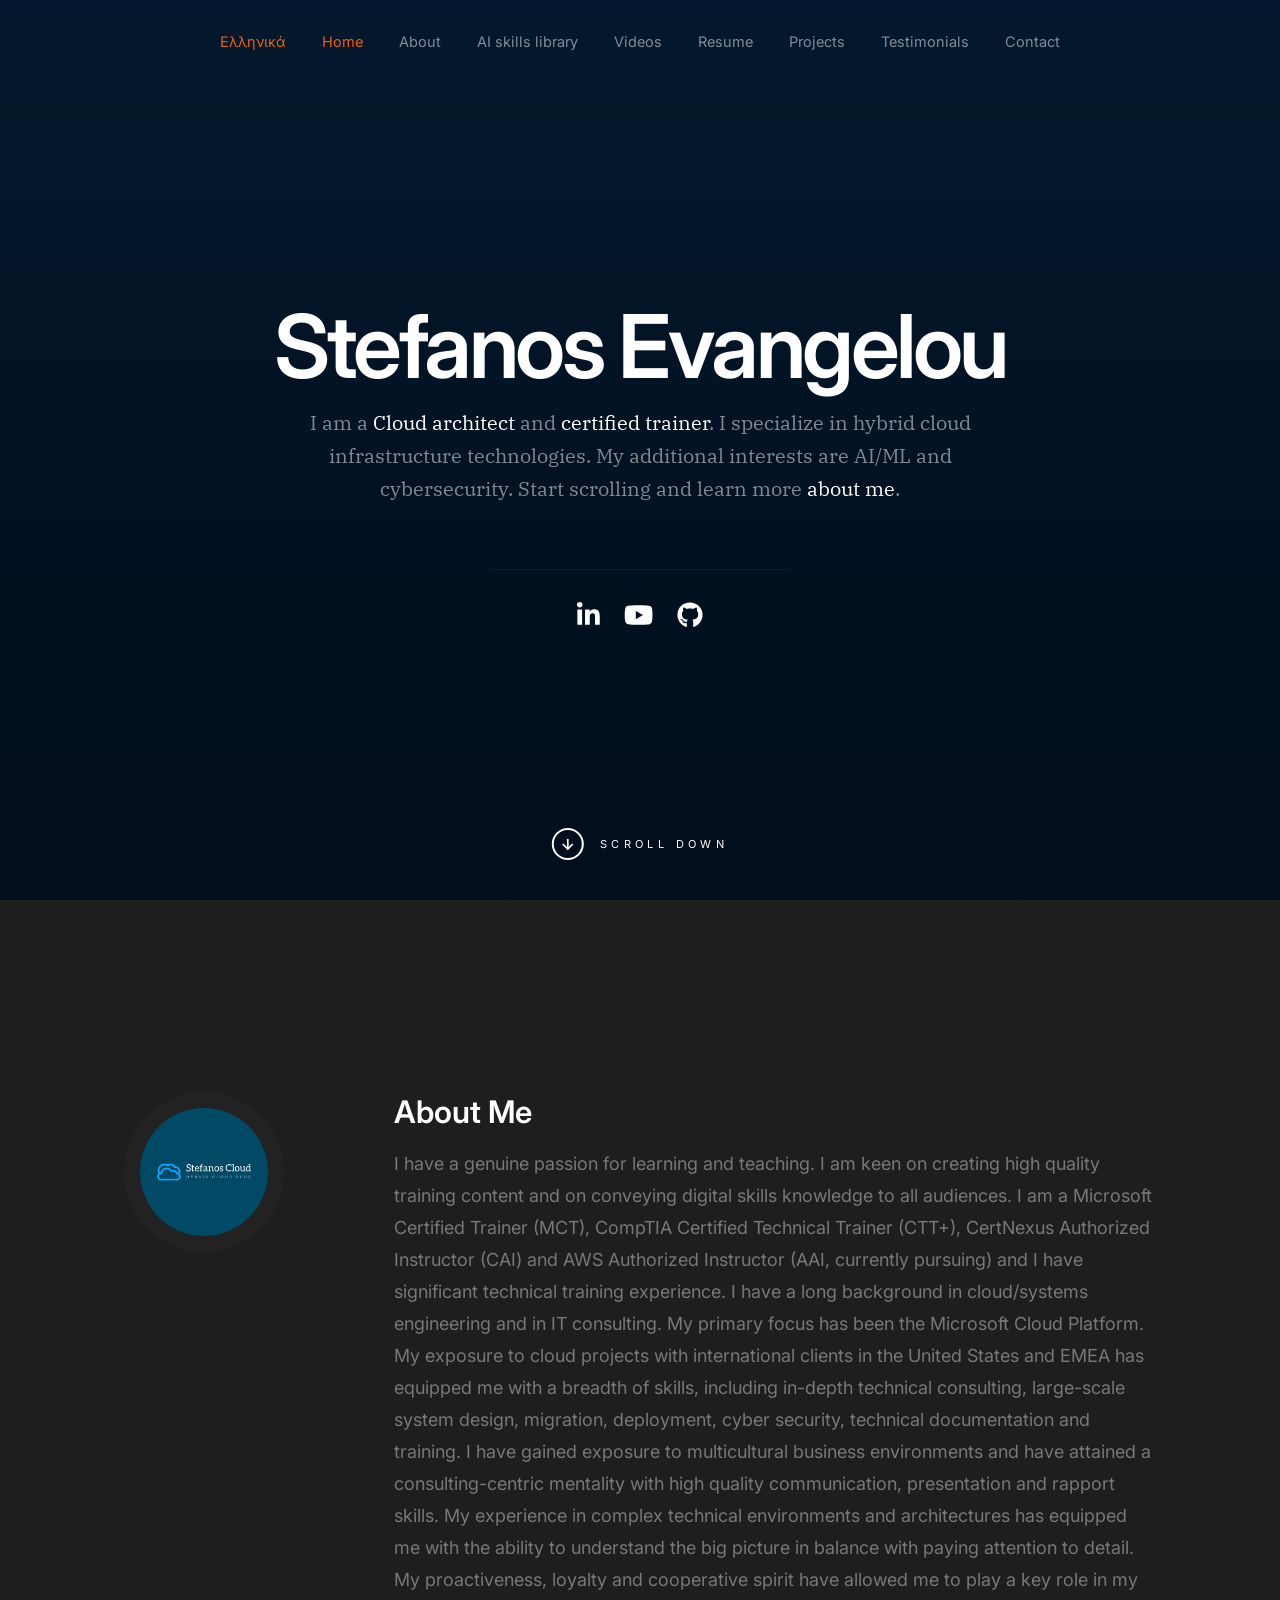
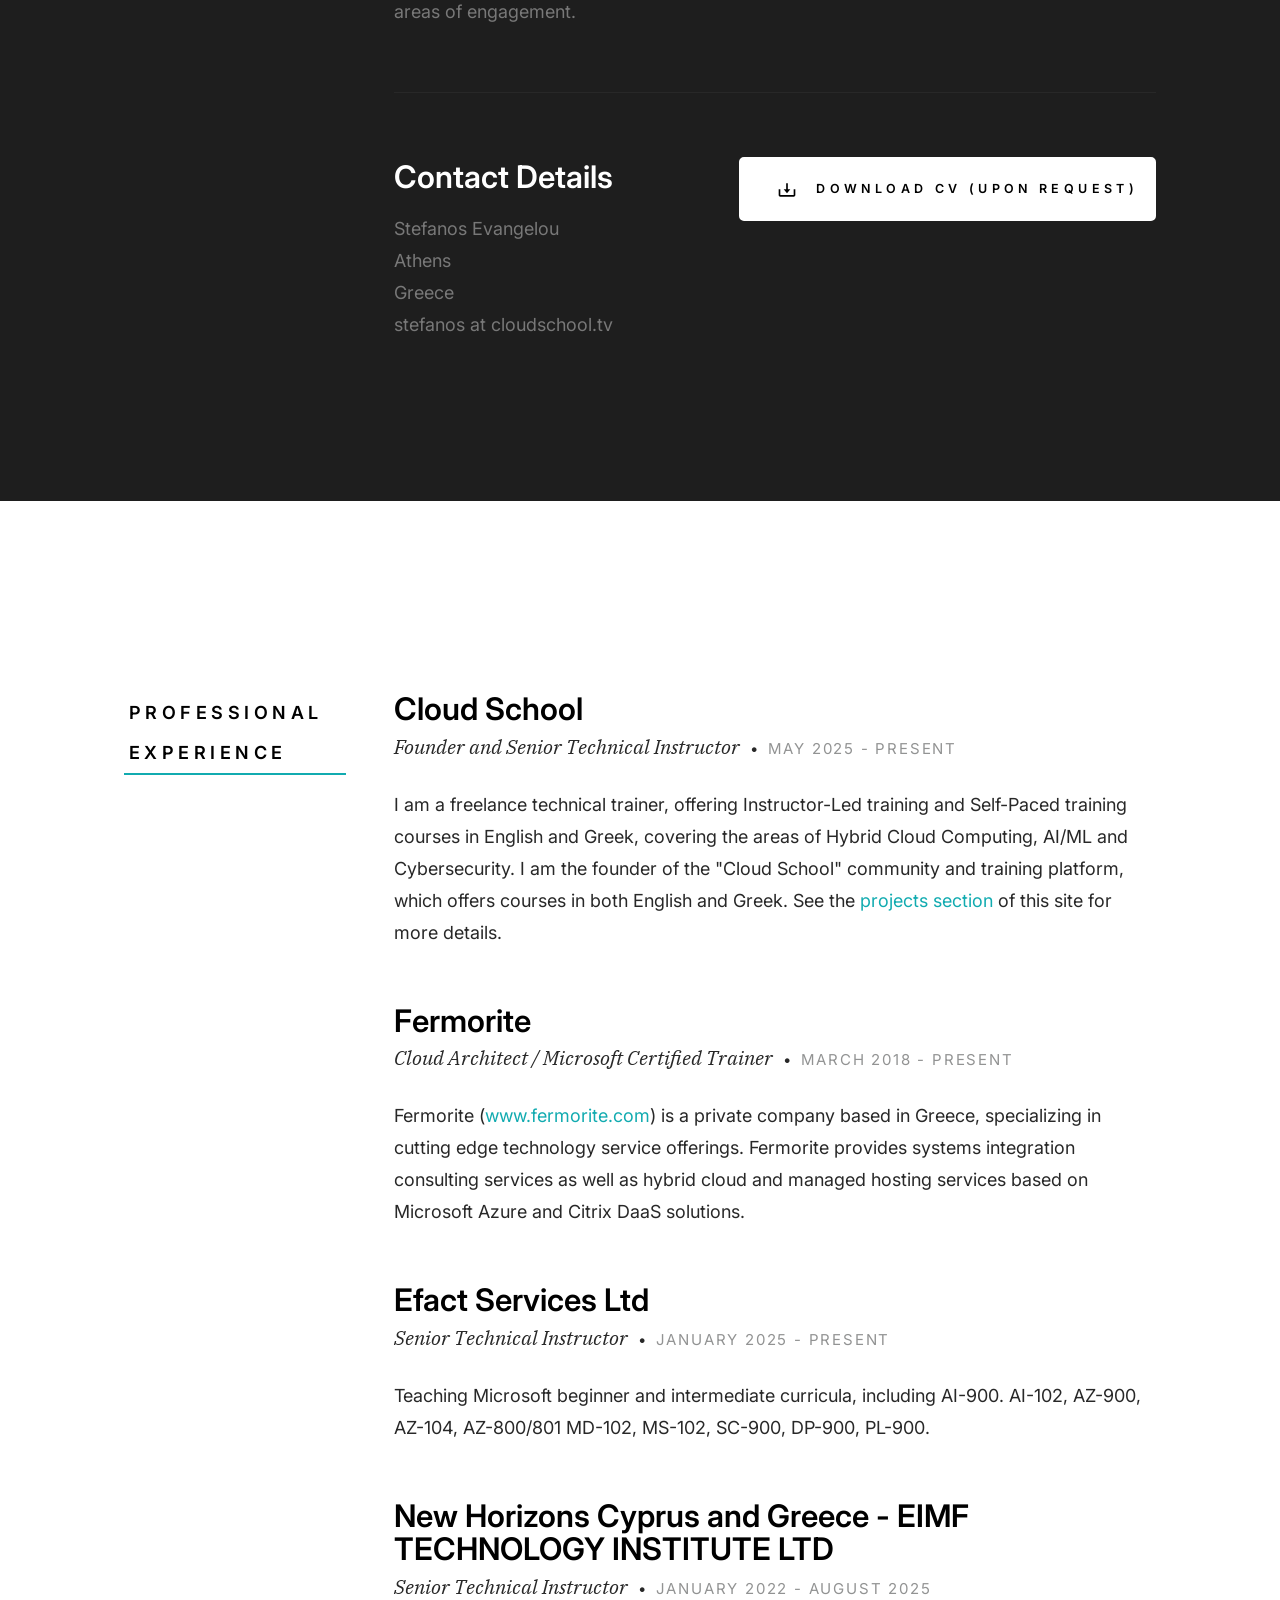
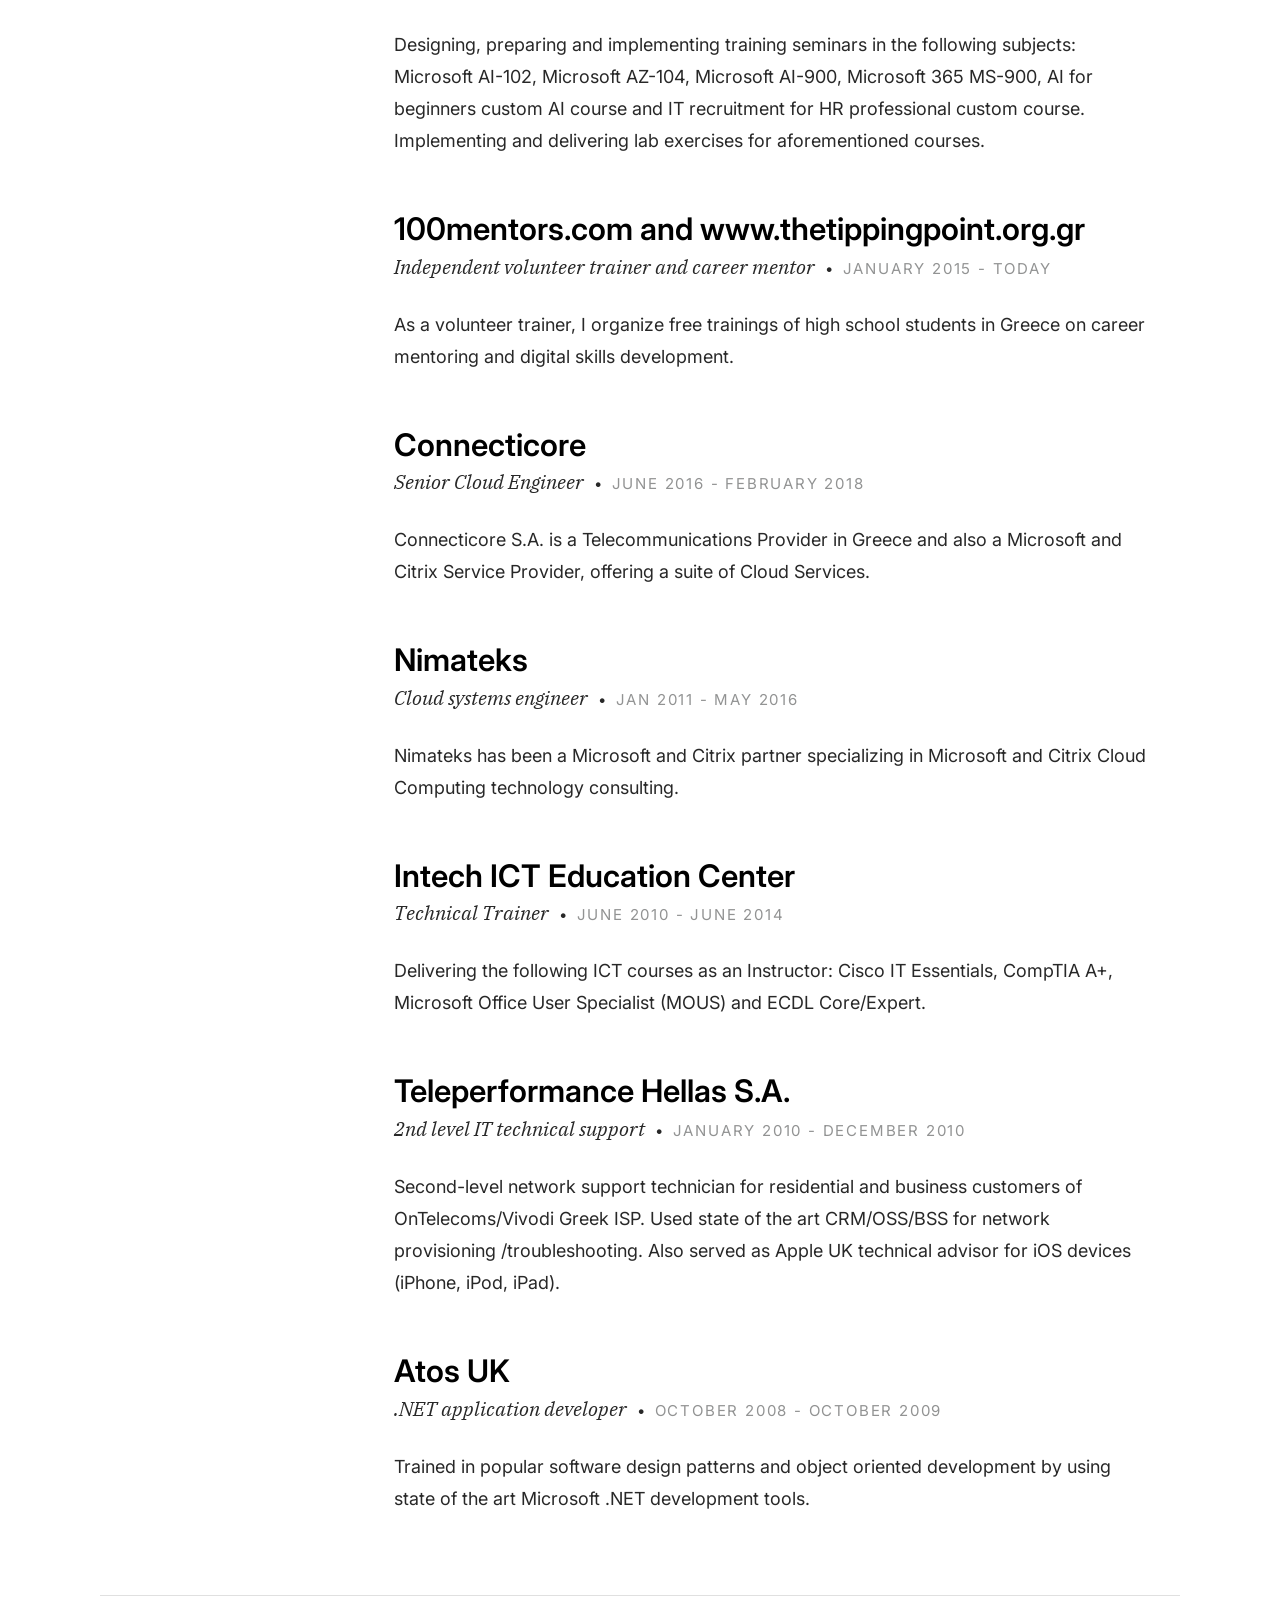
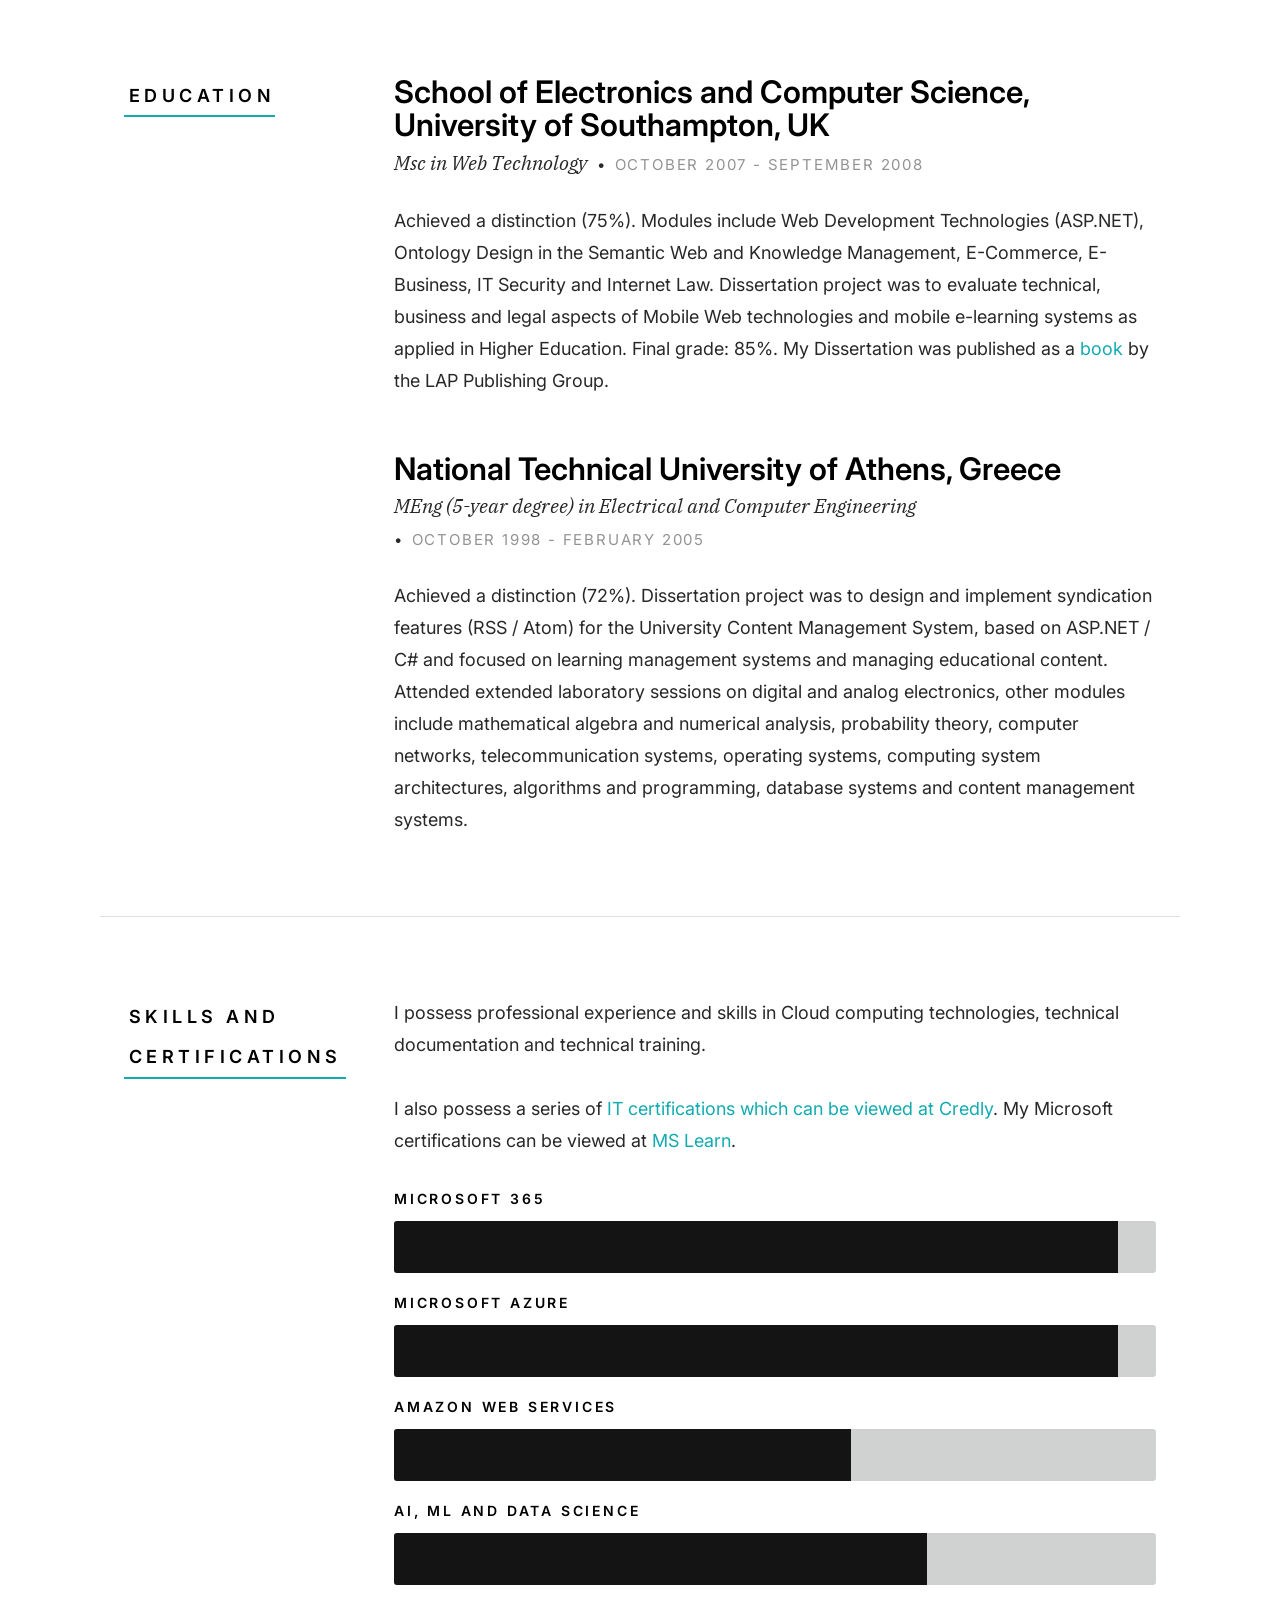
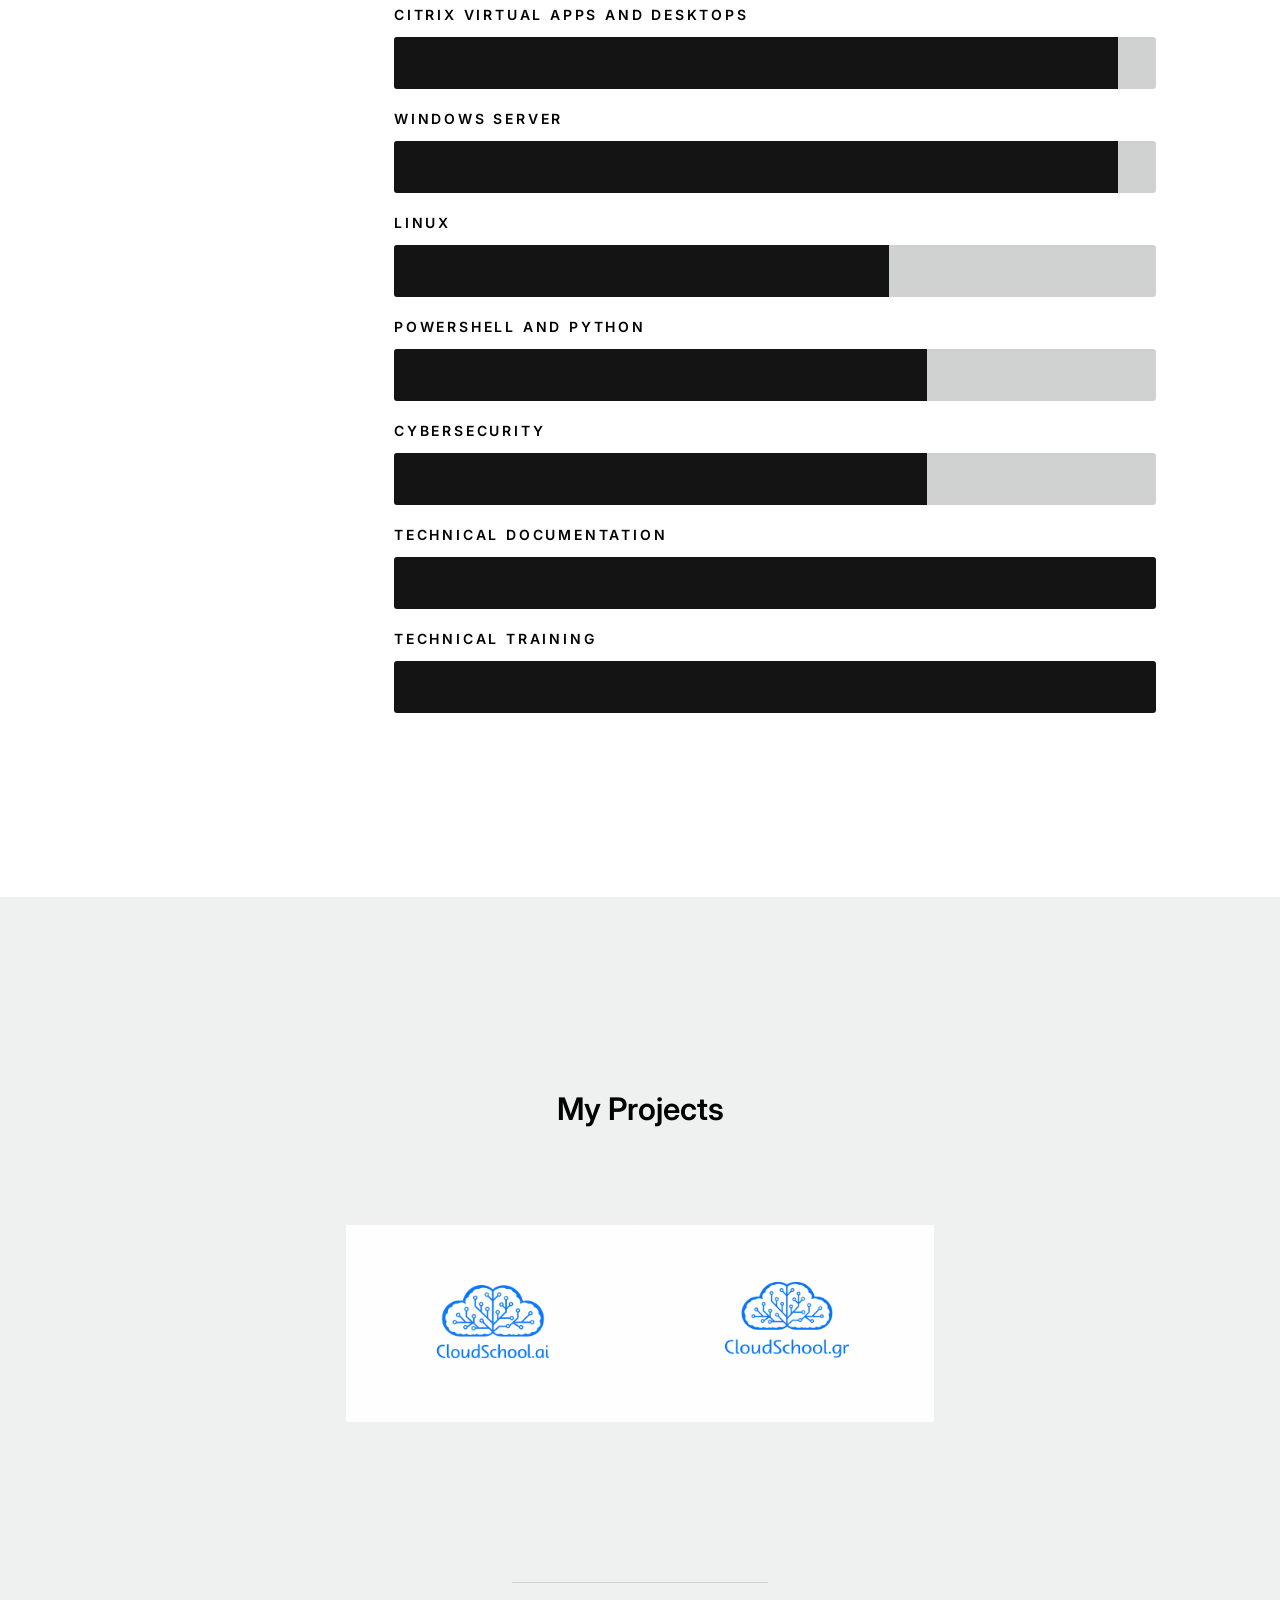
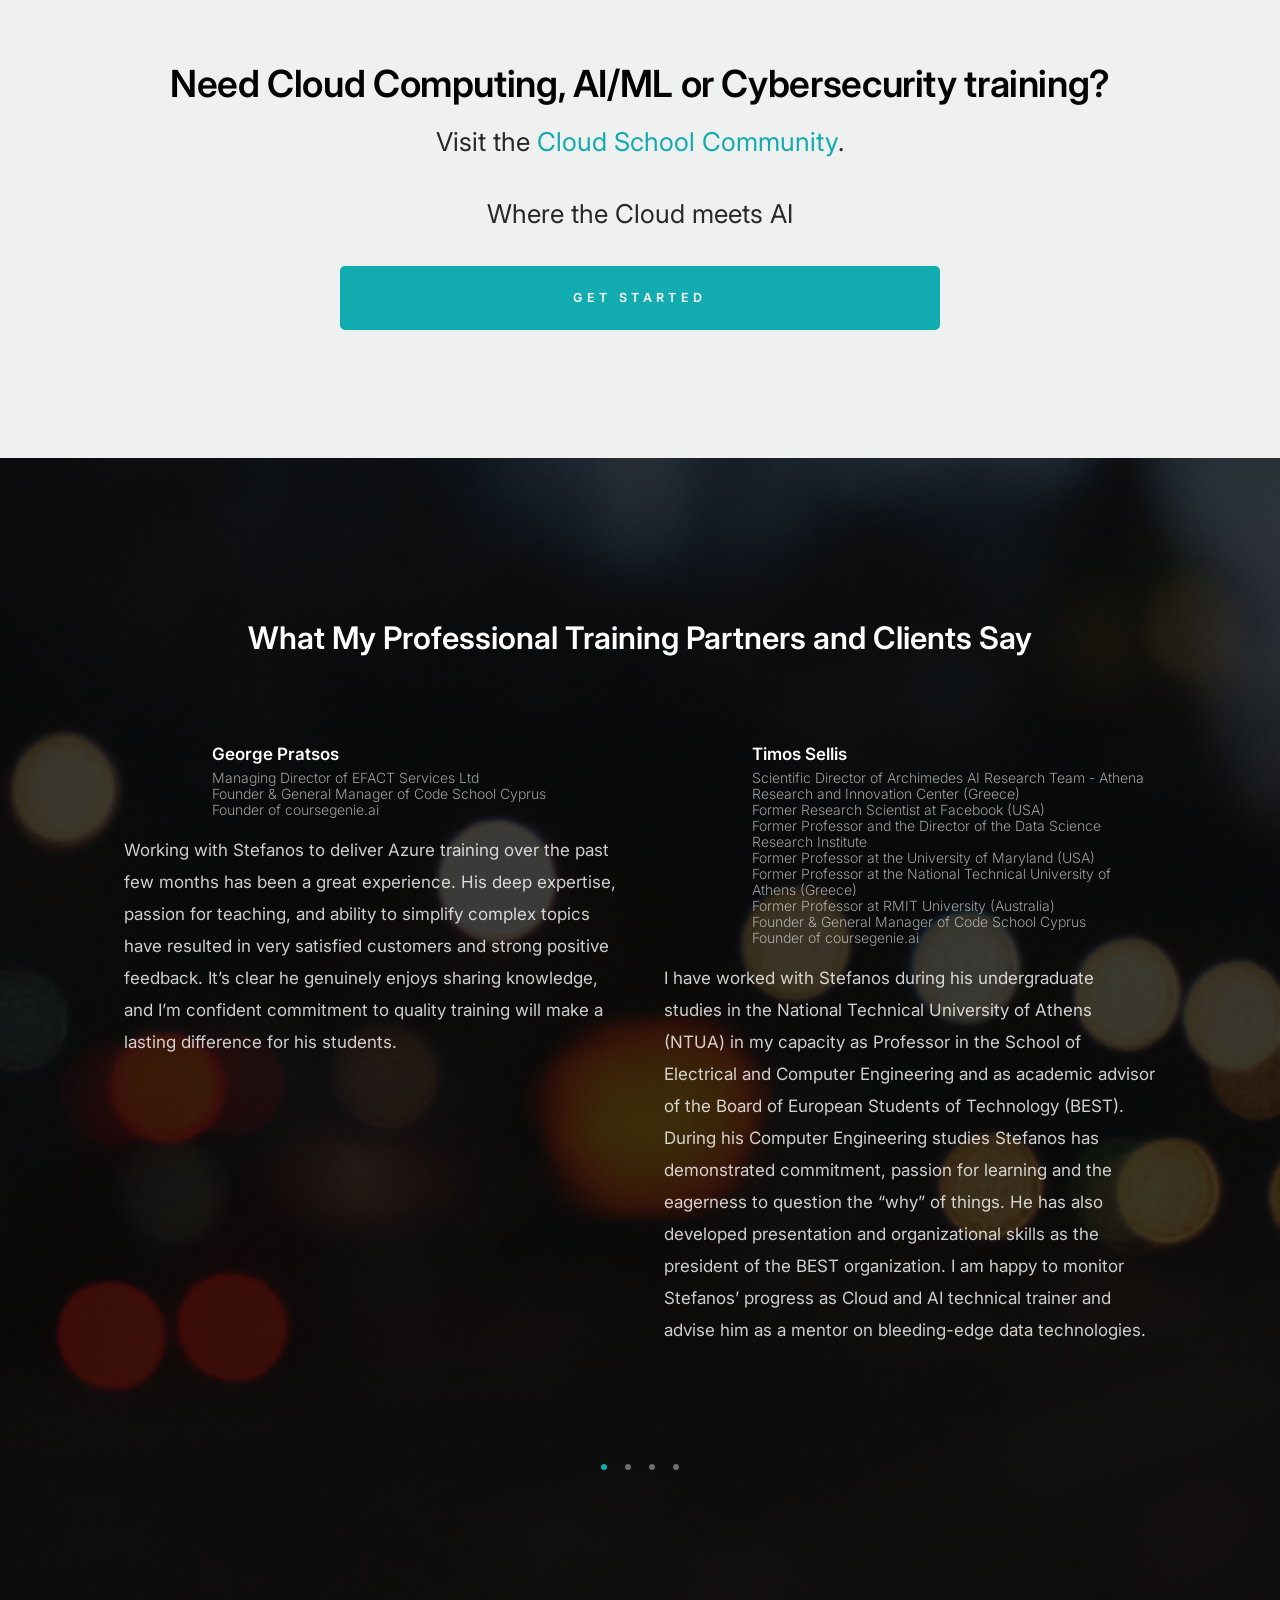
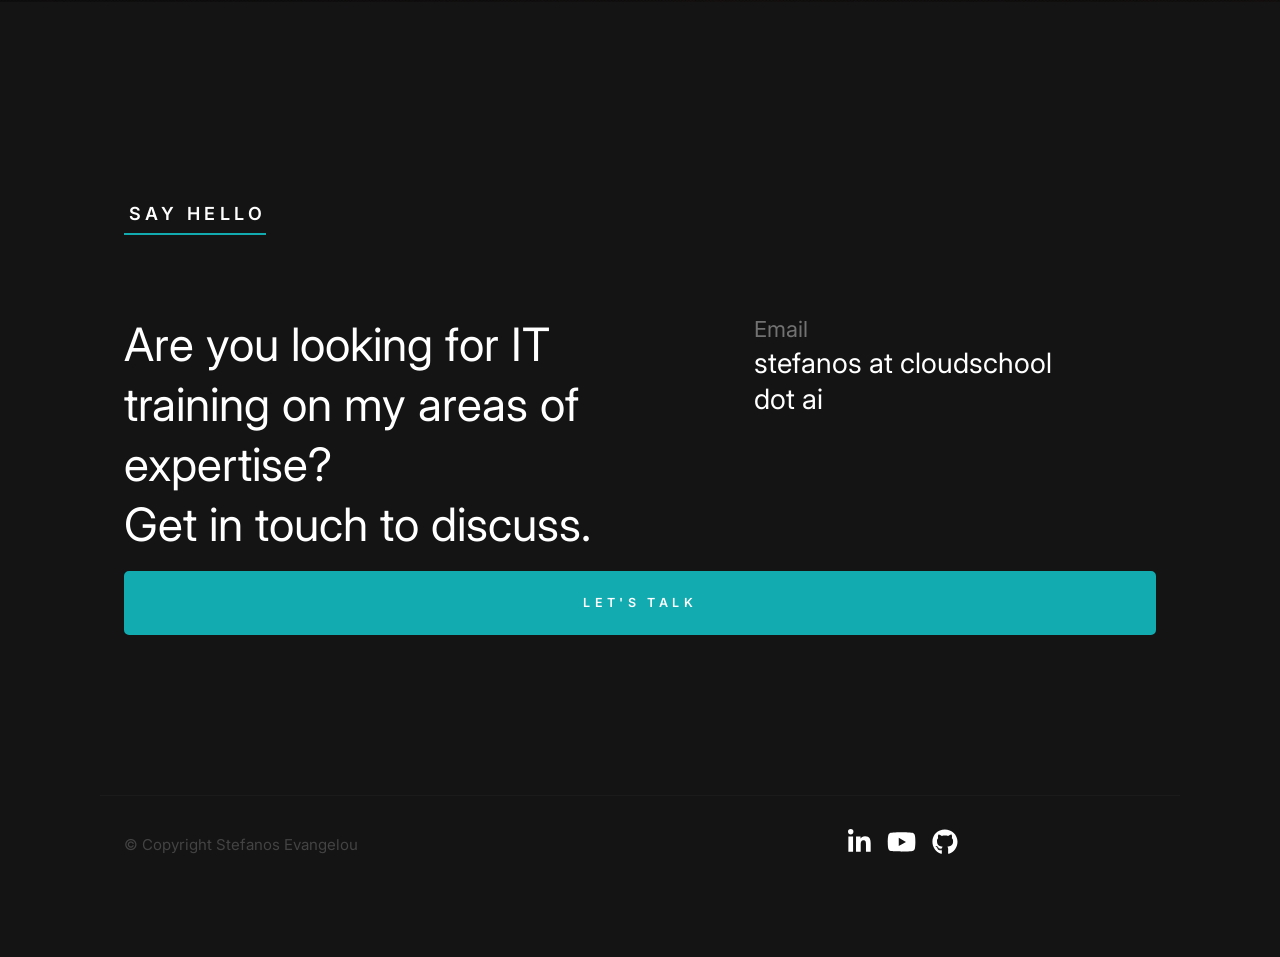
<file: index.html>
<!DOCTYPE html>
<html class="no-js" lang="en" xmlns:mso="urn:schemas-microsoft-com:office:office" xmlns:msdt="uuid:C2F41010-65B3-11d1-A29F-00AA00C14882">
<head>

    <!--- basic page needs
    ================================================== -->
    <meta charset="utf-8">
    <title>Stefanos Evangelou Web2 Site</title>
    <meta name="description" content="Stefanos Evangelou Web2 Site">
    <meta name="author" content="Stefanos Evangelou">

    <!-- mobile specific metas
    ================================================== -->
    <meta name="viewport" content="width=device-width, initial-scale=1">

    <!-- CSS
    ================================================== -->
    <link rel="stylesheet" href="css/styles.css">
    <link rel="stylesheet" href="css/vendor.css">

    <!-- script
    ================================================== -->
    <script defer src="js/vendor/fontawesome/all.min.js"></script>

    <!-- favicons
    ================================================== -->
    <link rel="apple-touch-icon" sizes="180x180" href="apple-touch-icon.png">
    <link rel="icon" type="image/png" sizes="32x32" href="favicon-32x32.png">
    <link rel="icon" type="image/png" sizes="16x16" href="favicon-16x16.png">
    <link rel="manifest" href="site.webmanifest">


<!--[if gte mso 9]><xml>
<mso:CustomDocumentProperties>
<mso:_dlc_DocId msdt:dt="string">3RVHPAQ5VF6D-1841909635-151545</mso:_dlc_DocId>
<mso:_dlc_DocIdItemGuid msdt:dt="string">4cd9769d-71f9-4433-9c9d-647b012976b6</mso:_dlc_DocIdItemGuid>
<mso:_dlc_DocIdUrl msdt:dt="string">https://stefanosevangeloulive.sharepoint.com/sites/marketing/_layouts/15/DocIdRedir.aspx?ID=3RVHPAQ5VF6D-1841909635-151545, 3RVHPAQ5VF6D-1841909635-151545</mso:_dlc_DocIdUrl>
</mso:CustomDocumentProperties>
</xml><![endif]-->
</head>

<body id="top" class="ss-preload">


    <!-- preloader
    ================================================== -->
    <div id="preloader">
        <div id="loader"></div>
    </div>


    <!-- header
    ================================================== -->
    <header class="s-header">
        <div class="row s-header__nav-wrap">
            <nav class="s-header__nav">
                <ul>

                    <li class="current"><a class="smoothscroll" target="_self" href="https://stefanoscloud.azurewebsites.net/el">Ελληνικά</a></li>
                    <li class="current"><a class="smoothscroll" href="#hero">Home</a></li>
                    <li><a class="smoothscroll" href="#about">About</a></li>
                    <li><a class="smoothscroll" href="https://skills.cloudschool.ai" target="_blank">AI skills library</a></li>
                    <li><a class="smoothscroll" href="https://youtube.com/@cloudschooltv" target="_blank">Videos</a></li>
                    <li><a class="smoothscroll" href="#resume">Resume</a></li>
                    <li><a class="smoothscroll" href="#portfolio">Projects</a></li>
                    <li><a class="smoothscroll" href="#testimonials">Testimonials</a></li>    
                    <li><a class="smoothscroll" href="#contact">Contact</a></li>
                </ul>
            </nav>
        </div> <!-- end row -->
        
        <a class="s-header__menu-toggle" href="#0" title="Menu">
            <span class="s-header__menu-icon"></span>
        </a>
    </header> <!-- end s-header -->


    <!-- hero
    ================================================== -->
    <section id="hero" class="s-hero target-section">

        <div class="s-hero__bg rellax" data-rellax-speed="-7"></div>

        <div class="row s-hero__content">
            <div class="column">

                <div class="s-hero__content-about">

                    <h1>Stefanos Evangelou</h1>

                    <h3>
                    I am a <span>Cloud architect</span> and <span>certified trainer</span>. I specialize in hybrid cloud infrastructure technologies. My additional interests are AI/ML and cybersecurity. Start scrolling and learn more <a class="smoothscroll" href="#about">about me</a>.
                    </p>
                    </h3>

                    <div class="s-hero__content-social">
<a href="https://linkedin.com/in/stefanoscloud" target="_blank"><i class="fab fa-linkedin-in" aria-hidden="true"></i></a>
<a href="https://www.youtube.com/@cloudschooltv" target="_blank"><i class="fab fa-youtube" aria-hidden="true"></i></a>
<a href="https://github.com/stefanoscloud" target="_blank"><i class="fab fa-github" aria-hidden="true"></i></a>

                        
                    </div>

                </div> <!-- end s-hero__content-about -->

            </div>
        </div> <!-- s-hero__content -->

        <div class="s-hero__scroll">
            <a href="#about" class="s-hero__scroll-link smoothscroll">
                <span class="scroll-arrow">
                    <svg xmlns="http://www.w3.org/2000/svg" width="24" height="24" viewBox="0 0 24 24" style="fill:rgba(0, 0, 0, 1);transform:;-ms-filter:"><path d="M18.707 12.707L17.293 11.293 13 15.586 13 6 11 6 11 15.586 6.707 11.293 5.293 12.707 12 19.414z"></path></svg>
                </span>
                <span class="scroll-text">Scroll Down</span>
            </a>
        </div> <!-- s-hero__scroll -->

    </section> <!-- end s-hero -->


    <!-- about
    ================================================== -->
    <section id="about" class="s-about target-section">

        <div class="row">
            <div class="column large-3 tab-12">
                <img class="s-about__pic" src="images/avatars/photo1.png" alt="">
            </div>
            <div class="column large-9 tab-12 s-about__content">
                <h3>About Me</h3>
                <p>
               I have a genuine passion for learning and teaching. I am keen on creating high quality training content and on conveying digital skills knowledge to all audiences. I am a Microsoft Certified Trainer (MCT), CompTIA Certified Technical Trainer (CTT+), CertNexus Authorized Instructor (CAI) and AWS Authorized Instructor (AAI, currently pursuing) and I have significant technical training experience. I have a long background in cloud/systems engineering and in IT consulting. My primary focus has been the Microsoft Cloud Platform. My exposure to cloud projects with international clients in the United States and EMEA has equipped me with a breadth of skills, including in-depth technical consulting, large-scale system design, migration, deployment, cyber security, technical documentation and training. I have gained exposure to multicultural business environments and have attained a consulting-centric mentality with high quality communication, presentation and rapport skills. My experience in complex technical environments and architectures has equipped me with the ability to understand the big picture in balance with paying attention to detail. My proactiveness, loyalty and cooperative spirit have allowed me to play a key role in my areas of engagement.
                </p>

                <hr>

                <div class="row s-about__content-bottom">
                    <div class="column w-1000-stack">
                        <h3>Contact Details</h3>
    
                        <p>
                        Stefanos Evangelou <br>
                        Athens <br>
                        Greece <br>
                        <!-- <a href="tel:+1975432345">+197 543 2345</a> <br>  -->
                        <a href="mailto:stefanos@cloudschool.ai">stefanos at cloudschool.tv</a>
                        </p>
                        
                    </div>
                    <div class="column w-1000-stack">
                        <a href="#0" class="btn btn--download">
                            <svg xmlns="http://www.w3.org/2000/svg" width="24" height="24" viewBox="0 0 24 24" style="fill:rgba(0, 0, 0, 1);transform:;-ms-filter:"><path d="M12 16L16 11 13 11 13 4 11 4 11 11 8 11z"></path><path d="M20,18H4v-7H2v7c0,1.103,0.897,2,2,2h16c1.103,0,2-0.897,2-2v-7h-2V18z"></path></svg>
                            Download CV (upon request)
                        </a>
                    </div>
                </div>
            </div>
        </div> <!-- end row -->

    </section> <!-- end s-about -->


    <!-- resume
    ================================================== -->
    <section id="resume" class="s-resume target-section">
        
        <div class="row s-resume__section">
            <div class="column large-3 tab-12">
                <h3 class="section-header-allcaps">Professional experience</h3>
            </div>
            <div class="column large-9 tab-12">


<!-- start resume-block -->
   <div class="resume-block">

                    <div class="resume-block__header">
                        <h4 class="h3">Cloud School</h4>
                        <p class="resume-block__header-meta">
                            <span>Founder and Senior Technical Instructor</span> 
                            <span class="resume-block__header-date">
                                May 2025 - Present
                            </span>
                        </p>
                    </div>

                    <p>
                    I am a freelance technical trainer, offering Instructor-Led training and Self-Paced training courses in English and Greek, covering the areas of Hybrid Cloud Computing, AI/ML and Cybersecurity. I am the founder of the "Cloud School" community and training platform, which offers courses in both English and Greek. See the <a href="https://stefanoscloud.azurewebsites.net/#portfolio" target="_self">projects section</a> of this site for more details.
                    </p>

                </div> <!-- end resume-block -->


<!-- start resume-block -->
                <div class="resume-block">

                    <div class="resume-block__header">
                        <h4 class="h3">Fermorite</h4>
                        <p class="resume-block__header-meta">
                            <span>Cloud Architect / Microsoft Certified Trainer</span> 
                            <span class="resume-block__header-date">
                                March 2018 - Present
                            </span>
                        </p>
                    </div>

                    <p>
                    Fermorite (<a href="https://www.fermorite.com" target="_blank">www.fermorite.com</a>) is a private company based in Greece, specializing in cutting edge technology service offerings. Fermorite provides systems integration consulting services as well as hybrid cloud and managed hosting services based on Microsoft Azure and Citrix DaaS solutions.
                    </p>

                </div> <!-- end resume-block -->


<!-- start resume-block -->
 <div class="resume-block">

                    <div class="resume-block__header">
                        <h4 class="h3">Efact Services Ltd</h4>
                        <p class="resume-block__header-meta">
                            <span>Senior Technical Instructor</span> 
                            <span class="resume-block__header-date">
                               January 2025 - Present
                            </span>
                        </p>
                    </div>

                    <p>
Teaching Microsoft beginner and intermediate curricula, including AI-900. AI-102, AZ-900, AZ-104, AZ-800/801 MD-102, MS-102, SC-900, DP-900, PL-900.          
</p>

                </div> <!-- end resume-block -->



<!-- start resume-block -->
 <div class="resume-block">

                    <div class="resume-block__header">
                        <h4 class="h3">New Horizons Cyprus and Greece - EIMF TECHNOLOGY INSTITUTE LTD</h4>
                        <p class="resume-block__header-meta">
                            <span>Senior Technical Instructor</span> 
                            <span class="resume-block__header-date">
                               January 2022 - August 2025
                            </span>
                        </p>
                    </div>

                    <p>
Designing, preparing and implementing training seminars in the following subjects: Microsoft AI-102, Microsoft AZ-104, Microsoft AI-900, Microsoft 365 MS-900, AI for beginners custom AI course and IT recruitment for HR professional custom course.
Implementing and delivering lab exercises for aforementioned courses.                   
</p>

                </div> <!-- end resume-block -->

          
		  
		  
		  <!-- start resume-block -->
 <div class="resume-block">

                    <div class="resume-block__header">
                        <h4 class="h3">100mentors.com and www.thetippingpoint.org.gr</h4>
                        <p class="resume-block__header-meta">
                            <span>Independent volunteer trainer and career mentor</span> 
                            <span class="resume-block__header-date">
                               January 2015 - Today
                            </span>
                        </p>
                    </div>

                    <p>
As a volunteer trainer, I organize free trainings of high school students in Greece on career mentoring and digital skills development.                 
</p>

                </div> <!-- end resume-block -->
		  
		  
		  
		  
                             
<!-- start resume-block -->
                <div class="resume-block">

                    <div class="resume-block__header">
                        <h4 class="h3">Connecticore</h4>
                        <p class="resume-block__header-meta">
                            <span>Senior Cloud Engineer</span> 
                            <span class="resume-block__header-date">
                                June 2016 - February 2018
                            </span>
                        </p>
                    </div>

                    <p>
                    Connecticore S.A. is a Telecommunications Provider in Greece and also a Microsoft and Citrix Service Provider, offering a suite of Cloud Services.
                    </p>

                </div> <!-- end resume-block -->
                
				
                <!-- start resume-block -->
                <div class="resume-block">

                    <div class="resume-block__header">
                        <h4 class="h3">Nimateks</h4>
                        <p class="resume-block__header-meta">
                            <span>Cloud systems engineer</span> 
                            <span class="resume-block__header-date">
                                Jan 2011 - May 2016
                            </span>
                        </p>
                    </div>

                    <p>
                    Nimateks has been a Microsoft and Citrix partner specializing in Microsoft and Citrix Cloud Computing technology consulting.
                    </p>

                </div> <!-- end resume-block -->
                
                
                
                <!-- start resume-block -->
                <div class="resume-block">

                    <div class="resume-block__header">
                        <h4 class="h3">Intech ICT Education Center</h4>
                        <p class="resume-block__header-meta">
                            <span>Technical Trainer</span> 
                            <span class="resume-block__header-date">
                                June 2010 - June 2014
                            </span>
                        </p>
                    </div>

                    <p>
                    Delivering the following ICT courses as an Instructor: Cisco IT Essentials, CompTIA A+, Microsoft Office User Specialist (MOUS) and ECDL Core/Expert.
                    </p>

                </div> <!-- end resume-block -->
                
				
                <!-- start resume-block -->
                                <div class="resume-block">

                    <div class="resume-block__header">
                        <h4 class="h3">Teleperformance Hellas S.A.</h4>
                        <p class="resume-block__header-meta">
                            <span>2nd level IT technical support</span> 
                            <span class="resume-block__header-date">
                                January 2010 - December 2010
                            </span>
                        </p>
                    </div>

                    <p>
                    Second-level network support technician for residential and business customers of OnTelecoms/Vivodi Greek ISP. Used state of the art CRM/OSS/BSS for network provisioning /troubleshooting. Also served as Apple UK technical advisor for iOS devices (iPhone, iPod, iPad).
                    </p>

                </div> <!-- end resume-block -->
                
                
				<!-- start resume-block -->
                                <div class="resume-block">

                    <div class="resume-block__header">
                        <h4 class="h3">Atos UK</h4>
                        <p class="resume-block__header-meta">
                            <span>.NET application developer</span> 
                            <span class="resume-block__header-date">
                                October 2008 - October 2009
                            </span>
                        </p>
                    </div>

                    <p>
                    Trained in popular software design patterns and object oriented development by using state of the art Microsoft .NET development tools.
                    </p>

                </div> <!-- end resume-block -->
                
                
                
            </div>
        </div> <!-- s-resume__section -->



        <div class="row s-resume__section">
            <div class="column large-3 tab-12">
                <h3 class="section-header-allcaps">Education</h3>
            </div>
            <div class="column large-9 tab-12">
                <div class="resume-block">

                    <div class="resume-block__header">
                        <h4 class="h3">School of Electronics and Computer Science, University of Southampton, UK</h4>
                        <p class="resume-block__header-meta">
                            <span>Msc in Web Technology</span> 
                            <span class="resume-block__header-date">
                                October 2007 - September 2008
                            </span>
                        </p>
                    </div>

                    <p>
                    Achieved a distinction (75%). Modules include Web Development Technologies (ASP.NET), Ontology Design in the Semantic Web and Knowledge Management, E-Commerce, E-Business, IT Security and Internet Law. Dissertation project was to evaluate technical, business and legal aspects of Mobile Web technologies and mobile e-learning systems as applied in Higher Education. 
                    Final grade: 85%. My Dissertation was published as a <a href="https://www.amazon.com/gp/product/383838766X" target="_blank">book</a> by the LAP Publishing Group.
                    </p>

                </div> <!-- end resume-block -->

                <div class="resume-block">

                    <div class="resume-block__header">
                        <h4 class="h3">National Technical University of Athens, Greece</h4>
                        <p class="resume-block__header-meta">
                            <span>MEng (5-year degree) in Electrical and Computer Engineering</span> 
                            <span class="resume-block__header-date">
                                October 1998 - February 2005
                            </span>
                        </p>
                    </div>

                    <p>
                    Achieved a distinction (72%). Dissertation project was to design and implement syndication features (RSS / Atom) for the University Content Management System, based on ASP.NET / C# and focused on learning management systems and managing educational content. Attended extended laboratory sessions on digital and analog electronics, other modules include mathematical algebra and numerical analysis, probability theory, computer networks, telecommunication systems, operating systems, computing system architectures, algorithms and programming, database systems and content management systems.
                    </p>

                </div> <!-- end resume-block -->
            </div>
        </div> <!-- s-resume__section -->


        <div class="row s-resume__section">
            <div class="column large-3 tab-12">
                <h3 class="section-header-allcaps">Skills and certifications</h3>
            </div>
            <div class="column large-9 tab-12">
                <div class="resume-block">

                    <p>
                    I possess professional experience and skills in Cloud computing technologies, technical documentation and technical training. 
                    </p> 
                    <p>
                    I also possess a series of <a href="https://www.credly.com/users/stefanosevangelou/badges" target="_blank"> IT certifications which can be viewed at Credly</a>. My Microsoft certifications can be viewed at <a href="https://learn.microsoft.com/en-us/users/stefanosevangelou/" target="_blank"> MS Learn</a>. 
                    </p>

                    <ul class="skill-bars-fat">
                        <li>
                        <div class="progress percent95"></div>
                        <strong>Microsoft 365</strong>
                        </li>
                        <li>
                        <div class="progress percent95"></div>
                        <strong>Microsoft Azure</strong>
                        </li>
                        <li>
                        <div class="progress percent60"></div>
                        <strong>Amazon Web Services</strong>
                        </li>
                        <li>
                        <div class="progress percent70"></div>
                        <strong>AI, ML and Data Science</strong>
                        </li>
                        <li>
                        <div class="progress percent95"></div>
                        <strong>Citrix Virtual Apps and Desktops</strong>
                        </li>
                        <li>
                        <div class="progress percent95"></div>
                        <strong>Windows Server</strong>
                        </li>
                        <li>
                        <div class="progress percent65"></div>
                        <strong>Linux</strong>
                        </li>
                        <li>
                        <div class="progress percent70"></div>
                        <strong>Powershell and Python</strong>
                        </li>
                                                                        <li>
                        <div class="progress percent70"></div>
                        <strong>Cybersecurity</strong>
                        </li>
                        
                                                <li>
                        <div class="progress percent100"></div>
                        <strong>Technical documentation</strong>
                        </li>
                                                <li>
                        <div class="progress percent100"></div>
                        <strong>Technical training</strong>
                        </li>
                    </ul>

                </div> <!-- end resume-block -->

            </div>
        </div> <!-- s-resume__section -->

    </section> <!-- end s-resume -->







    <!-- portfolio
    ================================================== -->
   
       <section id="portfolio" class="s-portfolio target-section">

        <div class="row s-portfolio__header">
            <div class="column large-12">
                <h3>My Projects</h3>
            </div>
        </div>

        <div class="row collapse block-large-1-4 block-medium-1-3 block-tab-1-2 block-500-stack folio-list">


<!-- start folio-item -->

            <div class="column folio-item">
                <a href="#modal-01" class="folio-item__thumb">
                    <img src="images/portfolio/csai-logo.png" 
                         srcset="images/portfolio/csai-logo.png 1x, images/portfolio/csai-logo.png 2x" alt="Cloud School AI Community">
                </a>
            </div> 
            
            <!-- end folio-item -->

<!-- start folio-item -->

            <div class="column folio-item">
                <a href="#modal-02" class="folio-item__thumb">
                    <img src="images/portfolio/csgr-logo.png" 
                         srcset="images/portfolio/csgr-logo.png 1x, images/portfolio/csgr-logo.png 2x" alt="CloudSchool.gr">
                </a>
            </div> 
            
            <!-- end folio-item -->

      

        </div> <!-- end folio-list -->




        <!-- Modal Templates Popup
        =========================================================== -->
        
        
       
        
<!-- start modal -->
        <div id="modal-01" hidden>
            <div class="modal-popup">
                <!--  <img src="images/portfolio/cstv-logo.png" alt="Cloud School Community" /> -->
    
                <div class="modal-popup__desc">
                    <h5>Cloud School AI</h5>
                    <p>I run the Cloud School AI Community. Cloud School AI is an educational online community and a cloud-based training platform. Cloud School AI service portfolio covers a wide range of training services, which include subjects falling under cloud computing, artificial intelligence, machine learning and cyber security. We take a learner-centric approach and strive to provide the highest quality of training courses, suited to all learning levels and audiences. We are based in Greece and we offer courses in English and Greek. Cloud School AI is a new school on-the-cloud and about-the-cloud.</p>
                    <ul class="modal-popup__cat">
                        <li>CloudOps</li>
                        <li>AIOps</li>
                        <li>SecOps</li>

                        
                    </ul>
                </div>
    
                <a href="https://cloudschool.ai" class="modal-popup__details" target="_blank">Cloud School AI Community</a>
            </div>
        </div> <!-- end modal -->
        
        
   <!-- start modal -->
        <div id="modal-02" hidden>
            <div class="modal-popup">
                <!--  <img src="images/portfolio/cstv-logo.png" alt="Cloud School Community" /> -->
    
                <div class="modal-popup__desc">
                    <h5>CloudSchool.gr</h5>
                    <p>CloudSchool.gr is the greek-content version of Cloud School. CloudSchool.gr offers free and subscription-based content in both Instructor-Led training (ILT) and Self-paced training (SPT) modes in the Greek language.</p>
                    <ul class="modal-popup__cat">
                        <li>CloudOps</li>
                        <li>AIOps</li>
                        <li>SecOps</li>

                        
                    </ul>
                </div>
    
                <a href="https://cloudschool.gr" class="modal-popup__details" target="_blank">CloudSchool.gr</a>
            </div>
        </div> <!-- end modal -->
        
    
    
           
   
    </section> <!-- end s-portfolio -->






 <!-- MUST ENABLE CTA AFTER RELEASING CCS -->



    <section class="s-cta">

        <div class="row">
            <div class="column">
                <h3 class="h2 section-desc">
                    Need Cloud Computing, AI/ML or Cybersecurity training?
                </h3>
            </div>
        </div>

        <div class="row cta-content">
            <div class="column">
                <p>
                Visit the <a href="https://cloudschool.ai" target="_blank">Cloud School Community</a>.
                <div>Where the Cloud meets AI</div>
                </p>

                <a href="https://cloudschool.ai" target="_blank" class="btn btn--primary h-full-width">Get Started</a>
            </div>
        </div> 
        

    </section> 
    







   <!-- Testimonials section -->
     
    <section id="testimonials" class="s-testimonials target-section">

        <div class="s-testimonials__bg"></div>

        <div class="row s-testimonials__header">
            <div class="column large-12">
                <h3>What My Professional Training Partners and Clients Say</h3>
            </div>
        </div>

        <div class="row s-testimonials__content">

            <div class="column">

                <div class="swiper-container testimonial-slider">

                    <div class="swiper-wrapper">
                        
                        
                        
                        <!-- start testimonial-slider__slide -->
                        
                        

                        <div class="testimonial-slider__slide swiper-slide">
                            <div class="testimonial-slider__author">
                                <!-- <img src="images/avatars/user-02.jpg" alt="George Pratsos" class="testimonial-slider__avatar">  -->
                                <cite class="testimonial-slider__cite">
                                    <strong>George Pratsos</strong>
                                    <span>Managing Director of EFACT Services Ltd</span>
                                        <span>Founder & General Manager of Code School Cyprus</span>
                                        <span>Founder of coursegenie.ai</span>
                                </cite>
                            </div>
                            <p>
                            Working with Stefanos to deliver Azure training over the past few months has been a great experience. His deep expertise, passion for teaching, and ability to simplify complex topics have resulted in very satisfied customers and strong positive feedback. It’s clear he genuinely enjoys sharing knowledge, and I’m confident commitment to quality training will make a lasting difference for his students.
                            </p>
                        </div> 
                        
                        <!-- end testimonial-slider__slide -->
        
        
       

 <!-- start testimonial-slider__slide -->
                        
                        

                        <div class="testimonial-slider__slide swiper-slide">
                            <div class="testimonial-slider__author">
                                <!-- <img src="images/avatars/user-02.jpg" alt="Timos Sellis" class="testimonial-slider__avatar">  -->
                                <cite class="testimonial-slider__cite">
                                    <strong>Timos Sellis</strong>
                                    <span>Scientific Director of Archimedes AI Research Team - Athena Research and Innovation Center (Greece) </span>
                                       <span> Former Research Scientist at Facebook (USA)</span>
                                       <span> Former Professor and the Director of the Data Science Research Institute </span>
                                        <span> Former Professor at the University of Maryland (USA)</span>
                                        <span> Former Professor at the National Technical University of Athens (Greece)</span>
                                       <span> Former Professor at RMIT University (Australia)</span>
                                        <span>Founder & General Manager of Code School Cyprus</span>
                                        <span>Founder of coursegenie.ai</span>
                                </cite>
                            </div>
                            <p>
                            I have worked with Stefanos during his undergraduate studies in the National Technical University of Athens (NTUA) in my capacity as Professor in the School of Electrical and Computer Engineering and as academic advisor of the Board of European Students of Technology (BEST). During his Computer Engineering studies Stefanos has demonstrated commitment, passion for learning and the eagerness to question the “why” of things. He has also developed presentation and organizational skills as the president of the BEST organization. I am happy to monitor Stefanos’ progress as Cloud and AI technical trainer and advise him as a mentor on bleeding-edge data technologies.
                            </p>
                        </div> 
                        
                        <!-- end testimonial-slider__slide -->




                         <!-- start testimonial-slider__slide -->
                        
                        

                        <div class="testimonial-slider__slide swiper-slide">
                            <div class="testimonial-slider__author">
                                <!-- <img src="images/avatars/user-02.jpg" alt="Iraklis Vaggelinos" class="testimonial-slider__avatar">  -->
                                <cite class="testimonial-slider__cite">
                                    <strong>Iraklis Vaggelinos</strong>
                                    <span>Former account executive at New Horizons Greece</span>
                                        <span>Customer Service Specialist at CQS S.A.</span>
                                </cite>
                            </div>
                            <p>
                            I had the opportunity to collaborate with Stefanos Evangelou, an exceptional trainer specializing in Cloud Computing and Artificial Intelligence. His expertise and deep knowledge of modern cloud technologies, along with AI applications, were evident from the very beginning.During the training sessions, Stefanos managed to clarify complex concepts in a simple and understandable way, while also providing practical examples that connected theory with real-world business needs. His ability to convey knowledge, patience in answering questions, and structured course delivery made the learning experience both effective and enjoyable.What I appreciated the most was his focus on the latest technological advancements, enhancing our skills in tools such as Microsoft Azure, and providing insights that were immediately applicable in practice.I highly recommend Stefanos to anyone looking to grow dynamically in the fields of Cloud Computing and Artificial Intelligence.
                            </p>
                        </div> 
                        
                        <!-- end testimonial-slider__slide -->




                         <!-- start testimonial-slider__slide -->
                        
                        

                        <div class="testimonial-slider__slide swiper-slide">
                            <div class="testimonial-slider__author">
                                <!-- <img src="images/avatars/user-02.jpg" alt="Alexis Myrianthopoulos" class="testimonial-slider__avatar">  -->
                                <cite class="testimonial-slider__cite">
                                    <strong>Alexis Myrianthopoulos</strong>
                                    <span>Business Development at New Horizons Cyprus and Greece</span>
                                  
                                </cite>
                            </div>
                            <p>
                          Working with Stefanos Evangelou has been an exceptional experience. His deep expertise in IT and Cyber Security, combined with a passion for teaching, sets him apart as an outstanding instructor. Stefanos has a rare talent for simplifying complex topics, making them accessible to his students, and his dedication to quality training consistently results in highly satisfied participants and glowing feedback. Sharp, professional, and genuinely committed to the success of those he works with, Stefanos�s enthusiasm for sharing knowledge leaves a lasting impact on everyone he trains. 
                            </p>
                        </div> 
                        
                        <!-- end testimonial-slider__slide -->





                         <!-- start testimonial-slider__slide -->
                        
                        

                        <div class="testimonial-slider__slide swiper-slide">
                            <div class="testimonial-slider__author">
                                <!-- <img src="images/avatars/user-02.jpg" alt="Eleni Ioannou" class="testimonial-slider__avatar">  -->
                                <cite class="testimonial-slider__cite">
                                    <strong>Eleni Ioannou</strong>
                                    <span>Sales Assistant, COMIT�Solutions Ltd Cyprus  </span>
                                       <span>Former New Horizons Operations officer for Cyprus and Greece</span>
                                </cite>
                            </div>
                            <p>
                            I had the privilege of working with Stefanos Evangelou in the field of IT and Cyber Security, and I can confidently say that his dedication and passion for his work are truly exceptional. Stefanos brings a rare combination of deep technical expertise and a genuine commitment to the success of those he works with. His punctuality, professionalism, and ability to make complex topics accessible set him apart as an outstanding instructor and collaborator. Through his leadership, over 100 professionals from both the public and private sectors have successfully completed HRDA-funded courses in Cyprus, significantly enhancing their skills and career prospects. Stefanos doesn’t just deliver training—he inspires excellence. His enthusiasm for the subject matter and his unwavering support make him a standout figure in the training community. I wholeheartedly recommend him to anyone seeking high-quality, impactful IT and Cyber Security expertise.
                            </p>
                        </div> 
                        
                        <!-- end testimonial-slider__slide -->
                     
                        
    
                    </div> 
                    
                    
                    <!-- end testimonial slider swiper-wrapper -->

                    <div class="swiper-pagination"></div>

                </div> 
                
                
                <!-- end swiper-container  -->
                
                

            </div> 
            
            <!-- end column  -->

        </div> 
        
        <!-- end row  -->

    </section> 
    <!-- end s-testimonials  -->






    <!-- contact
    ================================================== -->
    <section id="contact" class="s-contact target-section">

        <div class="row s-contact__header">
            <div class="column large-12">
                <h3 class="section-header-allcaps">Say Hello</h3>
            </div>
        </div>

        <div class="row s-contact__content">

            <div class="column large-7 medium-12">

                <h4 class="huge-text">
                Are you looking for IT training on my areas of expertise? 
                <div>Get in touch to discuss. </div>
                </h4>

            </div>

            <div class="column large-4 medium-12">

                <div class="row contact-infos">
                    <div class="column large-12 medium-6 tab-12">
                        <div class="contact-block">
                            <h5 class="contact-block__header">
                                Email
                            </h5>
                            <p class="contact-block__content">
                                <a class="mailtoui" href="mailto:stefanos@cloudschool.ai">stefanos at cloudschool dot ai</a>
                            </p>
                        </div> <!-- end contact-block -->
                    </div>
                    <!--
                    <div class="column large-12 medium-6 tab-12">
                        <div class="contact-block">
                            <h5 class="contact-block__header">
                                Phone
                            </h5>
                            <p class="contact-block__content">
                                <a href="tel:+1975432345">+197 543 2345</a>
                            </p>
                            
                            -->
                            
                        </div> <!-- end contact-block -->
                    </div>

                    <div class="column large-12">
                        <a href="mailto:stefanos@cloudschool.ai" class="mailtoui btn btn--primary h-full-width">Let's Talk</a>
                    </div>
                </div> <!-- end contact-infos -->

            </div>
        </div> <!-- s-contact__content -->

    </section> <!-- end s-contact -->
    

    <!-- footer
    ================================================== -->
    <footer class="s-footer">
        <div class="row">
            <div class="column large-4 medium-6 w-1000-stack s-footer__social-block">
                <ul class="s-footer__social">
                    <li><a href="https://linkedin.com/in/stefanoscloud" target="_blank"><i class="fab fa-linkedin-in" aria-hidden="true"></i></a></li>        
                    <li><a href="https://www.youtube.com/@cloudschooltv" target="_blank"><i class="fab fa-youtube" aria-hidden="true"></i></a></li>
                    <li><a href="https://github.com/stefanoscloud" target="_blank"><i class="fab fa-github" aria-hidden="true"></i></a></li>

                </ul>
            </div>

            <div class="column large-7 medium-6 w-1000-stack ss-copyright">
                <span>© Copyright Stefanos Evangelou</span>
            </div>
        </div>

        <div class="ss-go-top">
            <a class="smoothscroll" title="Back to Top" href="#top">
                <svg xmlns="http://www.w3.org/2000/svg" viewBox="0 0 24 24"><path d="M6 4h12v2H6zm5 10v6h2v-6h5l-6-6-6 6z"/></svg>
             </a>
        </div> <!-- end ss-go-top -->
    </footer>


    <!-- Java Script
    ================================================== -->
    <script src="js/plugins.js"></script>
    <script src="js/main.js"></script>

</body>

</html>
</file>
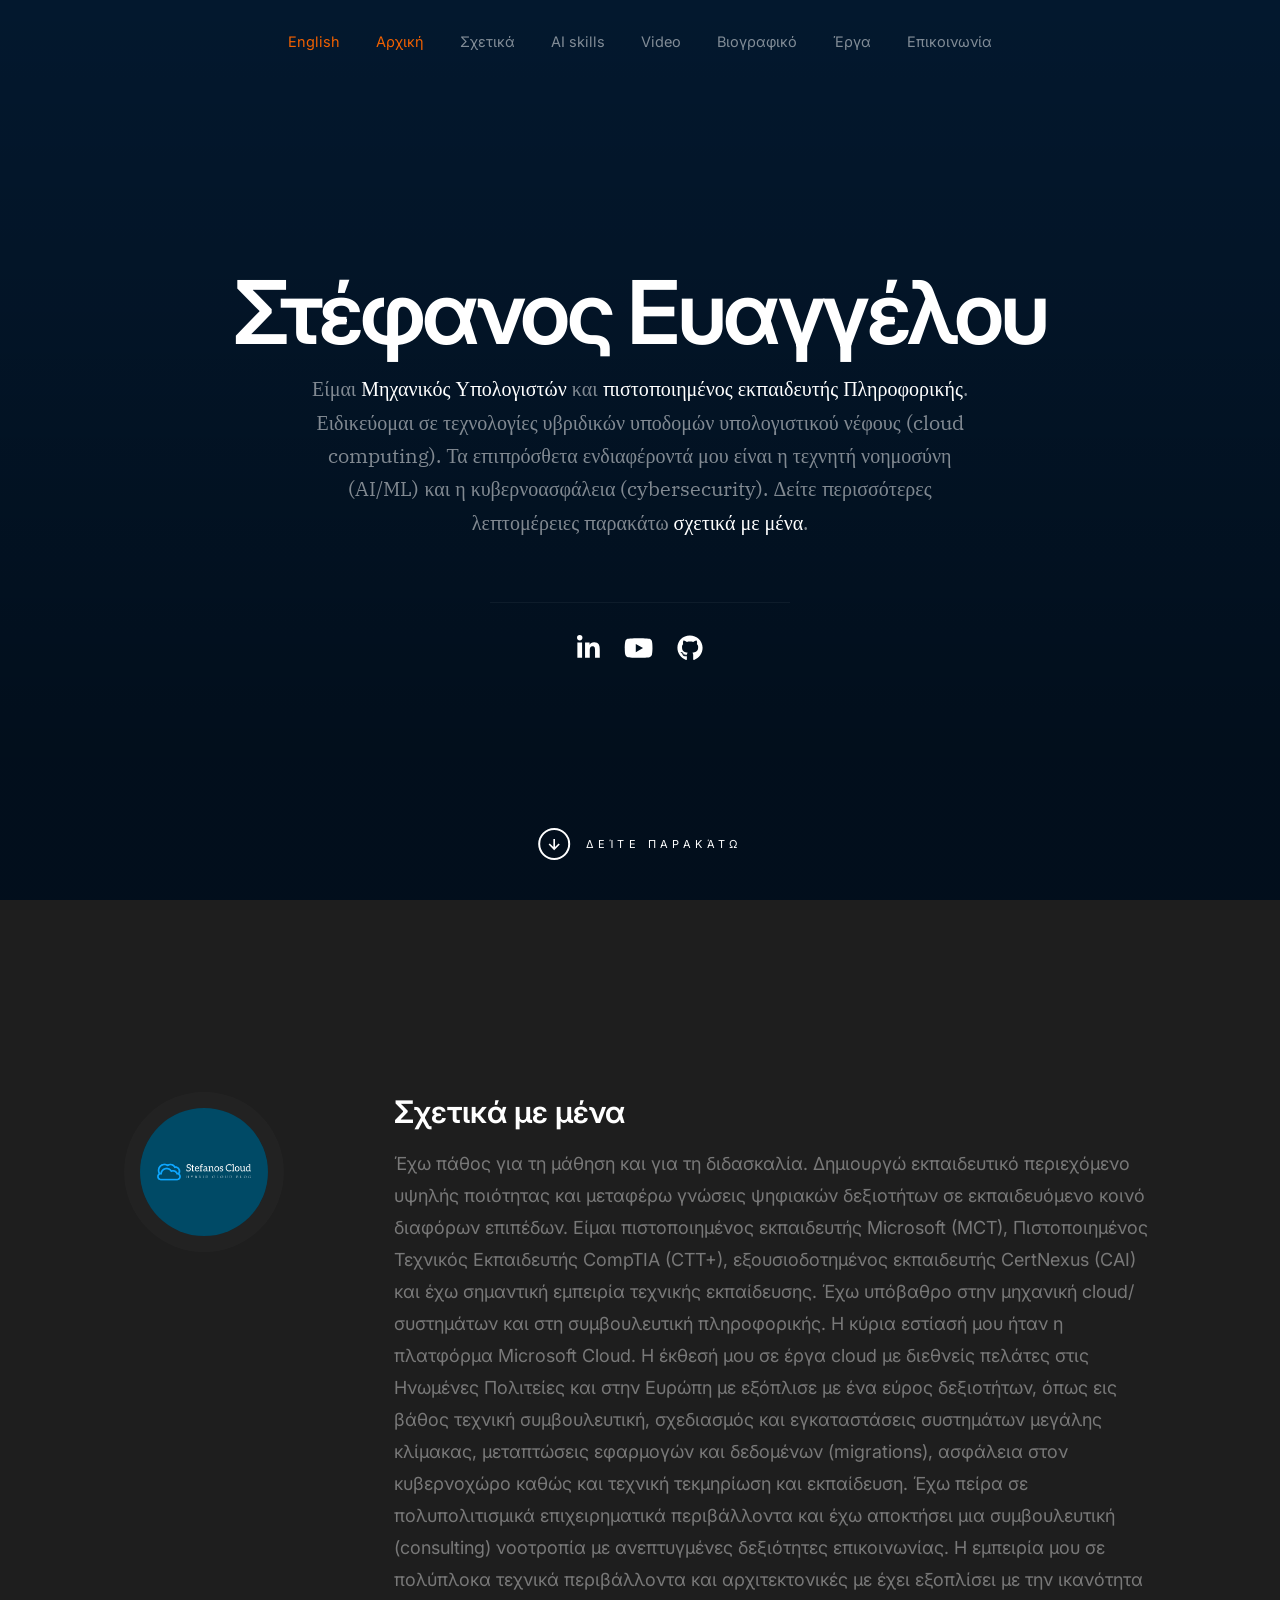
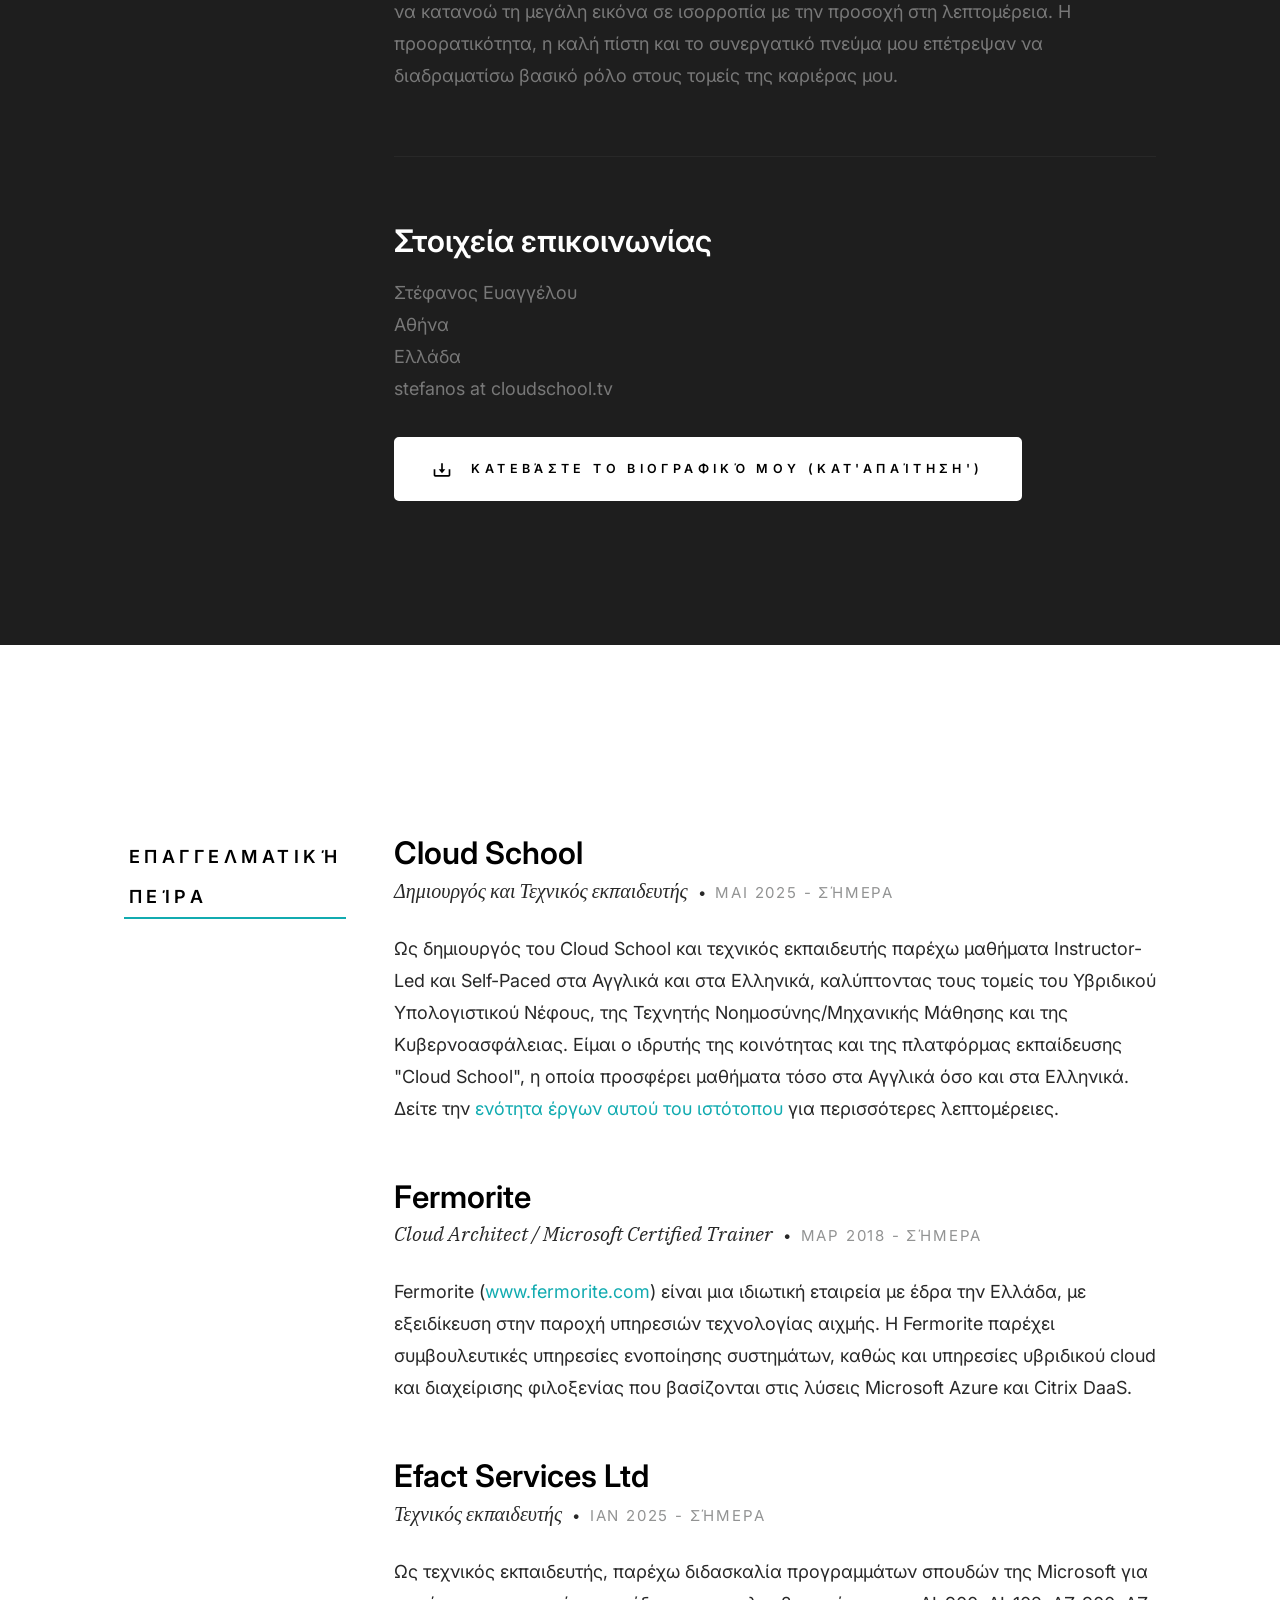
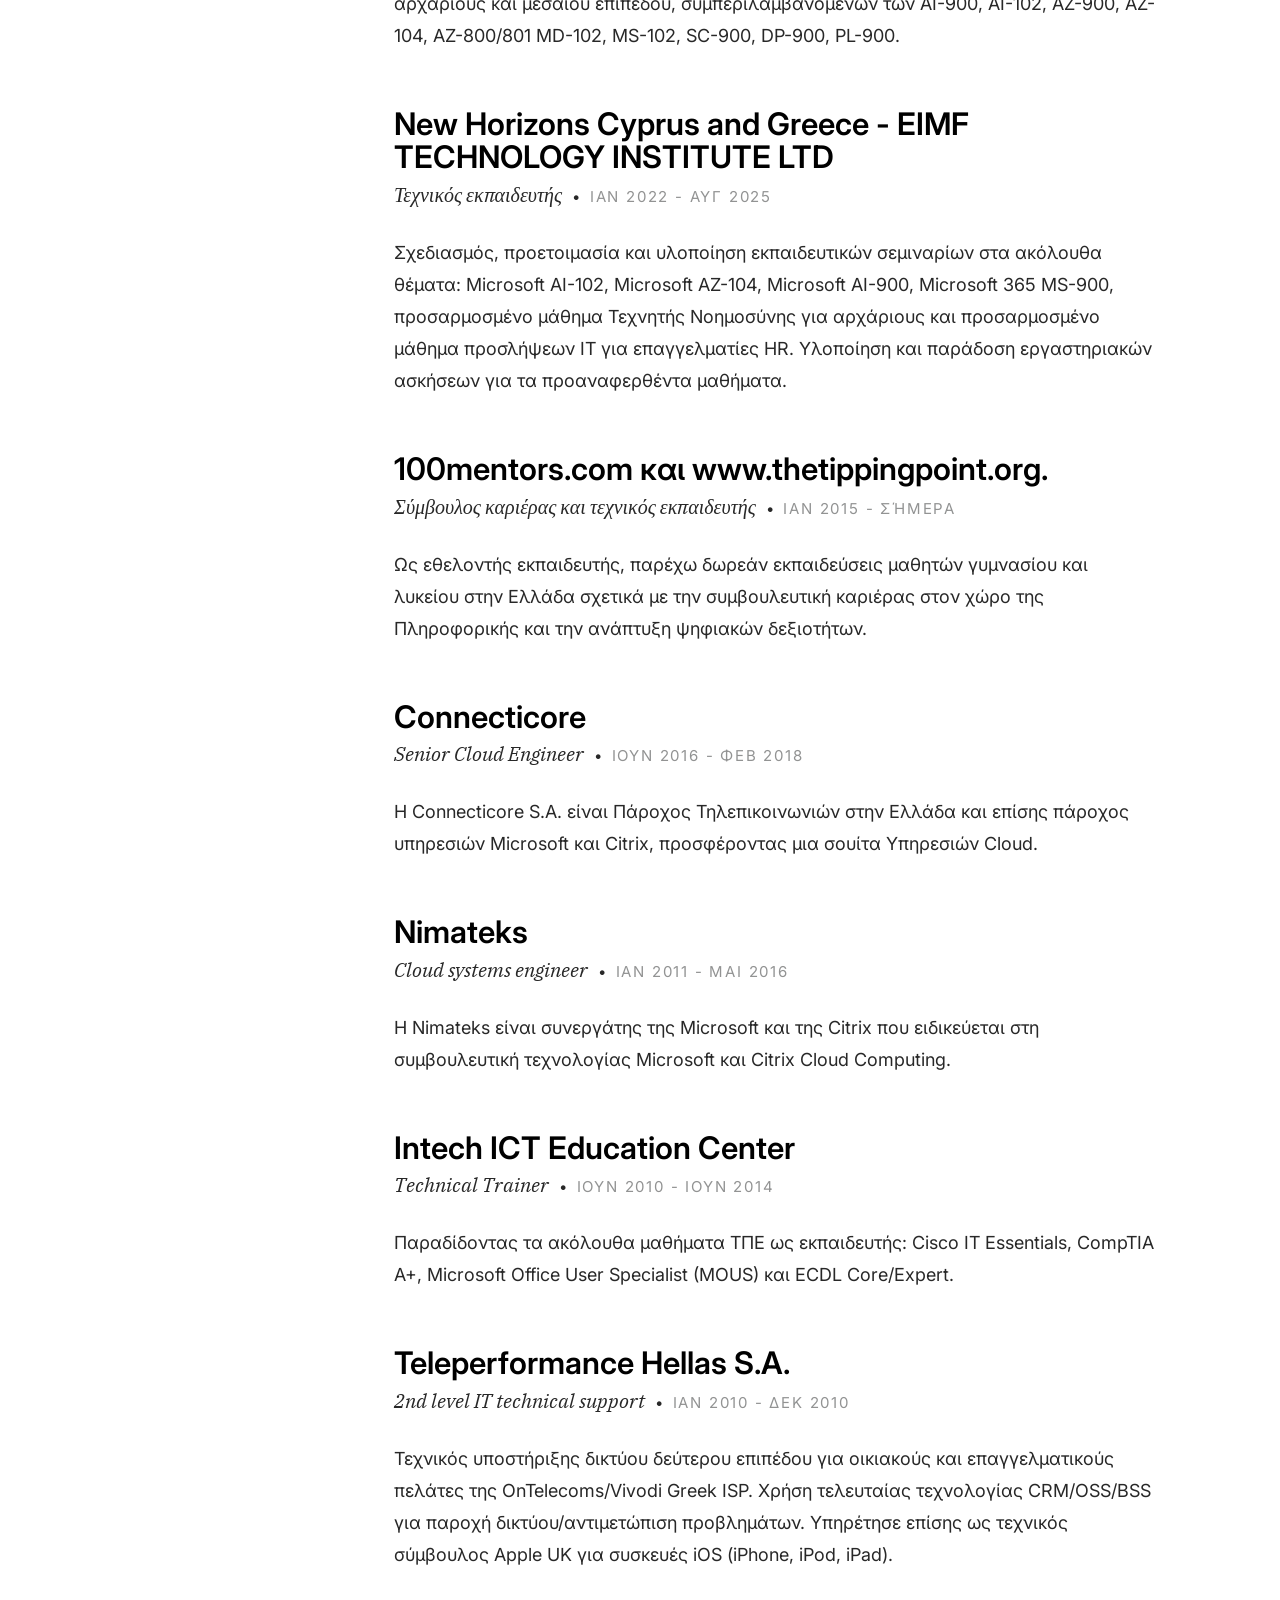
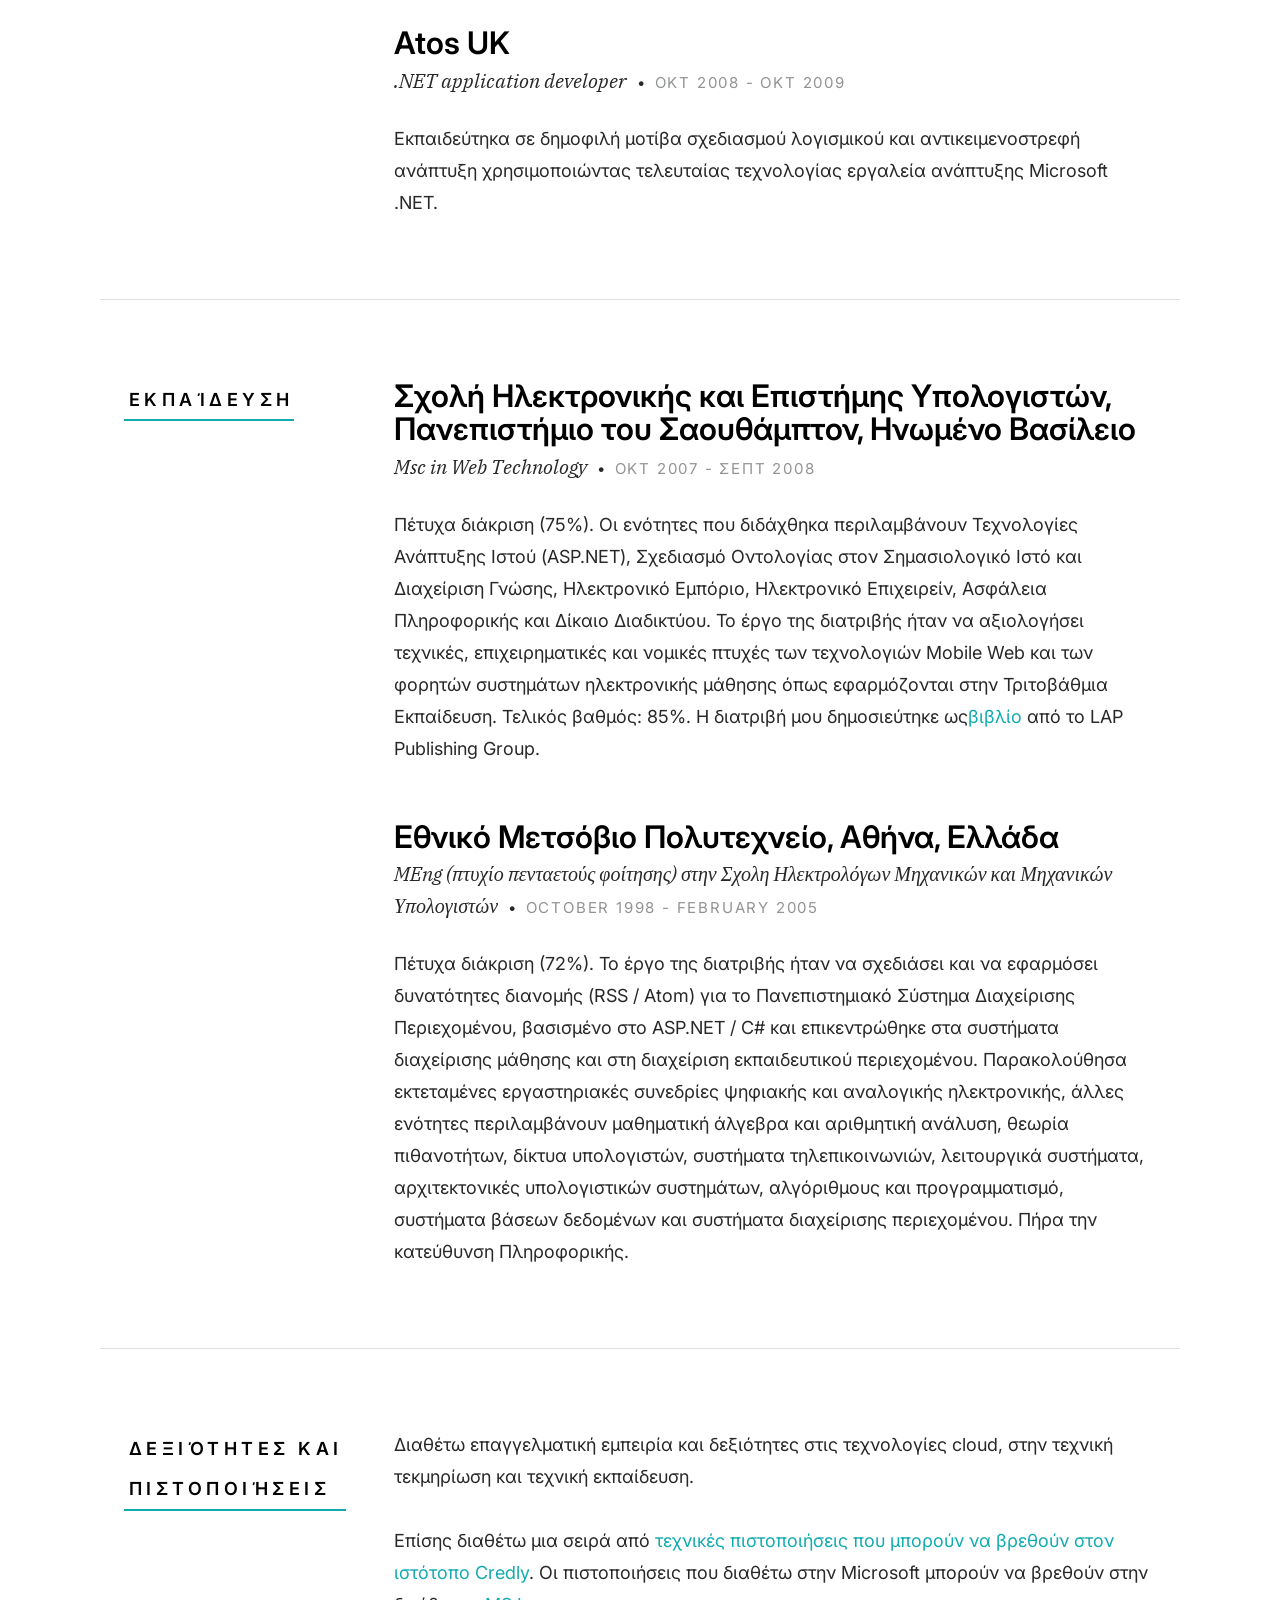
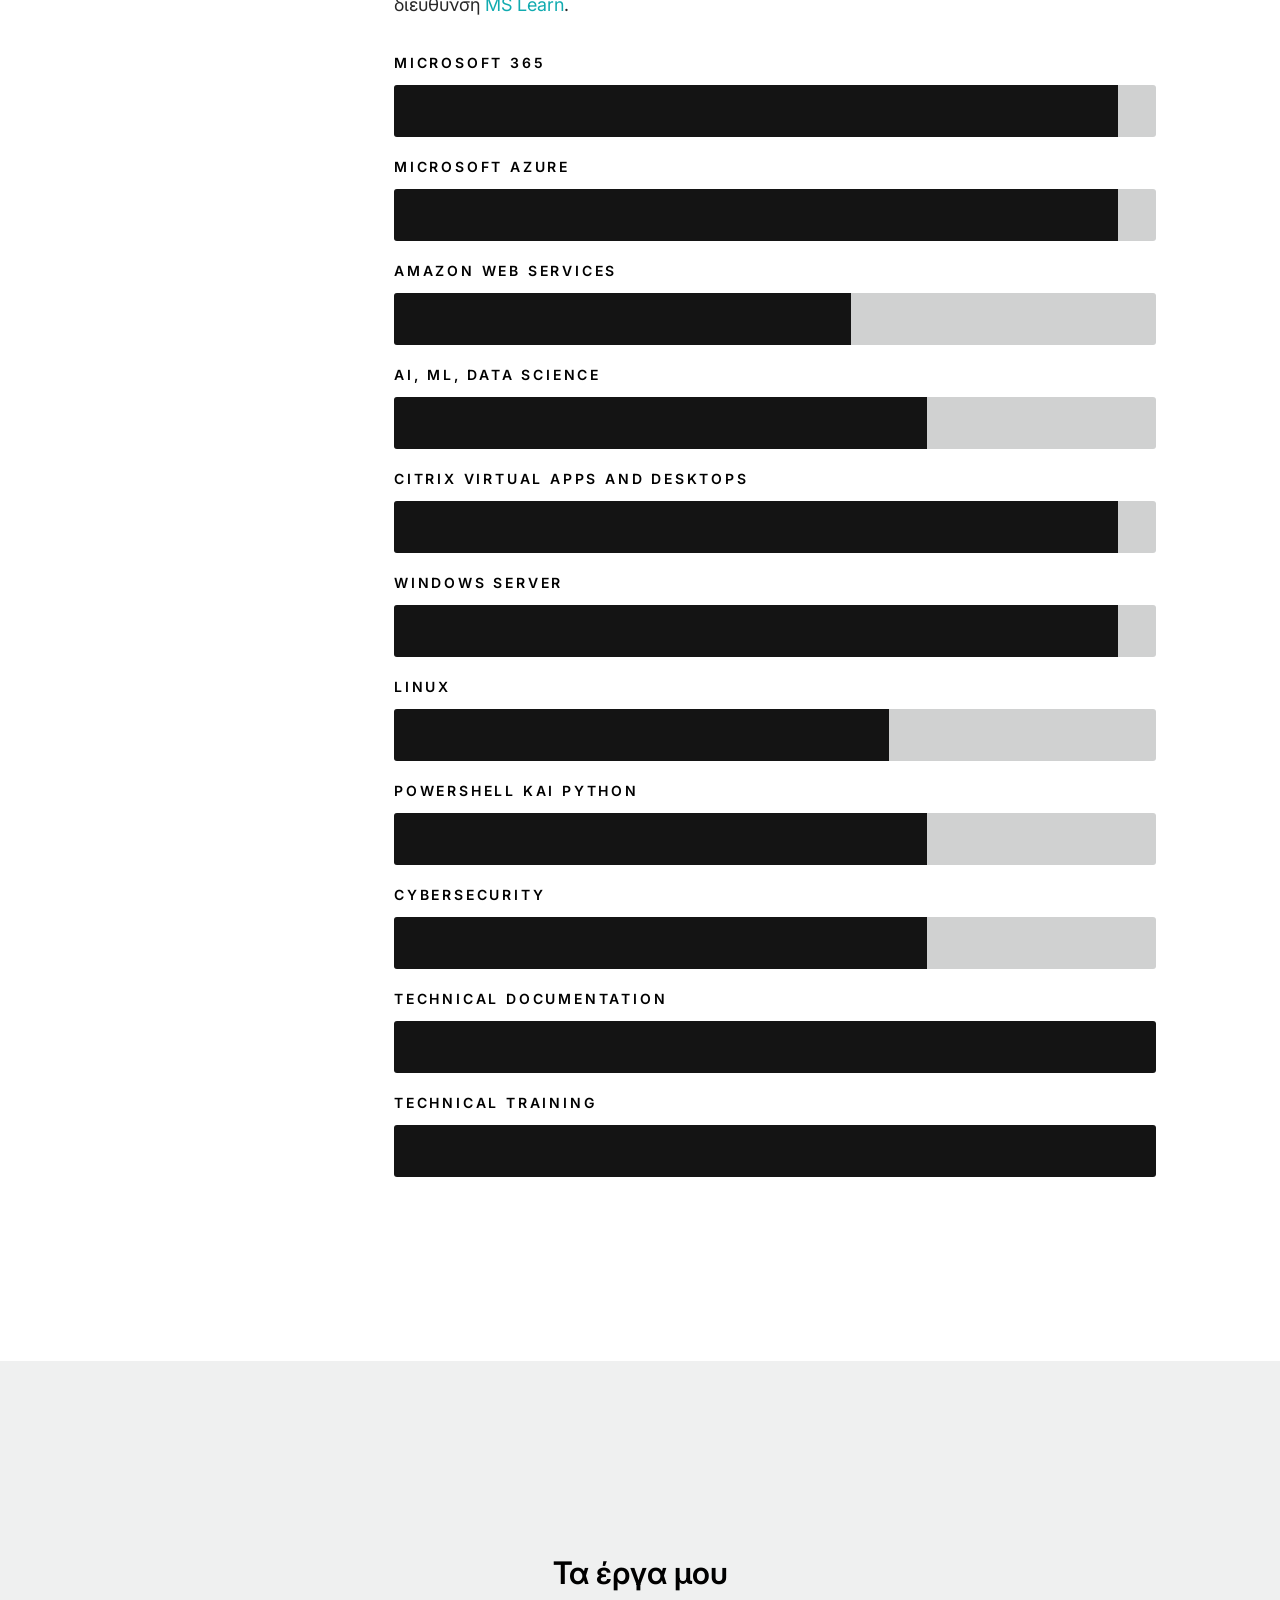
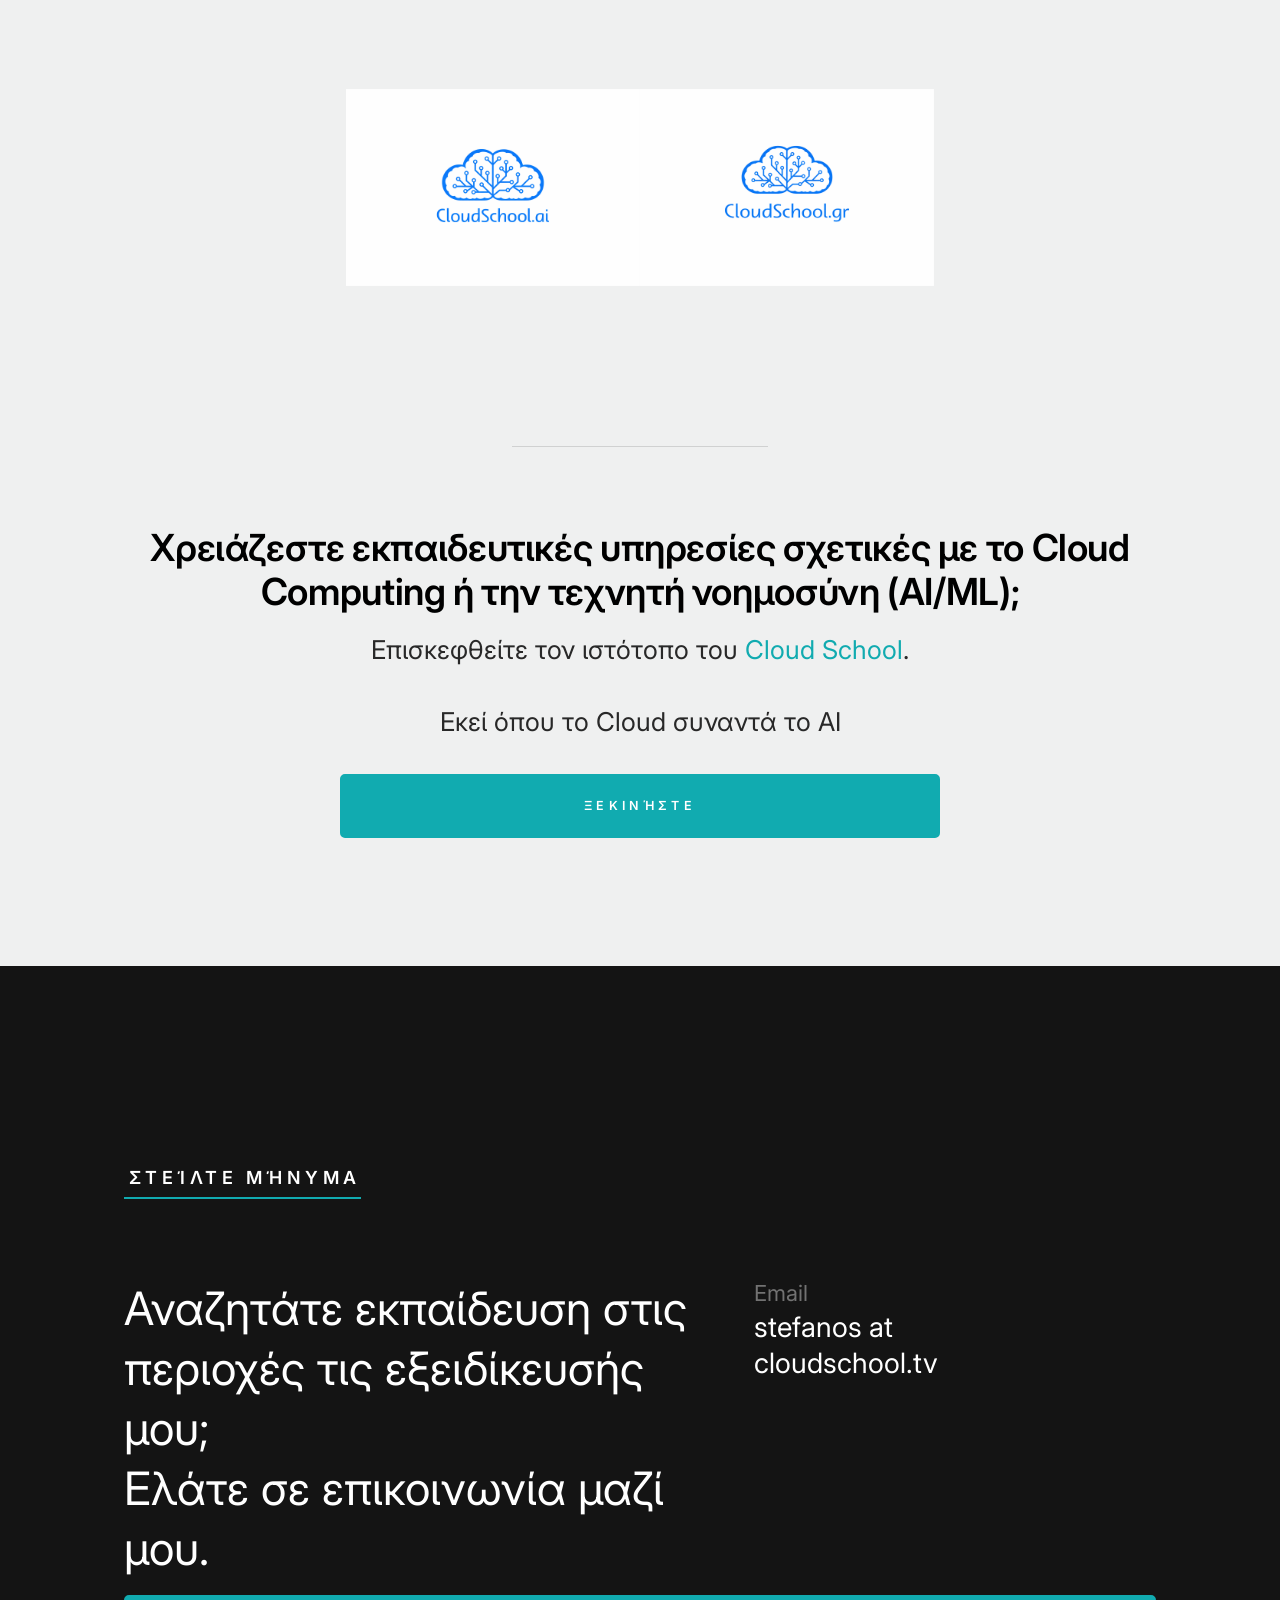
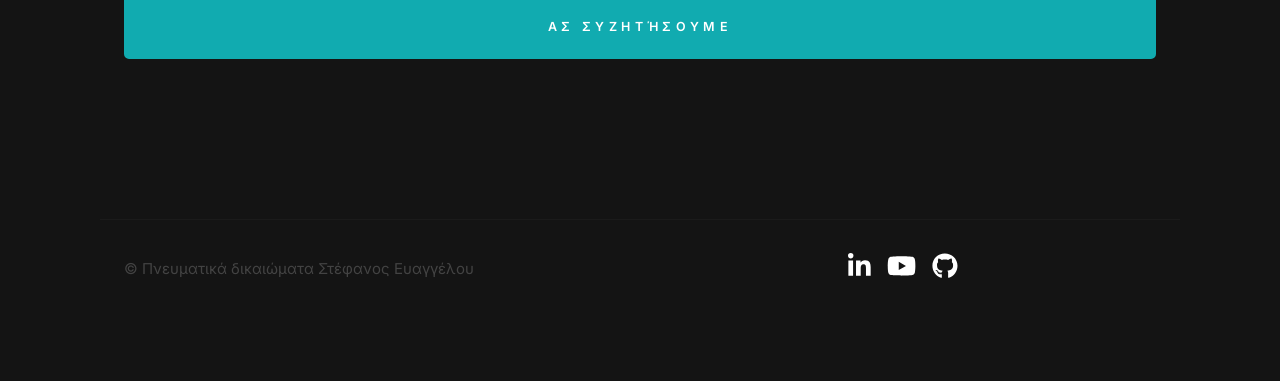
<file: el/index.html>
<!DOCTYPE html>
<html class="no-js" lang="en" xmlns:mso="urn:schemas-microsoft-com:office:office" xmlns:msdt="uuid:C2F41010-65B3-11d1-A29F-00AA00C14882">
<head>

    <!--- basic page needs
    ================================================== -->
    <meta charset="utf-8">
    <title>Στέφανος Ευαγγέλου - Ιστότοπος Web2</title>
    <meta name="description" content="Στέφανος Ευαγγέλου - Ιστότοπος Web2">
    <meta name="author" content="Στέφανος Ευαγγέλου">

    <!-- mobile specific metas
    ================================================== -->
    <meta name="viewport" content="width=device-width, initial-scale=1">

    <!-- CSS
    ================================================== -->
    <link rel="stylesheet" href="css/styles.css">
    <link rel="stylesheet" href="css/vendor.css">

    <!-- script
    ================================================== -->
    <script defer src="js/vendor/fontawesome/all.min.js"></script>

    <!-- favicons
    ================================================== -->
    <link rel="apple-touch-icon" sizes="180x180" href="apple-touch-icon.png">
    <link rel="icon" type="image/png" sizes="32x32" href="favicon-32x32.png">
    <link rel="icon" type="image/png" sizes="16x16" href="favicon-16x16.png">
    <link rel="manifest" href="site.webmanifest">


<!--[if gte mso 9]><xml>
<mso:CustomDocumentProperties>
<mso:_dlc_DocId msdt:dt="string">3RVHPAQ5VF6D-1841909635-151571</mso:_dlc_DocId>
<mso:_dlc_DocIdItemGuid msdt:dt="string">b72452c3-3610-4689-bfa8-9603a094511b</mso:_dlc_DocIdItemGuid>
<mso:_dlc_DocIdUrl msdt:dt="string">https://stefanosevangeloulive.sharepoint.com/sites/marketing/_layouts/15/DocIdRedir.aspx?ID=3RVHPAQ5VF6D-1841909635-151571, 3RVHPAQ5VF6D-1841909635-151571</mso:_dlc_DocIdUrl>
</mso:CustomDocumentProperties>
</xml><![endif]-->
</head>

<body id="top" class="ss-preload">


    <!-- preloader
    ================================================== -->
    <div id="preloader">
        <div id="loader"></div>
    </div>


    <!-- header
    ================================================== -->
    <header class="s-header">
        <div class="row s-header__nav-wrap">
            <nav class="s-header__nav">
                <ul>

                    <li class="current"><a class="smoothscroll" target="_self" href="https://stefanoscloud.azurewebsites.net">English</a></li>
                    <li class="current"><a class="smoothscroll" href="#hero">Αρχική</a></li>
                    <li><a class="smoothscroll" href="#about">Σχετικά</a></li>
                    <li><a class="smoothscroll" href="https://skills.cloudschool.ai" target="_blank">AI skills</a></li>
                    <li><a class="smoothscroll" href="https://youtube.com/@cloudschooltv" target="_blank">Video</a></li>
                    <li><a class="smoothscroll" href="#resume">Βιογραφικό</a></li>
                    <li><a class="smoothscroll" href="#portfolio">Έργα</a></li>
                   <!-- TEMPORARILY COMMENTED - THIS WILL BE USED FOR MCT COURSE TESTIMONIALS  <li><a class="smoothscroll" href="#testimonials">Testimonials</a></li>    -->
                   
                    <li><a class="smoothscroll" href="#contact">Επικοινωνία</a></li>
                </ul>
            </nav>
        </div> <!-- end row -->
        
        <a class="s-header__menu-toggle" href="#0" title="Menu">
            <span class="s-header__menu-icon"></span>
        </a>
    </header> <!-- end s-header -->


    <!-- hero
    ================================================== -->
    <section id="hero" class="s-hero target-section">

        <div class="s-hero__bg rellax" data-rellax-speed="-7"></div>

        <div class="row s-hero__content">
            <div class="column">

                <div class="s-hero__content-about">

                    <h1>Στέφανος Ευαγγέλου</h1>

                    <h3>
                    Είμαι<span> Μηχανικός Υπολογιστών</span> και <span>πιστοποιημένος εκπαιδευτής Πληροφορικής</span>. Ειδικεύομαι σε τεχνολογίες υβριδικών υποδομών υπολογιστικού νέφους (cloud computing). Τα επιπρόσθετα ενδιαφέροντά μου είναι η τεχνητή νοημοσύνη (AI/ML) και η κυβερνοασφάλεια (cybersecurity). Δείτε περισσότερες λεπτομέρειες παρακάτω <a class="smoothscroll" href="#about">σχετικά με μένα</a>.
                    </p>
                    </h3>

                    <div class="s-hero__content-social">
<a href="https://linkedin.com/in/stefanoscloud" target="_blank"><i class="fab fa-linkedin-in" aria-hidden="true"></i></a>
<a href="https://www.youtube.com/@cloudschooltv" target="_blank"><i class="fab fa-youtube" aria-hidden="true"></i></a>
<a href="https://github.com/stefanoscloud" target="_blank"><i class="fab fa-github" aria-hidden="true"></i></a>


                        
                    </div>

                </div> <!-- end s-hero__content-about -->

            </div>
        </div> <!-- s-hero__content -->

        <div class="s-hero__scroll">
            <a href="#about" class="s-hero__scroll-link smoothscroll">
                <span class="scroll-arrow">
                    <svg xmlns="http://www.w3.org/2000/svg" width="24" height="24" viewBox="0 0 24 24" style="fill:rgba(0, 0, 0, 1);transform:;-ms-filter:"><path d="M18.707 12.707L17.293 11.293 13 15.586 13 6 11 6 11 15.586 6.707 11.293 5.293 12.707 12 19.414z"></path></svg>
                </span>
                <span class="scroll-text">Δείτε παρακάτω</span>
            </a>
        </div> <!-- s-hero__scroll -->

    </section> <!-- end s-hero -->


    <!-- about
    ================================================== -->
    <section id="about" class="s-about target-section">

        <div class="row">
            <div class="column large-3 tab-12">
                <img class="s-about__pic" src="images/avatars/photo1.png" alt="">
            </div>
            <div class="column large-9 tab-12 s-about__content">
                <h3>Σχετικά με μένα</h3>
                <p>
              Έχω πάθος για τη μάθηση και για τη διδασκαλία. Δημιουργώ εκπαιδευτικό περιεχόμενο υψηλής ποιότητας και μεταφέρω γνώσεις ψηφιακών δεξιοτήτων σε εκπαιδευόμενο κοινό διαφόρων επιπέδων. Είμαι πιστοποιημένος εκπαιδευτής Microsoft (MCT), Πιστοποιημένος Τεχνικός Εκπαιδευτής CompTIA (CTT+), εξουσιοδοτημένος εκπαιδευτής CertNexus (CAI) και έχω σημαντική εμπειρία τεχνικής εκπαίδευσης. Έχω υπόβαθρο στην μηχανική cloud/συστημάτων και στη συμβουλευτική πληροφορικής. Η κύρια εστίασή μου ήταν η πλατφόρμα Microsoft Cloud. Η έκθεσή μου σε έργα cloud με διεθνείς πελάτες στις Ηνωμένες Πολιτείες και στην Ευρώπη με εξόπλισε με ένα εύρος δεξιοτήτων, όπως εις βάθος τεχνική συμβουλευτική, σχεδιασμός και εγκαταστάσεις συστημάτων μεγάλης κλίμακας, μεταπτώσεις εφαρμογών και δεδομένων (migrations), ασφάλεια στον κυβερνοχώρο καθώς και τεχνική τεκμηρίωση και εκπαίδευση. Έχω πείρα σε πολυπολιτισμικά επιχειρηματικά περιβάλλοντα και έχω αποκτήσει μια συμβουλευτική (consulting) νοοτροπία με ανεπτυγμένες δεξιότητες επικοινωνίας. Η εμπειρία μου σε πολύπλοκα τεχνικά περιβάλλοντα και αρχιτεκτονικές με έχει εξοπλίσει με την ικανότητα να κατανοώ τη μεγάλη εικόνα σε ισορροπία με την προσοχή στη λεπτομέρεια. Η προορατικότητα, η καλή πίστη και το συνεργατικό πνεύμα μου επέτρεψαν να διαδραματίσω βασικό ρόλο στους τομείς της καριέρας μου.
                </p>

                <hr>

                <div class="row s-about__content-bottom">
                    <div class="column w-1000-stack">
                        <h3>Στοιχεία επικοινωνίας</h3>
    
                        <p>
                        Στέφανος Ευαγγέλου<br>
                        Αθήνα <br>
                        Ελλάδα <br>
                        <!-- <a href="tel:+1975432345">+197 543 2345</a> <br>  -->
                        <a href="mailto:stefanos@cloudschool.tv">stefanos at cloudschool.tv</a>
                        </p>
                        
                    </div>
                    <div class="column w-1000-stack">
                        <a href="#0" class="btn btn--download">
                            <svg xmlns="http://www.w3.org/2000/svg" width="24" height="24" viewBox="0 0 24 24" style="fill:rgba(0, 0, 0, 1);transform:;-ms-filter:"><path d="M12 16L16 11 13 11 13 4 11 4 11 11 8 11z"></path><path d="M20,18H4v-7H2v7c0,1.103,0.897,2,2,2h16c1.103,0,2-0.897,2-2v-7h-2V18z"></path></svg>
                            Κατεβάστε το βιογραφικό μου (κατ'απαίτηση')
                        </a>
                    </div>
                </div>
            </div>
        </div> <!-- end row -->

    </section> <!-- end s-about -->






    <!-- resume
    ================================================== -->
    <section id="resume" class="s-resume target-section">
        
        <div class="row s-resume__section">
            <div class="column large-3 tab-12">
                <h3 class="section-header-allcaps">Επαγγελματική πείρα</h3>
            </div>
            <div class="column large-9 tab-12">
			
			
							<!-- Start resume block -->
                
                                <div class="resume-block">

                    <div class="resume-block__header">
                        <h4 class="h3">Cloud School</h4>
                        <p class="resume-block__header-meta">
                            <span>Δημιουργός και Τεχνικός εκπαιδευτής</span> 
                            <span class="resume-block__header-date">
                                ΜΑΙ 2025 - Σήμερα
                            </span>
                        </p>
                    </div>

                    <p>
                   Ως δημιουργός του Cloud School και τεχνικός εκπαιδευτής παρέχω μαθήματα Instructor-Led και Self-Paced στα Αγγλικά και στα Ελληνικά, καλύπτοντας τους τομείς του Υβριδικού Υπολογιστικού Νέφους, της Τεχνητής Νοημοσύνης/Μηχανικής Μάθησης και της Κυβερνοασφάλειας. Είμαι ο ιδρυτής της κοινότητας και της πλατφόρμας εκπαίδευσης "Cloud School", η οποία προσφέρει μαθήματα τόσο στα Αγγλικά όσο και στα Ελληνικά. Δείτε την <a href="https://stefanoscloud.azurewebsites.net/el/#portfolio" target="_self"> ενότητα έργων αυτού του ιστότοπου </a> για περισσότερες λεπτομέρειες.
                    </p>

                </div> <!-- end resume-block -->
			
			<!-- Start resume block -->
                <div class="resume-block">

                    <div class="resume-block__header">
                        <h4 class="h3">Fermorite</h4>
                        <p class="resume-block__header-meta">
                            <span>Cloud Architect / Microsoft Certified Trainer</span> 
                            <span class="resume-block__header-date">
                                ΜΑΡ 2018 - Σήμερα
                            </span>
                        </p>
                    </div>

                    <p>
                    Fermorite (<a href="https://www.fermorite.com" target="_blank">www.fermorite.com</a>) είναι μια ιδιωτική εταιρεία με έδρα την Ελλάδα, με εξειδίκευση στην παροχή υπηρεσιών τεχνολογίας αιχμής. Η Fermorite παρέχει συμβουλευτικές υπηρεσίες ενοποίησης συστημάτων, καθώς και υπηρεσίες υβριδικού cloud και διαχείρισης φιλοξενίας που βασίζονται στις λύσεις Microsoft Azure και Citrix DaaS.
                    </p>

                </div> <!-- end resume-block -->
				

							<!-- Start resume block -->
                
                                <div class="resume-block">

                    <div class="resume-block__header">
                        <h4 class="h3">Efact Services Ltd</h4>
                        <p class="resume-block__header-meta">
                            <span>Τεχνικός εκπαιδευτής</span> 
                            <span class="resume-block__header-date">
                                ΙΑΝ 2025 - Σήμερα
                            </span>
                        </p>
                    </div>

                    <p>
                   Ως τεχνικός εκπαιδευτής, παρέχω διδασκαλία προγραμμάτων σπουδών της Microsoft για αρχάριους και μεσαίου επιπέδου, συμπεριλαμβανομένων των AI-900, AI-102, AZ-900, AZ-104, AZ-800/801 MD-102, MS-102, SC-900, DP-900, PL-900.
                    </p>

                </div> <!-- end resume-block -->

				
				
											<!-- Start resume block -->
                
                                <div class="resume-block">

                    <div class="resume-block__header">
                        <h4 class="h3">New Horizons Cyprus and Greece - EIMF TECHNOLOGY INSTITUTE LTD</h4>
                        <p class="resume-block__header-meta">
                            <span>Τεχνικός εκπαιδευτής</span> 
                            <span class="resume-block__header-date">
                                ΙΑΝ 2022 - ΑΥΓ 2025
                            </span>
                        </p>
                    </div>

                    <p>
                   Σχεδιασμός, προετοιμασία και υλοποίηση εκπαιδευτικών σεμιναρίων στα ακόλουθα θέματα: Microsoft AI-102, Microsoft AZ-104, Microsoft AI-900, Microsoft 365 MS-900, προσαρμοσμένο μάθημα Τεχνητής Νοημοσύνης για αρχάριους και προσαρμοσμένο μάθημα προσλήψεων IT για επαγγελματίες HR. Υλοποίηση και παράδοση εργαστηριακών ασκήσεων για τα προαναφερθέντα μαθήματα.
                    </p>

                </div> <!-- end resume-block -->
				
				
				
															<!-- Start resume block -->
                
                                <div class="resume-block">

                    <div class="resume-block__header">
                        <h4 class="h3">100mentors.com και www.thetippingpoint.org.</h4>
                        <p class="resume-block__header-meta">
                            <span>Σύμβουλος καριέρας και τεχνικός εκπαιδευτής</span> 
                            <span class="resume-block__header-date">
                                ΙΑΝ 2015 - Σήμερα
                            </span>
                        </p>
                    </div>

                    <p>
                   Ως εθελοντής εκπαιδευτής, παρέχω δωρεάν εκπαιδεύσεις μαθητών γυμνασίου και λυκείου στην Ελλάδα σχετικά με την συμβουλευτική καριέρας στον χώρο της Πληροφορικής και την ανάπτυξη ψηφιακών δεξιοτήτων.
                    </p>

                </div> <!-- end resume-block -->
				
				
<!-- Start resume block -->
                <div class="resume-block">

                    <div class="resume-block__header">
                        <h4 class="h3">Connecticore</h4>
                        <p class="resume-block__header-meta">
                            <span>Senior Cloud Engineer</span> 
                            <span class="resume-block__header-date">
                                ΙΟΥΝ 2016 - ΦΕΒ 2018
                            </span>
                        </p>
                    </div>

                    <p>
                    Η Connecticore S.A. είναι Πάροχος Τηλεπικοινωνιών στην Ελλάδα και επίσης πάροχος υπηρεσιών Microsoft και Citrix, προσφέροντας μια σουίτα Υπηρεσιών Cloud.
                    </p>

                </div> <!-- end resume-block -->
                
                <!-- Start resume block -->
                <div class="resume-block">

                    <div class="resume-block__header">
                        <h4 class="h3">Nimateks</h4>
                        <p class="resume-block__header-meta">
                            <span>Cloud systems engineer</span> 
                            <span class="resume-block__header-date">
                                ΙΑΝ 2011 - ΜΑΙ 2016
                            </span>
                        </p>
                    </div>

                    <p>
                   Η Nimateks είναι συνεργάτης της Microsoft και της Citrix που ειδικεύεται στη συμβουλευτική τεχνολογίας Microsoft και Citrix Cloud Computing.
                    </p>

                </div> <!-- end resume-block -->
                
                
                
                <!-- Start resume block -->
                <div class="resume-block">

                    <div class="resume-block__header">
                        <h4 class="h3">Intech ICT Education Center</h4>
                        <p class="resume-block__header-meta">
                            <span>Technical Trainer</span> 
                            <span class="resume-block__header-date">
                                ΙΟΥΝ 2010 - ΙΟΥΝ 2014
                            </span>
                        </p>
                    </div>

                    <p>
                   Παραδίδοντας τα ακόλουθα μαθήματα ΤΠΕ ως εκπαιδευτής: Cisco IT Essentials, CompTIA A+, Microsoft Office User Specialist (MOUS) και ECDL Core/Expert.
                    </p>

                </div> <!-- end resume-block -->
                
				
				
                <!-- Start resume block -->
                                <div class="resume-block">

                    <div class="resume-block__header">
                        <h4 class="h3">Teleperformance Hellas S.A.</h4>
                        <p class="resume-block__header-meta">
                            <span>2nd level IT technical support</span> 
                            <span class="resume-block__header-date">
                                ΙΑΝ 2010 - ΔΕΚ 2010
                            </span>
                        </p>
                    </div>

                    <p>
                   Τεχνικός υποστήριξης δικτύου δεύτερου επιπέδου για οικιακούς και επαγγελματικούς πελάτες της OnTelecoms/Vivodi Greek ISP. Χρήση τελευταίας τεχνολογίας CRM/OSS/BSS για παροχή δικτύου/αντιμετώπιση προβλημάτων. Υπηρέτησε επίσης ως τεχνικός σύμβουλος Apple UK για συσκευές iOS (iPhone, iPod, iPad).
                    </p>

                </div> <!-- end resume-block -->
                
                
				
				<!-- Start resume block -->
                                <div class="resume-block">

                    <div class="resume-block__header">
                        <h4 class="h3">Atos UK</h4>
                        <p class="resume-block__header-meta">
                            <span>.NET application developer</span> 
                            <span class="resume-block__header-date">
                                ΟΚΤ 2008 - ΟΚΤ 2009
                            </span>
                        </p>
                    </div>

                    <p>
                   Εκπαιδεύτηκα σε δημοφιλή μοτίβα σχεδιασμού λογισμικού και αντικειμενοστρεφή ανάπτυξη χρησιμοποιώντας τελευταίας τεχνολογίας εργαλεία ανάπτυξης Microsoft .NET.
                    </p>

                </div> <!-- end resume-block -->
                
                
                
            </div>
        </div> <!-- s-resume__section -->



        <div class="row s-resume__section">
            <div class="column large-3 tab-12">
                <h3 class="section-header-allcaps">Εκπαίδευση</h3>
            </div>
            <div class="column large-9 tab-12">
                <div class="resume-block">

                    <div class="resume-block__header">
                        <h4 class="h3">Σχολή Ηλεκτρονικής και Επιστήμης Υπολογιστών, Πανεπιστήμιο του Σαουθάμπτον, Ηνωμένο Βασίλειο</h4>
                        <p class="resume-block__header-meta">
                            <span>Msc in Web Technology</span> 
                            <span class="resume-block__header-date">
                                ΟΚΤ 2007 - ΣΕΠΤ 2008
                            </span>
                        </p>
                    </div>

                    <p>
                    Πέτυχα διάκριση (75%). Οι ενότητες που διδάχθηκα περιλαμβάνουν Τεχνολογίες Ανάπτυξης Ιστού (ASP.NET), Σχεδιασμό Οντολογίας στον Σημασιολογικό Ιστό και Διαχείριση Γνώσης, Ηλεκτρονικό Εμπόριο, Ηλεκτρονικό Επιχειρείν, Ασφάλεια Πληροφορικής και Δίκαιο Διαδικτύου. Το έργο της διατριβής ήταν να αξιολογήσει τεχνικές, επιχειρηματικές και νομικές πτυχές των τεχνολογιών Mobile Web και των φορητών συστημάτων ηλεκτρονικής μάθησης όπως εφαρμόζονται στην Τριτοβάθμια Εκπαίδευση. Τελικός βαθμός: 85%. Η διατριβή μου δημοσιεύτηκε ως<a href="https://www.amazon.com/gp/product/383838766X" target="_blank">βιβλίο</a> από το LAP Publishing Group.
                    </p>

                </div> <!-- end resume-block -->

                <div class="resume-block">

                    <div class="resume-block__header">
                        <h4 class="h3">Εθνικό Μετσόβιο Πολυτεχνείο, Αθήνα, Ελλάδα</h4>
                        <p class="resume-block__header-meta">
                            <span>MEng (πτυχίο πενταετούς φοίτησης) στην Σχολη Ηλεκτρολόγων Μηχανικών και Μηχανικών Υπολογιστών</span> 
                            <span class="resume-block__header-date">
                                October 1998 - February 2005
                            </span>
                        </p>
                    </div>

                    <p>
                    Πέτυχα διάκριση (72%). Το έργο της διατριβής ήταν να σχεδιάσει και να εφαρμόσει δυνατότητες διανομής (RSS / Atom) για το Πανεπιστημιακό Σύστημα Διαχείρισης Περιεχομένου, βασισμένο στο ASP.NET / C# και επικεντρώθηκε στα συστήματα διαχείρισης μάθησης και στη διαχείριση εκπαιδευτικού περιεχομένου. Παρακολούθησα εκτεταμένες εργαστηριακές συνεδρίες ψηφιακής και αναλογικής ηλεκτρονικής, άλλες ενότητες περιλαμβάνουν μαθηματική άλγεβρα και αριθμητική ανάλυση, θεωρία πιθανοτήτων, δίκτυα υπολογιστών, συστήματα τηλεπικοινωνιών, λειτουργικά συστήματα, αρχιτεκτονικές υπολογιστικών συστημάτων, αλγόριθμους και προγραμματισμό, συστήματα βάσεων δεδομένων και συστήματα διαχείρισης περιεχομένου. Πήρα την κατεύθυνση Πληροφορικής.
                    </p>

                </div> <!-- end resume-block -->
            </div>
        </div> <!-- s-resume__section -->


        <div class="row s-resume__section">
            <div class="column large-3 tab-12">
                <h3 class="section-header-allcaps">Δεξιότητες και πιστοποιήσεις</h3>
            </div>
            <div class="column large-9 tab-12">
                <div class="resume-block">

                    <p>
                   Διαθέτω επαγγελματική εμπειρία και δεξιότητες στις τεχνολογίες cloud, στην τεχνική τεκμηρίωση και τεχνική εκπαίδευση.
                    </p> 
                    <p>
                    Επίσης διαθέτω μια σειρά από<a href="https://www.credly.com/users/stefanosevangelou/badges" target="_blank"> τεχνικές πιστοποιήσεις που μπορούν να βρεθούν στον ιστότοπο Credly</a>. Οι πιστοποιήσεις που διαθέτω στην Microsoft μπορούν να βρεθούν στην διεύθυνση <a href="https://learn.microsoft.com/en-us/users/stefanosevangelou/" target="_blank"> MS Learn</a>. 
                    </p>

                    <ul class="skill-bars-fat">
                        <li>
                        <div class="progress percent95"></div>
                        <strong>Microsoft 365</strong>
                        </li>
                        <li>
                        <div class="progress percent95"></div>
                        <strong>Microsoft Azure</strong>
                        </li>
                        <li>
                        <div class="progress percent60"></div>
                        <strong>Amazon Web Services</strong>
                        </li>
                        <li>
                        <div class="progress percent70"></div>
                        <strong>AI, ML, Data Science</strong>
                        </li>
                        <li>
                        <div class="progress percent95"></div>
                        <strong>Citrix Virtual Apps and Desktops</strong>
                        </li>
                        <li>
                        <div class="progress percent95"></div>
                        <strong>Windows Server</strong>
                        </li>
                        <li>
                        <div class="progress percent65"></div>
                        <strong>Linux</strong>
                        </li>
                        <li>
                        <div class="progress percent70"></div>
                        <strong>Powershell και Python</strong>
                        </li>
                                                                        <li>
                        <div class="progress percent70"></div>
                        <strong>Cybersecurity</strong>
                        </li>
                        
                                                <li>
                        <div class="progress percent100"></div>
                        <strong>Technical documentation</strong>
                        </li>
                                                <li>
                        <div class="progress percent100"></div>
                        <strong>Technical training</strong>
                        </li>
                    </ul>

                </div> <!-- end resume-block -->

            </div>
        </div> <!-- s-resume__section -->

    </section> <!-- end s-resume -->







    <!-- portfolio
    ================================================== -->
    <section id="portfolio" class="s-portfolio target-section">

        <div class="row s-portfolio__header">
            <div class="column large-12">
                <h3>Τα έργα μου</h3>
            </div>
        </div>

        <div class="row collapse block-large-1-4 block-medium-1-3 block-tab-1-2 block-500-stack folio-list">


<!-- start folio-item -->
            <div class="column folio-item">
                <a href="#modal-01" class="folio-item__thumb">
                    <img src="images/portfolio/csai-logo.png" 
                         srcset="../images/portfolio/csai-logo.png 1x, ../images/portfolio/csai-logo.png 2x" alt="Cloud School AI Community">
                </a>
            </div> <!-- end folio-item -->


<!-- start folio-item -->
            <div class="column folio-item">
                <a href="#modal-02" class="folio-item__thumb">
                    <img src="images/portfolio/csgr-logo.png" 
                         srcset="../images/portfolio/csgr-logo.png 1x, ../images/portfolio/csgr-logo.png 2x" alt="CloudSchool.gr">
                </a>
            </div> <!-- end folio-item -->

      

        </div> <!-- end folio-list -->




        <!-- Modal Templates Popup
        =========================================================== -->
        
             
       <!-- start modal --> 

        <div id="modal-01" hidden>
            <div class="modal-popup">
                <!--  <img src="images/portfolio/cstv-logo.png" alt="Cloud School Community" /> -->
    
                <div class="modal-popup__desc">
                    <h5>Cloud School AI</h5>
                    <p>Είμαι ο διαχειριστής της κοινότητας Cloud School. Το Cloud School είναι μια εκπαιδευτική διαδικτυακή κοινότητα και μια πλατφόρμα εκπαίδευσης που βασίζεται στο Cloud. Το Cloud School καλύπτει ένα ευρύ φάσμα υπηρεσιών εκπαίδευσης, οι οποίες περιλαμβάνουν θέματα που εμπίπτουν στο υπολογιστικό νέφος (cloud computing), την τεχνητή νοημοσύνη (AI), την μηχανική μάθηση (ML) και την κυβερνοασφάλεια  (cybersecurity). Ακολουθούμε μια προσέγγιση με επίκεντρο τον μαθητή και προσπαθούμε να παρέχουμε την υψηλότερη ποιότητα μαθημάτων κατάρτισης, ανταποκρινόμενοι και προσαρμοζόμενοι σε όλα τα ακροατήρια. Το Cloud School AI προσφέρει τεχνικά μαθήματα στην ελληνική και στην αγγλική γλώσσα. Το Cloud School AI είναι ένα νέο σχολείο στο cloud και για το cloud. Το όραμά μας είναι να βελτιώσουμε τις ψηφιακές δεξιότητες των μαθητών και την καθημερινή ζωή κάθε εκπαιδευόμενου, εισάγοντας καινοτόμα σενάρια χρήσης τεχνολογιών Cloud, AI/ML και Cybersecurity σε επιχειρηματικό και προσωπικό επίπεδο.

                       
                    </p>
                    <ul class="modal-popup__cat">
                        <li>Hybrid Cloud Computing</li>
                        <li>AI/ML</li>
                        <li>Cybersecurity</li>

                        
                    </ul>
                </div>
    
                <a href="https://cloudschool.ai" class="modal-popup__details" target="_blank">Cloud School AI</a>
            </div>
        </div> <!-- end modal -->
        
           <!-- start modal --> 

        <div id="modal-02" hidden>
            <div class="modal-popup">
                <!--  <img src="images/portfolio/cstv-logo.png" alt="Cloud School Community" /> -->
    
                <div class="modal-popup__desc">
                    <h5>CloudSchool.gr</h5>
                    <p>Είμαι ο διαχειριστής τoυ CloudSchool.gr. Το CloudSchool.gr είναι η ελληνόγλωσση έκδοση του Cloud School και προσφέρει τόσο δωρεάν όσο και συνδρομητικές εκπαιδευτικές υπηρεσίες, διαθέσιμες σε μορφή Instructor-Led training (ILT) και Self-paced training (SPT).
                       
                    </p>
                    <ul class="modal-popup__cat">
                        <li>Hybrid Cloud Computing</li>
                        <li>AI/ML</li>
                        <li>Cybersecurity</li>

                        
                    </ul>
                </div>
    
                <a href="https://cloudschool.gr" class="modal-popup__details" target="_blank">CloudSchool.gr</a>
            </div>
        </div> <!-- end modal -->
        
   
    </section> <!-- end s-portfolio -->






 <!-- MUST ENABLE CTA AFTER RELEASING CCS -->



    <section class="s-cta">

        <div class="row">
            <div class="column">
                <h3 class="h2 section-desc">
                    Χρειάζεστε εκπαιδευτικές υπηρεσίες σχετικές με το Cloud Computing ή την τεχνητή νοημοσύνη (AI/ML);
                </h3>
            </div>
        </div>

        <div class="row cta-content">
            <div class="column">
                <p>
                Επισκεφθείτε τον ιστότοπο του <a href="https://cloudschool.gr" target="_blank">Cloud School</a>.
                <div>Εκεί όπου το Cloud συναντά το AI</div>
                </p>

                <a href="https://cloudschool.gr" target="_blank" class="btn btn--primary h-full-width">Ξεκινήστε</a>
            </div>
        </div> 
        

    </section> 
    







   <!-- Testimonials section temporarily commented out  - MUST ENABLE TESTIMONIALS AFTER STARTING MCT TRAINING COURSES
     
    <section id="testimonials" class="s-testimonials target-section">

        <div class="s-testimonials__bg"></div>

        <div class="row s-testimonials__header">
            <div class="column large-12">
                <h3>Hear What My Clients Says</h3>
            </div>
        </div>

        <div class="row s-testimonials__content">

            <div class="column">

                <div class="swiper-container testimonial-slider">

                    <div class="swiper-wrapper">

                        <div class="testimonial-slider__slide swiper-slide">
                            <div class="testimonial-slider__author">
                                <img src="images/avatars/user-02.jpg" alt="Author image" class="testimonial-slider__avatar">
                                <cite class="testimonial-slider__cite">
                                    <strong>Tim Cook</strong>
                                    <span>CEO, Apple</span>
                                </cite>
                            </div>
                            <p>
                            Molestiae incidunt consequatur quis ipsa autem nam sit enim magni. Voluptas tempore rem. 
                            Explicabo a quaerat sint autem dolore ducimus ut consequatur neque.  Nisi dolores quaerat fuga rem nihil nostrum.
                            Laudantium quia consequatur molestias delectus culpa.
                            </p>
                        </div> 
                        
                        <!-- end testimonial-slider__slide
        
        
        
                        <div class="testimonial-slider__slide swiper-slide">
                            <div class="testimonial-slider__author">
                                <img src="images/avatars/user-03.jpg" alt="Author image" class="testimonial-slider__avatar">
                                <cite class="testimonial-slider__cite">
                                    <strong>Sundar Pichai</strong>
                                    <span>CEO, Google</span>
                                </cite>
                            </div>
                            <p>
                            Excepturi nam cupiditate culpa doloremque deleniti repellat. Veniam quos repellat voluptas animi adipisci.
                            Nisi eaque consequatur. Voluptatem dignissimos ut ducimus accusantium perspiciatis.
                            Quasi voluptas eius distinctio. Atque eos maxime.
                            </p>
                        </div> 
                        
                        
                        <!-- end testimonial-slider__slide
                        
        
                        <div class="testimonial-slider__slide swiper-slide">
                            <div class="testimonial-slider__author">
                                <img src="images/avatars/user-04.jpg" alt="Author image" class="testimonial-slider__avatar">
                                <cite class="testimonial-slider__cite">
                                    <strong>Satya Nadella</strong>
                                    <span>CEO, Microsoft</span>
                                </cite>
                            </div>
                            <p>
                            Repellat dignissimos libero. Qui sed at corrupti expedita voluptas odit. Nihil ea quia nesciunt. Ducimus aut sed ipsam.  
                            Autem eaque officia cum exercitationem sunt voluptatum accusamus. Quasi voluptas eius distinctio.
                            Voluptatem dignissimos ut.
                            </p>
                        </div> 
                        
                        
                        <!-- end testimonial-slider__slide
                        

                        <div class="testimonial-slider__slide swiper-slide">
                            <div class="testimonial-slider__author">
                                <img src="images/avatars/user-05.jpg" alt="Author image" class="testimonial-slider__avatar">
                                <cite class="testimonial-slider__cite">
                                    <strong>Jeff Bezos</strong>
                                    <span>CEO, Amazon</span>
                                </cite>
                            </div>
                            <p>
                            Nunc interdum lacus sit amet orci. Vestibulum dapibus nunc ac augue. Fusce vel dui. In ac felis 
                            quis tortor malesuada pretium. Curabitur vestibulum aliquam leo. Qui sed at corrupti expedita voluptas odit. 
                            Nihil ea quia nesciunt. Ducimus aut sed ipsam.
                            </p>
                        </div> 
                        
                        
                        <!-- end testimonial-slider__slide
                        
    
                    </div> 
                    
                    
                    <!-- end testimonial slider swiper-wrapper

                    <div class="swiper-pagination"></div>

                </div> 
                
                
                <!-- end swiper-container
                
                

            </div> 
            
            <!-- end column

        </div> 
        
        <!-- end row

    </section> 
    <!-- end s-testimonials


-->





    <!-- contact
    ================================================== -->
    <section id="contact" class="s-contact target-section">

        <div class="row s-contact__header">
            <div class="column large-12">
                <h3 class="section-header-allcaps">Στείλτε μήνυμα</h3>
            </div>
        </div>

        <div class="row s-contact__content">

            <div class="column large-7 medium-12">

                <h4 class="huge-text">
                Αναζητάτε εκπαίδευση στις περιοχές τις εξειδίκευσής μου; 
                <div>Ελάτε σε επικοινωνία μαζί μου.</div>
                </h4>

            </div>

            <div class="column large-4 medium-12">

                <div class="row contact-infos">
                    <div class="column large-12 medium-6 tab-12">
                        <div class="contact-block">
                            <h5 class="contact-block__header">
                                Email
                            </h5>
                            <p class="contact-block__content">
                                <a class="mailtoui" href="mailto:stefanos@cloudschool.tv">stefanos at cloudschool.tv</a>
                            </p>
                        </div> <!-- end contact-block -->
                    </div>
                    <!--
                    <div class="column large-12 medium-6 tab-12">
                        <div class="contact-block">
                            <h5 class="contact-block__header">
                                Phone
                            </h5>
                            <p class="contact-block__content">
                                <a href="tel:+1975432345">+197 543 2345</a>
                            </p>
                            
                            -->
                            
                        </div> <!-- end contact-block -->
                    </div>

                    <div class="column large-12">
                        <a href="mailto:stefanos@cloudschool.tv" class="mailtoui btn btn--primary h-full-width">Ας συζητήσουμε</a>
                    </div>
                </div> <!-- end contact-infos -->

            </div>
        </div> <!-- s-contact__content -->

    </section> <!-- end s-contact -->
    

    <!-- footer
    ================================================== -->
    <footer class="s-footer">
        <div class="row">
            <div class="column large-4 medium-6 w-1000-stack s-footer__social-block">
                <ul class="s-footer__social">
                    <li><a href="https://linkedin.com/in/stefanoscloud" target="_blank"><i class="fab fa-linkedin-in" aria-hidden="true"></i></a></li>        
                    <li><a href="https://www.youtube.com/@cloudschooltv" target="_blank"><i class="fab fa-youtube" aria-hidden="true"></i></a></li>
                    <li><a href="https://github.com/stefanoscloud" target="_blank"><i class="fab fa-github" aria-hidden="true"></i></a></li>
            
                                        
                </ul>
            </div>

            <div class="column large-7 medium-6 w-1000-stack ss-copyright">
                <span>© Πνευματικά δικαιώματα Στέφανος Ευαγγέλου</span>
            </div>
        </div>

        <div class="ss-go-top">
            <a class="smoothscroll" title="Back to Top" href="#top">
                <svg xmlns="http://www.w3.org/2000/svg" viewBox="0 0 24 24"><path d="M6 4h12v2H6zm5 10v6h2v-6h5l-6-6-6 6z"/></svg>
             </a>
        </div> <!-- end ss-go-top -->
    </footer>


    <!-- Java Script
    ================================================== -->
    <script src="js/plugins.js"></script>
    <script src="js/main.js"></script>

</body>

</html>
</file>
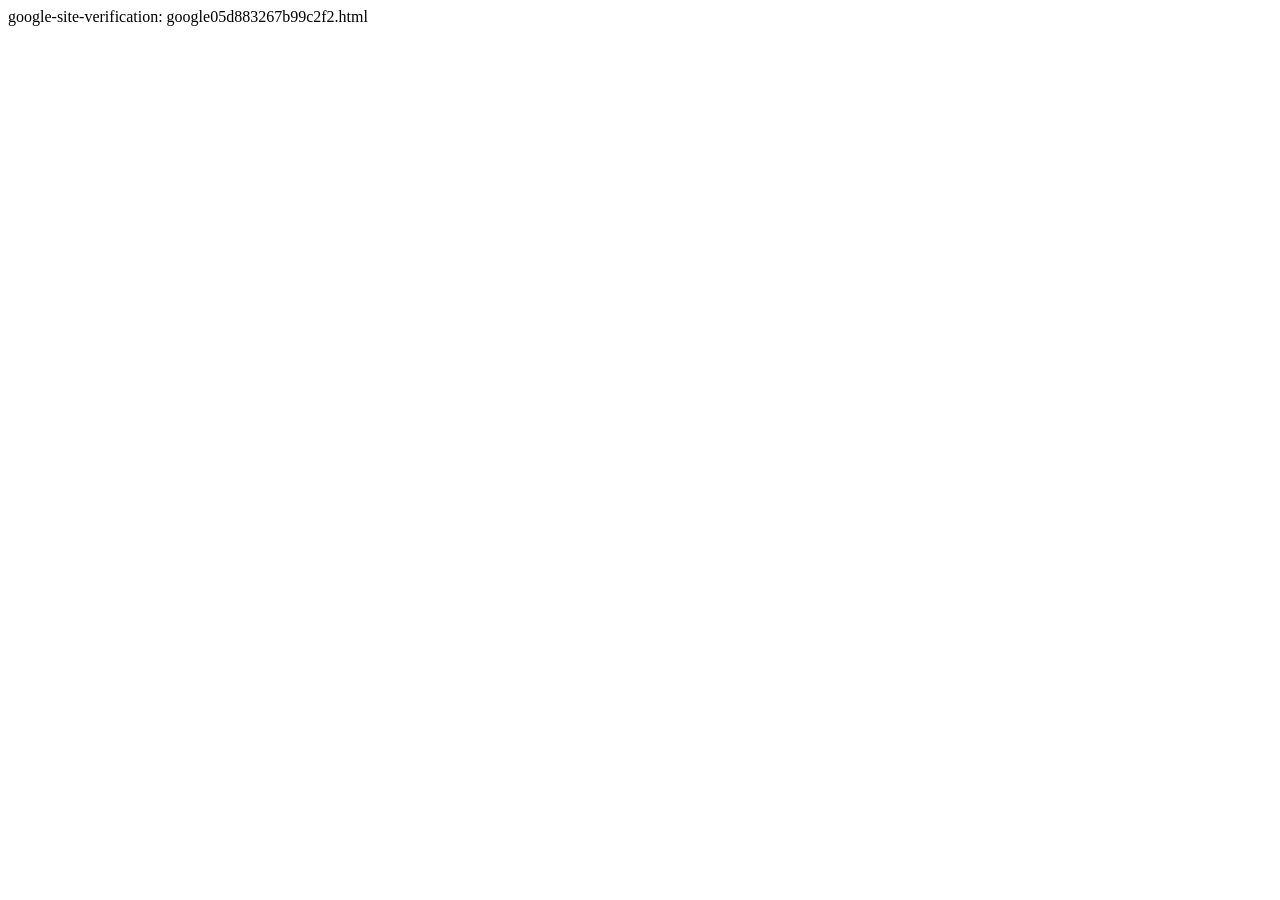
<file: google05d883267b99c2f2.html>
google-site-verification: google05d883267b99c2f2.html<html xmlns:mso="urn:schemas-microsoft-com:office:office" xmlns:msdt="uuid:C2F41010-65B3-11d1-A29F-00AA00C14882"><head>
<!--[if gte mso 9]><xml>
<mso:CustomDocumentProperties>
<mso:_dlc_DocId msdt:dt="string">3RVHPAQ5VF6D-1841909635-151549</mso:_dlc_DocId>
<mso:_dlc_DocIdItemGuid msdt:dt="string">b81cc6d7-c801-4332-96fe-351dfcb82566</mso:_dlc_DocIdItemGuid>
<mso:_dlc_DocIdUrl msdt:dt="string">https://stefanosevangeloulive.sharepoint.com/sites/marketing/_layouts/15/DocIdRedir.aspx?ID=3RVHPAQ5VF6D-1841909635-151549, 3RVHPAQ5VF6D-1841909635-151549</mso:_dlc_DocIdUrl>
</mso:CustomDocumentProperties>
</xml><![endif]-->
</head>
</file>
<file: css/styles.css>
/* =================================================================== 
 * Ceevee Main Stylesheet
 * Template Ver. 2.0.0
 * 01-03-2021
 * ------------------------------------------------------------------
 *
 * TOC:
 * # settings and variables
 *      ## fonts
 *      ## colors
 *      ## vertical spacing and typescale
 *      ## grid variables
 * # normalize
 * # basic/base setup styles
 *      ## media
 *      ## typography resets
 *      ## links
 *      ## inputs
 * # Grid v3.0.0
 *      ## medium screen devices
 *      ## tablets
 *      ## mobile devices
 *      ## small mobile devices <= 400px
 * # block grids
 *      ## block grids - medium screen devices
 *      ## block grids - tablets
 *      ## block grids - mobile devices
 *      ## block grids - small mobile devices <= 400px
 * # MISC 
 * # custom grid, block grid STACK breakpoints
 * # base style overrides 
 *      ## links
 * # typography & general theme styles
 *      ## Lists
 *      ## responsive video container
 *      ## floated image
 *      ## tables
 *      ## spacing
 * # preloader
 *      ## page loaded
 * # forms 
 *      ## Style Placeholder Text
 * # buttons 
 * # additional components
 *      ## skillbars
 *      ## alert box
 *      ## pagination 
 * # common and reusable styles
 *      ## animation stuff 
 *      ## MailtoUI style overrides
 * # site header
 *      ## header nav
 *      ## mobile menu toggle 
 * # hero
 *      ## hero content
 *      ## hero social
 *      ## hero scrolldown
 *      ## animate intro content
 * # resume 
 *      ## resume block
 * # portfolio
 *      ## portfolio list
 *      ## modal popup
 * # CTA
 * # testimonials
 *      ## swiper style overrides
 *      ## testimonial slider 
 * # contact
 *      ## contact block
 * # footer
 *      ## footer social
 *      ## copyright
 *      ## go top
 *
 * ------------------------------------------------------------------ */


/* ===================================================================
 * # settings and variables
 *
 * ------------------------------------------------------------------- */

/* ------------------------------------------------------------------- 
 * ## fonts
 * ------------------------------------------------------------------- */
@import url("https://fonts.googleapis.com/css2?family=IBM+Plex+Serif:ital,wght@0,300;0,400;0,500;0,600;0,700;1,200;1,300;1,400;1,500;1,600&family=Inter:wght@300;400;500;600;700&display=swap");
:root {
    --font-1: "Inter", sans-serif;
    --font-2: "IBM Plex Serif", serif;
    /* monospace
     */
    --font-mono: Consolas, "Andale Mono", Courier, "Courier New", monospace;
}

/* ------------------------------------------------------------------- 
 * ## colors
 * ------------------------------------------------------------------- */
:root {
    /* color-1(#11ABB0)
     * color-2(#F06000)
     */
    --color-1: hsla(182, 82%, 38%, 1);
    --color-2: hsla(24, 100%, 47%, 1);

    /* theme color variations
     */
    --color-1-lighter: hsla(182, 82%, 58%, 1);
    --color-1-light  : hsla(182, 82%, 48%, 1);
    --color-1-dark   : hsla(182, 82%, 28%, 1);
    --color-1-darker : hsla(182, 82%, 18%, 1);
    --color-2-lighter: hsla(24, 100%, 67%, 1);
    --color-2-light  : hsla(24, 100%, 57%, 1);
    --color-2-dark   : hsla(24, 100%, 37%, 1);
    --color-2-darker : hsla(24, 100%, 27%, 1);

    /* feedback colors
     * color-error(#ffd1d2), color-success(#c8e675), 
     * color-info(#d7ecfb), color-notice(#fff099)
     */
    --color-error          : hsla(359, 100%, 91%, 1);
    --color-success        : hsla(76, 69%, 68%, 1);
    --color-info           : hsla(205, 82%, 91%, 1);
    --color-notice         : hsla(51, 100%, 80%, 1);
    --color-error-content  : hsla(359, 50%, 50%, 1);
    --color-success-content: hsla(76, 29%, 28%, 1);
    --color-info-content   : hsla(205, 32%, 31%, 1);
    --color-notice-content : hsla(51, 30%, 30%, 1);

    /* shades 
     * generated using 
     * Tint & Shade Generator 
     * (https://maketintsandshades.com/)
     */
    --color-black  : #000000;
    --color-gray-19: #0a0a0a;
    --color-gray-18: #141414;
    --color-gray-17: #1e1e1e;
    --color-gray-16: #282828;
    --color-gray-15: #323333;
    --color-gray-14: #3b3d3d;
    --color-gray-13: #454747;
    --color-gray-12: #4f5151;
    --color-gray-11: #595b5b;
    --color-gray-10: #636565;
    --color-gray-9 : #737474;
    --color-gray-8 : #828484;
    --color-gray-7 : #929393;
    --color-gray-6 : #a1a3a3;
    --color-gray-5 : #b1b2b2;
    --color-gray-4 : #c1c1c1;
    --color-gray-3 : #d0d1d1;
    --color-gray-2 : #e0e0e0;
    --color-gray-1 : #eff0f0;
    --color-white  : #ffffff;

    /* text
     */
    --color-text       : var(--color-gray-16);
    --color-text-dark  : var(--color-black);
    --color-text-light : var(--color-gray-7);
    --color-placeholder: var(--color-gray-7);

    /* buttons
     */
    --color-btn                   : var(--color-gray-3);
    --color-btn-text              : var(--color-black);
    --color-btn-hover             : var(--color-black);
    --color-btn-hover-text        : var(--color-white);
    --color-btn-primary           : var(--color-1);
    --color-btn-primary-text      : var(--color-white);
    --color-btn-primary-hover     : var(--color-2);
    --color-btn-primary-hover-text: var(--color-white);
    --color-btn-stroke            : var(--color-black);
    --color-btn-stroke-text       : var(--color-black);
    --color-btn-stroke-hover      : var(--color-black);
    --color-btn-stroke-hover-text : var(--color-white);

    /* others
     */
    --color-bg     : var(--color-gray-18);
    --color-border : var(--color-gray-2);
    --border-radius: 5px;
}

/* ------------------------------------------------------------------- 
 * ## vertical spacing and typescale
 * ------------------------------------------------------------------- */
:root {

    /* spacing
     * base font size: 18px 
     * vertical space unit : 32px
     */
    --base-size: 62.5%;
    --base-font-size: 1.8rem;
    --space: 3.2rem;

    /* vertical spacing 
     */
    --vspace-0_125: calc(0.125 * var(--space));
    --vspace-0_25 : calc(0.25 * var(--space));
    --vspace-0_5  : calc(0.5 * var(--space));
    --vspace-0_75 : calc(0.75 * var(--space));
    --vspace-0_875: calc(0.875 * var(--space));
    --vspace-1    : calc(var(--space));
    --vspace-1_25 : calc(1.25 * var(--space));
    --vspace-1_5  : calc(1.5 * var(--space));
    --vspace-1_75 : calc(1.75 * var(--space));
    --vspace-2    : calc(2 * var(--space));
    --vspace-2_5  : calc(2.5 * var(--space));
    --vspace-3    : calc(3 * var(--space));
    --vspace-3_5  : calc(3.5 * var(--space));
    --vspace-4    : calc(4 * var(--space));
    --vspace-4_5  : calc(4.5 * var(--space));
    --vspace-5    : calc(5 * var(--space));

    /* type scale
     * ratio 1:2 | base: 18px
     * -------------------------------------------------------
     *
     * --text-display-3 = (77.40px)
     * --text-display-2 = (64.50px)
     * --text-display-1 = (53.75px)
     * --text-xxxl      = (44.79px)
     * --text-xxl       = (37.32px)
     * --text-xl        = (31.10px)
     * --text-lg        = (25.92px)
     * --text-md        = (21.60px)
     * --text-size      = (18.00px) BASE
     * --text-sm        = (15.00px)
     * --text-xs        = (12.50px)
     *
     * -------------------------------------------------------
     */
    --text-scale-ratio: 1.2;
    --text-size       : var(--base-font-size);
    --text-xs         : calc((var(--text-size) / var(--text-scale-ratio)) / var(--text-scale-ratio));
    --text-sm         : calc(var(--text-xs) * var(--text-scale-ratio));
    --text-md         : calc(var(--text-sm) * var(--text-scale-ratio) * var(--text-scale-ratio));
    --text-lg         : calc(var(--text-md) * var(--text-scale-ratio));
    --text-xl         : calc(var(--text-lg) * var(--text-scale-ratio));
    --text-xxl        : calc(var(--text-xl) * var(--text-scale-ratio));
    --text-xxxl       : calc(var(--text-xxl) * var(--text-scale-ratio));
    --text-display-1  : calc(var(--text-xxxl) * var(--text-scale-ratio));
    --text-display-2  : calc(var(--text-display-1) * var(--text-scale-ratio));
    --text-display-3  : calc(var(--text-display-2) * var(--text-scale-ratio));

    /* default button height
     */
    --vspace-btn: var(--vspace-2);
}

/* on mobile devices below 600px
 */
@media screen and (max-width: 600px) {
    :root {
        --base-font-size: 1.6rem;
        --space: 2.8rem;
    }
}

/* ------------------------------------------------------------------- 
 * ## grid variables
 * ------------------------------------------------------------------- */
:root {

    /* widths for rows and containers
     */
    --width-full    : 100%;
    --width-max     : 1080px;
    --width-wide    : 1400px;
    --width-wider   : 1600px;
    --width-widest  : 1800px;
    --width-narrow  : 800px;
    --width-narrower: 600px;
    --width-grid-max: var(--width-max);

    /* gutters
     */
    --gutter-lg : 2.4rem;
    --gutter-md : 2rem;
    --gutter-mob: 1rem;
}


/* ==========================================================================
 * # normalize
 * normalize.css v8.0.1 | MIT License |
 * github.com/necolas/normalize.css
 *
 * -------------------------------------------------------------------------- */

/* ------------------------------------------------------------------- 
 * ## document
 * ------------------------------------------------------------------- */

/* 1. Correct the line height in all browsers.
 * 2. Prevent adjustments of font size after orientation changes in iOS.*/

html {
    line-height: 1.15;
    /* 1 */
    -webkit-text-size-adjust: 100%;
    /* 2 */
}

/* ------------------------------------------------------------------- 
 * ## sections
 * ------------------------------------------------------------------- */

/* Remove the margin in all browsers. */

body {
    margin: 0;
}

/* Render the `main` element consistently in IE. */

main {
    display: block;
}

/* Correct the font size and margin on `h1` elements within `section` and
 * `article` contexts in Chrome, Firefox, and Safari. */

h1 {
    font-size: 2em;
    margin: 0.67em 0;
}

/* ------------------------------------------------------------------- 
 * ## grouping
 * ------------------------------------------------------------------- */

/* 1. Add the correct box sizing in Firefox.
 * 2. Show the overflow in Edge and IE. */

hr {
    -webkit-box-sizing: content-box;
    box-sizing: content-box;
    /* 1 */
    height: 0;
    /* 1 */
    overflow: visible;
    /* 2 */
}

/* 1. Correct the inheritance and scaling of font size in all browsers.
 * 2. Correct the odd `em` font sizing in all browsers. */

pre {
    font-family: monospace, monospace;
    /* 1 */
    font-size: 1em;
    /* 2 */
}

/* ------------------------------------------------------------------- 
 * ## text-level semantics
 * ------------------------------------------------------------------- */

/* Remove the gray background on active links in IE 10. */

a {
    background-color: transparent;
}

/* 1. Remove the bottom border in Chrome 57-
 * 2. Add the correct text decoration in Chrome, Edge, IE, Opera, and Safari. */

abbr[title] {
    border-bottom: none;
    /* 1 */
    text-decoration: underline;
    /* 2 */
    -webkit-text-decoration: underline dotted;
    text-decoration: underline dotted;
    /* 2 */
}

/* Add the correct font weight in Chrome, Edge, and Safari. */

b, strong {
    font-weight: bolder;
}

/* 1. Correct the inheritance and scaling of font size in all browsers.
 * 2. Correct the odd `em` font sizing in all browsers. */

code, kbd, samp {
    font-family: monospace, monospace;
    /* 1 */
    font-size: 1em;
    /* 2 */
}

/* Add the correct font size in all browsers. */

small {
    font-size: 80%;
}

/* Prevent `sub` and `sup` elements from affecting the line height in
 * all browsers. */

sub, sup {
    font-size: 75%;
    line-height: 0;
    position: relative;
    vertical-align: baseline;
}

sub {
    bottom: -0.25em;
}

sup {
    top: -0.5em;
}

/* ------------------------------------------------------------------- 
 * ## embedded content
 * ------------------------------------------------------------------- */

/* Remove the border on images inside links in IE 10. */

img {
    border-style: none;
}

/* ------------------------------------------------------------------- 
 * ## forms
 * ------------------------------------------------------------------- */

/* 1. Change the font styles in all browsers.
 * 2. Remove the margin in Firefox and Safari. */

button, input, optgroup, select, textarea {
    font-family: inherit;
    /* 1 */
    font-size: 100%;
    /* 1 */
    line-height: 1.15;
    /* 1 */
    margin: 0;
    /* 2 */
}

/* Show the overflow in IE.
 * 1. Show the overflow in Edge. */

button, input {
    /* 1 */
    overflow: visible;
}

/* Remove the inheritance of text transform in Edge, Firefox, and IE.
 * 1. Remove the inheritance of text transform in Firefox. */

button, select {
    /* 1 */
    text-transform: none;
}

/* Correct the inability to style clickable types in iOS and Safari. */

button, [type="button"], [type="reset"], [type="submit"] {
    -webkit-appearance: button;
}

/* Remove the inner border and padding in Firefox. */

button::-moz-focus-inner, [type="button"]::-moz-focus-inner, [type="reset"]::-moz-focus-inner, [type="submit"]::-moz-focus-inner {
    border-style: none;
    padding: 0;
}

/* Restore the focus styles unset by the previous rule. */

button:-moz-focusring, [type="button"]:-moz-focusring, [type="reset"]:-moz-focusring, [type="submit"]:-moz-focusring {
    outline: 1px dotted ButtonText;
}

/* Correct the padding in Firefox. */

fieldset {
    padding: 0.35em 0.75em 0.625em;
}

/* 1. Correct the text wrapping in Edge and IE.
 * 2. Correct the color inheritance from `fieldset` elements in IE.
 * 3. Remove the padding so developers are not caught out when they zero out
 *    `fieldset` elements in all browsers. */

legend {
    -webkit-box-sizing: border-box;
    box-sizing: border-box;
    /* 1 */
    color: inherit;
    /* 2 */
    display: table;
    /* 1 */
    max-width: 100%;
    /* 1 */
    padding: 0;
    /* 3 */
    white-space: normal;
    /* 1 */
}

/* Add the correct vertical alignment in Chrome, Firefox, and Opera. */

progress {
    vertical-align: baseline;
}

/* Remove the default vertical scrollbar in IE 10+. */

textarea {
    overflow: auto;
}

/* 1. Add the correct box sizing in IE 10.
 * 2. Remove the padding in IE 10. */

[type="checkbox"], [type="radio"] {
    -webkit-box-sizing: border-box;
    box-sizing: border-box;
    /* 1 */
    padding: 0;
    /* 2 */
}

/* Correct the cursor style of increment and decrement buttons in Chrome. */

[type="number"]::-webkit-inner-spin-button, [type="number"]::-webkit-outer-spin-button {
    height: auto;
}

/* 1. Correct the odd appearance in Chrome and Safari.
 * 2. Correct the outline style in Safari. */

[type="search"] {
    -webkit-appearance: textfield;
    /* 1 */
    outline-offset: -2px;
    /* 2 */
}

/* Remove the inner padding in Chrome and Safari on macOS. */

[type="search"]::-webkit-search-decoration {
    -webkit-appearance: none;
}

/* 1. Correct the inability to style clickable types in iOS and Safari.
 * 2. Change font properties to `inherit` in Safari. */

::-webkit-file-upload-button {
    -webkit-appearance: button;
    /* 1 */
    font: inherit;
    /* 2 */
}

/* ------------------------------------------------------------------- 
 * ## interactive
 * ------------------------------------------------------------------- */

/* Add the correct display in Edge, IE 10+, and Firefox. */

details {
    display: block;
}

/* Add the correct display in all browsers. */

summary {
    display: list-item;
}

/* ------------------------------------------------------------------- 
 * ## misc
 * ------------------------------------------------------------------- */

/* Add the correct display in IE 10+. */

template {
    display: none;
}

/* Add the correct display in IE 10. */

[hidden] {
    display: none;
}


/* ===================================================================
 * # basic/base setup styles
 *
 * ------------------------------------------------------------------- */
html {
    font-size: 62.5%;
    -webkit-box-sizing: border-box;
    box-sizing: border-box;
}

*, *::before, *::after {
    -webkit-box-sizing: inherit;
    box-sizing: inherit;
}

body {
    font-weight: normal;
    line-height: 1;
    word-wrap: break-word;
    -moz-font-smoothing: grayscale;
    -moz-osx-font-smoothing: grayscale;
    -webkit-font-smoothing: antialiased;
    -webkit-overflow-scrolling: touch;
    -webkit-text-size-adjust: none;
}

/* ------------------------------------------------------------------- 
 * ## media
 * ------------------------------------------------------------------- */
svg, img, video embed, iframe, object {
    max-width: 100%;
    height: auto;
}

/* ------------------------------------------------------------------- 
 * ## typography resets
 * ------------------------------------------------------------------- */
div, dl, dt, dd, ul, ol, li, h1, h2, h3, h4, h5, h6, pre, form, p, blockquote, th, td {
    margin: 0;
    padding: 0;
}

p {
    font-size: inherit;
    text-rendering: optimizeLegibility;
}

em, i {
    font-style: italic;
    line-height: inherit;
}

strong, b {
    font-weight: bold;
    line-height: inherit;
}

small {
    font-size: 60%;
    line-height: inherit;
}

ol, ul {
    list-style: none;
}

li {
    display: block;
}

/* ------------------------------------------------------------------- 
 * ## links
 * ------------------------------------------------------------------- */
a {
    text-decoration: none;
    line-height: inherit;
}

a img {
    border: none;
}

/* ------------------------------------------------------------------- 
 * ## inputs
 * ------------------------------------------------------------------- */
fieldset {
    margin: 0;
    padding: 0;
}

input[type="email"], 
input[type="number"], 
input[type="search"], 
input[type="text"], 
input[type="tel"], 
input[type="url"], 
input[type="password"], textarea {
    -webkit-appearance: none;
    -moz-appearance: none;
    appearance: none;
}


/* ===================================================================
 * # Grid v3.0.0
 *
 *   -----------------------------------------------------------------
 * - Grid breakpoints are based on MAXIMUM WIDTH media queries, 
 *   meaning they apply to that one breakpoint and ALL THOSE BELOW IT.
 * - Grid columns without a specified width will automatically layout 
 *   as equal width columns.
 * ------------------------------------------------------------------- */

/* rows
 * ------------------------------------- */
.row {
    width: 92%;
    max-width: var(--width-grid-max);
    margin: 0 auto;
    display: -ms-flexbox;
    display: -webkit-box;
    display: flex;
    -ms-flex-flow: row wrap;
    -webkit-box-orient: horizontal;
    -webkit-box-direction: normal;
    flex-flow: row wrap;
}

.row .row {
    width: auto;
    max-width: none;
    margin-left: calc(var(--gutter-lg) * -1);
    margin-right: calc(var(--gutter-lg) * -1);
}

/* columns
 * -------------------------------------- */
.column {
    -ms-flex: 1 1 0%;
    -webkit-box-flex: 1;
    flex: 1 1 0%;
    padding: 0 var(--gutter-lg);
}

.collapse>.column, .column.collapse {
    padding: 0;
}

/* flex row containers utility classes
 */
.row.row-wrap {
    -ms-flex-wrap: wrap;
    flex-wrap: wrap;
}

.row.row-nowrap {
    -ms-flex-wrap: none;
    flex-wrap: nowrap;
}

.row.row-y-top {
    -ms-flex-align: start;
    -webkit-box-align: start;
    align-items: flex-start;
}

.row.row-y-bottom {
    -ms-flex-align: end;
    -webkit-box-align: end;
    align-items: flex-end;
}

.row.row-y-center {
    -ms-flex-align: center;
    -webkit-box-align: center;
    align-items: center;
}

.row.row-stretch {
    -ms-flex-align: stretch;
    -webkit-box-align: stretch;
    align-items: stretch;
}

.row.row-baseline {
    -ms-flex-align: baseline;
    -webkit-box-align: baseline;
    align-items: baseline;
}

.row.row-x-left {
    -ms-flex-pack: start;
    -webkit-box-pack: start;
    justify-content: flex-start;
}

.row.row-x-right {
    -ms-flex-pack: end;
    -webkit-box-pack: end;
    justify-content: flex-end;
}

.row.row-x-center {
    -ms-flex-pack: center;
    -webkit-box-pack: center;
    justify-content: center;
}

/* flex item utility alignment classes
 */
.align-center {
    margin: auto;
    -webkit-align-self: center;
    -ms-flex-item-align: center;
    -ms-grid-row-align: center;
    align-self: center;
}

.align-left {
    margin-right: auto;
    -webkit-align-self: center;
    -ms-flex-item-align: center;
    -ms-grid-row-align: center;
    align-self: center;
}

.align-right {
    margin-left: auto;
    -webkit-align-self: center;
    -ms-flex-item-align: center;
    -ms-grid-row-align: center;
    align-self: center;
}

.align-x-center {
    margin-right: auto;
    margin-left: auto;
}

.align-x-left {
    margin-right: auto;
}

.align-x-right {
    margin-left: auto;
}

.align-y-center {
    -webkit-align-self: center;
    -ms-flex-item-align: center;
    -ms-grid-row-align: center;
    align-self: center;
}

.align-y-top {
    -webkit-align-self: flex-start;
    -ms-flex-item-align: start;
    align-self: flex-start;
}

.align-y-bottom {
    -webkit-align-self: flex-end;
    -ms-flex-item-align: end;
    align-self: flex-end;
}

/* large screen column widths 
 */
.large-1 {
    -ms-flex: 0 0 8.33333%;
    -webkit-box-flex: 0;
    flex: 0 0 8.33333%;
    max-width: 8.33333%;
}

.large-2 {
    -ms-flex: 0 0 16.66667%;
    -webkit-box-flex: 0;
    flex: 0 0 16.66667%;
    max-width: 16.66667%;
}

.large-3 {
    -ms-flex: 0 0 25%;
    -webkit-box-flex: 0;
    flex: 0 0 25%;
    max-width: 25%;
}

.large-4 {
    -ms-flex: 0 0 33.33333%;
    -webkit-box-flex: 0;
    flex: 0 0 33.33333%;
    max-width: 33.33333%;
}

.large-5 {
    -ms-flex: 0 0 41.66667%;
    -webkit-box-flex: 0;
    flex: 0 0 41.66667%;
    max-width: 41.66667%;
}

.large-6 {
    -ms-flex: 0 0 50%;
    -webkit-box-flex: 0;
    flex: 0 0 50%;
    max-width: 50%;
}

.large-7 {
    -ms-flex: 0 0 58.33333%;
    -webkit-box-flex: 0;
    flex: 0 0 58.33333%;
    max-width: 58.33333%;
}

.large-8 {
    -ms-flex: 0 0 66.66667%;
    -webkit-box-flex: 0;
    flex: 0 0 66.66667%;
    max-width: 66.66667%;
}

.large-9 {
    -ms-flex: 0 0 75%;
    -webkit-box-flex: 0;
    flex: 0 0 75%;
    max-width: 75%;
}

.large-10 {
    -ms-flex: 0 0 83.33333%;
    -webkit-box-flex: 0;
    flex: 0 0 83.33333%;
    max-width: 83.33333%;
}

.large-11 {
    -ms-flex: 0 0 91.66667%;
    -webkit-box-flex: 0;
    flex: 0 0 91.66667%;
    max-width: 91.66667%;
}

.large-12 {
    -ms-flex: 0 0 100%;
    -webkit-box-flex: 0;
    flex: 0 0 100%;
    max-width: 100%;
}

/* ------------------------------------------------------------------- 
 * ## medium screen devices
 * ------------------------------------------------------------------- */
@media screen and (max-width: 1200px) {
    .row .row {
        margin-left: calc(var(--gutter-md) * -1);
        margin-right: calc(var(--gutter-md) * -1);
    }
    .column {
        padding: 0 var(--gutter-md);
    }
    .medium-1 {
        -ms-flex: 0 0 8.33333%;
        -webkit-box-flex: 0;
        flex: 0 0 8.33333%;
        max-width: 8.33333%;
    }
    .medium-2 {
        -ms-flex: 0 0 16.66667%;
        -webkit-box-flex: 0;
        flex: 0 0 16.66667%;
        max-width: 16.66667%;
    }
    .medium-3 {
        -ms-flex: 0 0 25%;
        -webkit-box-flex: 0;
        flex: 0 0 25%;
        max-width: 25%;
    }
    .medium-4 {
        -ms-flex: 0 0 33.33333%;
        -webkit-box-flex: 0;
        flex: 0 0 33.33333%;
        max-width: 33.33333%;
    }
    .medium-5 {
        -ms-flex: 0 0 41.66667%;
        -webkit-box-flex: 0;
        flex: 0 0 41.66667%;
        max-width: 41.66667%;
    }
    .medium-6 {
        -ms-flex: 0 0 50%;
        -webkit-box-flex: 0;
        flex: 0 0 50%;
        max-width: 50%;
    }
    .medium-7 {
        -ms-flex: 0 0 58.33333%;
        -webkit-box-flex: 0;
        flex: 0 0 58.33333%;
        max-width: 58.33333%;
    }
    .medium-8 {
        -ms-flex: 0 0 66.66667%;
        -webkit-box-flex: 0;
        flex: 0 0 66.66667%;
        max-width: 66.66667%;
    }
    .medium-9 {
        -ms-flex: 0 0 75%;
        -webkit-box-flex: 0;
        flex: 0 0 75%;
        max-width: 75%;
    }
    .medium-10 {
        -ms-flex: 0 0 83.33333%;
        -webkit-box-flex: 0;
        flex: 0 0 83.33333%;
        max-width: 83.33333%;
    }
    .medium-11 {
        -ms-flex: 0 0 91.66667%;
        -webkit-box-flex: 0;
        flex: 0 0 91.66667%;
        max-width: 91.66667%;
    }
    .medium-12 {
        -ms-flex: 0 0 100%;
        -webkit-box-flex: 0;
        flex: 0 0 100%;
        max-width: 100%;
    }
}

/* ------------------------------------------------------------------- 
 * ## tablets
 * ------------------------------------------------------------------- */
@media screen and (max-width: 800px) {
    .row {
        width: 90%;
    }
    .tab-1 {
        -ms-flex: 0 0 8.33333%;
        -webkit-box-flex: 0;
        flex: 0 0 8.33333%;
        max-width: 8.33333%;
    }
    .tab-2 {
        -ms-flex: 0 0 16.66667%;
        -webkit-box-flex: 0;
        flex: 0 0 16.66667%;
        max-width: 16.66667%;
    }
    .tab-3 {
        -ms-flex: 0 0 25%;
        -webkit-box-flex: 0;
        flex: 0 0 25%;
        max-width: 25%;
    }
    .tab-4 {
        -ms-flex: 0 0 33.33333%;
        -webkit-box-flex: 0;
        flex: 0 0 33.33333%;
        max-width: 33.33333%;
    }
    .tab-5 {
        -ms-flex: 0 0 41.66667%;
        -webkit-box-flex: 0;
        flex: 0 0 41.66667%;
        max-width: 41.66667%;
    }
    .tab-6 {
        -ms-flex: 0 0 50%;
        -webkit-box-flex: 0;
        flex: 0 0 50%;
        max-width: 50%;
    }
    .tab-7 {
        -ms-flex: 0 0 58.33333%;
        -webkit-box-flex: 0;
        flex: 0 0 58.33333%;
        max-width: 58.33333%;
    }
    .tab-8 {
        -ms-flex: 0 0 66.66667%;
        -webkit-box-flex: 0;
        flex: 0 0 66.66667%;
        max-width: 66.66667%;
    }
    .tab-9 {
        -ms-flex: 0 0 75%;
        -webkit-box-flex: 0;
        flex: 0 0 75%;
        max-width: 75%;
    }
    .tab-10 {
        -ms-flex: 0 0 83.33333%;
        -webkit-box-flex: 0;
        flex: 0 0 83.33333%;
        max-width: 83.33333%;
    }
    .tab-11 {
        -ms-flex: 0 0 91.66667%;
        -webkit-box-flex: 0;
        flex: 0 0 91.66667%;
        max-width: 91.66667%;
    }
    .tab-12 {
        -ms-flex: 0 0 100%;
        -webkit-box-flex: 0;
        flex: 0 0 100%;
        max-width: 100%;
    }
    .hide-on-tablet {
        display: none;
    }
}

/* ------------------------------------------------------------------- 
 * ## mobile devices
 * ------------------------------------------------------------------- */
@media screen and (max-width: 600px) {
    .row {
        width: 100%;
        padding-left: 6vw;
        padding-right: 6vw;
    }
    .row .row {
        margin-left: calc(var(--gutter-mob) * -1);
        margin-right: calc(var(--gutter-mob) * -1);
        padding-left: 0;
        padding-right: 0;
    }
    .column {
        padding: 0 var(--gutter-mob);
    }
    .mob-1 {
        -ms-flex: 0 0 8.33333%;
        -webkit-box-flex: 0;
        flex: 0 0 8.33333%;
        max-width: 8.33333%;
    }
    .mob-2 {
        -ms-flex: 0 0 16.66667%;
        -webkit-box-flex: 0;
        flex: 0 0 16.66667%;
        max-width: 16.66667%;
    }
    .mob-3 {
        -ms-flex: 0 0 25%;
        -webkit-box-flex: 0;
        flex: 0 0 25%;
        max-width: 25%;
    }
    .mob-4 {
        -ms-flex: 0 0 33.33333%;
        -webkit-box-flex: 0;
        flex: 0 0 33.33333%;
        max-width: 33.33333%;
    }
    .mob-5 {
        -ms-flex: 0 0 41.66667%;
        -webkit-box-flex: 0;
        flex: 0 0 41.66667%;
        max-width: 41.66667%;
    }
    .mob-6 {
        -ms-flex: 0 0 50%;
        -webkit-box-flex: 0;
        flex: 0 0 50%;
        max-width: 50%;
    }
    .mob-7 {
        -ms-flex: 0 0 58.33333%;
        -webkit-box-flex: 0;
        flex: 0 0 58.33333%;
        max-width: 58.33333%;
    }
    .mob-8 {
        -ms-flex: 0 0 66.66667%;
        -webkit-box-flex: 0;
        flex: 0 0 66.66667%;
        max-width: 66.66667%;
    }
    .mob-9 {
        -ms-flex: 0 0 75%;
        -webkit-box-flex: 0;
        flex: 0 0 75%;
        max-width: 75%;
    }
    .mob-10 {
        -ms-flex: 0 0 83.33333%;
        -webkit-box-flex: 0;
        flex: 0 0 83.33333%;
        max-width: 83.33333%;
    }
    .mob-11 {
        -ms-flex: 0 0 91.66667%;
        -webkit-box-flex: 0;
        flex: 0 0 91.66667%;
        max-width: 91.66667%;
    }
    .mob-12 {
        -ms-flex: 0 0 100%;
        -webkit-box-flex: 0;
        flex: 0 0 100%;
        max-width: 100%;
    }
    .hide-on-mobile {
        display: none;
    }
}

/* ------------------------------------------------------------------- 
 * ## small mobile devices <= 400px
 * ------------------------------------------------------------------- */
@media screen and (max-width: 400px) {
    .row .row {
        margin-left: 0;
        margin-right: 0;
    }
    .column {
        -ms-flex: 0 0 100%;
        -webkit-box-flex: 0;
        flex: 0 0 100%;
        max-width: 100%;
        margin-left: 0;
        margin-right: 0;
        padding: 0;
    }
    .hide-on-mobile-small {
        display: none;
    }
}


/* ===================================================================
 * # block grids
 *
 * -------------------------------------------------------------------
 * Equally-sized columns define at parent/row level.
 * ------------------------------------------------------------------- */
.block-large-1-8>.column {
    -ms-flex: 0 0 12.5%;
    -webkit-box-flex: 0;
    flex: 0 0 12.5%;
    max-width: 12.5%;
}

.block-large-1-6>.column {
    -ms-flex: 0 0 16.66667%;
    -webkit-box-flex: 0;
    flex: 0 0 16.66667%;
    max-width: 16.66667%;
}

.block-large-1-5>.column {
    -ms-flex: 0 0 20%;
    -webkit-box-flex: 0;
    flex: 0 0 20%;
    max-width: 20%;
}

.block-large-1-4>.column {
    -ms-flex: 0 0 25%;
    -webkit-box-flex: 0;
    flex: 0 0 25%;
    max-width: 25%;
}

.block-large-1-3>.column {
    -ms-flex: 0 0 33.33333%;
    -webkit-box-flex: 0;
    flex: 0 0 33.33333%;
    max-width: 33.33333%;
}

.block-large-1-2>.column {
    -ms-flex: 0 0 50%;
    -webkit-box-flex: 0;
    flex: 0 0 50%;
    max-width: 50%;
}

.block-large-full>.column {
    -ms-flex: 0 0 100%;
    -webkit-box-flex: 0;
    flex: 0 0 100%;
    max-width: 100%;
}

/* ------------------------------------------------------------------- 
 * ## block grids - medium screen devices
 * ------------------------------------------------------------------- */
@media screen and (max-width: 1200px) {
    .block-medium-1-8>.column {
        -ms-flex: 0 0 12.5%;
        -webkit-box-flex: 0;
        flex: 0 0 12.5%;
        max-width: 12.5%;
    }
    .block-medium-1-6>.column {
        -ms-flex: 0 0 16.66667%;
        -webkit-box-flex: 0;
        flex: 0 0 16.66667%;
        max-width: 16.66667%;
    }
    .block-medium-1-5>.column {
        -ms-flex: 0 0 20%;
        -webkit-box-flex: 0;
        flex: 0 0 20%;
        max-width: 20%;
    }
    .block-medium-1-4>.column {
        -ms-flex: 0 0 25%;
        -webkit-box-flex: 0;
        flex: 0 0 25%;
        max-width: 25%;
    }
    .block-medium-1-3>.column {
        -ms-flex: 0 0 33.33333%;
        -webkit-box-flex: 0;
        flex: 0 0 33.33333%;
        max-width: 33.33333%;
    }
    .block-medium-1-2>.column {
        -ms-flex: 0 0 50%;
        -webkit-box-flex: 0;
        flex: 0 0 50%;
        max-width: 50%;
    }
    .block-medium-full>.column {
        -ms-flex: 0 0 100%;
        -webkit-box-flex: 0;
        flex: 0 0 100%;
        max-width: 100%;
    }
}

/* ------------------------------------------------------------------- 
 * ## block grids - tablets
 * ------------------------------------------------------------------- */
@media screen and (max-width: 800px) {
    .block-tab-1-8>.column {
        -ms-flex: 0 0 12.5%;
        -webkit-box-flex: 0;
        flex: 0 0 12.5%;
        max-width: 12.5%;
    }
    .block-tab-1-6>.column {
        -ms-flex: 0 0 16.66667%;
        -webkit-box-flex: 0;
        flex: 0 0 16.66667%;
        max-width: 16.66667%;
    }
    .block-tab-1-5>.column {
        -ms-flex: 0 0 20%;
        -webkit-box-flex: 0;
        flex: 0 0 20%;
        max-width: 20%;
    }
    .block-tab-1-4>.column {
        -ms-flex: 0 0 25%;
        -webkit-box-flex: 0;
        flex: 0 0 25%;
        max-width: 25%;
    }
    .block-tab-1-3>.column {
        -ms-flex: 0 0 33.33333%;
        -webkit-box-flex: 0;
        flex: 0 0 33.33333%;
        max-width: 33.33333%;
    }
    .block-tab-1-2>.column {
        -ms-flex: 0 0 50%;
        -webkit-box-flex: 0;
        flex: 0 0 50%;
        max-width: 50%;
    }
    .block-tab-full>.column {
        -ms-flex: 0 0 100%;
        -webkit-box-flex: 0;
        flex: 0 0 100%;
        max-width: 100%;
    }
}

/* ------------------------------------------------------------------- 
 * ## block grids - mobile devices
 * ------------------------------------------------------------------- */
@media screen and (max-width: 600px) {
    .block-mob-1-8>.column {
        -ms-flex: 0 0 12.5%;
        -webkit-box-flex: 0;
        flex: 0 0 12.5%;
        max-width: 12.5%;
    }
    .block-mob-1-6>.column {
        -ms-flex: 0 0 16.66667%;
        -webkit-box-flex: 0;
        flex: 0 0 16.66667%;
        max-width: 16.66667%;
    }
    .block-mob-1-5>.column {
        -ms-flex: 0 0 20%;
        -webkit-box-flex: 0;
        flex: 0 0 20%;
        max-width: 20%;
    }
    .block-mob-1-4>.column {
        -ms-flex: 0 0 25%;
        -webkit-box-flex: 0;
        flex: 0 0 25%;
        max-width: 25%;
    }
    .block-mob-1-3>.column {
        -ms-flex: 0 0 33.33333%;
        -webkit-box-flex: 0;
        flex: 0 0 33.33333%;
        max-width: 33.33333%;
    }
    .block-mob-1-2>.column {
        -ms-flex: 0 0 50%;
        -webkit-box-flex: 0;
        flex: 0 0 50%;
        max-width: 50%;
    }
    .block-mob-full>.column {
        -ms-flex: 0 0 100%;
        -webkit-box-flex: 0;
        flex: 0 0 100%;
        max-width: 100%;
    }
}

/* ------------------------------------------------------------------- 
 * ## block grids - small mobile devices <= 400px
 * ------------------------------------------------------------------- */
@media screen and (max-width: 400px) {
    .stack>.column {
        -ms-flex: 0 0 100%;
        -webkit-box-flex: 0;
        flex: 0 0 100%;
        max-width: 100%;
        margin-left: 0;
        margin-right: 0;
        padding: 0;
    }
}


/* ===================================================================
 * # MISC 
 *
 * ------------------------------------------------------------------- */
.h-group:after {
    content: "";
    display: table;
    clear: both;
}

/* misc helper classes
 */
.is-hidden {
    display: none;
}

.is-invisible {
    visibility: hidden;
}

.h-screen-reader-text {
    clip: rect(1px, 1px, 1px, 1px);
    -webkit-clip-path: inset(50%);
    clip-path: inset(50%);
    height: 1px;
    width: 1px;
    margin: -1px;
    overflow: hidden;
    padding: 0;
    border: 0;
    position: absolute;
}

.h-antialiased {
    -webkit-font-smoothing: antialiased;
    -moz-osx-font-smoothing: grayscale;
}

.h-overflow-hidden {
    overflow: hidden;
}

.h-remove-top {
    margin-top: 0;
}

.h-remove-bottom {
    margin-bottom: 0;
}

.h-add-half-bottom {
    margin-bottom: var(--vspace-0_5) !important;
}

.h-add-bottom {
    margin-bottom: var(--vspace-1) !important;
}

.h-no-border {
    border: none;
}

.h-full-width {
    width: 100%;
}

.h-text-center {
    text-align: center;
}

.h-text-left {
    text-align: left;
}

.h-text-right {
    text-align: right;
}

.h-pull-left {
    float: left;
}

.h-pull-right {
    float: right;
}


/* ===================================================================
 * # custom grid, block grid STACK breakpoints
 *
 * ------------------------------------------------------------------- */
@media screen and (max-width: 1000px) {
    .w-1000-stack, .block-1000-stack>.column {
        -ms-flex: 0 0 100%;
        -webkit-box-flex: 0;
        flex: 0 0 100%;
        max-width: 100%;
    }
}

@media screen and (max-width: 700px) {
    .w-700-stack, .block-700-stack>.column {
        -ms-flex: 0 0 100%;
        -webkit-box-flex: 0;
        flex: 0 0 100%;
        max-width: 100%;
    }
}

@media screen and (max-width: 500px) {
    .w-500-stack, .block-500-stack>.column {
        -ms-flex: 0 0 100%;
        -webkit-box-flex: 0;
        flex: 0 0 100%;
        max-width: 100%;
    }
}

/* ===================================================================
 * # base style overrides 
 *
 * ------------------------------------------------------------------- */
html {
    font-size: var(--base-size);
}

html, body {
    height: 100%;
}

body {
    background: var(--color-bg);
    font-family: var(--font-1);
    font-size: var(--text-size);
    font-style: normal;
    font-weight: normal;
    line-height: var(--vspace-1);
    color: var(--color-text);
    margin: 0;
    padding: 0;
}

/* ------------------------------------------------------------------- 
 * ## links
 * ------------------------------------------------------------------- */
a {
    color: var(--color-1);
    -webkit-transition: all 0.3s ease-in-out;
    transition: all 0.3s ease-in-out;
}

a:hover, a:focus, a:active {
    color: var(--color-2);
}

a:hover, a:active {
    outline: 0;
}


/* ===================================================================
 * # typography & general theme styles
 * 
 * ------------------------------------------------------------------- */

/* type scale - ratio 1:2 | base: 18px
 * -------------------------------------------------------------------
 * --text-display-3 = (77.40px)
 * --text-display-2 = (64.50px)
 * --text-display-1 = (53.75px)
 * --text-xxxl      = (44.79px)
 * --text-xxl       = (37.32px)
 * --text-xl        = (31.10px)
 * --text-lg        = (25.92px)
 * --text-md        = (21.60px)
 * --text-size      = (18.00px) BASE
 * --text-sm        = (15.00px)
 * --text-xs        = (12.50px)
 * -------------------------------------------------------------------- */
h1, h2, h3, h4, h5, h6, 
.h1, .h2, .h3, .h4, .h5, .h6 {
    font-family: var(--font-1);
    font-weight: 600;
    font-style: normal;
    color: var(--color-text-dark);
    -webkit-font-variant-ligatures: common-ligatures;
    font-variant-ligatures: common-ligatures;
    text-rendering: optimizeLegibility;
}

h1, .h1 {
    margin-top: var(--vspace-3);
    margin-bottom: var(--vspace-0_75);
}

h2, .h2, h3, .h3, h4, .h4 {
    margin-top: var(--vspace-2_5);
    margin-bottom: var(--vspace-0_5);
}

h5, .h5, h6, .h6 {
    margin-top: var(--vspace-1_5);
    margin-bottom: var(--vspace-0_5);
}

h1, .h1 {
    font-size: var(--text-display-1);
    line-height: calc(var(--vspace-1_75) + var(--vspace-0_125));
    letter-spacing: -.015em;
}

@media screen and (max-width: 600px) {
    h1, .h1 {
        font-size: var(--text-xxxl);
        line-height: var(--vspace-1_75);
    }
}

h2, .h2 {
    font-size: var(--text-xxl);
    line-height: calc(var(--vspace-1_25) + var(--vspace-0_125));
    letter-spacing: -.01em;
}

h3, .h3 {
    font-size: var(--text-xl);
    line-height: var(--vspace-1_25);
}

h4, .h4 {
    font-size: var(--text-lg);
    line-height: var(--vspace-1);
}

h5, .h5 {
    font-size: var(--text-md);
    line-height: calc(0.875 * var(--space));
}

h6, .h6 {
    font-size: var(--text-sm);
    font-weight: 700;
    line-height: var(--vspace-0_75);
    text-transform: uppercase;
    letter-spacing: .2em;
}

.lead, .attention-getter {
    font-weight: 300;
    font-size: var(--text-md);
    line-height: calc(1.125 * var(--space));
    color: var(--color-text-dark);
}

@media screen and (max-width: 400px) {
    .lead, .attention-getter {
        font-size: calc(var(--text-size) * 1.0556);
    }
}

figure img, p img {
    margin: 0;
    vertical-align: bottom;
}

em, i, strong, b {
    font-size: inherit;
    line-height: inherit;
}

em, i {
    font-family: var(--font-1);
    font-style: italic;
}

strong, b {
    font-family: var(--font-1);
    font-weight: 600;
    color: var(--color-text-dark);
}

small {
    font-size: var(--text-sm);
    font-weight: 500;
    line-height: var(--vspace-0_5);
}

blockquote {
    margin: 0 0 var(--vspace-1) 0;
    padding: var(--vspace-1) var(--vspace-1_5);
    border-left: 4px solid black;
    position: relative;
}

@media screen and (max-width: 400px) {
    blockquote {
        padding: var(--vspace-0_75) var(--vspace-0_75);
    }
}

blockquote p {
    font-family: var(--font-2);
    font-size: var(--text-lg);
    font-weight: 400;
    font-style: normal;
    line-height: var(--vspace-1_25);
    color: var(--color-text-dark);
    padding: 0;
}

blockquote cite {
    display: block;
    font-family: var(--font-1);
    font-weight: 400;
    font-size: var(--text-sm);
    line-height: var(--vspace-0_75);
    font-style: normal;
}

blockquote cite:before {
    content: "\2014 \0020";
}

blockquote cite, blockquote cite a, blockquote cite a:visited {
    color: var(--color-text-light);
    border: none;
}

figure {
    display: block;
    margin-left: 0;
    margin-right: 0;
}

figure img+figcaption {
    margin-top: var(--vspace-1);
}

figcaption {
    font-size: var(--text-sm);
    text-align: center;
    margin-bottom: 0;
}

var, kbd, samp, code, pre {
    font-family: var(--font-mono);
}

pre {
    padding: var(--vspace-0_75) var(--vspace-1) var(--vspace-1);
    background: var(--color-gray-1);
    overflow-x: auto;
}

code {
    font-size: var(--text-sm);
    line-height: 1.6rem;
    margin: 0 .2rem;
    padding: calc(((var(--vspace-1) - 1.6rem) / 2) - .1rem) calc(.8rem - .1rem);
    white-space: nowrap;
    background: var(--color-gray-1);
    border: 1px solid var(--color-gray-3);
    color: var(--color-text);
    border-radius: 3px;
}

pre>code {
    display: block;
    white-space: pre;
    line-height: var(--vspace-1);
    padding: 0;
    margin: 0;
    border: none;
}

del {
    text-decoration: line-through;
}

abbr {
    font-family: var(--font-1);
    font-weight: 400;
    font-variant: small-caps;
    text-transform: lowercase;
    letter-spacing: .1em;
}

abbr[title], dfn[title] {
    border-bottom: 1px dotted;
    cursor: help;
    text-decoration: none;
}

mark {
    background: var(--color-notice);
    color: var(--color-black);
}

hr {
    border: solid var(--color-border);
    border-width: .1rem 0 0;
    clear: both;
    margin: var(--vspace-2) 0 calc(var(--vspace-2) - .1rem);
    height: 0;
}

hr.fancy {
    border: none;
    margin: var(--vspace-2) 0;
    height: var(--vspace-1);
    text-align: center;
}

hr.fancy::before {
    content: "*****";
    letter-spacing: .3em;
}

/* ------------------------------------------------------------------- 
 * ## Lists
 * ------------------------------------------------------------------- */
ol {
    list-style: decimal;
}

ul {
    list-style: disc;
}

li {
    display: list-item;
}

ol, ul {
    margin-left: 1.6rem;
}

ul li {
    padding-left: .4rem;
}

ul ul, ul ol, ol ol, ol ul {
    margin: 1.6rem 0 1.6rem 1.6rem;
}

ul.disc li {
    display: list-item;
    list-style: none;
    padding: 0 0 0 .8rem;
    position: relative;
}

ul.disc li::before {
    content: "";
    display: inline-block;
    width: var(--vspace-0_25);
    height: var(--vspace-0_25);
    border-radius: 50%;
    background: var(--color-1-dark);
    position: absolute;
    left: -.9em;
    top: .65em;
    vertical-align: middle;
}

dt {
    margin: 0;
    color: var(--color-1);
}

dd {
    margin: 0 0 0 2rem;
}

/* ------------------------------------------------------------------- 
 * ## responsive video container
 * ------------------------------------------------------------------- */
.video-container {
    position: relative;
    padding-bottom: 56.25%;
    height: 0;
    overflow: hidden;
}

.video-container iframe, 
.video-container object, 
.video-container embed, 
.video-container video {
    position: absolute;
    top: 0;
    left: 0;
    width: 100%;
    height: 100%;
}

/* ------------------------------------------------------------------- 
 * ## floated image 
 * ------------------------------------------------------------------- */
img.h-pull-right {
    margin: var(--vspace-0_5) 0 var(--vspace-0_5) 2.8rem;
}

img.h-pull-left {
    margin: var(--vspace-0_5) 2.8rem var(--vspace-0_5) 0;
}

/* ------------------------------------------------------------------- 
 * ## tables
 * ------------------------------------------------------------------- */
table {
    border-width: 0;
    width: 100%;
    max-width: 100%;
    font-family: var(--font-1);
    border-collapse: collapse;
}

th, td {
    padding: var(--vspace-0_5) 3.2rem calc(var(--vspace-0_5) - .1rem);
    text-align: left;
    border-bottom: 1px solid var(--color-border);
}

th {
    padding: var(--vspace-0_5) 3.2rem;
    color: var(--color-text-dark);
    font-family: var(--font-1);
    font-weight: 600;
}

th:first-child, td:first-child {
    padding-left: 0;
}

th:last-child, td:last-child {
    padding-right: 0;
}

.table-responsive {
    overflow-x: auto;
    -webkit-overflow-scrolling: touch;
}

/* ------------------------------------------------------------------- 
 * ## spacing
 * ------------------------------------------------------------------- */
fieldset, 
button, 
.btn {
    margin-bottom: var(--vspace-0_5);
}

input, 
textarea, 
select, 
pre, 
blockquote, 
figure, 
figcaption, 
table, 
p, 
ul, 
ol, 
dl, 
form, 
img, 
.video-container, 
.ss-custom-select {
    margin-bottom: var(--vspace-1);
}


/* =================================================================== 
 * # preloader
 *
 * ------------------------------------------------------------------- */
#preloader {
    position: fixed;
    top: 0;
    left: 0;
    right: 0;
    bottom: 0;
    display: -ms-flexbox;
    display: -webkit-box;
    display: flex;
    -ms-flex-flow: row wrap;
    -webkit-box-orient: horizontal;
    -webkit-box-direction: normal;
    flex-flow: row wrap;
    -ms-flex-pack: center;
    -webkit-box-pack: center;
    justify-content: center;
    -ms-flex-line-pack: center;
    align-content: center;
    background: #050505;
    z-index: 500;
    height: 100vh;
    width: 100%;
    opacity: 1;
}

.no-js #preloader, .oldie #preloader {
    display: none;
}

#loader {
    width: var(--vspace-1_5);
    height: var(--vspace-1_5);
    padding: 0;
    opacity: 1;
}

#loader:before {
    content: "";
    border-top: 4px solid rgba(255, 255, 255, 0.1);
    border-right: 4px solid rgba(255, 255, 255, 0.1);
    border-bottom: 4px solid rgba(255, 255, 255, 0.1);
    border-left: 4px solid white;
    -webkit-animation: load 1.1s infinite linear;
    animation: load 1.1s infinite linear;
    display: block;
    border-radius: 50%;
    width: var(--vspace-1_5);
    height: var(--vspace-1_5);
}

@-webkit-keyframes load {
    0% {
        -webkit-transform: rotate(0deg);
        transform: rotate(0deg);
    }
    100% {
        -webkit-transform: rotate(360deg);
        transform: rotate(360deg);
    }
}

@keyframes load {
    0% {
        -webkit-transform: rotate(0deg);
        transform: rotate(0deg);
    }
    100% {
        -webkit-transform: rotate(360deg);
        transform: rotate(360deg);
    }
}

/* ------------------------------------------------------------------- 
 * ## page loaded
 * ------------------------------------------------------------------- */
.ss-loaded #preloader {
    opacity: 0;
    visibility: hidden;
    -webkit-transition: all .6s .9s ease-in-out;
    transition: all .6s .9s ease-in-out;
}

.ss-loaded #preloader #loader {
    opacity: 0;
    -webkit-transition: opacity .6s ease-in-out;
    transition: opacity .6s ease-in-out;
}


/* ===================================================================
 * # forms 
 *
 * ------------------------------------------------------------------- */
fieldset {
    border: none;
}

input[type="email"], 
input[type="number"], 
input[type="search"], 
input[type="text"], 
input[type="tel"], 
input[type="url"], 
input[type="password"], 
textarea, 
select {
    --input-height: var(--vspace-2);
    --input-line-height: var(--vspace-1);
    --input-vpadding: calc((var(--input-height) - var(--input-line-height)) / 2);
    display: block;
    height: var(--input-height);
    padding: var(--input-vpadding) 0 calc(var(--input-vpadding) - .1rem);
    border: 0;
    outline: none;
    color: var(--color-text);
    font-family: var(--font-1);
    font-size: calc(var(--text-size) * 0.7778);
    line-height: var(--input-line-height);
    max-width: 100%;
    background: transparent;
    border-bottom: 1px solid var(--color-gray-8);
    -webkit-transition: all .3s ease-in-out;
    transition: all .3s ease-in-out;
}

.ss-custom-select {
    position: relative;
    padding: 0;
}

.ss-custom-select select {
    -webkit-appearance: none;
    -moz-appearance: none;
    appearance: none;
    text-indent: 0.01px;
    text-overflow: '';
    margin: 0;
    line-height: 3rem;
    vertical-align: middle;
}

.ss-custom-select select option {
    padding-left: 2rem;
    padding-right: 2rem;
}

.ss-custom-select select::-ms-expand {
    display: none;
}

.ss-custom-select::after {
    border-bottom: 2px solid var(--color-black);
    border-right: 2px solid var(--color-black);
    content: '';
    display: block;
    height: 8px;
    width: 8px;
    margin-top: -7px;
    pointer-events: none;
    position: absolute;
    right: 2.4rem;
    top: 50%;
    -webkit-transition: all 0.15s ease-in-out;
    transition: all 0.15s ease-in-out;
    -webkit-transform-origin: 66% 66%;
    transform-origin: 66% 66%;
    -webkit-transform: rotate(45deg);
    transform: rotate(45deg);
}

textarea {
    min-height: 25.6rem;
}

input[type="email"]:focus, 
input[type="number"]:focus, 
input[type="search"]:focus, 
input[type="text"]:focus, 
input[type="tel"]:focus, 
input[type="url"]:focus, 
input[type="password"]:focus, 
textarea:focus, 
select:focus {
    color: var(--color-black);
    border-bottom: 1px solid var(--color-1);
}

label, legend {
    font-family: var(--font-1);
    font-weight: 700;
    font-size: var(--text-sm);
    line-height: var(--vspace-0_5);
    margin-bottom: var(--vspace-0_5);
    color: var(--color-text-dark);
    display: block;
}

input[type="checkbox"], 
input[type="radio"] {
    display: inline;
}

label>.label-text {
    display: inline-block;
    margin-left: 1rem;
    font-family: var(--font-1);
    line-height: inherit;
}

label>input[type="checkbox"], 
label>input[type="radio"] {
    margin: 0;
    position: relative;
    top: .2rem;
}

/* ------------------------------------------------------------------- 
 * ## Style Placeholder Text
 * ------------------------------------------------------------------- */
::-webkit-input-placeholder {
    /* WebKit, Blink, Edge */
    color: var(--color-placeholder);
}

:-ms-input-placeholder {
    /* Internet Explorer 10-11 */
    color: var(--color-placeholder);
}

::-ms-input-placeholder {
    /* Microsoft Edge */
    color: var(--color-placeholder);
}

::placeholder {
    /* Most modern browsers support this now. */
    color: var(--color-placeholder);
}


/* ===================================================================
 * # buttons 
 *
 * ------------------------------------------------------------------- */
.btn, 
button, 
input[type="submit"], 
input[type="reset"], 
input[type="button"] {
    --btn-height: var(--vspace-btn);
    display: inline-block;
    font-family: var(--font-1);
    font-weight: 600;
    font-size: var(--text-xs);
    text-transform: uppercase;
    letter-spacing: .35em;
    height: var(--btn-height);
    line-height: calc(var(--btn-height) - .4rem);
    padding: 0 3.6rem;
    margin: 0 .4rem 1.6rem 0;
    color: var(--color-btn-text);
    text-decoration: none;
    text-align: center;
    white-space: nowrap;
    cursor: pointer;
    -webkit-transition: all .3s;
    transition: all .3s;
    -webkit-font-smoothing: antialiased;
    -moz-osx-font-smoothing: grayscale;
    border-radius: var(--border-radius);
    background-color: var(--color-btn);
    border: 0.2rem solid var(--color-btn);
}

.btn:hover, 
button:hover, 
input[type="submit"]:hover, 
input[type="reset"]:hover, 
input[type="button"]:hover, 
.btn:focus, 
button:focus, 
input[type="submit"]:focus, 
input[type="reset"]:focus, 
input[type="button"]:focus {
    background-color: var(--color-btn-hover);
    border-color: var(--color-btn-hover);
    color: var(--color-btn-hover-text);
    outline: 0;
}

/* button primary
 * ------------------------------------------------- */
.btn.btn--primary, 
button.btn--primary, 
input[type="submit"].btn--primary, 
input[type="reset"].btn--primary, 
input[type="button"].btn--primary {
    background: var(--color-btn-primary);
    border-color: var(--color-btn-primary);
    color: var(--color-btn-primary-text);
}

.btn.btn--primary:hover, 
button.btn--primary:hover, 
input[type="submit"].btn--primary:hover, 
input[type="reset"].btn--primary:hover, 
input[type="button"].btn--primary:hover, 
.btn.btn--primary:focus, 
button.btn--primary:focus, 
input[type="submit"].btn--primary:focus, 
input[type="reset"].btn--primary:focus, 
input[type="button"].btn--primary:focus {
    background: var(--color-btn-primary-hover);
    border-color: var(--color-btn-primary-hover);
    color: var(--color-btn-primary-hover-text);
}

/* button modifiers
 * ------------------------------------------------- */
.btn.h-full-width, button.h-full-width {
    width: 100%;
    margin-right: 0;
}

.btn--small, button.btn--small {
    --btn-height: calc(var(--vspace-btn) - 1.6rem);
}

.btn--medium, button.btn--medium {
    --btn-height: calc(var(--vspace-btn) + .8rem);
}

.btn--large, button.btn--large {
    --btn-height: calc(var(--vspace-btn) + 1.6rem);
}

.btn--stroke, button.btn--stroke {
    background: transparent !important;
    border: 0.2rem solid var(--color-btn-stroke);
    color: var(--color-btn-stroke-text);
}

.btn--stroke:hover, button.btn--stroke:hover {
    background: var(--color-btn-stroke-hover) !important;
    border: 0.2rem solid var(--color-btn-stroke-hover);
    color: var(--color-btn-stroke-hover-text);
}

.btn--pill, button.btn--pill {
    padding-left: 3.2rem !important;
    padding-right: 3.2rem !important;
    border-radius: 1000px !important;
}


/* =================================================================== 
 * # additional components
 *
 * ------------------------------------------------------------------- */

/* ------------------------------------------------------------------- 
 * ## additional typo styles - (_additional-typo.scss)
 * ------------------------------------------------------------------- */
.drop-cap:first-letter {
    float: left;
    font-family: var(--font-1);
    font-weight: 700;
    font-size: calc(3 * var(--space));
    line-height: 1;
    padding: 0 0.125em 0 0;
    text-transform: uppercase;
    background: transparent;
    color: var(--color-text-dark);
}

/* line definition style 
 * ----------------------------------------------- */
.lining dt, .lining dd {
    display: inline;
    margin: 0;
}

.lining dt+dt:before, .lining dd+dt:before {
    content: "\A";
    white-space: pre;
}

.lining dd+dd:before {
    content: ", ";
}

.lining dd+dd:before {
    content: ", ";
}

.lining dd:before {
    content: ": ";
    margin-left: -0.2em;
}

/* dictionary definition style 
 * ----------------------------------------------- */
.dictionary-style dt {
    display: inline;
    counter-reset: definitions;
}

.dictionary-style dt+dt:before {
    content: ", ";
    margin-left: -0.2em;
}

.dictionary-style dd {
    display: block;
    counter-increment: definitions;
}

.dictionary-style dd:before {
    content: counter(definitions, decimal) ". ";
}

/** 
 * Pull Quotes
 * -----------
 * markup:
 *
 * <figure class="pull-quote">
 *		<blockquote>
 *			<p></p>
 *		</blockquote>
 * </figure>
 *
 * --------------------------------------------------------------------- */
.pull-quote {
    position: relative;
    padding: 0;
    margin-top: 0;
    text-align: center;
    background-color: var(--color-gray-1);
}

.pull-quote blockquote {
    border: none;
    margin: 0 auto;
    max-width: 62rem;
    padding-top: var(--vspace-4);
    padding-bottom: var(--vspace-2);
    position: relative;
}

.pull-quote blockquote p {
    font-weight: 400;
    color: var(--color-text-dark);
}

.pull-quote blockquote:before {
    content: "";
    display: block;
    height: var(--vspace-1_25);
    width: var(--vspace-1_25);
    background-repeat: no-repeat;
    background: center center;
    background-size: contain;
    background-image: url(../images/icons/icon-quote.svg);
    -webkit-transform: translate3d(-50%, 0, 0);
    transform: translate3d(-50%, 0, 0);
    position: absolute;
    top: var(--vspace-1_5);
    left: 50%;
}

/** 
 * Stats Tab
 * ---------
 * markup:
 *
 * <ul class="stats-tabs">
 *		<li><a href="#">[value]<em>[name]</em></a></li>
 *	</ul>
 *
 * Extend this object into your markup.
 *
 * --------------------------------------------------------------------- */
.stats-tabs {
    padding: 0;
    margin: var(--vspace-1) 0;
}

.stats-tabs li {
    display: inline-block;
    margin: 0 1.6rem var(--vspace-0_5) 0;
    padding: 0 1.5rem 0 0;
    border-right: 1px solid var(--color-border);
}

.stats-tabs li:last-child {
    margin: 0;
    padding: 0;
    border: none;
}

.stats-tabs li a {
    display: inline-block;
    font-size: var(--text-lg);
    font-family: var(--font-1);
    font-weight: 600;
    line-height: var(--vspace-1_5);
    border: none;
    color: var(--color-black);
}

.stats-tabs li a:hover {
    color: var(--color-1);
}

.stats-tabs li a em {
    display: block;
    margin: 0;
    font-family: var(--font-1);
    font-size: var(--text-sm);
    line-height: var(--vspace-0_5);
    font-weight: normal;
    font-style: normal;
    color: var(--color-text-light);
}

/* ------------------------------------------------------------------- 
 * ## skillbars
 * ------------------------------------------------------------------- */
.skill-bars-fat {
    list-style: none;
    margin: var(--vspace-2) 0 var(--vspace-1);
}

.skill-bars-fat li {
    height: 5.2rem;
    background: transparent;
    margin-bottom: 5.2rem;
    padding: 0;
    position: relative;
}

.skill-bars-fat li strong {
    font-family: var(--font-1);
    font-weight: 600;
    color: var(--color-text-dark);
    text-transform: uppercase;
    letter-spacing: .2em;
    font-size: calc(var(--text-size) * 0.7778);
    line-height: 2rem;
    position: absolute;
    top: -3.2rem;
    left: 0;
}

.skill-bars-fat li .progress {
    background: var(--color-gray-3);
    position: relative;
    height: 100%;
    border-radius: 3px;
    overflow: hidden;
    position: relative;
}

.skill-bars-fat li .progress::before {
    content: "";
    display: block;
    height: 100%;
    background-color: var(--color-gray-18);
}

.skill-bars-fat li .percent5::before {
    width: 5%;
}

.skill-bars-fat li .percent10::before {
    width: 10%;
}

.skill-bars-fat li .percent15::before {
    width: 15%;
}

.skill-bars-fat li .percent20::before {
    width: 20%;
}

.skill-bars-fat li .percent25::before {
    width: 25%;
}

.skill-bars-fat li .percent30::before {
    width: 30%;
}

.skill-bars-fat li .percent35::before {
    width: 35%;
}

.skill-bars-fat li .percent40::before {
    width: 40%;
}

.skill-bars-fat li .percent45::before {
    width: 45%;
}

.skill-bars-fat li .percent50::before {
    width: 50%;
}

.skill-bars-fat li .percent55::before {
    width: 55%;
}

.skill-bars-fat li .percent60::before {
    width: 60%;
}

.skill-bars-fat li .percent65::before {
    width: 65%;
}

.skill-bars-fat li .percent70::before {
    width: 70%;
}

.skill-bars-fat li .percent75::before {
    width: 75%;
}

.skill-bars-fat li .percent80::before {
    width: 80%;
}

.skill-bars-fat li .percent85::before {
    width: 85%;
}

.skill-bars-fat li .percent90::before {
    width: 90%;
}

.skill-bars-fat li .percent95::before {
    width: 95%;
}

.skill-bars-fat li .percent100::before {
    width: 100%;
}

/* ------------------------------------------------------------------- 
 * ## alert box
 * ------------------------------------------------------------------- */
.alert-box {
    padding: var(--vspace-0_75) 4rem var(--vspace-0_75) 3.2rem;
    margin-bottom: var(--vspace-1);
    border-radius: 4px;
    font-family: var(--font-1);
    font-weight: 500;
    font-size: var(--text-sm);
    line-height: var(--vspace-0_75);
    opacity: 1;
    visibility: visible;
    position: relative;
}

.alert-box__close {
    position: absolute;
    display: block;
    right: 1.6rem;
    top: 1.6rem;
    cursor: pointer;
    width: 12px;
    height: 12px;
}

.alert-box__close::before, 
.alert-box__close::after {
    content: '';
    position: absolute;
    display: inline-block;
    width: 2px;
    height: 12px;
    top: 0;
    left: 5px;
}

.alert-box__close::before {
    -webkit-transform: rotate(45deg);
    transform: rotate(45deg);
}

.alert-box__close::after {
    -webkit-transform: rotate(-45deg);
    transform: rotate(-45deg);
}

.alert-box--error {
    background-color: var(--color-error);
    color: var(--color-error-content);
}

.alert-box--error .alert-box__close::before, 
.alert-box--error .alert-box__close::after {
    background-color: var(--color-error-content);
}

.alert-box--success {
    background-color: var(--color-success);
    color: var(--color-success-content);
}

.alert-box--success .alert-box__close::before, 
.alert-box--success .alert-box__close::after {
    background-color: var(--color-success-content);
}

.alert-box--info {
    background-color: var(--color-info);
    color: var(--color-info-content);
}

.alert-box--info .alert-box__close::before, 
.alert-box--info .alert-box__close::after {
    background-color: var(--color-info-content);
}

.alert-box--notice {
    background-color: var(--color-notice);
    color: var(--color-notice-content);
}

.alert-box--notice .alert-box__close::before, 
.alert-box--notice .alert-box__close::after {
    background-color: var(--color-notice-content);
}

.alert-box.hideit {
    opacity: 0;
    visibility: hidden;
    -webkit-transition: all .5s;
    transition: all .5s;
}

/* -------------------------------------------------------------------
 * ## pagination 
 * ------------------------------------------------------------------- */
.pgn {
    --pgn-num-height: calc(var(--vspace-1) + .4rem);
    margin: var(--vspace-1) auto var(--vspace-1);
    text-align: center;
}

.pgn ul {
    display: inline-block;
    list-style: none;
    margin-left: 0;
    position: relative;
    padding: 0 6rem;
}

.pgn ul li {
    display: inline-block;
    margin: 0;
    padding: 0;
}

.pgn__num {
    font-family: var(--font-1);
    font-weight: 600;
    font-size: var(--text-size);
    line-height: var(--vspace-1);
    display: inline-block;
    padding: .2rem 1.2rem;
    height: var(--pgn-num-height);
    margin: .2rem .2rem;
    color: var(--color-text-dark);
    border-radius: 4px;
    -webkit-transition: all, .3s, ease-in-out;
    transition: all, .3s, ease-in-out;
}

.pgn__num:hover {
    background: var(--color-gray-18);
    color: var(--color-white);
}

.pgn .current, .pgn .current:hover {
    background-color: var(--color-gray-18);
    color: var(--color-white);
}

.pgn .inactive, .pgn .inactive:hover {
    opacity: 0.4;
    cursor: default;
}

.pgn__prev, .pgn__next {
    display: -ms-inline-flexbox;
    display: -webkit-inline-box;
    display: inline-flex;
    -ms-flex-flow: row wrap;
    -webkit-box-orient: horizontal;
    -webkit-box-direction: normal;
    flex-flow: row wrap;
    -ms-flex-pack: center;
    -webkit-box-pack: center;
    justify-content: center;
    -ms-flex-align: center;
    -webkit-box-align: center;
    align-items: center;
    height: var(--pgn-num-height);
    width: 4.8rem;
    line-height: var(--vspace-1);
    border-radius: 4px;
    padding: 0;
    margin: 0;
    opacity: 1;
    font: 0/0 a;
    text-shadow: none;
    color: transparent;
    -webkit-transition: all, .3s, ease-in-out;
    transition: all, .3s, ease-in-out;
    position: absolute;
    top: 50%;
    -webkit-transform: translate3d(0, -50%, 0);
    transform: translate3d(0, -50%, 0);
}

.pgn__prev:hover, .pgn__next:hover {
    background-color: var(--color-gray-18);
}

.pgn__prev svg, .pgn__next svg {
    height: 2.4rem;
    width: 2.4rem;
    -webkit-transition: all, .3s, ease-in-out;
    transition: all, .3s, ease-in-out;
}

.pgn__prev svg path, .pgn__next svg path {
    fill: var(--color-text-dark);
}

.pgn__prev:hover svg path, 
.pgn__prev:focus svg path, 
.pgn__next:hover svg path, 
.pgn__next:focus svg path {
    fill: white;
}

.pgn__prev {
    left: 0;
}

.pgn__next {
    right: 0;
}

.pgn__prev.inactive, 
.pgn__next.inactive {
    opacity: 0.4;
    cursor: default;
}

.pgn__prev.inactive:hover, 
.pgn__next.inactive:hover {
    background-color: transparent;
}

/* ------------------------------------------------------------------- 
 * responsive:
 * pagination
 * ------------------------------------------------------------------- */
@media screen and (max-width: 600px) {
    .pgn ul {
        padding: 0 5.2rem;
    }
}


/* ===================================================================
 * # common and reusable styles
 *
 * ------------------------------------------------------------------- */
.wide {
    max-width: var(--width-wide);
}

.narrow {
    max-width: var(--width-narrow);
}

.sticky-block {
    position: -webkit-sticky;
    position: sticky;
    top: 2rem;
}

.section-header-allcaps {
    display: inline-block;
    font-size: var(--text-size);
    line-height: var(--vspace-1_25);
    text-transform: uppercase;
    letter-spacing: .25em;
    padding-left: .25em;
    padding-bottom: .1em;
    margin-top: 0;
    margin-bottom: var(--vspace-1_5);
    position: relative;
}

.section-header-allcaps:after {
    content: "";
    display: block;
    height: 2px;
    width: 100%;
    background-color: var(--color-1);
    position: absolute;
    left: 0;
    bottom: 0;
}

/* ------------------------------------------------------------------- 
 * ## animation stuff 
 * ------------------------------------------------------------------- */
.animate-this {
    opacity: 0;
    visibility: hidden;
}

.no-js .animate-this, 
.no-cssanimations .animate-this {
    opacity: 1;
    visibility: visible;
}

.animated {
    -webkit-animation-duration: 1s;
    animation-duration: 1s;
    -webkit-animation-fill-mode: both;
    animation-fill-mode: both;
    -webkit-animation-name: fadeInUp;
    animation-name: fadeInUp;
    -webkit-animation-timing-function: cubic-bezier(0, 0.55, 0.45, 1);
    animation-timing-function: cubic-bezier(0, 0.55, 0.45, 1);
}

/* fade in up */
@-webkit-keyframes fadeInUp {
    from {
        opacity: 0;
        visibility: hidden;
        -webkit-transform: translate3d(0, 50%, 0);
        transform: translate3d(0, 50%, 0);
    }
    to {
        opacity: 1;
        visibility: visible;
        -webkit-transform: translate3d(0, 0, 0);
        transform: translate3d(0, 0, 0);
    }
}

@keyframes fadeInUp {
    from {
        opacity: 0;
        visibility: hidden;
        -webkit-transform: translate3d(0, 50%, 0);
        transform: translate3d(0, 50%, 0);
    }
    to {
        opacity: 1;
        visibility: visible;
        -webkit-transform: translate3d(0, 0, 0);
        transform: translate3d(0, 0, 0);
    }
}

/* ------------------------------------------------------------------- 
 * ## MailtoUI style overrides
 * ------------------------------------------------------------------- */
.mailtoui-modal {
    --mailtoui-modal-head-bgcolor: var(--color-gray-18);
    --mailtoui-modal-head-title-color: white;
    --mailtoui-modal-body-bgcolor: var(--color-gray-14);
    --mailtoui-button-bgcolor: var(--color-gray-16);
    --mailtoui-button-text-color: white;
    --mailtoui-button-bgcolor-hover: var(--color-2);
    --mailtoui-button-text-color-hover: white;
    --mailtoui-button-text-size: 16px;
    --mailtoui-email-address-bgcolor: var(--color-gray-10);
    --mailtoui-email-address-text-color: black;
    font-family: var(--font-1);
    background-color: #151515;
    color: white;
}

.mailtoui-modal-content {
    background-color: var(--mailtoui-modal-body-bgcolor);
    border-radius: var(--border-radius);
}

.mailtoui-modal-content button {
    font-weight: 400;
    font-size: 16px;
    margin: 0;
    padding: 0;
}

.mailtoui-modal-head {
    background-color: var(--mailtoui-modal-head-bgcolor);
}

.mailtoui-modal-title {
    font-family: var(--font-1);
    font-weight: 400;
    font-size: 16px;
    color: var(--mailtoui-modal-head-title-color);
}

.mailtoui-modal-close {
    font: 0/0 a;
    text-shadow: none;
    color: transparent;
    font-size: 32px;
    font-weight: 300;
    color: rgba(255, 255, 255, 0.5);
}

.mailtoui-modal-close:hover, .mailtoui-modal-close:focus {
    color: white;
    font-weight: 300;
}

.mailtoui-modal-body {
    background-color: var(--mailtoui-modal-body-bgcolor);
}

.mailtoui-button-text {
    font-size: var(--mailtoui-button-text-size);
    text-transform: none;
    letter-spacing: 0;
}

.mailtoui-button:focus .mailtoui-button-content {
    background-color: var(--color-2);
    color: white;
}

.mailtoui-button-content, .mailtoui-button-copy {
    background-color: var(--mailtoui-button-bgcolor);
    color: var(--mailtoui-button-text-color);
    border-radius: var(--border-radius);
    -webkit-box-shadow: none;
    box-shadow: none;
}

.mailtoui-button-content:hover, 
.mailtoui-button-content:focus, 
.mailtoui-button-copy:hover, 
.mailtoui-button-copy:focus {
    background-color: var(--mailtoui-button-bgcolor-hover);
    color: var(--mailtoui-button-text-color-hover);
}

.mailtoui-copy {
    border-radius: var(--border-radius);
    -webkit-box-shadow: none;
    box-shadow: none;
}

.mailtoui-button-icon-copy {
    line-height: var(--vspace-1);
}

.mailtoui-button-copy-clicked, 
.mailtoui-button-copy-clicked:hover, 
.mailtoui-button-copy-clicked:focus {
    background-color: #1F9D55;
    color: white;
}

.mailtoui-email-address {
    background-color: var(--mailtoui-email-address-bgcolor);
    color: var(--mailtoui-email-address-text-color);
    font-size: 16px;
    line-height: 1;
    border-radius: var(--border-radius);
}

.mailtoui-brand a {
    color: rgba(255, 255, 255, 0.4);
}

.mailtoui-brand a:hover, .mailtoui-brand a:focus {
    font-weight: 400;
    color: white;
}

/* ------------------------------------------------------------------- 
 * responsive:
 * common and reusable styles
 * ------------------------------------------------------------------- */
@media screen and (max-width: 1000px) {
    .section-header-allcaps {
        font-size: calc(var(--text-size) * 0.9444);
    }
}

@media screen and (max-width: 900px) {
    .section-header-allcaps {
        font-size: calc(var(--text-size) * 0.8889);
    }
}

@media screen and (max-width: 800px) {
    .section-header-allcaps {
        font-size: var(--text-size);
        text-align: center;
        margin-bottom: calc(2.75 * var(--space));
    }
}


/* ===================================================================
 * # site header
 *
 * ------------------------------------------------------------------- */
.s-header {
    --header-height: 6.8rem;
    z-index: 100;
    width: 100%;
    background-color: transparent;
    position: absolute;
    top: .8rem;
    left: 0;
}

.s-header__nav-wrap {
    height: var(--header-height);
    min-height: 0;
    -ms-flex-pack: center;
    -webkit-box-pack: center;
    justify-content: center;
    padding: 0 calc(var(--gutter-lg) + 1.2rem);
}

.s-header.offset {
    -webkit-transform: translateY(-100%);
    transform: translateY(-100%);
    -webkit-transition: all .5s;
    transition: all .5s;
}

.s-header.scrolling {
    -webkit-transform: translateY(0);
    transform: translateY(0);
}

.s-header.sticky {
    opacity: 0;
    visibility: hidden;
    background-color: var(--color-gray-19);
    position: fixed;
    top: 0;
    left: 0;
}

.s-header.sticky.scrolling {
    opacity: 1;
    visibility: visible;
}

/* -------------------------------------------------------------------
 * ## header nav
 * ------------------------------------------------------------------- */
.s-header__nav {
    font-family: var(--font-1);
    font-size: 1.45rem;
    font-weight: 400;
    margin: 0;
    padding: 0;
}

.s-header__nav ul {
    display: block;
    text-align: center;
    padding: 0;
    margin: 0;
}

.s-header__nav li {
    list-style: none;
    display: inline-block;
    padding: 0;
    margin: 0;
    position: relative;
}

.s-header__nav a {
    display: block;
    height: var(--header-height);
    line-height: var(--header-height);
    padding: 0 1.6rem;
    color: rgba(255, 255, 255, 0.5);
}

.s-header__nav a:hover, .s-header__nav a:focus {
    color: white;
}

.s-header__nav .current a {
    color: var(--color-2);
}

/* ------------------------------------------------------------------- 
 * ## mobile menu toggle 
 * ------------------------------------------------------------------- */
.s-header__menu-toggle {
    display: none;
    font-family: var(--font-1);
    font-size: 1.3rem;
    text-transform: uppercase;
    letter-spacing: .4rem;
    background-color: var(--color-2);
    color: white;
    width: var(--header-height);
    height: var(--header-height);
    line-height: var(--header-height);
    position: absolute;
    right: 0;
    top: 0;
}

.s-header__menu-toggle .s-header__menu-icon {
    display: block;
    width: 30px;
    height: 2px;
    margin-top: -1px;
    right: auto;
    bottom: auto;
    background-color: white;
    position: absolute;
    left: 19px;
    top: 50%;
    -webkit-transition: all .5s;
    transition: all .5s;
}

.s-header__menu-toggle .s-header__menu-icon::before, 
.s-header__menu-toggle .s-header__menu-icon::after {
    content: '';
    width: 100%;
    height: 100%;
    background-color: inherit;
    position: absolute;
    left: 0;
    -webkit-transition: all .5s;
    transition: all .5s;
}

.s-header__menu-toggle .s-header__menu-icon::before {
    top: -10px;
}

.s-header__menu-toggle .s-header__menu-icon::after {
    bottom: -10px;
}

.s-header__menu-toggle.is-clicked .s-header__menu-icon {
    background-color: rgba(255, 255, 255, 0);
    -webkit-transition: all .1s;
    transition: all .1s;
}

.s-header__menu-toggle.is-clicked .s-header__menu-icon::before, 
.s-header__menu-toggle.is-clicked .s-header__menu-icon::after {
    background-color: white;
}

.s-header__menu-toggle.is-clicked .s-header__menu-icon::before {
    top: 0;
    -webkit-transform: rotate(135deg);
    transform: rotate(135deg);
}

.s-header__menu-toggle.is-clicked .s-header__menu-icon::after {
    bottom: 0;
    -webkit-transform: rotate(225deg);
    transform: rotate(225deg);
}

/* ------------------------------------------------------------------- 
 * responsive:
 * header
 * ------------------------------------------------------------------- */
@media screen and (max-width: 800px) {
    .s-header {
        top: 0;
    }
    .s-header .row {
        display: block;
        width: 100%;
        padding: 0;
    }
    .s-header__nav-wrap, .s-header__nav {
        background-color: #050505;
    }
    .s-header__nav-wrap {
        -webkit-transform: scaleY(0);
        transform: scaleY(0);
        -webkit-transform-origin: top center;
        transform-origin: top center;
        width: 100%;
        position: fixed;
        top: 0;
        left: 0;
    }
    .s-header__nav {
        font-size: var(--text-size);
        font-weight: 500;
        height: auto;
        width: 100%;
        padding: var(--vspace-3) 6.8rem 3.6rem;
        -webkit-transform: translateY(-2rem);
        transform: translateY(-2rem);
        opacity: 0;
        visibility: hidden;
    }
    .s-header__nav ul {
        counter-reset: ctr;
        display: block;
        text-align: left;
        margin: 0 0 var(--vspace-1_75) 0;
        border-top: 1px dotted rgba(255, 255, 255, 0.06);
    }
    .s-header__nav ul li {
        display: block;
        border-bottom: 1px dotted rgba(255, 255, 255, 0.06);
        position: relative;
    }
    .s-header__nav ul li a {
        height: auto;
        padding: var(--vspace-0_5) 0.4rem var(--vspace-0_5) 2.8rem;
        line-height: var(--vspace-1);
        color: white;
    }
    .s-header__nav ul li::before {
        content: counter(ctr, decimal-leading-zero);
        counter-increment: ctr;
        font-size: var(--text-xs);
        color: rgba(255, 255, 255, 0.18);
        position: absolute;
        top: var(--vspace-0_5);
        left: 0;
    }
    .s-header__menu-toggle {
        display: block;
    }
    .menu-is-open .s-header__nav-wrap {
        height: auto;
        min-height: var(--header-height);
        -webkit-transform: scaleY(1);
        transform: scaleY(1);
        -webkit-transition: -webkit-transform 0.5s cubic-bezier(0.215, 0.61, 0.355, 1);
        transition: -webkit-transform 0.5s cubic-bezier(0.215, 0.61, 0.355, 1);
        transition: transform 0.5s cubic-bezier(0.215, 0.61, 0.355, 1);
        transition: transform 0.5s cubic-bezier(0.215, 0.61, 0.355, 1), -webkit-transform 0.5s cubic-bezier(0.215, 0.61, 0.355, 1);
    }
    .menu-is-open .s-header__nav {
        -webkit-transform: translateY(0);
        transform: translateY(0);
        opacity: 1;
        visibility: visible;
        -webkit-transition: all 0.5s cubic-bezier(0.215, 0.61, 0.355, 1);
        transition: all 0.5s cubic-bezier(0.215, 0.61, 0.355, 1);
        -webkit-transition-delay: .5s;
        transition-delay: .5s;
    }
}

@media screen and (max-width: 400px) {
    .s-header__nav {
        padding: 6.8rem 4rem 3.6rem;
    }
}

/* -------------------------------------------------------------------
 * make sure the menu is visible on larger screens
 * ------------------------------------------------------------------- */
@media only screen and (min-width: 801px) {
    .s-header__nav {
        display: block !important;
    }
}


/* ===================================================================
 * # hero
 *
 * ------------------------------------------------------------------- */
.s-hero {
    background-color: var(--color-gray-18);
    width: 100%;
    height: 100vh;
    min-height: calc(25.5 * var(--space));
    overflow: hidden;
    position: relative;
}

.s-hero__bg {
    display: block;
    position: absolute;
    top: 0;
    left: 0;
    right: 0;
    bottom: 0;
    width: 100%;
    height: 100%;
    background-image: url(../images/header-bg-3000.jpg);
    background-repeat: no-repeat;
    background-position: center;
    background-size: cover;
}

.s-hero__bg::before {
    display: block;
    content: "";
    position: absolute;
    top: 0;
    left: 0;
    right: 0;
    bottom: 0;
    width: 100%;
    height: 100%;
    background: black;
    opacity: .5;
}

.s-hero__bg::after {
    display: block;
    content: "";
    position: absolute;
    top: 0;
    left: 0;
    right: 0;
    bottom: 0;
    width: 100%;
    height: 100%;
    background: linear-gradient(360deg, black 15%, rgba(0, 0, 0, 0) 100%);
    opacity: .4;
}

/* ------------------------------------------------------------------- 
 * ## hero content
 * ------------------------------------------------------------------- */
.s-hero__content {
    height: 100%;
    -ms-flex-align: center;
    -webkit-box-align: center;
    align-items: center;
    text-align: center;
    padding-top: 16vh;
    padding-bottom: 12vh;
    position: relative;
}

.s-hero__content h1 {
    font-size: 9.8rem;
    font-weight: 600;
    letter-spacing: -.04em;
    line-height: 1;
    color: white;
    margin-top: 0;
    margin-bottom: 0;
}

.s-hero__content h3 {
    font-family: var(--font-2);
    font-weight: 400;
    font-size: 2.4rem;
    line-height: 1.667;
    color: rgba(255, 255, 255, 0.5);
    margin-top: var(--vspace-0_5);
    margin-right: auto;
    margin-left: auto;
    padding-bottom: var(--vspace-1);
    max-width: 800px;
    position: relative;
}

.s-hero__content h3 span, .s-hero__content h3 a {
    color: white;
}

.s-hero__content h3::after {
    display: block;
    content: "";
    text-align: center;
    height: 1px;
    width: 300px;
    background-color: rgba(255, 255, 255, 0.05);
    -webkit-transform: translateX(-50%);
    transform: translateX(-50%);
    position: absolute;
    bottom: 0;
    left: 50%;
}

/* ------------------------------------------------------------------- 
 * ## hero social
 * ------------------------------------------------------------------- */
.s-hero__content-social {
    display: -ms-inline-flexbox;
    display: -webkit-inline-box;
    display: inline-flex;
    -ms-flex-flow: row wrap;
    -webkit-box-orient: horizontal;
    -webkit-box-direction: normal;
    flex-flow: row wrap;
    font-size: 2.6rem;
    line-height: 1;
    margin-top: var(--vspace-0_5);
}

.s-hero__content-social a {
    color: white;
    margin-right: var(--vspace-0_75);
}

.s-hero__content-social a:hover, 
.s-hero__content-social a:focus {
    color: var(--color-2-light);
}

.s-hero__content-social a:last-child {
    margin-right: 0;
}

/* ------------------------------------------------------------------- 
 * ## hero scrolldown
 * ------------------------------------------------------------------- */
.s-hero__scroll {
    -webkit-transform: translateX(-50%);
    transform: translateX(-50%);
    position: absolute;
    left: 50%;
    bottom: var(--vspace-1_25);
}

.s-hero__scroll-link {
    display: -ms-flexbox;
    display: -webkit-box;
    display: flex;
    -ms-flex-flow: row wrap;
    -webkit-box-orient: horizontal;
    -webkit-box-direction: normal;
    flex-flow: row wrap;
    font-family: var(--font-1);
    font-weight: 400;
    font-size: calc(var(--text-size) * 0.6111);
    line-height: var(--vspace-1);
    text-transform: uppercase;
    letter-spacing: .4em;
    color: white;
}

.s-hero__scroll-link:hover .scroll-text::after, 
.s-hero__scroll-link:focus .scroll-text::after {
    width: 100%;
}

.s-hero__scroll-link .scroll-arrow {
    display: block;
    width: var(--vspace-1);
    height: var(--vspace-1);
    margin-right: 1.6rem;
    border-radius: 50%;
    border: 2px solid white;
    position: relative;
}

.s-hero__scroll-link .scroll-arrow svg {
    height: 2rem;
    width: 2rem;
    -webkit-transform: translate3d(-50%, -50%, 0);
    transform: translate3d(-50%, -50%, 0);
    position: absolute;
    left: 50%;
    top: 50%;
}

.s-hero__scroll-link .scroll-arrow svg path {
    fill: white;
}

.s-hero__scroll-link .scroll-text {
    position: relative;
}

.s-hero__scroll-link .scroll-text::after {
    content: "";
    display: block;
    width: 0;
    height: 1px;
    background-color: white;
    -webkit-transition: all .3s ease-in-out;
    transition: all .3s ease-in-out;
    position: absolute;
    bottom: 0;
    left: 0;
}

/* -------------------------------------------------------------------
 * ## animate hero content
 * ------------------------------------------------------------------- */
.ss-preload .s-header, 
.ss-preload .s-hero {
    visibility: hidden;
    opacity: 0;
}
.ss-preload .s-hero__content {
    opacity: 0;
}
.ss-loaded .s-header,
.ss-loaded .s-hero {
    visibility: visible;
    opacity: 1;
}
.ss-loaded .s-hero__content {
    -webkit-animation-name: fadeInUp;
    animation-name: fadeInUp;
    -webkit-animation-duration: 3s;
    animation-duration: 3s;
    -webkit-animation-timing-function: cubic-bezier(0.23, 1, 0.32, 1);
    animation-timing-function: cubic-bezier(0.23, 1, 0.32, 1);
    -webkit-animation-fill-mode: both;
    animation-fill-mode: both;
}

/* ------------------------------------------------------------------- 
 * responsive:
 * hero
 * ------------------------------------------------------------------- */
@media screen and (max-width: 1600px) {
    .s-hero__content h1 {
        font-size: 9.4rem;
    }
    .s-hero__content h3 {
        font-size: 2.2rem;
    }
}

@media screen and (max-width: 1400px) {
    .s-hero__content h1 {
        font-size: 8.8rem;
    }
    .s-hero__content h3 {
        font-size: 2rem;
        max-width: 680px;
    }
}

@media screen and (max-width: 1200px) {
    .s-hero__content h1 {
        font-size: 8.4rem;
    }
    .s-hero__content h3 {
        font-size: 1.9rem;
    }
}

@media screen and (max-width: 900px) {
    .s-hero__content h1 {
        font-size: 7.6rem;
    }
    .s-hero__content h3 {
        font-size: 1.8rem;
    }
    .s-hero__content-social {
        font-size: 2.4rem;
    }
}

@media screen and (max-width: 800px) {
    .s-hero__content {
        padding-top: 12vh;
    }
    .s-hero__content h1 {
        font-size: 6.8rem;
    }
    .s-hero__content h3 {
        max-width: 600px;
    }
}

@media screen and (max-width: 700px) {
    .s-hero__content h1 {
        font-size: 6.2rem;
    }
}

@media screen and (max-width: 600px) {
    .s-hero__content h1 {
        font-size: 5.8rem;
    }
    .s-hero__content-social {
        font-size: 2.2rem;
    }
}

@media screen and (max-width: 500px) {
    .s-hero__content h1 {
        font-size: 5.2rem;
    }
}

@media screen and (max-width: 400px) {
    .s-hero__content h1 {
        font-size: 4.8rem;
    }
    .s-hero__content h3 {
        font-size: 1.7rem;
    }
    .s-hero__content h3::after {
        width: 240px;
    }
    .s-hero__content-social {
        font-size: 2rem;
    }
    .s-hero__content-social a {
        margin-right: var(--vspace-0_5);
    }
}

@media screen and (max-width: 360px) {
    .s-hero__scroll-link .scroll-arrow {
        display: none;
    }
}


/* ===================================================================
 * # about
 *
 * ------------------------------------------------------------------- */
.s-about {
    --color-border: var(--color-gray-16);
    background-color: var(--color-gray-17);
    padding-top: calc(6 * var(--space));
    padding-bottom: var(--vspace-4);
    color: rgba(255, 255, 255, 0.4);
}

.s-about h3 {
    margin-top: 0;
    color: white;
}

.s-about__pic {
    width: var(--vspace-5);
    height: var(--vspace-5);
    border: 1.6rem solid rgba(255, 255, 255, 0.02);
    border-radius: 50%;
}

.s-about__content-bottom {
    margin-top: var(--vspace-2);
}

.s-about__content-bottom a {
    color: rgba(255, 255, 255, 0.4);
}

.s-about__content-bottom a:hover, 
.s-about__content-bottom a:focus {
    color: white;
}

.s-about__content-bottom .btn--download {
    background-color: white;
    border-color: white;
    color: black;
    margin-right: 0;
}

.s-about__content-bottom .btn--download svg {
    height: 2rem;
    width: 2rem;
    vertical-align: middle;
    margin-right: 1.2rem;
    -webkit-transition: all 0.3s ease-in-out;
    transition: all 0.3s ease-in-out;
}

.s-about__content-bottom .btn--download:hover, 
.s-about__content-bottom .btn--download:focus {
    background-color: var(--color-2);
    border-color: var(--color-2);
}

.s-about__content-bottom .btn--download:hover svg path, 
.s-about__content-bottom .btn--download:focus svg path {
    fill: white;
}

/* ------------------------------------------------------------------- 
 * responsive:
 * about
 * ------------------------------------------------------------------- */
@media screen and (max-width: 1200px) {
    .s-about__pic {
        width: var(--vspace-4_5);
        height: var(--vspace-4_5);
        border-width: 1.4rem;
    }
}

@media screen and (max-width: 900px) {
    .s-about__pic {
        width: var(--vspace-4);
        height: var(--vspace-4);
        border-width: 1.2rem;
    }
}

@media screen and (max-width: 800px) {
    .s-about {
        padding-top: var(--vspace-5);
    }
    .s-about__pic {
        display: none;
    }
}

@media screen and (max-width: 600px) {
    .s-about__content-bottom .btn--download {
        margin-top: var(--vspace-0_5);
        width: 100%;
    }
}

@media screen and (max-width: 360px) {
    .s-about__content-bottom .btn--download svg {
        display: none;
    }
}


/* ===================================================================
 * # resume 
 *
 * ------------------------------------------------------------------- */
.s-resume {
    background-color: white;
    padding-top: calc(6 * var(--space));
    padding-bottom: var(--vspace-4);
}

.s-resume__section {
    border-bottom: 1px solid var(--color-border);
    padding-bottom: var(--vspace-0_75);
    margin-bottom: var(--vspace-2_5);
}

.s-resume__section:last-child {
    border-bottom: none;
    padding-bottom: 0;
    margin-bottom: 0;
}

/* ------------------------------------------------------------------- 
 * ## resume block
 * ------------------------------------------------------------------- */
.resume-block {
    margin-bottom: var(--vspace-1_75);
}

.resume-block h4 {
    line-height: 1.080;
    margin-top: 0;
    margin-bottom: var(--vspace-0_25);
}

.resume-block__header-meta {
    font-family: var(--font-2);
    font-size: calc(var(--text-size) * 1.1111);
    font-style: italic;
    margin-top: -.4rem;
    margin-bottom: var(--vspace-0_75);
}

.resume-block__header-meta span:first-child {
    margin-right: .6rem;
}

.resume-block__header-date {
    display: inline-block;
    font-family: var(--font-1);
    font-size: calc(var(--text-size) * 0.8889);
    font-size: var(--text-sm);
    font-style: normal;
    text-transform: uppercase;
    letter-spacing: .12em;
    color: var(--color-text-light);
}

.resume-block__header-date::before {
    content: "\2022";
    color: var(--color-text);
    margin-right: .2rem;
}

/* ------------------------------------------------------------------- 
 * responsive:
 * resume
 * ------------------------------------------------------------------- */
@media screen and (max-width: 800px) {
    .s-resume {
        padding-top: var(--vspace-4);
    }
    .s-resume__section .column:first-child {
        text-align: center;
    }
}


/* ===================================================================
 * # portfolio
 *
 * ------------------------------------------------------------------- */
.s-portfolio {
    background-color: var(--color-gray-1);
    padding-top: calc(6 * var(--space));
    padding-bottom: var(--vspace-5);
}

.s-portfolio h3 {
    margin-top: 0;
}

.s-portfolio__header {
    text-align: center;
}

/* ------------------------------------------------------------------- 
 * ## portfolio list
 * ------------------------------------------------------------------- */
.folio-list {
    max-width: 1180px;
    margin-top: var(--vspace-2_5);
    display: flex;          /* Enables flexbox */
    justify-content: center; /* Centers items horizontally */
    flex-wrap: wrap;        /* Prevents items from squishing on mobile */
}

.folio-item__thumb {
    display: block;
    background-color: white;
    position: relative;
    overflow: hidden;
}

.folio-item__thumb::before {
    z-index: 1;
    content: "";
    display: block;
    background-color: rgba(0, 0, 0, 0.8);
    opacity: 0;
    visibility: hidden;
    position: absolute;
    top: 0;
    left: 0;
    right: 0;
    bottom: 0;
    width: 100%;
    height: 100%;
    -webkit-transition: all, .5s;
    transition: all, .5s;
}

.folio-item__thumb::after {
    z-index: 1;
    content: "...";
    font-family: var(--font-2);
    font-weight: 300;
    font-size: 3rem;
    color: white;
    display: block;
    height: 32px;
    width: 32px;
    line-height: 32px;
    margin-left: -16px;
    margin-top: -16px;
    text-align: center;
    opacity: 0;
    visibility: hidden;
    -webkit-transform: scale(0.5);
    transform: scale(0.5);
    -webkit-transition: all, 0.5s cubic-bezier(0.215, 0.61, 0.355, 1);
    transition: all, 0.5s cubic-bezier(0.215, 0.61, 0.355, 1);
    position: absolute;
    left: 50%;
    top: 50%;
}

.folio-item img {
    display: block;
    margin: 0;
    -webkit-transition: all, .5s;
    transition: all, .5s;
}

/* on hover
 *---------------------------------------------- */
.folio-item:hover .folio-item__thumb::before {
    opacity: 1;
    visibility: visible;
}

.folio-item:hover .folio-item__thumb::after {
    opacity: 1;
    visibility: visible;
    -webkit-transform: scale(1);
    transform: scale(1);
}

.folio-item:hover .folio-item__thumb img {
    -webkit-transform: scale(1.05);
    transform: scale(1.05);
}

/* ------------------------------------------------------------------- 
 * ## modal popup
 * ------------------------------------------------------------------- */
.modal-popup {
    max-width: 680px;
    background-color: white;
    font-size: calc(var(--text-size) * 0.9444);
    line-height: 1.647;
    overflow-y: auto;
    position: relative;
}

.modal-popup img {
    margin-bottom: var(--vspace-0_5);
}

.modal-popup h5 {
    margin-top: 0;
}

.modal-popup__desc {
    padding: 0 4rem 1.2rem;
}

.modal-popup__cat {
    list-style: none;
    margin-left: 0;
    font-size: var(--text-sm);
    line-height: var(--vspace-0_5);
    color: var(--color-text-light);
    padding-left: calc(0.875 * var(--space));
    position: relative;
}

.modal-popup__cat::before {
    content: "";
    display: block;
    height: calc(0.625 * var(--space));
    width: calc(0.625 * var(--space));
    background-repeat: no-repeat;
    background-position: center;
    background-size: contain;
    background-image: url(../images/icons/icon-tag.svg);
    position: absolute;
    left: 0;
    top: -0.15em;
}

.modal-popup__cat li {
    display: inline;
    padding-left: 0;
}

.modal-popup__cat li::after {
    content: ", ";
}

.modal-popup__cat li:last-child::after {
    display: none;
}

.modal-popup__details {
    background-color: rgba(0, 0, 0, 0.3);
    font-size: var(--text-sm);
    line-height: calc(var(--vspace-1_5) - 2px);
    border: 1px solid rgba(255, 255, 255, 0.15);
    color: white;
    border-radius: var(--border-radius);
    padding: 0 1.4rem;
    position: absolute;
    top: var(--vspace-1_25);
    left: 4rem;
}

.modal-popup__details:hover, 
.modal-popup__details:focus {
    background-color: var(--color-1);
    border-color: var(--color-1);
    color: white;
}


/* ===================================================================
 * # CTA
 *
 * ------------------------------------------------------------------- */
.s-cta {
    background-color: var(--color-gray-1);
    padding-top: var(--vspace-2_5);
    padding-bottom: var(--vspace-3_5);
    font-weight: 400;
    font-size: var(--text-lg);
    line-height: var(--vspace-1_25);
    text-align: center;
    position: relative;
}

.s-cta .section-desc {
    margin-top: 0;
}

.s-cta::before {
    content: "";
    display: block;
    height: 1px;
    width: 20vw;
    min-width: 150px;
    background-color: var(--color-gray-3);
    -webkit-transform: translateX(-50%);
    transform: translateX(-50%);
    position: absolute;
    top: 0;
    left: 50%;
}

.cta-content {
    max-width: 800px;
}

.cta-content .btn {
    max-width: 600px;
}

/* ------------------------------------------------------------------- 
 * responsive:
 * cta
 * ------------------------------------------------------------------- */
@media screen and (max-width: 800px) {
    .s-cta {
        font-size: var(--text-md);
        line-height: var(--vspace-1);
    }
    .cta-content {
        max-width: 600px;
    }
}

@media screen and (max-width: 600px) {
    .s-cta .section-desc {
        font-size: var(--text-xl);
        line-height: var(--vspace-1_25);
    }
}

@media screen and (max-width: 400px) {
    .s-cta {
        padding-top: var(--vspace-3);
        padding-bottom: var(--vspace-3);
        font-size: var(--text-size);
    }
    .s-cta .section-desc {
        font-size: var(--text-lg);
        line-height: var(--vspace-1);
    }
}


/* ===================================================================
 * # testimonials
 *
 * ------------------------------------------------------------------- */
.s-testimonials {
    padding-top: var(--vspace-5);
    padding-bottom: var(--vspace-3_5);
    color: rgba(255, 255, 255, 0.8);
    background-color: var(--color-gray-19);
    overflow: hidden;
    position: relative;
}

.s-testimonials__bg {
    display: block;
    position: absolute;
    top: 0;
    left: 0;
    right: 0;
    bottom: 0;
    width: 100%;
    height: 100%;
    background-image: url(../images/testimonials-bg-3000.jpg);
    background-repeat: no-repeat;
    background-position: center;
    background-size: cover;
}

.s-testimonials__bg::before {
    display: block;
    content: "";
    position: absolute;
    top: 0;
    left: 0;
    right: 0;
    bottom: 0;
    width: 100%;
    height: 100%;
    background-color: var(--color-gray-19);
    opacity: .8;
}

.s-testimonials h3 {
    margin-top: 0;
    color: white;
}

.s-testimonials__header, .s-testimonials__content {
    position: relative;
}

.s-testimonials__header {
    text-align: center;
    margin-bottom: var(--vspace-2);
}

.s-testimonials__content>.column:first-child {
    min-height: 0;
    min-width: 0;
}

/* ------------------------------------------------------------------- 
 * ## swiper style overrides
 * ------------------------------------------------------------------- */
.s-testimonials .swiper-container {
    padding-bottom: var(--vspace-2_5);
}

.s-testimonials .swiper-container-horizontal .swiper-pagination-bullets .swiper-pagination-bullet {
    margin: 0 9px;
}

.s-testimonials .swiper-pagination-bullet {
    width: 6px;
    height: 6px;
    background: white;
    opacity: 0.4;
}

.s-testimonials .swiper-pagination-bullet-active {
    background: var(--color-1);
    opacity: 1;
}

/* ------------------------------------------------------------------- 
 * ## testimonial slider 
 * ------------------------------------------------------------------- */
.testimonial-slider {
    position: relative;
}

.testimonial-slider p {
    font-weight: 400;
    font-size: 1.7rem;
    line-height: var(--vspace-1);
}

.testimonial-slider__slide {
    position: relative;
}

.testimonial-slider__author {
    display: inline-block;
    min-height: var(--vspace-2);
    margin-bottom: var(--vspace-0_5);
    padding-left: 8.8rem;
    position: relative;
}

.testimonial-slider__avatar {
    width: var(--vspace-2);
    height: var(--vspace-2);
    border-radius: 100%;
    outline: none;
    position: absolute;
    top: 0;
    left: 0;
}

.testimonial-slider__cite {
    display: block;
}

.testimonial-slider__cite strong, 
.testimonial-slider__cite span {
    font-style: normal;
}

.testimonial-slider__cite strong {
    font-size: calc(var(--text-size) * 0.944);
    line-height: var(--vspace-0_5);
    color: white;
}

.testimonial-slider__cite span {
    display: block;
    font-size: calc(var(--text-size) * 0.778);
    font-weight: 300;
    line-height: var(--vspace-0_5);
    color: rgba(255, 255, 255, 0.6);
}

/* ------------------------------------------------------------------- 
 * responsive:
 * testimonials
 * ------------------------------------------------------------------- */
@media screen and (max-width: 800px) {
    .testimonial-slider__slide {
        text-align: center;
    }
}

@media screen and (max-width: 600px) {
    .testimonial-slider__author {
        padding-left: 6.8rem;
    }
}

@media screen and (max-width: 400px) {
    .testimonial-slider__author {
        padding-left: 0;
        margin-bottom: var(--vspace-0_5);
        min-height: 0;
        text-align: center;
    }
    .testimonial-slider__avatar {
        display: inline-block !important;
        margin: 0;
        position: static;
    }
}


/* ===================================================================
 * # contact
 *
 * ------------------------------------------------------------------- */
.s-contact {
    background-color: var(--color-gray-18);
    padding-top: calc(6 * var(--space));
    padding-bottom: var(--vspace-3_5);
}

.s-contact .section-header-allcaps {
    color: white;
    margin-bottom: var(--vspace-2_5);
}

.s-contact .huge-text {
    color: white;
    margin-top: 0;
    font-weight: 400;
    font-size: 4.6rem;
    line-height: 1.304;
}

.s-contact__content [class*="column"]:last-child {
    margin-left: auto;
}

/* ------------------------------------------------------------------- 
 * ## contact block
 * ------------------------------------------------------------------- */
.contact-infos .btn {
    margin-top: var(--vspace-0_75);
}

.contact-block {
    font-size: 2.8rem;
    font-weight: 400;
    line-height: 1.286;
}

.contact-block a {
    color: white;
}

.contact-block a:hover, .contact-block a:focus {
    color: var(--color-2);
}

.contact-block__header {
    font-size: 2.2rem;
    font-weight: 400;
    color: rgba(255, 255, 255, 0.4);
    margin-top: 0;
    margin-bottom: .2rem;
}

/* ------------------------------------------------------------------- 
 * responsive:
 * contact
 * ------------------------------------------------------------------- */
@media screen and (max-width: 1200px) {
    .s-contact {
        padding-bottom: var(--vspace-2);
    }
    .s-contact__content .column {
        margin: 0;
    }
    .s-contact__content>.column:first-child {
        margin-bottom: var(--vspace-2);
    }
}

@media screen and (max-width: 800px) {
    .s-contact {
        padding-top: var(--vspace-5);
    }
    .s-contact__header {
        text-align: center;
    }
    .s-contact .huge-text {
        font-size: 4.2rem;
    }
}

@media screen and (max-width: 600px) {
    .s-contact .huge-text {
        font-size: 3.4rem;
    }
    .contact-block {
        font-size: 2.6rem;
    }
    .contact-block__header {
        font-size: 1.8rem;
    }
}

@media screen and (max-width: 400px) {
    .s-contact .huge-text {
        font-size: 3.2rem;
    }
    .contact-block {
        font-size: 2.2rem;
    }
    .contact-block__header {
        font-size: 1.6rem;
    }
}

@media screen and (max-width: 360px) {
    .s-contact .huge-text {
        font-size: 3rem;
    }
}


/* ===================================================================
 * # footer
 *
 * ------------------------------------------------------------------- */
.s-footer {
    background-color: var(--color-gray-18);
    padding-top: var(--vspace-1);
    padding-bottom: var(--vspace-3);
    color: rgba(255, 255, 255, 0.2);
    position: relative;
}

.s-footer .row {
    padding-top: var(--vspace-1);
    border-top: 1px solid rgba(255, 255, 255, 0.03);
}

.s-footer a {
    color: white;
}

.s-footer a:hover, .s-footer a:focus {
    color: var(--color-2);
}

/* ------------------------------------------------------------------- 
 * ## footer social
 * ------------------------------------------------------------------- */
.s-footer__social {
    list-style: none;
    font-size: var(--text-lg);
    display: -ms-flexbox;
    display: -webkit-box;
    display: flex;
    -ms-flex-flow: row wrap;
    -webkit-box-orient: horizontal;
    -webkit-box-direction: normal;
    flex-flow: row wrap;
    margin: 0 0 0 .4rem;
    position: relative;
    top: -6%;
}

.s-footer__social a {
    color: white;
}

.s-footer__social a:focus, 
.s-footer__social a:hover {
    color: var(--color-2);
}

.s-footer__social li {
    padding-left: 0;
    margin-right: 1.6rem;
}

/* ------------------------------------------------------------------- 
 * ## copyright
 * ------------------------------------------------------------------- */
.ss-copyright {
    z-index: 2;
    -ms-flex-order: -1;
    -webkit-box-ordinal-group: 0;
    order: -1;
    margin-right: auto;
    position: relative;
}

.ss-copyright span {
    font-size: var(--text-sm);
    display: inline-block;
}

.ss-copyright span::after {
    content: "|";
    display: inline-block;
    padding: 0 .8rem 0 1rem;
    color: rgba(255, 255, 255, 0.1);
}

.ss-copyright span:last-child::after {
    display: none;
}

/* ------------------------------------------------------------------- 
 * ## go top
 * ------------------------------------------------------------------- */
.ss-go-top {
    z-index: 2;
    opacity: 0;
    visibility: hidden;
    -webkit-transform: translate(0, 200%);
    transform: translate(0, 200%);
    -webkit-transition: all 0.5s cubic-bezier(0.215, 0.61, 0.355, 1);
    transition: all 0.5s cubic-bezier(0.215, 0.61, 0.355, 1);
    position: fixed;
    bottom: 8rem;
    right: 6.4rem;
}

.ss-go-top a {
    display: -ms-flexbox;
    display: -webkit-box;
    display: flex;
    -ms-flex-align: center;
    -webkit-box-align: center;
    align-items: center;
    -ms-flex-pack: center;
    -webkit-box-pack: center;
    justify-content: center;
    text-decoration: none;
    border: 0 none;
    height: 6.4rem;
    width: 6.4rem;
    border-radius: 50%;
    background-color: #050505;
    -webkit-transition: all .3s;
    transition: all .3s;
    position: relative;
}

.ss-go-top a:hover, 
.ss-go-top a:focus {
    background-color: var(--color-1);
}

.ss-go-top svg {
    height: 2.4rem;
    width: 2.4rem;
}

.ss-go-top svg path {
    fill: white;
}

.ss-go-top.link-is-visible {
    opacity: 1;
    visibility: visible;
    -webkit-transform: translate(0, 0);
    transform: translate(0, 0);
}

/* ------------------------------------------------------------------- 
 * responsive:
 * footer
 * ------------------------------------------------------------------- */
@media screen and (max-width: 1200px) {
    .s-footer {
        padding-bottom: var(--vspace-2_5);
    }
    .ss-go-top {
        bottom: 4rem;
        right: 3.2rem;
    }
    .ss-go-top a {
        height: 6rem;
        width: 6rem;
    }
}

@media screen and (max-width: 1000px) {
    .s-footer {
        padding-bottom: var(--vspace-2);
    }
    .s-footer__social {
        margin-left: 0;
        margin-bottom: var(--vspace-0_5);
        top: 0;
    }
    .ss-copyright {
        -ms-flex-order: 0;
        -webkit-box-ordinal-group: 1;
        order: 0;
    }
}

@media screen and (max-width: 800px) {
    .ss-go-top a {
        height: 5.2rem;
        width: 5.2rem;
    }
    .ss-go-top svg {
        height: 2rem;
        width: 2rem;
    }
}

@media screen and (max-width: 600px) {
    .ss-copyright span {
        display: block;
    }
    .ss-copyright span::after {
        display: none;
    }
    .ss-go-top {
        right: 2.4rem;
    }
}

@media screen and (max-width: 500px) {
    .s-footer__social {
        font-size: var(--text-md);
    }
    .s-footer__social li {
        margin-right: 1.4rem;
    }
}
</file>
<file: css/vendor.css>
/* =================================================================== 
 *  Ceevee Vendor/Third Party CSS
 *  Template Ver. 2.0.0 
 *  01-03-2021
 *  ------------------------------------------------------------------
 *
 * TOC:
 * # PrismJS 1.20.0 
 * # Swiper 6.4.5
 * # Basiclightbox
 *
 * =================================================================== */

/* ===================================================================
 * # PrismJS 1.20.0
 *   https://prismjs.com/download.html#themes=prism-okaidia&languages=markup+css+clike+javascript+markup-templating+php 
 *   
 *   okaidia theme for JavaScript, CSS and HTML
 *   Loosely based on Monokai textmate theme by http://www.monokai.nl/
 *   @author ocodia
 * ------------------------------------------------------------------- */
code[class*="language-"], pre[class*="language-"] {
    color: #f8f8f2;
    background: none;
    text-shadow: 0 1px rgba(0, 0, 0, 0.3);
    font-family: var(--font-mono);
    font-size: calc(var(--text-size) * 0.9444);
    text-align: left;
    white-space: pre;
    word-spacing: normal;
    word-break: normal;
    word-wrap: normal;
    line-height: var(--vspace-1);
    -moz-tab-size: 4;
    -o-tab-size: 4;
    tab-size: 4;
    -webkit-hyphens: none;
    -ms-hyphens: none;
    hyphens: none;
}

/* Code blocks */

pre[class*="language-"] {
    padding: var(--vspace-0_5) 0 var(--vspace-1);
    margin: var(--vspace-1) 0;
    overflow: auto;
}

:not(pre)>code[class*="language-"], pre[class*="language-"] {
    background: #272822;
}

/* Inline code */

:not(pre)>code[class*="language-"] {
    padding: .1em;
    white-space: normal;
}

.token.comment, .token.prolog, .token.doctype, .token.cdata {
    color: slategray;
}

.token.punctuation {
    color: #f8f8f2;
}

.token.namespace {
    opacity: .7;
}

.token.property, .token.tag, .token.constant, .token.symbol, .token.deleted {
    color: #f92672;
}

.token.boolean, .token.number {
    color: #ae81ff;
}

.token.selector, .token.attr-name, .token.string, .token.char, .token.builtin, .token.inserted {
    color: #a6e22e;
}

.token.operator, .token.entity, .token.url, .language-css .token.string, .style .token.string, .token.variable {
    color: #f8f8f2;
}

.token.atrule, .token.attr-value, .token.function, .token.class-name {
    color: #e6db74;
}

.token.keyword {
    color: #66d9ef;
}

.token.regex, .token.important {
    color: #fd971f;
}

.token.important, .token.bold {
    font-weight: bold;
}

.token.italic {
    font-style: italic;
}

.token.entity {
    cursor: help;
}


/* ===================================================================
 * # Swiper 6.4.5
 * Most modern mobile touch slider and framework with hardware accelerated transitions
 * https://swiperjs.com
 *
 * Copyright 2014-2020 Vladimir Kharlampidi
 *
 * Released under the MIT License
 *
 * Released on: December 18, 2020
 * ------------------------------------------------------------------- */
@font-face {
    font-family: "swiper-icons";
    src: url("data:application/font-woff;charset=utf-8;base64, [base64]//wADZ2x5ZgAAAywAAADMAAAD2MHtryVoZWFkAAABbAAAADAAAAA2E2+eoWhoZWEAAAGcAAAAHwAAACQC9gDzaG10eAAAAigAAAAZAAAArgJkABFsb2NhAAAC0AAAAFoAAABaFQAUGG1heHAAAAG8AAAAHwAAACAAcABAbmFtZQAAA/gAAAE5AAACXvFdBwlwb3N0AAAFNAAAAGIAAACE5s74hXjaY2BkYGAAYpf5Hu/j+W2+MnAzMYDAzaX6QjD6/4//Bxj5GA8AuRwMYGkAPywL13jaY2BkYGA88P8Agx4j+/8fQDYfA1AEBWgDAIB2BOoAeNpjYGRgYNBh4GdgYgABEMnIABJzYNADCQAACWgAsQB42mNgYfzCOIGBlYGB0YcxjYGBwR1Kf2WQZGhhYGBiYGVmgAFGBiQQkOaawtDAoMBQxXjg/wEGPcYDDA4wNUA2CCgwsAAAO4EL6gAAeNpj2M0gyAACqxgGNWBkZ2D4/wMA+xkDdgAAAHjaY2BgYGaAYBkGRgYQiAHyGMF8FgYHIM3DwMHABGQrMOgyWDLEM1T9/w8UBfEMgLzE////P/5//f/V/xv+r4eaAAeMbAxwIUYmIMHEgKYAYjUcsDAwsLKxc3BycfPw8jEQA/[base64]/uznmfPFBNODM2K7MTQ45YEAZqGP81AmGGcF3iPqOop0r1SPTaTbVkfUe4HXj97wYE+yNwWYxwWu4v1ugWHgo3S1XdZEVqWM7ET0cfnLGxWfkgR42o2PvWrDMBSFj/IHLaF0zKjRgdiVMwScNRAoWUoH78Y2icB/yIY09An6AH2Bdu/UB+yxopYshQiEvnvu0dURgDt8QeC8PDw7Fpji3fEA4z/PEJ6YOB5hKh4dj3EvXhxPqH/SKUY3rJ7srZ4FZnh1PMAtPhwP6fl2PMJMPDgeQ4rY8YT6Gzao0eAEA409DuggmTnFnOcSCiEiLMgxCiTI6Cq5DZUd3Qmp10vO0LaLTd2cjN4fOumlc7lUYbSQcZFkutRG7g6JKZKy0RmdLY680CDnEJ+UMkpFFe1RN7nxdVpXrC4aTtnaurOnYercZg2YVmLN/d/gczfEimrE/fs/bOuq29Zmn8tloORaXgZgGa78yO9/cnXm2BpaGvq25Dv9S4E9+5SIc9PqupJKhYFSSl47+Qcr1mYNAAAAeNptw0cKwkAAAMDZJA8Q7OUJvkLsPfZ6zFVERPy8qHh2YER+3i/BP83vIBLLySsoKimrqKqpa2hp6+jq6RsYGhmbmJqZSy0sraxtbO3sHRydnEMU4uR6yx7JJXveP7WrDycAAAAAAAH//wACeNpjYGRgYOABYhkgZgJCZgZNBkYGLQZtIJsFLMYAAAw3ALgAeNolizEKgDAQBCchRbC2sFER0YD6qVQiBCv/H9ezGI6Z5XBAw8CBK/m5iQQVauVbXLnOrMZv2oLdKFa8Pjuru2hJzGabmOSLzNMzvutpB3N42mNgZGBg4GKQYzBhYMxJLMlj4GBgAYow/P/PAJJhLM6sSoWKfWCAAwDAjgbRAAB42mNgYGBkAIIbCZo5IPrmUn0hGA0AO8EFTQAA") format("woff");
    font-weight: 400;
    font-style: normal;
}

:root {
    --swiper-theme-color: #007aff;
}

.swiper-container {
    margin-left: auto;
    margin-right: auto;
    position: relative;
    overflow: hidden;
    list-style: none;
    padding: 0;
    /* Fix of Webkit flickering */
    z-index: 1;
}

.swiper-container-vertical>.swiper-wrapper {
    -webkit-box-orient: vertical;
    -webkit-box-direction: normal;
    -ms-flex-direction: column;
    flex-direction: column;
}

.swiper-wrapper {
    position: relative;
    width: 100%;
    height: 100%;
    z-index: 1;
    display: -webkit-box;
    display: -ms-flexbox;
    display: flex;
    -webkit-transition-property: -webkit-transform;
    transition-property: -webkit-transform;
    transition-property: transform;
    transition-property: transform, -webkit-transform;
    -webkit-box-sizing: content-box;
    box-sizing: content-box;
}

.swiper-container-android .swiper-slide, .swiper-wrapper {
    -webkit-transform: translate3d(0px, 0, 0);
    transform: translate3d(0px, 0, 0);
}

.swiper-container-multirow>.swiper-wrapper {
    -ms-flex-wrap: wrap;
    flex-wrap: wrap;
}

.swiper-container-multirow-column>.swiper-wrapper {
    -ms-flex-wrap: wrap;
    flex-wrap: wrap;
    -webkit-box-orient: vertical;
    -webkit-box-direction: normal;
    -ms-flex-direction: column;
    flex-direction: column;
}

.swiper-container-free-mode>.swiper-wrapper {
    -webkit-transition-timing-function: ease-out;
    transition-timing-function: ease-out;
    margin: 0 auto;
}

.swiper-slide {
    -ms-flex-negative: 0;
    flex-shrink: 0;
    width: 100%;
    height: 100%;
    position: relative;
    -webkit-transition-property: -webkit-transform;
    transition-property: -webkit-transform;
    transition-property: transform;
    transition-property: transform, -webkit-transform;
}

.swiper-slide-invisible-blank {
    visibility: hidden;
}

/* Auto Height */

.swiper-container-autoheight, .swiper-container-autoheight .swiper-slide {
    height: auto;
}

.swiper-container-autoheight .swiper-wrapper {
    -webkit-box-align: start;
    -ms-flex-align: start;
    align-items: flex-start;
    -webkit-transition-property: height, -webkit-transform;
    transition-property: height, -webkit-transform;
    transition-property: transform, height;
    transition-property: transform, height, -webkit-transform;
}

/* 3D Effects */

.swiper-container-3d {
    -webkit-perspective: 1200px;
    perspective: 1200px;
}

.swiper-container-3d .swiper-wrapper, .swiper-container-3d .swiper-slide, .swiper-container-3d .swiper-slide-shadow-left, .swiper-container-3d .swiper-slide-shadow-right, .swiper-container-3d .swiper-slide-shadow-top, .swiper-container-3d .swiper-slide-shadow-bottom, .swiper-container-3d .swiper-cube-shadow {
    -webkit-transform-style: preserve-3d;
    transform-style: preserve-3d;
}

.swiper-container-3d .swiper-slide-shadow-left, .swiper-container-3d .swiper-slide-shadow-right, .swiper-container-3d .swiper-slide-shadow-top, .swiper-container-3d .swiper-slide-shadow-bottom {
    position: absolute;
    left: 0;
    top: 0;
    width: 100%;
    height: 100%;
    pointer-events: none;
    z-index: 10;
}

.swiper-container-3d .swiper-slide-shadow-left {
    background-image: -webkit-gradient(linear, right top, left top, from(rgba(0, 0, 0, 0.5)), to(rgba(0, 0, 0, 0)));
    background-image: linear-gradient(to left, rgba(0, 0, 0, 0.5), rgba(0, 0, 0, 0));
}

.swiper-container-3d .swiper-slide-shadow-right {
    background-image: -webkit-gradient(linear, left top, right top, from(rgba(0, 0, 0, 0.5)), to(rgba(0, 0, 0, 0)));
    background-image: linear-gradient(to right, rgba(0, 0, 0, 0.5), rgba(0, 0, 0, 0));
}

.swiper-container-3d .swiper-slide-shadow-top {
    background-image: -webkit-gradient(linear, left bottom, left top, from(rgba(0, 0, 0, 0.5)), to(rgba(0, 0, 0, 0)));
    background-image: linear-gradient(to top, rgba(0, 0, 0, 0.5), rgba(0, 0, 0, 0));
}

.swiper-container-3d .swiper-slide-shadow-bottom {
    background-image: -webkit-gradient(linear, left top, left bottom, from(rgba(0, 0, 0, 0.5)), to(rgba(0, 0, 0, 0)));
    background-image: linear-gradient(to bottom, rgba(0, 0, 0, 0.5), rgba(0, 0, 0, 0));
}

/* CSS Mode */

.swiper-container-css-mode>.swiper-wrapper {
    overflow: auto;
    scrollbar-width: none;
    /* For Firefox */
    -ms-overflow-style: none;
    /* For Internet Explorer and Edge */
}

.swiper-container-css-mode>.swiper-wrapper::-webkit-scrollbar {
    display: none;
}

.swiper-container-css-mode>.swiper-wrapper>.swiper-slide {
    scroll-snap-align: start start;
}

.swiper-container-horizontal.swiper-container-css-mode>.swiper-wrapper {
    -ms-scroll-snap-type: x mandatory;
    scroll-snap-type: x mandatory;
}

.swiper-container-vertical.swiper-container-css-mode>.swiper-wrapper {
    -ms-scroll-snap-type: y mandatory;
    scroll-snap-type: y mandatory;
}

:root {
    --swiper-navigation-size: 44px;
    /*
    --swiper-navigation-color: var(--swiper-theme-color);
    */
}

.swiper-button-prev, .swiper-button-next {
    position: absolute;
    top: 50%;
    width: calc(var(--swiper-navigation-size) / 44 * 27);
    height: var(--swiper-navigation-size);
    margin-top: calc(-1 * var(--swiper-navigation-size) / 2);
    z-index: 10;
    cursor: pointer;
    display: -webkit-box;
    display: -ms-flexbox;
    display: flex;
    -webkit-box-align: center;
    -ms-flex-align: center;
    align-items: center;
    -webkit-box-pack: center;
    -ms-flex-pack: center;
    justify-content: center;
    color: var(--swiper-navigation-color, var(--swiper-theme-color));
}

.swiper-button-prev.swiper-button-disabled, .swiper-button-next.swiper-button-disabled {
    opacity: 0.35;
    cursor: auto;
    pointer-events: none;
}

.swiper-button-prev:after, .swiper-button-next:after {
    font-family: swiper-icons;
    font-size: var(--swiper-navigation-size);
    text-transform: none !important;
    letter-spacing: 0;
    text-transform: none;
    font-variant: initial;
    line-height: 1;
}

.swiper-button-prev, .swiper-container-rtl .swiper-button-next {
    left: 10px;
    right: auto;
}

.swiper-button-prev:after, .swiper-container-rtl .swiper-button-next:after {
    content: "prev";
}

.swiper-button-next, .swiper-container-rtl .swiper-button-prev {
    right: 10px;
    left: auto;
}

.swiper-button-next:after, .swiper-container-rtl .swiper-button-prev:after {
    content: "next";
}

.swiper-button-prev.swiper-button-white, .swiper-button-next.swiper-button-white {
    --swiper-navigation-color: #ffffff;
}

.swiper-button-prev.swiper-button-black, .swiper-button-next.swiper-button-black {
    --swiper-navigation-color: #000000;
}

.swiper-button-lock {
    display: none;
}

:root {
    /*
    --swiper-pagination-color: var(--swiper-theme-color);
    */
}

.swiper-pagination {
    position: absolute;
    text-align: center;
    -webkit-transition: 300ms opacity;
    transition: 300ms opacity;
    -webkit-transform: translate3d(0, 0, 0);
    transform: translate3d(0, 0, 0);
    z-index: 10;
}

.swiper-pagination.swiper-pagination-hidden {
    opacity: 0;
}

/* Common Styles */

.swiper-pagination-fraction, .swiper-pagination-custom, .swiper-container-horizontal>.swiper-pagination-bullets {
    bottom: 10px;
    left: 0;
    width: 100%;
}

/* Bullets */

.swiper-pagination-bullets-dynamic {
    overflow: hidden;
    font-size: 0;
}

.swiper-pagination-bullets-dynamic .swiper-pagination-bullet {
    -webkit-transform: scale(0.33);
    transform: scale(0.33);
    position: relative;
}

.swiper-pagination-bullets-dynamic .swiper-pagination-bullet-active {
    -webkit-transform: scale(1);
    transform: scale(1);
}

.swiper-pagination-bullets-dynamic .swiper-pagination-bullet-active-main {
    -webkit-transform: scale(1);
    transform: scale(1);
}

.swiper-pagination-bullets-dynamic .swiper-pagination-bullet-active-prev {
    -webkit-transform: scale(0.66);
    transform: scale(0.66);
}

.swiper-pagination-bullets-dynamic .swiper-pagination-bullet-active-prev-prev {
    -webkit-transform: scale(0.33);
    transform: scale(0.33);
}

.swiper-pagination-bullets-dynamic .swiper-pagination-bullet-active-next {
    -webkit-transform: scale(0.66);
    transform: scale(0.66);
}

.swiper-pagination-bullets-dynamic .swiper-pagination-bullet-active-next-next {
    -webkit-transform: scale(0.33);
    transform: scale(0.33);
}

.swiper-pagination-bullet {
    width: 8px;
    height: 8px;
    display: inline-block;
    border-radius: 100%;
    background: #000;
    opacity: 0.2;
}

button.swiper-pagination-bullet {
    border: none;
    margin: 0;
    padding: 0;
    -webkit-box-shadow: none;
    box-shadow: none;
    -webkit-appearance: none;
    -moz-appearance: none;
    appearance: none;
}

.swiper-pagination-clickable .swiper-pagination-bullet {
    cursor: pointer;
}

.swiper-pagination-bullet-active {
    opacity: 1;
    background: var(--swiper-pagination-color, var(--swiper-theme-color));
}

.swiper-container-vertical>.swiper-pagination-bullets {
    right: 10px;
    top: 50%;
    -webkit-transform: translate3d(0px, -50%, 0);
    transform: translate3d(0px, -50%, 0);
}

.swiper-container-vertical>.swiper-pagination-bullets .swiper-pagination-bullet {
    margin: 6px 0;
    display: block;
}

.swiper-container-vertical>.swiper-pagination-bullets.swiper-pagination-bullets-dynamic {
    top: 50%;
    -webkit-transform: translateY(-50%);
    transform: translateY(-50%);
    width: 8px;
}

.swiper-container-vertical>.swiper-pagination-bullets.swiper-pagination-bullets-dynamic .swiper-pagination-bullet {
    display: inline-block;
    -webkit-transition: 200ms top, 200ms -webkit-transform;
    transition: 200ms top, 200ms -webkit-transform;
    transition: 200ms transform, 200ms top;
    transition: 200ms transform, 200ms top, 200ms -webkit-transform;
}

.swiper-container-horizontal>.swiper-pagination-bullets .swiper-pagination-bullet {
    margin: 0 4px;
}

.swiper-container-horizontal>.swiper-pagination-bullets.swiper-pagination-bullets-dynamic {
    left: 50%;
    -webkit-transform: translateX(-50%);
    transform: translateX(-50%);
    white-space: nowrap;
}

.swiper-container-horizontal>.swiper-pagination-bullets.swiper-pagination-bullets-dynamic .swiper-pagination-bullet {
    -webkit-transition: 200ms left, 200ms -webkit-transform;
    transition: 200ms left, 200ms -webkit-transform;
    transition: 200ms transform, 200ms left;
    transition: 200ms transform, 200ms left, 200ms -webkit-transform;
}

.swiper-container-horizontal.swiper-container-rtl>.swiper-pagination-bullets-dynamic .swiper-pagination-bullet {
    -webkit-transition: 200ms right, 200ms -webkit-transform;
    transition: 200ms right, 200ms -webkit-transform;
    transition: 200ms transform, 200ms right;
    transition: 200ms transform, 200ms right, 200ms -webkit-transform;
}

/* Progress */

.swiper-pagination-progressbar {
    background: rgba(0, 0, 0, 0.25);
    position: absolute;
}

.swiper-pagination-progressbar .swiper-pagination-progressbar-fill {
    background: var(--swiper-pagination-color, var(--swiper-theme-color));
    position: absolute;
    left: 0;
    top: 0;
    width: 100%;
    height: 100%;
    -webkit-transform: scale(0);
    transform: scale(0);
    -webkit-transform-origin: left top;
    transform-origin: left top;
}

.swiper-container-rtl .swiper-pagination-progressbar .swiper-pagination-progressbar-fill {
    -webkit-transform-origin: right top;
    transform-origin: right top;
}

.swiper-container-horizontal>.swiper-pagination-progressbar, .swiper-container-vertical>.swiper-pagination-progressbar.swiper-pagination-progressbar-opposite {
    width: 100%;
    height: 4px;
    left: 0;
    top: 0;
}

.swiper-container-vertical>.swiper-pagination-progressbar, .swiper-container-horizontal>.swiper-pagination-progressbar.swiper-pagination-progressbar-opposite {
    width: 4px;
    height: 100%;
    left: 0;
    top: 0;
}

.swiper-pagination-white {
    --swiper-pagination-color: #ffffff;
}

.swiper-pagination-black {
    --swiper-pagination-color: #000000;
}

.swiper-pagination-lock {
    display: none;
}

/* Scrollbar */

.swiper-scrollbar {
    border-radius: 10px;
    position: relative;
    -ms-touch-action: none;
    background: rgba(0, 0, 0, 0.1);
}

.swiper-container-horizontal>.swiper-scrollbar {
    position: absolute;
    left: 1%;
    bottom: 3px;
    z-index: 50;
    height: 5px;
    width: 98%;
}

.swiper-container-vertical>.swiper-scrollbar {
    position: absolute;
    right: 3px;
    top: 1%;
    z-index: 50;
    width: 5px;
    height: 98%;
}

.swiper-scrollbar-drag {
    height: 100%;
    width: 100%;
    position: relative;
    background: rgba(0, 0, 0, 0.5);
    border-radius: 10px;
    left: 0;
    top: 0;
}

.swiper-scrollbar-cursor-drag {
    cursor: move;
}

.swiper-scrollbar-lock {
    display: none;
}

.swiper-zoom-container {
    width: 100%;
    height: 100%;
    display: -webkit-box;
    display: -ms-flexbox;
    display: flex;
    -webkit-box-pack: center;
    -ms-flex-pack: center;
    justify-content: center;
    -webkit-box-align: center;
    -ms-flex-align: center;
    align-items: center;
    text-align: center;
}

.swiper-zoom-container>img, .swiper-zoom-container>svg, .swiper-zoom-container>canvas {
    max-width: 100%;
    max-height: 100%;
    -o-object-fit: contain;
    object-fit: contain;
}

.swiper-slide-zoomed {
    cursor: move;
}

/* Preloader */

:root {
    /*
    --swiper-preloader-color: var(--swiper-theme-color);
    */
}

.swiper-lazy-preloader {
    width: 42px;
    height: 42px;
    position: absolute;
    left: 50%;
    top: 50%;
    margin-left: -21px;
    margin-top: -21px;
    z-index: 10;
    -webkit-transform-origin: 50%;
    transform-origin: 50%;
    -webkit-animation: swiper-preloader-spin 1s infinite linear;
    animation: swiper-preloader-spin 1s infinite linear;
    -webkit-box-sizing: border-box;
    box-sizing: border-box;
    border: 4px solid var(--swiper-preloader-color, var(--swiper-theme-color));
    border-radius: 50%;
    border-top-color: transparent;
}

.swiper-lazy-preloader-white {
    --swiper-preloader-color: #fff;
}

.swiper-lazy-preloader-black {
    --swiper-preloader-color: #000;
}

@-webkit-keyframes swiper-preloader-spin {
    100% {
        -webkit-transform: rotate(360deg);
        transform: rotate(360deg);
    }
}

@keyframes swiper-preloader-spin {
    100% {
        -webkit-transform: rotate(360deg);
        transform: rotate(360deg);
    }
}

/* a11y */

.swiper-container .swiper-notification {
    position: absolute;
    left: 0;
    top: 0;
    pointer-events: none;
    opacity: 0;
    z-index: -1000;
}

.swiper-container-fade.swiper-container-free-mode .swiper-slide {
    -webkit-transition-timing-function: ease-out;
    transition-timing-function: ease-out;
}

.swiper-container-fade .swiper-slide {
    pointer-events: none;
    -webkit-transition-property: opacity;
    transition-property: opacity;
}

.swiper-container-fade .swiper-slide .swiper-slide {
    pointer-events: none;
}

.swiper-container-fade .swiper-slide-active, .swiper-container-fade .swiper-slide-active .swiper-slide-active {
    pointer-events: auto;
}

.swiper-container-cube {
    overflow: visible;
}

.swiper-container-cube .swiper-slide {
    pointer-events: none;
    -webkit-backface-visibility: hidden;
    backface-visibility: hidden;
    z-index: 1;
    visibility: hidden;
    -webkit-transform-origin: 0 0;
    transform-origin: 0 0;
    width: 100%;
    height: 100%;
}

.swiper-container-cube .swiper-slide .swiper-slide {
    pointer-events: none;
}

.swiper-container-cube.swiper-container-rtl .swiper-slide {
    -webkit-transform-origin: 100% 0;
    transform-origin: 100% 0;
}

.swiper-container-cube .swiper-slide-active, .swiper-container-cube .swiper-slide-active .swiper-slide-active {
    pointer-events: auto;
}

.swiper-container-cube .swiper-slide-active, .swiper-container-cube .swiper-slide-next, .swiper-container-cube .swiper-slide-prev, .swiper-container-cube .swiper-slide-next+.swiper-slide {
    pointer-events: auto;
    visibility: visible;
}

.swiper-container-cube .swiper-slide-shadow-top, .swiper-container-cube .swiper-slide-shadow-bottom, .swiper-container-cube .swiper-slide-shadow-left, .swiper-container-cube .swiper-slide-shadow-right {
    z-index: 0;
    -webkit-backface-visibility: hidden;
    backface-visibility: hidden;
}

.swiper-container-cube .swiper-cube-shadow {
    position: absolute;
    left: 0;
    bottom: 0px;
    width: 100%;
    height: 100%;
    background: #000;
    opacity: 0.6;
    -webkit-filter: blur(50px);
    filter: blur(50px);
    z-index: 0;
}

.swiper-container-flip {
    overflow: visible;
}

.swiper-container-flip .swiper-slide {
    pointer-events: none;
    -webkit-backface-visibility: hidden;
    backface-visibility: hidden;
    z-index: 1;
}

.swiper-container-flip .swiper-slide .swiper-slide {
    pointer-events: none;
}

.swiper-container-flip .swiper-slide-active, .swiper-container-flip .swiper-slide-active .swiper-slide-active {
    pointer-events: auto;
}

.swiper-container-flip .swiper-slide-shadow-top, .swiper-container-flip .swiper-slide-shadow-bottom, .swiper-container-flip .swiper-slide-shadow-left, .swiper-container-flip .swiper-slide-shadow-right {
    z-index: 0;
    -webkit-backface-visibility: hidden;
    backface-visibility: hidden;
}


/* ===================================================================
 * # Basiclightbox
 *
 * ------------------------------------------------------------------- */
.basicLightbox {
    position: fixed;
    display: -webkit-box;
    display: -ms-flexbox;
    display: flex;
    -webkit-box-pack: center;
    -ms-flex-pack: center;
    justify-content: center;
    -webkit-box-align: center;
    -ms-flex-align: center;
    align-items: center;
    top: 0;
    left: 0;
    width: 100%;
    height: 100vh;
    background: #151515;
    opacity: 0.01;
    -webkit-transition: opacity 0.4s ease;
    transition: opacity 0.4s ease;
    z-index: 1000;
    will-change: opacity;
}

.basicLightbox::after {
    content: "";
    position: absolute;
    top: 1.8rem;
    right: 1.8rem;
    width: 2em;
    height: 2em;
    background: url(../images/icons/icon-close.svg);
    background-position: center;
    background-size: 1.8rem 1.8rem;
    background-repeat: no-repeat;
    cursor: pointer;
}

.basicLightbox--visible {
    opacity: 1;
}

.basicLightbox__placeholder {
    max-width: 100%;
    -webkit-transform: scale(0.9);
    transform: scale(0.9);
    -webkit-transition: all 0.4s ease;
    transition: all 0.4s ease;
    z-index: 1;
    will-change: transform;
    opacity: 0;
}

.basicLightbox__placeholder>iframe:first-child:last-child, .basicLightbox__placeholder>img:first-child:last-child, .basicLightbox__placeholder>video:first-child:last-child {
    display: block;
    position: absolute;
    top: 0;
    right: 0;
    bottom: 0;
    left: 0;
    margin: auto;
    max-width: 95%;
    max-height: 95%;
}

.basicLightbox__placeholder>iframe:first-child:last-child, .basicLightbox__placeholder>video:first-child:last-child {
    pointer-events: auto;
}

.basicLightbox__placeholder>img:first-child:last-child, .basicLightbox__placeholder>video:first-child:last-child {
    width: auto;
    height: auto;
}

.basicLightbox--iframe .basicLightbox__placeholder, .basicLightbox--img .basicLightbox__placeholder, .basicLightbox--video .basicLightbox__placeholder {
    width: 100%;
    height: 100%;
    pointer-events: none;
}

.basicLightbox--visible .basicLightbox__placeholder {
    -webkit-transform: scale(1);
    transform: scale(1);
    opacity: 1;
}
</file>
<file: el/css/styles.css>
/* =================================================================== 
 * Ceevee Main Stylesheet
 * Template Ver. 2.0.0
 * 01-03-2021
 * ------------------------------------------------------------------
 *
 * TOC:
 * # settings and variables
 *      ## fonts
 *      ## colors
 *      ## vertical spacing and typescale
 *      ## grid variables
 * # normalize
 * # basic/base setup styles
 *      ## media
 *      ## typography resets
 *      ## links
 *      ## inputs
 * # Grid v3.0.0
 *      ## medium screen devices
 *      ## tablets
 *      ## mobile devices
 *      ## small mobile devices <= 400px
 * # block grids
 *      ## block grids - medium screen devices
 *      ## block grids - tablets
 *      ## block grids - mobile devices
 *      ## block grids - small mobile devices <= 400px
 * # MISC 
 * # custom grid, block grid STACK breakpoints
 * # base style overrides 
 *      ## links
 * # typography & general theme styles
 *      ## Lists
 *      ## responsive video container
 *      ## floated image
 *      ## tables
 *      ## spacing
 * # preloader
 *      ## page loaded
 * # forms 
 *      ## Style Placeholder Text
 * # buttons 
 * # additional components
 *      ## skillbars
 *      ## alert box
 *      ## pagination 
 * # common and reusable styles
 *      ## animation stuff 
 *      ## MailtoUI style overrides
 * # site header
 *      ## header nav
 *      ## mobile menu toggle 
 * # hero
 *      ## hero content
 *      ## hero social
 *      ## hero scrolldown
 *      ## animate intro content
 * # resume 
 *      ## resume block
 * # portfolio
 *      ## portfolio list
 *      ## modal popup
 * # CTA
 * # testimonials
 *      ## swiper style overrides
 *      ## testimonial slider 
 * # contact
 *      ## contact block
 * # footer
 *      ## footer social
 *      ## copyright
 *      ## go top
 *
 * ------------------------------------------------------------------ */


/* ===================================================================
 * # settings and variables
 *
 * ------------------------------------------------------------------- */

/* ------------------------------------------------------------------- 
 * ## fonts
 * ------------------------------------------------------------------- */
@import url("https://fonts.googleapis.com/css2?family=IBM+Plex+Serif:ital,wght@0,300;0,400;0,500;0,600;0,700;1,200;1,300;1,400;1,500;1,600&family=Inter:wght@300;400;500;600;700&display=swap");
:root {
    --font-1: "Inter", sans-serif;
    --font-2: "IBM Plex Serif", serif;
    /* monospace
     */
    --font-mono: Consolas, "Andale Mono", Courier, "Courier New", monospace;
}

/* ------------------------------------------------------------------- 
 * ## colors
 * ------------------------------------------------------------------- */
:root {
    /* color-1(#11ABB0)
     * color-2(#F06000)
     */
    --color-1: hsla(182, 82%, 38%, 1);
    --color-2: hsla(24, 100%, 47%, 1);

    /* theme color variations
     */
    --color-1-lighter: hsla(182, 82%, 58%, 1);
    --color-1-light  : hsla(182, 82%, 48%, 1);
    --color-1-dark   : hsla(182, 82%, 28%, 1);
    --color-1-darker : hsla(182, 82%, 18%, 1);
    --color-2-lighter: hsla(24, 100%, 67%, 1);
    --color-2-light  : hsla(24, 100%, 57%, 1);
    --color-2-dark   : hsla(24, 100%, 37%, 1);
    --color-2-darker : hsla(24, 100%, 27%, 1);

    /* feedback colors
     * color-error(#ffd1d2), color-success(#c8e675), 
     * color-info(#d7ecfb), color-notice(#fff099)
     */
    --color-error          : hsla(359, 100%, 91%, 1);
    --color-success        : hsla(76, 69%, 68%, 1);
    --color-info           : hsla(205, 82%, 91%, 1);
    --color-notice         : hsla(51, 100%, 80%, 1);
    --color-error-content  : hsla(359, 50%, 50%, 1);
    --color-success-content: hsla(76, 29%, 28%, 1);
    --color-info-content   : hsla(205, 32%, 31%, 1);
    --color-notice-content : hsla(51, 30%, 30%, 1);

    /* shades 
     * generated using 
     * Tint & Shade Generator 
     * (https://maketintsandshades.com/)
     */
    --color-black  : #000000;
    --color-gray-19: #0a0a0a;
    --color-gray-18: #141414;
    --color-gray-17: #1e1e1e;
    --color-gray-16: #282828;
    --color-gray-15: #323333;
    --color-gray-14: #3b3d3d;
    --color-gray-13: #454747;
    --color-gray-12: #4f5151;
    --color-gray-11: #595b5b;
    --color-gray-10: #636565;
    --color-gray-9 : #737474;
    --color-gray-8 : #828484;
    --color-gray-7 : #929393;
    --color-gray-6 : #a1a3a3;
    --color-gray-5 : #b1b2b2;
    --color-gray-4 : #c1c1c1;
    --color-gray-3 : #d0d1d1;
    --color-gray-2 : #e0e0e0;
    --color-gray-1 : #eff0f0;
    --color-white  : #ffffff;

    /* text
     */
    --color-text       : var(--color-gray-16);
    --color-text-dark  : var(--color-black);
    --color-text-light : var(--color-gray-7);
    --color-placeholder: var(--color-gray-7);

    /* buttons
     */
    --color-btn                   : var(--color-gray-3);
    --color-btn-text              : var(--color-black);
    --color-btn-hover             : var(--color-black);
    --color-btn-hover-text        : var(--color-white);
    --color-btn-primary           : var(--color-1);
    --color-btn-primary-text      : var(--color-white);
    --color-btn-primary-hover     : var(--color-2);
    --color-btn-primary-hover-text: var(--color-white);
    --color-btn-stroke            : var(--color-black);
    --color-btn-stroke-text       : var(--color-black);
    --color-btn-stroke-hover      : var(--color-black);
    --color-btn-stroke-hover-text : var(--color-white);

    /* others
     */
    --color-bg     : var(--color-gray-18);
    --color-border : var(--color-gray-2);
    --border-radius: 5px;
}

/* ------------------------------------------------------------------- 
 * ## vertical spacing and typescale
 * ------------------------------------------------------------------- */
:root {

    /* spacing
     * base font size: 18px 
     * vertical space unit : 32px
     */
    --base-size: 62.5%;
    --base-font-size: 1.8rem;
    --space: 3.2rem;

    /* vertical spacing 
     */
    --vspace-0_125: calc(0.125 * var(--space));
    --vspace-0_25 : calc(0.25 * var(--space));
    --vspace-0_5  : calc(0.5 * var(--space));
    --vspace-0_75 : calc(0.75 * var(--space));
    --vspace-0_875: calc(0.875 * var(--space));
    --vspace-1    : calc(var(--space));
    --vspace-1_25 : calc(1.25 * var(--space));
    --vspace-1_5  : calc(1.5 * var(--space));
    --vspace-1_75 : calc(1.75 * var(--space));
    --vspace-2    : calc(2 * var(--space));
    --vspace-2_5  : calc(2.5 * var(--space));
    --vspace-3    : calc(3 * var(--space));
    --vspace-3_5  : calc(3.5 * var(--space));
    --vspace-4    : calc(4 * var(--space));
    --vspace-4_5  : calc(4.5 * var(--space));
    --vspace-5    : calc(5 * var(--space));

    /* type scale
     * ratio 1:2 | base: 18px
     * -------------------------------------------------------
     *
     * --text-display-3 = (77.40px)
     * --text-display-2 = (64.50px)
     * --text-display-1 = (53.75px)
     * --text-xxxl      = (44.79px)
     * --text-xxl       = (37.32px)
     * --text-xl        = (31.10px)
     * --text-lg        = (25.92px)
     * --text-md        = (21.60px)
     * --text-size      = (18.00px) BASE
     * --text-sm        = (15.00px)
     * --text-xs        = (12.50px)
     *
     * -------------------------------------------------------
     */
    --text-scale-ratio: 1.2;
    --text-size       : var(--base-font-size);
    --text-xs         : calc((var(--text-size) / var(--text-scale-ratio)) / var(--text-scale-ratio));
    --text-sm         : calc(var(--text-xs) * var(--text-scale-ratio));
    --text-md         : calc(var(--text-sm) * var(--text-scale-ratio) * var(--text-scale-ratio));
    --text-lg         : calc(var(--text-md) * var(--text-scale-ratio));
    --text-xl         : calc(var(--text-lg) * var(--text-scale-ratio));
    --text-xxl        : calc(var(--text-xl) * var(--text-scale-ratio));
    --text-xxxl       : calc(var(--text-xxl) * var(--text-scale-ratio));
    --text-display-1  : calc(var(--text-xxxl) * var(--text-scale-ratio));
    --text-display-2  : calc(var(--text-display-1) * var(--text-scale-ratio));
    --text-display-3  : calc(var(--text-display-2) * var(--text-scale-ratio));

    /* default button height
     */
    --vspace-btn: var(--vspace-2);
}

/* on mobile devices below 600px
 */
@media screen and (max-width: 600px) {
    :root {
        --base-font-size: 1.6rem;
        --space: 2.8rem;
    }
}

/* ------------------------------------------------------------------- 
 * ## grid variables
 * ------------------------------------------------------------------- */
:root {

    /* widths for rows and containers
     */
    --width-full    : 100%;
    --width-max     : 1080px;
    --width-wide    : 1400px;
    --width-wider   : 1600px;
    --width-widest  : 1800px;
    --width-narrow  : 800px;
    --width-narrower: 600px;
    --width-grid-max: var(--width-max);

    /* gutters
     */
    --gutter-lg : 2.4rem;
    --gutter-md : 2rem;
    --gutter-mob: 1rem;
}


/* ==========================================================================
 * # normalize
 * normalize.css v8.0.1 | MIT License |
 * github.com/necolas/normalize.css
 *
 * -------------------------------------------------------------------------- */

/* ------------------------------------------------------------------- 
 * ## document
 * ------------------------------------------------------------------- */

/* 1. Correct the line height in all browsers.
 * 2. Prevent adjustments of font size after orientation changes in iOS.*/

html {
    line-height: 1.15;
    /* 1 */
    -webkit-text-size-adjust: 100%;
    /* 2 */
}

/* ------------------------------------------------------------------- 
 * ## sections
 * ------------------------------------------------------------------- */

/* Remove the margin in all browsers. */

body {
    margin: 0;
}

/* Render the `main` element consistently in IE. */

main {
    display: block;
}

/* Correct the font size and margin on `h1` elements within `section` and
 * `article` contexts in Chrome, Firefox, and Safari. */

h1 {
    font-size: 2em;
    margin: 0.67em 0;
}

/* ------------------------------------------------------------------- 
 * ## grouping
 * ------------------------------------------------------------------- */

/* 1. Add the correct box sizing in Firefox.
 * 2. Show the overflow in Edge and IE. */

hr {
    -webkit-box-sizing: content-box;
    box-sizing: content-box;
    /* 1 */
    height: 0;
    /* 1 */
    overflow: visible;
    /* 2 */
}

/* 1. Correct the inheritance and scaling of font size in all browsers.
 * 2. Correct the odd `em` font sizing in all browsers. */

pre {
    font-family: monospace, monospace;
    /* 1 */
    font-size: 1em;
    /* 2 */
}

/* ------------------------------------------------------------------- 
 * ## text-level semantics
 * ------------------------------------------------------------------- */

/* Remove the gray background on active links in IE 10. */

a {
    background-color: transparent;
}

/* 1. Remove the bottom border in Chrome 57-
 * 2. Add the correct text decoration in Chrome, Edge, IE, Opera, and Safari. */

abbr[title] {
    border-bottom: none;
    /* 1 */
    text-decoration: underline;
    /* 2 */
    -webkit-text-decoration: underline dotted;
    text-decoration: underline dotted;
    /* 2 */
}

/* Add the correct font weight in Chrome, Edge, and Safari. */

b, strong {
    font-weight: bolder;
}

/* 1. Correct the inheritance and scaling of font size in all browsers.
 * 2. Correct the odd `em` font sizing in all browsers. */

code, kbd, samp {
    font-family: monospace, monospace;
    /* 1 */
    font-size: 1em;
    /* 2 */
}

/* Add the correct font size in all browsers. */

small {
    font-size: 80%;
}

/* Prevent `sub` and `sup` elements from affecting the line height in
 * all browsers. */

sub, sup {
    font-size: 75%;
    line-height: 0;
    position: relative;
    vertical-align: baseline;
}

sub {
    bottom: -0.25em;
}

sup {
    top: -0.5em;
}

/* ------------------------------------------------------------------- 
 * ## embedded content
 * ------------------------------------------------------------------- */

/* Remove the border on images inside links in IE 10. */

img {
    border-style: none;
}

/* ------------------------------------------------------------------- 
 * ## forms
 * ------------------------------------------------------------------- */

/* 1. Change the font styles in all browsers.
 * 2. Remove the margin in Firefox and Safari. */

button, input, optgroup, select, textarea {
    font-family: inherit;
    /* 1 */
    font-size: 100%;
    /* 1 */
    line-height: 1.15;
    /* 1 */
    margin: 0;
    /* 2 */
}

/* Show the overflow in IE.
 * 1. Show the overflow in Edge. */

button, input {
    /* 1 */
    overflow: visible;
}

/* Remove the inheritance of text transform in Edge, Firefox, and IE.
 * 1. Remove the inheritance of text transform in Firefox. */

button, select {
    /* 1 */
    text-transform: none;
}

/* Correct the inability to style clickable types in iOS and Safari. */

button, [type="button"], [type="reset"], [type="submit"] {
    -webkit-appearance: button;
}

/* Remove the inner border and padding in Firefox. */

button::-moz-focus-inner, [type="button"]::-moz-focus-inner, [type="reset"]::-moz-focus-inner, [type="submit"]::-moz-focus-inner {
    border-style: none;
    padding: 0;
}

/* Restore the focus styles unset by the previous rule. */

button:-moz-focusring, [type="button"]:-moz-focusring, [type="reset"]:-moz-focusring, [type="submit"]:-moz-focusring {
    outline: 1px dotted ButtonText;
}

/* Correct the padding in Firefox. */

fieldset {
    padding: 0.35em 0.75em 0.625em;
}

/* 1. Correct the text wrapping in Edge and IE.
 * 2. Correct the color inheritance from `fieldset` elements in IE.
 * 3. Remove the padding so developers are not caught out when they zero out
 *    `fieldset` elements in all browsers. */

legend {
    -webkit-box-sizing: border-box;
    box-sizing: border-box;
    /* 1 */
    color: inherit;
    /* 2 */
    display: table;
    /* 1 */
    max-width: 100%;
    /* 1 */
    padding: 0;
    /* 3 */
    white-space: normal;
    /* 1 */
}

/* Add the correct vertical alignment in Chrome, Firefox, and Opera. */

progress {
    vertical-align: baseline;
}

/* Remove the default vertical scrollbar in IE 10+. */

textarea {
    overflow: auto;
}

/* 1. Add the correct box sizing in IE 10.
 * 2. Remove the padding in IE 10. */

[type="checkbox"], [type="radio"] {
    -webkit-box-sizing: border-box;
    box-sizing: border-box;
    /* 1 */
    padding: 0;
    /* 2 */
}

/* Correct the cursor style of increment and decrement buttons in Chrome. */

[type="number"]::-webkit-inner-spin-button, [type="number"]::-webkit-outer-spin-button {
    height: auto;
}

/* 1. Correct the odd appearance in Chrome and Safari.
 * 2. Correct the outline style in Safari. */

[type="search"] {
    -webkit-appearance: textfield;
    /* 1 */
    outline-offset: -2px;
    /* 2 */
}

/* Remove the inner padding in Chrome and Safari on macOS. */

[type="search"]::-webkit-search-decoration {
    -webkit-appearance: none;
}

/* 1. Correct the inability to style clickable types in iOS and Safari.
 * 2. Change font properties to `inherit` in Safari. */

::-webkit-file-upload-button {
    -webkit-appearance: button;
    /* 1 */
    font: inherit;
    /* 2 */
}

/* ------------------------------------------------------------------- 
 * ## interactive
 * ------------------------------------------------------------------- */

/* Add the correct display in Edge, IE 10+, and Firefox. */

details {
    display: block;
}

/* Add the correct display in all browsers. */

summary {
    display: list-item;
}

/* ------------------------------------------------------------------- 
 * ## misc
 * ------------------------------------------------------------------- */

/* Add the correct display in IE 10+. */

template {
    display: none;
}

/* Add the correct display in IE 10. */

[hidden] {
    display: none;
}


/* ===================================================================
 * # basic/base setup styles
 *
 * ------------------------------------------------------------------- */
html {
    font-size: 62.5%;
    -webkit-box-sizing: border-box;
    box-sizing: border-box;
}

*, *::before, *::after {
    -webkit-box-sizing: inherit;
    box-sizing: inherit;
}

body {
    font-weight: normal;
    line-height: 1;
    word-wrap: break-word;
    -moz-font-smoothing: grayscale;
    -moz-osx-font-smoothing: grayscale;
    -webkit-font-smoothing: antialiased;
    -webkit-overflow-scrolling: touch;
    -webkit-text-size-adjust: none;
}

/* ------------------------------------------------------------------- 
 * ## media
 * ------------------------------------------------------------------- */
svg, img, video embed, iframe, object {
    max-width: 100%;
    height: auto;
}

/* ------------------------------------------------------------------- 
 * ## typography resets
 * ------------------------------------------------------------------- */
div, dl, dt, dd, ul, ol, li, h1, h2, h3, h4, h5, h6, pre, form, p, blockquote, th, td {
    margin: 0;
    padding: 0;
}

p {
    font-size: inherit;
    text-rendering: optimizeLegibility;
}

em, i {
    font-style: italic;
    line-height: inherit;
}

strong, b {
    font-weight: bold;
    line-height: inherit;
}

small {
    font-size: 60%;
    line-height: inherit;
}

ol, ul {
    list-style: none;
}

li {
    display: block;
}

/* ------------------------------------------------------------------- 
 * ## links
 * ------------------------------------------------------------------- */
a {
    text-decoration: none;
    line-height: inherit;
}

a img {
    border: none;
}

/* ------------------------------------------------------------------- 
 * ## inputs
 * ------------------------------------------------------------------- */
fieldset {
    margin: 0;
    padding: 0;
}

input[type="email"], 
input[type="number"], 
input[type="search"], 
input[type="text"], 
input[type="tel"], 
input[type="url"], 
input[type="password"], textarea {
    -webkit-appearance: none;
    -moz-appearance: none;
    appearance: none;
}


/* ===================================================================
 * # Grid v3.0.0
 *
 *   -----------------------------------------------------------------
 * - Grid breakpoints are based on MAXIMUM WIDTH media queries, 
 *   meaning they apply to that one breakpoint and ALL THOSE BELOW IT.
 * - Grid columns without a specified width will automatically layout 
 *   as equal width columns.
 * ------------------------------------------------------------------- */

/* rows
 * ------------------------------------- */
.row {
    width: 92%;
    max-width: var(--width-grid-max);
    margin: 0 auto;
    display: -ms-flexbox;
    display: -webkit-box;
    display: flex;
    -ms-flex-flow: row wrap;
    -webkit-box-orient: horizontal;
    -webkit-box-direction: normal;
    flex-flow: row wrap;
}

.row .row {
    width: auto;
    max-width: none;
    margin-left: calc(var(--gutter-lg) * -1);
    margin-right: calc(var(--gutter-lg) * -1);
}

/* columns
 * -------------------------------------- */
.column {
    -ms-flex: 1 1 0%;
    -webkit-box-flex: 1;
    flex: 1 1 0%;
    padding: 0 var(--gutter-lg);
}

.collapse>.column, .column.collapse {
    padding: 0;
}

/* flex row containers utility classes
 */
.row.row-wrap {
    -ms-flex-wrap: wrap;
    flex-wrap: wrap;
}

.row.row-nowrap {
    -ms-flex-wrap: none;
    flex-wrap: nowrap;
}

.row.row-y-top {
    -ms-flex-align: start;
    -webkit-box-align: start;
    align-items: flex-start;
}

.row.row-y-bottom {
    -ms-flex-align: end;
    -webkit-box-align: end;
    align-items: flex-end;
}

.row.row-y-center {
    -ms-flex-align: center;
    -webkit-box-align: center;
    align-items: center;
}

.row.row-stretch {
    -ms-flex-align: stretch;
    -webkit-box-align: stretch;
    align-items: stretch;
}

.row.row-baseline {
    -ms-flex-align: baseline;
    -webkit-box-align: baseline;
    align-items: baseline;
}

.row.row-x-left {
    -ms-flex-pack: start;
    -webkit-box-pack: start;
    justify-content: flex-start;
}

.row.row-x-right {
    -ms-flex-pack: end;
    -webkit-box-pack: end;
    justify-content: flex-end;
}

.row.row-x-center {
    -ms-flex-pack: center;
    -webkit-box-pack: center;
    justify-content: center;
}

/* flex item utility alignment classes
 */
.align-center {
    margin: auto;
    -webkit-align-self: center;
    -ms-flex-item-align: center;
    -ms-grid-row-align: center;
    align-self: center;
}

.align-left {
    margin-right: auto;
    -webkit-align-self: center;
    -ms-flex-item-align: center;
    -ms-grid-row-align: center;
    align-self: center;
}

.align-right {
    margin-left: auto;
    -webkit-align-self: center;
    -ms-flex-item-align: center;
    -ms-grid-row-align: center;
    align-self: center;
}

.align-x-center {
    margin-right: auto;
    margin-left: auto;
}

.align-x-left {
    margin-right: auto;
}

.align-x-right {
    margin-left: auto;
}

.align-y-center {
    -webkit-align-self: center;
    -ms-flex-item-align: center;
    -ms-grid-row-align: center;
    align-self: center;
}

.align-y-top {
    -webkit-align-self: flex-start;
    -ms-flex-item-align: start;
    align-self: flex-start;
}

.align-y-bottom {
    -webkit-align-self: flex-end;
    -ms-flex-item-align: end;
    align-self: flex-end;
}

/* large screen column widths 
 */
.large-1 {
    -ms-flex: 0 0 8.33333%;
    -webkit-box-flex: 0;
    flex: 0 0 8.33333%;
    max-width: 8.33333%;
}

.large-2 {
    -ms-flex: 0 0 16.66667%;
    -webkit-box-flex: 0;
    flex: 0 0 16.66667%;
    max-width: 16.66667%;
}

.large-3 {
    -ms-flex: 0 0 25%;
    -webkit-box-flex: 0;
    flex: 0 0 25%;
    max-width: 25%;
}

.large-4 {
    -ms-flex: 0 0 33.33333%;
    -webkit-box-flex: 0;
    flex: 0 0 33.33333%;
    max-width: 33.33333%;
}

.large-5 {
    -ms-flex: 0 0 41.66667%;
    -webkit-box-flex: 0;
    flex: 0 0 41.66667%;
    max-width: 41.66667%;
}

.large-6 {
    -ms-flex: 0 0 50%;
    -webkit-box-flex: 0;
    flex: 0 0 50%;
    max-width: 50%;
}

.large-7 {
    -ms-flex: 0 0 58.33333%;
    -webkit-box-flex: 0;
    flex: 0 0 58.33333%;
    max-width: 58.33333%;
}

.large-8 {
    -ms-flex: 0 0 66.66667%;
    -webkit-box-flex: 0;
    flex: 0 0 66.66667%;
    max-width: 66.66667%;
}

.large-9 {
    -ms-flex: 0 0 75%;
    -webkit-box-flex: 0;
    flex: 0 0 75%;
    max-width: 75%;
}

.large-10 {
    -ms-flex: 0 0 83.33333%;
    -webkit-box-flex: 0;
    flex: 0 0 83.33333%;
    max-width: 83.33333%;
}

.large-11 {
    -ms-flex: 0 0 91.66667%;
    -webkit-box-flex: 0;
    flex: 0 0 91.66667%;
    max-width: 91.66667%;
}

.large-12 {
    -ms-flex: 0 0 100%;
    -webkit-box-flex: 0;
    flex: 0 0 100%;
    max-width: 100%;
}

/* ------------------------------------------------------------------- 
 * ## medium screen devices
 * ------------------------------------------------------------------- */
@media screen and (max-width: 1200px) {
    .row .row {
        margin-left: calc(var(--gutter-md) * -1);
        margin-right: calc(var(--gutter-md) * -1);
    }
    .column {
        padding: 0 var(--gutter-md);
    }
    .medium-1 {
        -ms-flex: 0 0 8.33333%;
        -webkit-box-flex: 0;
        flex: 0 0 8.33333%;
        max-width: 8.33333%;
    }
    .medium-2 {
        -ms-flex: 0 0 16.66667%;
        -webkit-box-flex: 0;
        flex: 0 0 16.66667%;
        max-width: 16.66667%;
    }
    .medium-3 {
        -ms-flex: 0 0 25%;
        -webkit-box-flex: 0;
        flex: 0 0 25%;
        max-width: 25%;
    }
    .medium-4 {
        -ms-flex: 0 0 33.33333%;
        -webkit-box-flex: 0;
        flex: 0 0 33.33333%;
        max-width: 33.33333%;
    }
    .medium-5 {
        -ms-flex: 0 0 41.66667%;
        -webkit-box-flex: 0;
        flex: 0 0 41.66667%;
        max-width: 41.66667%;
    }
    .medium-6 {
        -ms-flex: 0 0 50%;
        -webkit-box-flex: 0;
        flex: 0 0 50%;
        max-width: 50%;
    }
    .medium-7 {
        -ms-flex: 0 0 58.33333%;
        -webkit-box-flex: 0;
        flex: 0 0 58.33333%;
        max-width: 58.33333%;
    }
    .medium-8 {
        -ms-flex: 0 0 66.66667%;
        -webkit-box-flex: 0;
        flex: 0 0 66.66667%;
        max-width: 66.66667%;
    }
    .medium-9 {
        -ms-flex: 0 0 75%;
        -webkit-box-flex: 0;
        flex: 0 0 75%;
        max-width: 75%;
    }
    .medium-10 {
        -ms-flex: 0 0 83.33333%;
        -webkit-box-flex: 0;
        flex: 0 0 83.33333%;
        max-width: 83.33333%;
    }
    .medium-11 {
        -ms-flex: 0 0 91.66667%;
        -webkit-box-flex: 0;
        flex: 0 0 91.66667%;
        max-width: 91.66667%;
    }
    .medium-12 {
        -ms-flex: 0 0 100%;
        -webkit-box-flex: 0;
        flex: 0 0 100%;
        max-width: 100%;
    }
}

/* ------------------------------------------------------------------- 
 * ## tablets
 * ------------------------------------------------------------------- */
@media screen and (max-width: 800px) {
    .row {
        width: 90%;
    }
    .tab-1 {
        -ms-flex: 0 0 8.33333%;
        -webkit-box-flex: 0;
        flex: 0 0 8.33333%;
        max-width: 8.33333%;
    }
    .tab-2 {
        -ms-flex: 0 0 16.66667%;
        -webkit-box-flex: 0;
        flex: 0 0 16.66667%;
        max-width: 16.66667%;
    }
    .tab-3 {
        -ms-flex: 0 0 25%;
        -webkit-box-flex: 0;
        flex: 0 0 25%;
        max-width: 25%;
    }
    .tab-4 {
        -ms-flex: 0 0 33.33333%;
        -webkit-box-flex: 0;
        flex: 0 0 33.33333%;
        max-width: 33.33333%;
    }
    .tab-5 {
        -ms-flex: 0 0 41.66667%;
        -webkit-box-flex: 0;
        flex: 0 0 41.66667%;
        max-width: 41.66667%;
    }
    .tab-6 {
        -ms-flex: 0 0 50%;
        -webkit-box-flex: 0;
        flex: 0 0 50%;
        max-width: 50%;
    }
    .tab-7 {
        -ms-flex: 0 0 58.33333%;
        -webkit-box-flex: 0;
        flex: 0 0 58.33333%;
        max-width: 58.33333%;
    }
    .tab-8 {
        -ms-flex: 0 0 66.66667%;
        -webkit-box-flex: 0;
        flex: 0 0 66.66667%;
        max-width: 66.66667%;
    }
    .tab-9 {
        -ms-flex: 0 0 75%;
        -webkit-box-flex: 0;
        flex: 0 0 75%;
        max-width: 75%;
    }
    .tab-10 {
        -ms-flex: 0 0 83.33333%;
        -webkit-box-flex: 0;
        flex: 0 0 83.33333%;
        max-width: 83.33333%;
    }
    .tab-11 {
        -ms-flex: 0 0 91.66667%;
        -webkit-box-flex: 0;
        flex: 0 0 91.66667%;
        max-width: 91.66667%;
    }
    .tab-12 {
        -ms-flex: 0 0 100%;
        -webkit-box-flex: 0;
        flex: 0 0 100%;
        max-width: 100%;
    }
    .hide-on-tablet {
        display: none;
    }
}

/* ------------------------------------------------------------------- 
 * ## mobile devices
 * ------------------------------------------------------------------- */
@media screen and (max-width: 600px) {
    .row {
        width: 100%;
        padding-left: 6vw;
        padding-right: 6vw;
    }
    .row .row {
        margin-left: calc(var(--gutter-mob) * -1);
        margin-right: calc(var(--gutter-mob) * -1);
        padding-left: 0;
        padding-right: 0;
    }
    .column {
        padding: 0 var(--gutter-mob);
    }
    .mob-1 {
        -ms-flex: 0 0 8.33333%;
        -webkit-box-flex: 0;
        flex: 0 0 8.33333%;
        max-width: 8.33333%;
    }
    .mob-2 {
        -ms-flex: 0 0 16.66667%;
        -webkit-box-flex: 0;
        flex: 0 0 16.66667%;
        max-width: 16.66667%;
    }
    .mob-3 {
        -ms-flex: 0 0 25%;
        -webkit-box-flex: 0;
        flex: 0 0 25%;
        max-width: 25%;
    }
    .mob-4 {
        -ms-flex: 0 0 33.33333%;
        -webkit-box-flex: 0;
        flex: 0 0 33.33333%;
        max-width: 33.33333%;
    }
    .mob-5 {
        -ms-flex: 0 0 41.66667%;
        -webkit-box-flex: 0;
        flex: 0 0 41.66667%;
        max-width: 41.66667%;
    }
    .mob-6 {
        -ms-flex: 0 0 50%;
        -webkit-box-flex: 0;
        flex: 0 0 50%;
        max-width: 50%;
    }
    .mob-7 {
        -ms-flex: 0 0 58.33333%;
        -webkit-box-flex: 0;
        flex: 0 0 58.33333%;
        max-width: 58.33333%;
    }
    .mob-8 {
        -ms-flex: 0 0 66.66667%;
        -webkit-box-flex: 0;
        flex: 0 0 66.66667%;
        max-width: 66.66667%;
    }
    .mob-9 {
        -ms-flex: 0 0 75%;
        -webkit-box-flex: 0;
        flex: 0 0 75%;
        max-width: 75%;
    }
    .mob-10 {
        -ms-flex: 0 0 83.33333%;
        -webkit-box-flex: 0;
        flex: 0 0 83.33333%;
        max-width: 83.33333%;
    }
    .mob-11 {
        -ms-flex: 0 0 91.66667%;
        -webkit-box-flex: 0;
        flex: 0 0 91.66667%;
        max-width: 91.66667%;
    }
    .mob-12 {
        -ms-flex: 0 0 100%;
        -webkit-box-flex: 0;
        flex: 0 0 100%;
        max-width: 100%;
    }
    .hide-on-mobile {
        display: none;
    }
}

/* ------------------------------------------------------------------- 
 * ## small mobile devices <= 400px
 * ------------------------------------------------------------------- */
@media screen and (max-width: 400px) {
    .row .row {
        margin-left: 0;
        margin-right: 0;
    }
    .column {
        -ms-flex: 0 0 100%;
        -webkit-box-flex: 0;
        flex: 0 0 100%;
        max-width: 100%;
        margin-left: 0;
        margin-right: 0;
        padding: 0;
    }
    .hide-on-mobile-small {
        display: none;
    }
}


/* ===================================================================
 * # block grids
 *
 * -------------------------------------------------------------------
 * Equally-sized columns define at parent/row level.
 * ------------------------------------------------------------------- */
.block-large-1-8>.column {
    -ms-flex: 0 0 12.5%;
    -webkit-box-flex: 0;
    flex: 0 0 12.5%;
    max-width: 12.5%;
}

.block-large-1-6>.column {
    -ms-flex: 0 0 16.66667%;
    -webkit-box-flex: 0;
    flex: 0 0 16.66667%;
    max-width: 16.66667%;
}

.block-large-1-5>.column {
    -ms-flex: 0 0 20%;
    -webkit-box-flex: 0;
    flex: 0 0 20%;
    max-width: 20%;
}

.block-large-1-4>.column {
    -ms-flex: 0 0 25%;
    -webkit-box-flex: 0;
    flex: 0 0 25%;
    max-width: 25%;
}

.block-large-1-3>.column {
    -ms-flex: 0 0 33.33333%;
    -webkit-box-flex: 0;
    flex: 0 0 33.33333%;
    max-width: 33.33333%;
}

.block-large-1-2>.column {
    -ms-flex: 0 0 50%;
    -webkit-box-flex: 0;
    flex: 0 0 50%;
    max-width: 50%;
}

.block-large-full>.column {
    -ms-flex: 0 0 100%;
    -webkit-box-flex: 0;
    flex: 0 0 100%;
    max-width: 100%;
}

/* ------------------------------------------------------------------- 
 * ## block grids - medium screen devices
 * ------------------------------------------------------------------- */
@media screen and (max-width: 1200px) {
    .block-medium-1-8>.column {
        -ms-flex: 0 0 12.5%;
        -webkit-box-flex: 0;
        flex: 0 0 12.5%;
        max-width: 12.5%;
    }
    .block-medium-1-6>.column {
        -ms-flex: 0 0 16.66667%;
        -webkit-box-flex: 0;
        flex: 0 0 16.66667%;
        max-width: 16.66667%;
    }
    .block-medium-1-5>.column {
        -ms-flex: 0 0 20%;
        -webkit-box-flex: 0;
        flex: 0 0 20%;
        max-width: 20%;
    }
    .block-medium-1-4>.column {
        -ms-flex: 0 0 25%;
        -webkit-box-flex: 0;
        flex: 0 0 25%;
        max-width: 25%;
    }
    .block-medium-1-3>.column {
        -ms-flex: 0 0 33.33333%;
        -webkit-box-flex: 0;
        flex: 0 0 33.33333%;
        max-width: 33.33333%;
    }
    .block-medium-1-2>.column {
        -ms-flex: 0 0 50%;
        -webkit-box-flex: 0;
        flex: 0 0 50%;
        max-width: 50%;
    }
    .block-medium-full>.column {
        -ms-flex: 0 0 100%;
        -webkit-box-flex: 0;
        flex: 0 0 100%;
        max-width: 100%;
    }
}

/* ------------------------------------------------------------------- 
 * ## block grids - tablets
 * ------------------------------------------------------------------- */
@media screen and (max-width: 800px) {
    .block-tab-1-8>.column {
        -ms-flex: 0 0 12.5%;
        -webkit-box-flex: 0;
        flex: 0 0 12.5%;
        max-width: 12.5%;
    }
    .block-tab-1-6>.column {
        -ms-flex: 0 0 16.66667%;
        -webkit-box-flex: 0;
        flex: 0 0 16.66667%;
        max-width: 16.66667%;
    }
    .block-tab-1-5>.column {
        -ms-flex: 0 0 20%;
        -webkit-box-flex: 0;
        flex: 0 0 20%;
        max-width: 20%;
    }
    .block-tab-1-4>.column {
        -ms-flex: 0 0 25%;
        -webkit-box-flex: 0;
        flex: 0 0 25%;
        max-width: 25%;
    }
    .block-tab-1-3>.column {
        -ms-flex: 0 0 33.33333%;
        -webkit-box-flex: 0;
        flex: 0 0 33.33333%;
        max-width: 33.33333%;
    }
    .block-tab-1-2>.column {
        -ms-flex: 0 0 50%;
        -webkit-box-flex: 0;
        flex: 0 0 50%;
        max-width: 50%;
    }
    .block-tab-full>.column {
        -ms-flex: 0 0 100%;
        -webkit-box-flex: 0;
        flex: 0 0 100%;
        max-width: 100%;
    }
}

/* ------------------------------------------------------------------- 
 * ## block grids - mobile devices
 * ------------------------------------------------------------------- */
@media screen and (max-width: 600px) {
    .block-mob-1-8>.column {
        -ms-flex: 0 0 12.5%;
        -webkit-box-flex: 0;
        flex: 0 0 12.5%;
        max-width: 12.5%;
    }
    .block-mob-1-6>.column {
        -ms-flex: 0 0 16.66667%;
        -webkit-box-flex: 0;
        flex: 0 0 16.66667%;
        max-width: 16.66667%;
    }
    .block-mob-1-5>.column {
        -ms-flex: 0 0 20%;
        -webkit-box-flex: 0;
        flex: 0 0 20%;
        max-width: 20%;
    }
    .block-mob-1-4>.column {
        -ms-flex: 0 0 25%;
        -webkit-box-flex: 0;
        flex: 0 0 25%;
        max-width: 25%;
    }
    .block-mob-1-3>.column {
        -ms-flex: 0 0 33.33333%;
        -webkit-box-flex: 0;
        flex: 0 0 33.33333%;
        max-width: 33.33333%;
    }
    .block-mob-1-2>.column {
        -ms-flex: 0 0 50%;
        -webkit-box-flex: 0;
        flex: 0 0 50%;
        max-width: 50%;
    }
    .block-mob-full>.column {
        -ms-flex: 0 0 100%;
        -webkit-box-flex: 0;
        flex: 0 0 100%;
        max-width: 100%;
    }
}

/* ------------------------------------------------------------------- 
 * ## block grids - small mobile devices <= 400px
 * ------------------------------------------------------------------- */
@media screen and (max-width: 400px) {
    .stack>.column {
        -ms-flex: 0 0 100%;
        -webkit-box-flex: 0;
        flex: 0 0 100%;
        max-width: 100%;
        margin-left: 0;
        margin-right: 0;
        padding: 0;
    }
}


/* ===================================================================
 * # MISC 
 *
 * ------------------------------------------------------------------- */
.h-group:after {
    content: "";
    display: table;
    clear: both;
}

/* misc helper classes
 */
.is-hidden {
    display: none;
}

.is-invisible {
    visibility: hidden;
}

.h-screen-reader-text {
    clip: rect(1px, 1px, 1px, 1px);
    -webkit-clip-path: inset(50%);
    clip-path: inset(50%);
    height: 1px;
    width: 1px;
    margin: -1px;
    overflow: hidden;
    padding: 0;
    border: 0;
    position: absolute;
}

.h-antialiased {
    -webkit-font-smoothing: antialiased;
    -moz-osx-font-smoothing: grayscale;
}

.h-overflow-hidden {
    overflow: hidden;
}

.h-remove-top {
    margin-top: 0;
}

.h-remove-bottom {
    margin-bottom: 0;
}

.h-add-half-bottom {
    margin-bottom: var(--vspace-0_5) !important;
}

.h-add-bottom {
    margin-bottom: var(--vspace-1) !important;
}

.h-no-border {
    border: none;
}

.h-full-width {
    width: 100%;
}

.h-text-center {
    text-align: center;
}

.h-text-left {
    text-align: left;
}

.h-text-right {
    text-align: right;
}

.h-pull-left {
    float: left;
}

.h-pull-right {
    float: right;
}


/* ===================================================================
 * # custom grid, block grid STACK breakpoints
 *
 * ------------------------------------------------------------------- */
@media screen and (max-width: 1000px) {
    .w-1000-stack, .block-1000-stack>.column {
        -ms-flex: 0 0 100%;
        -webkit-box-flex: 0;
        flex: 0 0 100%;
        max-width: 100%;
    }
}

@media screen and (max-width: 700px) {
    .w-700-stack, .block-700-stack>.column {
        -ms-flex: 0 0 100%;
        -webkit-box-flex: 0;
        flex: 0 0 100%;
        max-width: 100%;
    }
}

@media screen and (max-width: 500px) {
    .w-500-stack, .block-500-stack>.column {
        -ms-flex: 0 0 100%;
        -webkit-box-flex: 0;
        flex: 0 0 100%;
        max-width: 100%;
    }
}

/* ===================================================================
 * # base style overrides 
 *
 * ------------------------------------------------------------------- */
html {
    font-size: var(--base-size);
}

html, body {
    height: 100%;
}

body {
    background: var(--color-bg);
    font-family: var(--font-1);
    font-size: var(--text-size);
    font-style: normal;
    font-weight: normal;
    line-height: var(--vspace-1);
    color: var(--color-text);
    margin: 0;
    padding: 0;
}

/* ------------------------------------------------------------------- 
 * ## links
 * ------------------------------------------------------------------- */
a {
    color: var(--color-1);
    -webkit-transition: all 0.3s ease-in-out;
    transition: all 0.3s ease-in-out;
}

a:hover, a:focus, a:active {
    color: var(--color-2);
}

a:hover, a:active {
    outline: 0;
}


/* ===================================================================
 * # typography & general theme styles
 * 
 * ------------------------------------------------------------------- */

/* type scale - ratio 1:2 | base: 18px
 * -------------------------------------------------------------------
 * --text-display-3 = (77.40px)
 * --text-display-2 = (64.50px)
 * --text-display-1 = (53.75px)
 * --text-xxxl      = (44.79px)
 * --text-xxl       = (37.32px)
 * --text-xl        = (31.10px)
 * --text-lg        = (25.92px)
 * --text-md        = (21.60px)
 * --text-size      = (18.00px) BASE
 * --text-sm        = (15.00px)
 * --text-xs        = (12.50px)
 * -------------------------------------------------------------------- */
h1, h2, h3, h4, h5, h6, 
.h1, .h2, .h3, .h4, .h5, .h6 {
    font-family: var(--font-1);
    font-weight: 600;
    font-style: normal;
    color: var(--color-text-dark);
    -webkit-font-variant-ligatures: common-ligatures;
    font-variant-ligatures: common-ligatures;
    text-rendering: optimizeLegibility;
}

h1, .h1 {
    margin-top: var(--vspace-3);
    margin-bottom: var(--vspace-0_75);
}

h2, .h2, h3, .h3, h4, .h4 {
    margin-top: var(--vspace-2_5);
    margin-bottom: var(--vspace-0_5);
}

h5, .h5, h6, .h6 {
    margin-top: var(--vspace-1_5);
    margin-bottom: var(--vspace-0_5);
}

h1, .h1 {
    font-size: var(--text-display-1);
    line-height: calc(var(--vspace-1_75) + var(--vspace-0_125));
    letter-spacing: -.015em;
}

@media screen and (max-width: 600px) {
    h1, .h1 {
        font-size: var(--text-xxxl);
        line-height: var(--vspace-1_75);
    }
}

h2, .h2 {
    font-size: var(--text-xxl);
    line-height: calc(var(--vspace-1_25) + var(--vspace-0_125));
    letter-spacing: -.01em;
}

h3, .h3 {
    font-size: var(--text-xl);
    line-height: var(--vspace-1_25);
}

h4, .h4 {
    font-size: var(--text-lg);
    line-height: var(--vspace-1);
}

h5, .h5 {
    font-size: var(--text-md);
    line-height: calc(0.875 * var(--space));
}

h6, .h6 {
    font-size: var(--text-sm);
    font-weight: 700;
    line-height: var(--vspace-0_75);
    text-transform: uppercase;
    letter-spacing: .2em;
}

.lead, .attention-getter {
    font-weight: 300;
    font-size: var(--text-md);
    line-height: calc(1.125 * var(--space));
    color: var(--color-text-dark);
}

@media screen and (max-width: 400px) {
    .lead, .attention-getter {
        font-size: calc(var(--text-size) * 1.0556);
    }
}

figure img, p img {
    margin: 0;
    vertical-align: bottom;
}

em, i, strong, b {
    font-size: inherit;
    line-height: inherit;
}

em, i {
    font-family: var(--font-1);
    font-style: italic;
}

strong, b {
    font-family: var(--font-1);
    font-weight: 600;
    color: var(--color-text-dark);
}

small {
    font-size: var(--text-sm);
    font-weight: 500;
    line-height: var(--vspace-0_5);
}

blockquote {
    margin: 0 0 var(--vspace-1) 0;
    padding: var(--vspace-1) var(--vspace-1_5);
    border-left: 4px solid black;
    position: relative;
}

@media screen and (max-width: 400px) {
    blockquote {
        padding: var(--vspace-0_75) var(--vspace-0_75);
    }
}

blockquote p {
    font-family: var(--font-2);
    font-size: var(--text-lg);
    font-weight: 400;
    font-style: normal;
    line-height: var(--vspace-1_25);
    color: var(--color-text-dark);
    padding: 0;
}

blockquote cite {
    display: block;
    font-family: var(--font-1);
    font-weight: 400;
    font-size: var(--text-sm);
    line-height: var(--vspace-0_75);
    font-style: normal;
}

blockquote cite:before {
    content: "\2014 \0020";
}

blockquote cite, blockquote cite a, blockquote cite a:visited {
    color: var(--color-text-light);
    border: none;
}

figure {
    display: block;
    margin-left: 0;
    margin-right: 0;
}

figure img+figcaption {
    margin-top: var(--vspace-1);
}

figcaption {
    font-size: var(--text-sm);
    text-align: center;
    margin-bottom: 0;
}

var, kbd, samp, code, pre {
    font-family: var(--font-mono);
}

pre {
    padding: var(--vspace-0_75) var(--vspace-1) var(--vspace-1);
    background: var(--color-gray-1);
    overflow-x: auto;
}

code {
    font-size: var(--text-sm);
    line-height: 1.6rem;
    margin: 0 .2rem;
    padding: calc(((var(--vspace-1) - 1.6rem) / 2) - .1rem) calc(.8rem - .1rem);
    white-space: nowrap;
    background: var(--color-gray-1);
    border: 1px solid var(--color-gray-3);
    color: var(--color-text);
    border-radius: 3px;
}

pre>code {
    display: block;
    white-space: pre;
    line-height: var(--vspace-1);
    padding: 0;
    margin: 0;
    border: none;
}

del {
    text-decoration: line-through;
}

abbr {
    font-family: var(--font-1);
    font-weight: 400;
    font-variant: small-caps;
    text-transform: lowercase;
    letter-spacing: .1em;
}

abbr[title], dfn[title] {
    border-bottom: 1px dotted;
    cursor: help;
    text-decoration: none;
}

mark {
    background: var(--color-notice);
    color: var(--color-black);
}

hr {
    border: solid var(--color-border);
    border-width: .1rem 0 0;
    clear: both;
    margin: var(--vspace-2) 0 calc(var(--vspace-2) - .1rem);
    height: 0;
}

hr.fancy {
    border: none;
    margin: var(--vspace-2) 0;
    height: var(--vspace-1);
    text-align: center;
}

hr.fancy::before {
    content: "*****";
    letter-spacing: .3em;
}

/* ------------------------------------------------------------------- 
 * ## Lists
 * ------------------------------------------------------------------- */
ol {
    list-style: decimal;
}

ul {
    list-style: disc;
}

li {
    display: list-item;
}

ol, ul {
    margin-left: 1.6rem;
}

ul li {
    padding-left: .4rem;
}

ul ul, ul ol, ol ol, ol ul {
    margin: 1.6rem 0 1.6rem 1.6rem;
}

ul.disc li {
    display: list-item;
    list-style: none;
    padding: 0 0 0 .8rem;
    position: relative;
}

ul.disc li::before {
    content: "";
    display: inline-block;
    width: var(--vspace-0_25);
    height: var(--vspace-0_25);
    border-radius: 50%;
    background: var(--color-1-dark);
    position: absolute;
    left: -.9em;
    top: .65em;
    vertical-align: middle;
}

dt {
    margin: 0;
    color: var(--color-1);
}

dd {
    margin: 0 0 0 2rem;
}

/* ------------------------------------------------------------------- 
 * ## responsive video container
 * ------------------------------------------------------------------- */
.video-container {
    position: relative;
    padding-bottom: 56.25%;
    height: 0;
    overflow: hidden;
}

.video-container iframe, 
.video-container object, 
.video-container embed, 
.video-container video {
    position: absolute;
    top: 0;
    left: 0;
    width: 100%;
    height: 100%;
}

/* ------------------------------------------------------------------- 
 * ## floated image 
 * ------------------------------------------------------------------- */
img.h-pull-right {
    margin: var(--vspace-0_5) 0 var(--vspace-0_5) 2.8rem;
}

img.h-pull-left {
    margin: var(--vspace-0_5) 2.8rem var(--vspace-0_5) 0;
}

/* ------------------------------------------------------------------- 
 * ## tables
 * ------------------------------------------------------------------- */
table {
    border-width: 0;
    width: 100%;
    max-width: 100%;
    font-family: var(--font-1);
    border-collapse: collapse;
}

th, td {
    padding: var(--vspace-0_5) 3.2rem calc(var(--vspace-0_5) - .1rem);
    text-align: left;
    border-bottom: 1px solid var(--color-border);
}

th {
    padding: var(--vspace-0_5) 3.2rem;
    color: var(--color-text-dark);
    font-family: var(--font-1);
    font-weight: 600;
}

th:first-child, td:first-child {
    padding-left: 0;
}

th:last-child, td:last-child {
    padding-right: 0;
}

.table-responsive {
    overflow-x: auto;
    -webkit-overflow-scrolling: touch;
}

/* ------------------------------------------------------------------- 
 * ## spacing
 * ------------------------------------------------------------------- */
fieldset, 
button, 
.btn {
    margin-bottom: var(--vspace-0_5);
}

input, 
textarea, 
select, 
pre, 
blockquote, 
figure, 
figcaption, 
table, 
p, 
ul, 
ol, 
dl, 
form, 
img, 
.video-container, 
.ss-custom-select {
    margin-bottom: var(--vspace-1);
}


/* =================================================================== 
 * # preloader
 *
 * ------------------------------------------------------------------- */
#preloader {
    position: fixed;
    top: 0;
    left: 0;
    right: 0;
    bottom: 0;
    display: -ms-flexbox;
    display: -webkit-box;
    display: flex;
    -ms-flex-flow: row wrap;
    -webkit-box-orient: horizontal;
    -webkit-box-direction: normal;
    flex-flow: row wrap;
    -ms-flex-pack: center;
    -webkit-box-pack: center;
    justify-content: center;
    -ms-flex-line-pack: center;
    align-content: center;
    background: #050505;
    z-index: 500;
    height: 100vh;
    width: 100%;
    opacity: 1;
}

.no-js #preloader, .oldie #preloader {
    display: none;
}

#loader {
    width: var(--vspace-1_5);
    height: var(--vspace-1_5);
    padding: 0;
    opacity: 1;
}

#loader:before {
    content: "";
    border-top: 4px solid rgba(255, 255, 255, 0.1);
    border-right: 4px solid rgba(255, 255, 255, 0.1);
    border-bottom: 4px solid rgba(255, 255, 255, 0.1);
    border-left: 4px solid white;
    -webkit-animation: load 1.1s infinite linear;
    animation: load 1.1s infinite linear;
    display: block;
    border-radius: 50%;
    width: var(--vspace-1_5);
    height: var(--vspace-1_5);
}

@-webkit-keyframes load {
    0% {
        -webkit-transform: rotate(0deg);
        transform: rotate(0deg);
    }
    100% {
        -webkit-transform: rotate(360deg);
        transform: rotate(360deg);
    }
}

@keyframes load {
    0% {
        -webkit-transform: rotate(0deg);
        transform: rotate(0deg);
    }
    100% {
        -webkit-transform: rotate(360deg);
        transform: rotate(360deg);
    }
}

/* ------------------------------------------------------------------- 
 * ## page loaded
 * ------------------------------------------------------------------- */
.ss-loaded #preloader {
    opacity: 0;
    visibility: hidden;
    -webkit-transition: all .6s .9s ease-in-out;
    transition: all .6s .9s ease-in-out;
}

.ss-loaded #preloader #loader {
    opacity: 0;
    -webkit-transition: opacity .6s ease-in-out;
    transition: opacity .6s ease-in-out;
}


/* ===================================================================
 * # forms 
 *
 * ------------------------------------------------------------------- */
fieldset {
    border: none;
}

input[type="email"], 
input[type="number"], 
input[type="search"], 
input[type="text"], 
input[type="tel"], 
input[type="url"], 
input[type="password"], 
textarea, 
select {
    --input-height: var(--vspace-2);
    --input-line-height: var(--vspace-1);
    --input-vpadding: calc((var(--input-height) - var(--input-line-height)) / 2);
    display: block;
    height: var(--input-height);
    padding: var(--input-vpadding) 0 calc(var(--input-vpadding) - .1rem);
    border: 0;
    outline: none;
    color: var(--color-text);
    font-family: var(--font-1);
    font-size: calc(var(--text-size) * 0.7778);
    line-height: var(--input-line-height);
    max-width: 100%;
    background: transparent;
    border-bottom: 1px solid var(--color-gray-8);
    -webkit-transition: all .3s ease-in-out;
    transition: all .3s ease-in-out;
}

.ss-custom-select {
    position: relative;
    padding: 0;
}

.ss-custom-select select {
    -webkit-appearance: none;
    -moz-appearance: none;
    appearance: none;
    text-indent: 0.01px;
    text-overflow: '';
    margin: 0;
    line-height: 3rem;
    vertical-align: middle;
}

.ss-custom-select select option {
    padding-left: 2rem;
    padding-right: 2rem;
}

.ss-custom-select select::-ms-expand {
    display: none;
}

.ss-custom-select::after {
    border-bottom: 2px solid var(--color-black);
    border-right: 2px solid var(--color-black);
    content: '';
    display: block;
    height: 8px;
    width: 8px;
    margin-top: -7px;
    pointer-events: none;
    position: absolute;
    right: 2.4rem;
    top: 50%;
    -webkit-transition: all 0.15s ease-in-out;
    transition: all 0.15s ease-in-out;
    -webkit-transform-origin: 66% 66%;
    transform-origin: 66% 66%;
    -webkit-transform: rotate(45deg);
    transform: rotate(45deg);
}

textarea {
    min-height: 25.6rem;
}

input[type="email"]:focus, 
input[type="number"]:focus, 
input[type="search"]:focus, 
input[type="text"]:focus, 
input[type="tel"]:focus, 
input[type="url"]:focus, 
input[type="password"]:focus, 
textarea:focus, 
select:focus {
    color: var(--color-black);
    border-bottom: 1px solid var(--color-1);
}

label, legend {
    font-family: var(--font-1);
    font-weight: 700;
    font-size: var(--text-sm);
    line-height: var(--vspace-0_5);
    margin-bottom: var(--vspace-0_5);
    color: var(--color-text-dark);
    display: block;
}

input[type="checkbox"], 
input[type="radio"] {
    display: inline;
}

label>.label-text {
    display: inline-block;
    margin-left: 1rem;
    font-family: var(--font-1);
    line-height: inherit;
}

label>input[type="checkbox"], 
label>input[type="radio"] {
    margin: 0;
    position: relative;
    top: .2rem;
}

/* ------------------------------------------------------------------- 
 * ## Style Placeholder Text
 * ------------------------------------------------------------------- */
::-webkit-input-placeholder {
    /* WebKit, Blink, Edge */
    color: var(--color-placeholder);
}

:-ms-input-placeholder {
    /* Internet Explorer 10-11 */
    color: var(--color-placeholder);
}

::-ms-input-placeholder {
    /* Microsoft Edge */
    color: var(--color-placeholder);
}

::placeholder {
    /* Most modern browsers support this now. */
    color: var(--color-placeholder);
}


/* ===================================================================
 * # buttons 
 *
 * ------------------------------------------------------------------- */
.btn, 
button, 
input[type="submit"], 
input[type="reset"], 
input[type="button"] {
    --btn-height: var(--vspace-btn);
    display: inline-block;
    font-family: var(--font-1);
    font-weight: 600;
    font-size: var(--text-xs);
    text-transform: uppercase;
    letter-spacing: .35em;
    height: var(--btn-height);
    line-height: calc(var(--btn-height) - .4rem);
    padding: 0 3.6rem;
    margin: 0 .4rem 1.6rem 0;
    color: var(--color-btn-text);
    text-decoration: none;
    text-align: center;
    white-space: nowrap;
    cursor: pointer;
    -webkit-transition: all .3s;
    transition: all .3s;
    -webkit-font-smoothing: antialiased;
    -moz-osx-font-smoothing: grayscale;
    border-radius: var(--border-radius);
    background-color: var(--color-btn);
    border: 0.2rem solid var(--color-btn);
}

.btn:hover, 
button:hover, 
input[type="submit"]:hover, 
input[type="reset"]:hover, 
input[type="button"]:hover, 
.btn:focus, 
button:focus, 
input[type="submit"]:focus, 
input[type="reset"]:focus, 
input[type="button"]:focus {
    background-color: var(--color-btn-hover);
    border-color: var(--color-btn-hover);
    color: var(--color-btn-hover-text);
    outline: 0;
}

/* button primary
 * ------------------------------------------------- */
.btn.btn--primary, 
button.btn--primary, 
input[type="submit"].btn--primary, 
input[type="reset"].btn--primary, 
input[type="button"].btn--primary {
    background: var(--color-btn-primary);
    border-color: var(--color-btn-primary);
    color: var(--color-btn-primary-text);
}

.btn.btn--primary:hover, 
button.btn--primary:hover, 
input[type="submit"].btn--primary:hover, 
input[type="reset"].btn--primary:hover, 
input[type="button"].btn--primary:hover, 
.btn.btn--primary:focus, 
button.btn--primary:focus, 
input[type="submit"].btn--primary:focus, 
input[type="reset"].btn--primary:focus, 
input[type="button"].btn--primary:focus {
    background: var(--color-btn-primary-hover);
    border-color: var(--color-btn-primary-hover);
    color: var(--color-btn-primary-hover-text);
}

/* button modifiers
 * ------------------------------------------------- */
.btn.h-full-width, button.h-full-width {
    width: 100%;
    margin-right: 0;
}

.btn--small, button.btn--small {
    --btn-height: calc(var(--vspace-btn) - 1.6rem);
}

.btn--medium, button.btn--medium {
    --btn-height: calc(var(--vspace-btn) + .8rem);
}

.btn--large, button.btn--large {
    --btn-height: calc(var(--vspace-btn) + 1.6rem);
}

.btn--stroke, button.btn--stroke {
    background: transparent !important;
    border: 0.2rem solid var(--color-btn-stroke);
    color: var(--color-btn-stroke-text);
}

.btn--stroke:hover, button.btn--stroke:hover {
    background: var(--color-btn-stroke-hover) !important;
    border: 0.2rem solid var(--color-btn-stroke-hover);
    color: var(--color-btn-stroke-hover-text);
}

.btn--pill, button.btn--pill {
    padding-left: 3.2rem !important;
    padding-right: 3.2rem !important;
    border-radius: 1000px !important;
}


/* =================================================================== 
 * # additional components
 *
 * ------------------------------------------------------------------- */

/* ------------------------------------------------------------------- 
 * ## additional typo styles - (_additional-typo.scss)
 * ------------------------------------------------------------------- */
.drop-cap:first-letter {
    float: left;
    font-family: var(--font-1);
    font-weight: 700;
    font-size: calc(3 * var(--space));
    line-height: 1;
    padding: 0 0.125em 0 0;
    text-transform: uppercase;
    background: transparent;
    color: var(--color-text-dark);
}

/* line definition style 
 * ----------------------------------------------- */
.lining dt, .lining dd {
    display: inline;
    margin: 0;
}

.lining dt+dt:before, .lining dd+dt:before {
    content: "\A";
    white-space: pre;
}

.lining dd+dd:before {
    content: ", ";
}

.lining dd+dd:before {
    content: ", ";
}

.lining dd:before {
    content: ": ";
    margin-left: -0.2em;
}

/* dictionary definition style 
 * ----------------------------------------------- */
.dictionary-style dt {
    display: inline;
    counter-reset: definitions;
}

.dictionary-style dt+dt:before {
    content: ", ";
    margin-left: -0.2em;
}

.dictionary-style dd {
    display: block;
    counter-increment: definitions;
}

.dictionary-style dd:before {
    content: counter(definitions, decimal) ". ";
}

/** 
 * Pull Quotes
 * -----------
 * markup:
 *
 * <figure class="pull-quote">
 *		<blockquote>
 *			<p></p>
 *		</blockquote>
 * </figure>
 *
 * --------------------------------------------------------------------- */
.pull-quote {
    position: relative;
    padding: 0;
    margin-top: 0;
    text-align: center;
    background-color: var(--color-gray-1);
}

.pull-quote blockquote {
    border: none;
    margin: 0 auto;
    max-width: 62rem;
    padding-top: var(--vspace-4);
    padding-bottom: var(--vspace-2);
    position: relative;
}

.pull-quote blockquote p {
    font-weight: 400;
    color: var(--color-text-dark);
}

.pull-quote blockquote:before {
    content: "";
    display: block;
    height: var(--vspace-1_25);
    width: var(--vspace-1_25);
    background-repeat: no-repeat;
    background: center center;
    background-size: contain;
    background-image: url(../images/icons/icon-quote.svg);
    -webkit-transform: translate3d(-50%, 0, 0);
    transform: translate3d(-50%, 0, 0);
    position: absolute;
    top: var(--vspace-1_5);
    left: 50%;
}

/** 
 * Stats Tab
 * ---------
 * markup:
 *
 * <ul class="stats-tabs">
 *		<li><a href="#">[value]<em>[name]</em></a></li>
 *	</ul>
 *
 * Extend this object into your markup.
 *
 * --------------------------------------------------------------------- */
.stats-tabs {
    padding: 0;
    margin: var(--vspace-1) 0;
}

.stats-tabs li {
    display: inline-block;
    margin: 0 1.6rem var(--vspace-0_5) 0;
    padding: 0 1.5rem 0 0;
    border-right: 1px solid var(--color-border);
}

.stats-tabs li:last-child {
    margin: 0;
    padding: 0;
    border: none;
}

.stats-tabs li a {
    display: inline-block;
    font-size: var(--text-lg);
    font-family: var(--font-1);
    font-weight: 600;
    line-height: var(--vspace-1_5);
    border: none;
    color: var(--color-black);
}

.stats-tabs li a:hover {
    color: var(--color-1);
}

.stats-tabs li a em {
    display: block;
    margin: 0;
    font-family: var(--font-1);
    font-size: var(--text-sm);
    line-height: var(--vspace-0_5);
    font-weight: normal;
    font-style: normal;
    color: var(--color-text-light);
}

/* ------------------------------------------------------------------- 
 * ## skillbars
 * ------------------------------------------------------------------- */
.skill-bars-fat {
    list-style: none;
    margin: var(--vspace-2) 0 var(--vspace-1);
}

.skill-bars-fat li {
    height: 5.2rem;
    background: transparent;
    margin-bottom: 5.2rem;
    padding: 0;
    position: relative;
}

.skill-bars-fat li strong {
    font-family: var(--font-1);
    font-weight: 600;
    color: var(--color-text-dark);
    text-transform: uppercase;
    letter-spacing: .2em;
    font-size: calc(var(--text-size) * 0.7778);
    line-height: 2rem;
    position: absolute;
    top: -3.2rem;
    left: 0;
}

.skill-bars-fat li .progress {
    background: var(--color-gray-3);
    position: relative;
    height: 100%;
    border-radius: 3px;
    overflow: hidden;
    position: relative;
}

.skill-bars-fat li .progress::before {
    content: "";
    display: block;
    height: 100%;
    background-color: var(--color-gray-18);
}

.skill-bars-fat li .percent5::before {
    width: 5%;
}

.skill-bars-fat li .percent10::before {
    width: 10%;
}

.skill-bars-fat li .percent15::before {
    width: 15%;
}

.skill-bars-fat li .percent20::before {
    width: 20%;
}

.skill-bars-fat li .percent25::before {
    width: 25%;
}

.skill-bars-fat li .percent30::before {
    width: 30%;
}

.skill-bars-fat li .percent35::before {
    width: 35%;
}

.skill-bars-fat li .percent40::before {
    width: 40%;
}

.skill-bars-fat li .percent45::before {
    width: 45%;
}

.skill-bars-fat li .percent50::before {
    width: 50%;
}

.skill-bars-fat li .percent55::before {
    width: 55%;
}

.skill-bars-fat li .percent60::before {
    width: 60%;
}

.skill-bars-fat li .percent65::before {
    width: 65%;
}

.skill-bars-fat li .percent70::before {
    width: 70%;
}

.skill-bars-fat li .percent75::before {
    width: 75%;
}

.skill-bars-fat li .percent80::before {
    width: 80%;
}

.skill-bars-fat li .percent85::before {
    width: 85%;
}

.skill-bars-fat li .percent90::before {
    width: 90%;
}

.skill-bars-fat li .percent95::before {
    width: 95%;
}

.skill-bars-fat li .percent100::before {
    width: 100%;
}

/* ------------------------------------------------------------------- 
 * ## alert box
 * ------------------------------------------------------------------- */
.alert-box {
    padding: var(--vspace-0_75) 4rem var(--vspace-0_75) 3.2rem;
    margin-bottom: var(--vspace-1);
    border-radius: 4px;
    font-family: var(--font-1);
    font-weight: 500;
    font-size: var(--text-sm);
    line-height: var(--vspace-0_75);
    opacity: 1;
    visibility: visible;
    position: relative;
}

.alert-box__close {
    position: absolute;
    display: block;
    right: 1.6rem;
    top: 1.6rem;
    cursor: pointer;
    width: 12px;
    height: 12px;
}

.alert-box__close::before, 
.alert-box__close::after {
    content: '';
    position: absolute;
    display: inline-block;
    width: 2px;
    height: 12px;
    top: 0;
    left: 5px;
}

.alert-box__close::before {
    -webkit-transform: rotate(45deg);
    transform: rotate(45deg);
}

.alert-box__close::after {
    -webkit-transform: rotate(-45deg);
    transform: rotate(-45deg);
}

.alert-box--error {
    background-color: var(--color-error);
    color: var(--color-error-content);
}

.alert-box--error .alert-box__close::before, 
.alert-box--error .alert-box__close::after {
    background-color: var(--color-error-content);
}

.alert-box--success {
    background-color: var(--color-success);
    color: var(--color-success-content);
}

.alert-box--success .alert-box__close::before, 
.alert-box--success .alert-box__close::after {
    background-color: var(--color-success-content);
}

.alert-box--info {
    background-color: var(--color-info);
    color: var(--color-info-content);
}

.alert-box--info .alert-box__close::before, 
.alert-box--info .alert-box__close::after {
    background-color: var(--color-info-content);
}

.alert-box--notice {
    background-color: var(--color-notice);
    color: var(--color-notice-content);
}

.alert-box--notice .alert-box__close::before, 
.alert-box--notice .alert-box__close::after {
    background-color: var(--color-notice-content);
}

.alert-box.hideit {
    opacity: 0;
    visibility: hidden;
    -webkit-transition: all .5s;
    transition: all .5s;
}

/* -------------------------------------------------------------------
 * ## pagination 
 * ------------------------------------------------------------------- */
.pgn {
    --pgn-num-height: calc(var(--vspace-1) + .4rem);
    margin: var(--vspace-1) auto var(--vspace-1);
    text-align: center;
}

.pgn ul {
    display: inline-block;
    list-style: none;
    margin-left: 0;
    position: relative;
    padding: 0 6rem;
}

.pgn ul li {
    display: inline-block;
    margin: 0;
    padding: 0;
}

.pgn__num {
    font-family: var(--font-1);
    font-weight: 600;
    font-size: var(--text-size);
    line-height: var(--vspace-1);
    display: inline-block;
    padding: .2rem 1.2rem;
    height: var(--pgn-num-height);
    margin: .2rem .2rem;
    color: var(--color-text-dark);
    border-radius: 4px;
    -webkit-transition: all, .3s, ease-in-out;
    transition: all, .3s, ease-in-out;
}

.pgn__num:hover {
    background: var(--color-gray-18);
    color: var(--color-white);
}

.pgn .current, .pgn .current:hover {
    background-color: var(--color-gray-18);
    color: var(--color-white);
}

.pgn .inactive, .pgn .inactive:hover {
    opacity: 0.4;
    cursor: default;
}

.pgn__prev, .pgn__next {
    display: -ms-inline-flexbox;
    display: -webkit-inline-box;
    display: inline-flex;
    -ms-flex-flow: row wrap;
    -webkit-box-orient: horizontal;
    -webkit-box-direction: normal;
    flex-flow: row wrap;
    -ms-flex-pack: center;
    -webkit-box-pack: center;
    justify-content: center;
    -ms-flex-align: center;
    -webkit-box-align: center;
    align-items: center;
    height: var(--pgn-num-height);
    width: 4.8rem;
    line-height: var(--vspace-1);
    border-radius: 4px;
    padding: 0;
    margin: 0;
    opacity: 1;
    font: 0/0 a;
    text-shadow: none;
    color: transparent;
    -webkit-transition: all, .3s, ease-in-out;
    transition: all, .3s, ease-in-out;
    position: absolute;
    top: 50%;
    -webkit-transform: translate3d(0, -50%, 0);
    transform: translate3d(0, -50%, 0);
}

.pgn__prev:hover, .pgn__next:hover {
    background-color: var(--color-gray-18);
}

.pgn__prev svg, .pgn__next svg {
    height: 2.4rem;
    width: 2.4rem;
    -webkit-transition: all, .3s, ease-in-out;
    transition: all, .3s, ease-in-out;
}

.pgn__prev svg path, .pgn__next svg path {
    fill: var(--color-text-dark);
}

.pgn__prev:hover svg path, 
.pgn__prev:focus svg path, 
.pgn__next:hover svg path, 
.pgn__next:focus svg path {
    fill: white;
}

.pgn__prev {
    left: 0;
}

.pgn__next {
    right: 0;
}

.pgn__prev.inactive, 
.pgn__next.inactive {
    opacity: 0.4;
    cursor: default;
}

.pgn__prev.inactive:hover, 
.pgn__next.inactive:hover {
    background-color: transparent;
}

/* ------------------------------------------------------------------- 
 * responsive:
 * pagination
 * ------------------------------------------------------------------- */
@media screen and (max-width: 600px) {
    .pgn ul {
        padding: 0 5.2rem;
    }
}


/* ===================================================================
 * # common and reusable styles
 *
 * ------------------------------------------------------------------- */
.wide {
    max-width: var(--width-wide);
}

.narrow {
    max-width: var(--width-narrow);
}

.sticky-block {
    position: -webkit-sticky;
    position: sticky;
    top: 2rem;
}

.section-header-allcaps {
    display: inline-block;
    font-size: var(--text-size);
    line-height: var(--vspace-1_25);
    text-transform: uppercase;
    letter-spacing: .25em;
    padding-left: .25em;
    padding-bottom: .1em;
    margin-top: 0;
    margin-bottom: var(--vspace-1_5);
    position: relative;
}

.section-header-allcaps:after {
    content: "";
    display: block;
    height: 2px;
    width: 100%;
    background-color: var(--color-1);
    position: absolute;
    left: 0;
    bottom: 0;
}

/* ------------------------------------------------------------------- 
 * ## animation stuff 
 * ------------------------------------------------------------------- */
.animate-this {
    opacity: 0;
    visibility: hidden;
}

.no-js .animate-this, 
.no-cssanimations .animate-this {
    opacity: 1;
    visibility: visible;
}

.animated {
    -webkit-animation-duration: 1s;
    animation-duration: 1s;
    -webkit-animation-fill-mode: both;
    animation-fill-mode: both;
    -webkit-animation-name: fadeInUp;
    animation-name: fadeInUp;
    -webkit-animation-timing-function: cubic-bezier(0, 0.55, 0.45, 1);
    animation-timing-function: cubic-bezier(0, 0.55, 0.45, 1);
}

/* fade in up */
@-webkit-keyframes fadeInUp {
    from {
        opacity: 0;
        visibility: hidden;
        -webkit-transform: translate3d(0, 50%, 0);
        transform: translate3d(0, 50%, 0);
    }
    to {
        opacity: 1;
        visibility: visible;
        -webkit-transform: translate3d(0, 0, 0);
        transform: translate3d(0, 0, 0);
    }
}

@keyframes fadeInUp {
    from {
        opacity: 0;
        visibility: hidden;
        -webkit-transform: translate3d(0, 50%, 0);
        transform: translate3d(0, 50%, 0);
    }
    to {
        opacity: 1;
        visibility: visible;
        -webkit-transform: translate3d(0, 0, 0);
        transform: translate3d(0, 0, 0);
    }
}

/* ------------------------------------------------------------------- 
 * ## MailtoUI style overrides
 * ------------------------------------------------------------------- */
.mailtoui-modal {
    --mailtoui-modal-head-bgcolor: var(--color-gray-18);
    --mailtoui-modal-head-title-color: white;
    --mailtoui-modal-body-bgcolor: var(--color-gray-14);
    --mailtoui-button-bgcolor: var(--color-gray-16);
    --mailtoui-button-text-color: white;
    --mailtoui-button-bgcolor-hover: var(--color-2);
    --mailtoui-button-text-color-hover: white;
    --mailtoui-button-text-size: 16px;
    --mailtoui-email-address-bgcolor: var(--color-gray-10);
    --mailtoui-email-address-text-color: black;
    font-family: var(--font-1);
    background-color: #151515;
    color: white;
}

.mailtoui-modal-content {
    background-color: var(--mailtoui-modal-body-bgcolor);
    border-radius: var(--border-radius);
}

.mailtoui-modal-content button {
    font-weight: 400;
    font-size: 16px;
    margin: 0;
    padding: 0;
}

.mailtoui-modal-head {
    background-color: var(--mailtoui-modal-head-bgcolor);
}

.mailtoui-modal-title {
    font-family: var(--font-1);
    font-weight: 400;
    font-size: 16px;
    color: var(--mailtoui-modal-head-title-color);
}

.mailtoui-modal-close {
    font: 0/0 a;
    text-shadow: none;
    color: transparent;
    font-size: 32px;
    font-weight: 300;
    color: rgba(255, 255, 255, 0.5);
}

.mailtoui-modal-close:hover, .mailtoui-modal-close:focus {
    color: white;
    font-weight: 300;
}

.mailtoui-modal-body {
    background-color: var(--mailtoui-modal-body-bgcolor);
}

.mailtoui-button-text {
    font-size: var(--mailtoui-button-text-size);
    text-transform: none;
    letter-spacing: 0;
}

.mailtoui-button:focus .mailtoui-button-content {
    background-color: var(--color-2);
    color: white;
}

.mailtoui-button-content, .mailtoui-button-copy {
    background-color: var(--mailtoui-button-bgcolor);
    color: var(--mailtoui-button-text-color);
    border-radius: var(--border-radius);
    -webkit-box-shadow: none;
    box-shadow: none;
}

.mailtoui-button-content:hover, 
.mailtoui-button-content:focus, 
.mailtoui-button-copy:hover, 
.mailtoui-button-copy:focus {
    background-color: var(--mailtoui-button-bgcolor-hover);
    color: var(--mailtoui-button-text-color-hover);
}

.mailtoui-copy {
    border-radius: var(--border-radius);
    -webkit-box-shadow: none;
    box-shadow: none;
}

.mailtoui-button-icon-copy {
    line-height: var(--vspace-1);
}

.mailtoui-button-copy-clicked, 
.mailtoui-button-copy-clicked:hover, 
.mailtoui-button-copy-clicked:focus {
    background-color: #1F9D55;
    color: white;
}

.mailtoui-email-address {
    background-color: var(--mailtoui-email-address-bgcolor);
    color: var(--mailtoui-email-address-text-color);
    font-size: 16px;
    line-height: 1;
    border-radius: var(--border-radius);
}

.mailtoui-brand a {
    color: rgba(255, 255, 255, 0.4);
}

.mailtoui-brand a:hover, .mailtoui-brand a:focus {
    font-weight: 400;
    color: white;
}

/* ------------------------------------------------------------------- 
 * responsive:
 * common and reusable styles
 * ------------------------------------------------------------------- */
@media screen and (max-width: 1000px) {
    .section-header-allcaps {
        font-size: calc(var(--text-size) * 0.9444);
    }
}

@media screen and (max-width: 900px) {
    .section-header-allcaps {
        font-size: calc(var(--text-size) * 0.8889);
    }
}

@media screen and (max-width: 800px) {
    .section-header-allcaps {
        font-size: var(--text-size);
        text-align: center;
        margin-bottom: calc(2.75 * var(--space));
    }
}


/* ===================================================================
 * # site header
 *
 * ------------------------------------------------------------------- */
.s-header {
    --header-height: 6.8rem;
    z-index: 100;
    width: 100%;
    background-color: transparent;
    position: absolute;
    top: .8rem;
    left: 0;
}

.s-header__nav-wrap {
    height: var(--header-height);
    min-height: 0;
    -ms-flex-pack: center;
    -webkit-box-pack: center;
    justify-content: center;
    padding: 0 calc(var(--gutter-lg) + 1.2rem);
}

.s-header.offset {
    -webkit-transform: translateY(-100%);
    transform: translateY(-100%);
    -webkit-transition: all .5s;
    transition: all .5s;
}

.s-header.scrolling {
    -webkit-transform: translateY(0);
    transform: translateY(0);
}

.s-header.sticky {
    opacity: 0;
    visibility: hidden;
    background-color: var(--color-gray-19);
    position: fixed;
    top: 0;
    left: 0;
}

.s-header.sticky.scrolling {
    opacity: 1;
    visibility: visible;
}

/* -------------------------------------------------------------------
 * ## header nav
 * ------------------------------------------------------------------- */
.s-header__nav {
    font-family: var(--font-1);
    font-size: 1.45rem;
    font-weight: 400;
    margin: 0;
    padding: 0;
}

.s-header__nav ul {
    display: block;
    text-align: center;
    padding: 0;
    margin: 0;
}

.s-header__nav li {
    list-style: none;
    display: inline-block;
    padding: 0;
    margin: 0;
    position: relative;
}

.s-header__nav a {
    display: block;
    height: var(--header-height);
    line-height: var(--header-height);
    padding: 0 1.6rem;
    color: rgba(255, 255, 255, 0.5);
}

.s-header__nav a:hover, .s-header__nav a:focus {
    color: white;
}

.s-header__nav .current a {
    color: var(--color-2);
}

/* ------------------------------------------------------------------- 
 * ## mobile menu toggle 
 * ------------------------------------------------------------------- */
.s-header__menu-toggle {
    display: none;
    font-family: var(--font-1);
    font-size: 1.3rem;
    text-transform: uppercase;
    letter-spacing: .4rem;
    background-color: var(--color-2);
    color: white;
    width: var(--header-height);
    height: var(--header-height);
    line-height: var(--header-height);
    position: absolute;
    right: 0;
    top: 0;
}

.s-header__menu-toggle .s-header__menu-icon {
    display: block;
    width: 30px;
    height: 2px;
    margin-top: -1px;
    right: auto;
    bottom: auto;
    background-color: white;
    position: absolute;
    left: 19px;
    top: 50%;
    -webkit-transition: all .5s;
    transition: all .5s;
}

.s-header__menu-toggle .s-header__menu-icon::before, 
.s-header__menu-toggle .s-header__menu-icon::after {
    content: '';
    width: 100%;
    height: 100%;
    background-color: inherit;
    position: absolute;
    left: 0;
    -webkit-transition: all .5s;
    transition: all .5s;
}

.s-header__menu-toggle .s-header__menu-icon::before {
    top: -10px;
}

.s-header__menu-toggle .s-header__menu-icon::after {
    bottom: -10px;
}

.s-header__menu-toggle.is-clicked .s-header__menu-icon {
    background-color: rgba(255, 255, 255, 0);
    -webkit-transition: all .1s;
    transition: all .1s;
}

.s-header__menu-toggle.is-clicked .s-header__menu-icon::before, 
.s-header__menu-toggle.is-clicked .s-header__menu-icon::after {
    background-color: white;
}

.s-header__menu-toggle.is-clicked .s-header__menu-icon::before {
    top: 0;
    -webkit-transform: rotate(135deg);
    transform: rotate(135deg);
}

.s-header__menu-toggle.is-clicked .s-header__menu-icon::after {
    bottom: 0;
    -webkit-transform: rotate(225deg);
    transform: rotate(225deg);
}

/* ------------------------------------------------------------------- 
 * responsive:
 * header
 * ------------------------------------------------------------------- */
@media screen and (max-width: 800px) {
    .s-header {
        top: 0;
    }
    .s-header .row {
        display: block;
        width: 100%;
        padding: 0;
    }
    .s-header__nav-wrap, .s-header__nav {
        background-color: #050505;
    }
    .s-header__nav-wrap {
        -webkit-transform: scaleY(0);
        transform: scaleY(0);
        -webkit-transform-origin: top center;
        transform-origin: top center;
        width: 100%;
        position: fixed;
        top: 0;
        left: 0;
    }
    .s-header__nav {
        font-size: var(--text-size);
        font-weight: 500;
        height: auto;
        width: 100%;
        padding: var(--vspace-3) 6.8rem 3.6rem;
        -webkit-transform: translateY(-2rem);
        transform: translateY(-2rem);
        opacity: 0;
        visibility: hidden;
    }
    .s-header__nav ul {
        counter-reset: ctr;
        display: block;
        text-align: left;
        margin: 0 0 var(--vspace-1_75) 0;
        border-top: 1px dotted rgba(255, 255, 255, 0.06);
    }
    .s-header__nav ul li {
        display: block;
        border-bottom: 1px dotted rgba(255, 255, 255, 0.06);
        position: relative;
    }
    .s-header__nav ul li a {
        height: auto;
        padding: var(--vspace-0_5) 0.4rem var(--vspace-0_5) 2.8rem;
        line-height: var(--vspace-1);
        color: white;
    }
    .s-header__nav ul li::before {
        content: counter(ctr, decimal-leading-zero);
        counter-increment: ctr;
        font-size: var(--text-xs);
        color: rgba(255, 255, 255, 0.18);
        position: absolute;
        top: var(--vspace-0_5);
        left: 0;
    }
    .s-header__menu-toggle {
        display: block;
    }
    .menu-is-open .s-header__nav-wrap {
        height: auto;
        min-height: var(--header-height);
        -webkit-transform: scaleY(1);
        transform: scaleY(1);
        -webkit-transition: -webkit-transform 0.5s cubic-bezier(0.215, 0.61, 0.355, 1);
        transition: -webkit-transform 0.5s cubic-bezier(0.215, 0.61, 0.355, 1);
        transition: transform 0.5s cubic-bezier(0.215, 0.61, 0.355, 1);
        transition: transform 0.5s cubic-bezier(0.215, 0.61, 0.355, 1), -webkit-transform 0.5s cubic-bezier(0.215, 0.61, 0.355, 1);
    }
    .menu-is-open .s-header__nav {
        -webkit-transform: translateY(0);
        transform: translateY(0);
        opacity: 1;
        visibility: visible;
        -webkit-transition: all 0.5s cubic-bezier(0.215, 0.61, 0.355, 1);
        transition: all 0.5s cubic-bezier(0.215, 0.61, 0.355, 1);
        -webkit-transition-delay: .5s;
        transition-delay: .5s;
    }
}

@media screen and (max-width: 400px) {
    .s-header__nav {
        padding: 6.8rem 4rem 3.6rem;
    }
}

/* -------------------------------------------------------------------
 * make sure the menu is visible on larger screens
 * ------------------------------------------------------------------- */
@media only screen and (min-width: 801px) {
    .s-header__nav {
        display: block !important;
    }
}


/* ===================================================================
 * # hero
 *
 * ------------------------------------------------------------------- */
.s-hero {
    background-color: var(--color-gray-18);
    width: 100%;
    height: 100vh;
    min-height: calc(25.5 * var(--space));
    overflow: hidden;
    position: relative;
}

.s-hero__bg {
    display: block;
    position: absolute;
    top: 0;
    left: 0;
    right: 0;
    bottom: 0;
    width: 100%;
    height: 100%;
    background-image: url(../images/header-bg-3000.jpg);
    background-repeat: no-repeat;
    background-position: center;
    background-size: cover;
}

.s-hero__bg::before {
    display: block;
    content: "";
    position: absolute;
    top: 0;
    left: 0;
    right: 0;
    bottom: 0;
    width: 100%;
    height: 100%;
    background: black;
    opacity: .5;
}

.s-hero__bg::after {
    display: block;
    content: "";
    position: absolute;
    top: 0;
    left: 0;
    right: 0;
    bottom: 0;
    width: 100%;
    height: 100%;
    background: linear-gradient(360deg, black 15%, rgba(0, 0, 0, 0) 100%);
    opacity: .4;
}

/* ------------------------------------------------------------------- 
 * ## hero content
 * ------------------------------------------------------------------- */
.s-hero__content {
    height: 100%;
    -ms-flex-align: center;
    -webkit-box-align: center;
    align-items: center;
    text-align: center;
    padding-top: 16vh;
    padding-bottom: 12vh;
    position: relative;
}

.s-hero__content h1 {
    font-size: 9.8rem;
    font-weight: 600;
    letter-spacing: -.04em;
    line-height: 1;
    color: white;
    margin-top: 0;
    margin-bottom: 0;
}

.s-hero__content h3 {
    font-family: var(--font-2);
    font-weight: 400;
    font-size: 2.4rem;
    line-height: 1.667;
    color: rgba(255, 255, 255, 0.5);
    margin-top: var(--vspace-0_5);
    margin-right: auto;
    margin-left: auto;
    padding-bottom: var(--vspace-1);
    max-width: 800px;
    position: relative;
}

.s-hero__content h3 span, .s-hero__content h3 a {
    color: white;
}

.s-hero__content h3::after {
    display: block;
    content: "";
    text-align: center;
    height: 1px;
    width: 300px;
    background-color: rgba(255, 255, 255, 0.05);
    -webkit-transform: translateX(-50%);
    transform: translateX(-50%);
    position: absolute;
    bottom: 0;
    left: 50%;
}

/* ------------------------------------------------------------------- 
 * ## hero social
 * ------------------------------------------------------------------- */
.s-hero__content-social {
    display: -ms-inline-flexbox;
    display: -webkit-inline-box;
    display: inline-flex;
    -ms-flex-flow: row wrap;
    -webkit-box-orient: horizontal;
    -webkit-box-direction: normal;
    flex-flow: row wrap;
    font-size: 2.6rem;
    line-height: 1;
    margin-top: var(--vspace-0_5);
}

.s-hero__content-social a {
    color: white;
    margin-right: var(--vspace-0_75);
}

.s-hero__content-social a:hover, 
.s-hero__content-social a:focus {
    color: var(--color-2-light);
}

.s-hero__content-social a:last-child {
    margin-right: 0;
}

/* ------------------------------------------------------------------- 
 * ## hero scrolldown
 * ------------------------------------------------------------------- */
.s-hero__scroll {
    -webkit-transform: translateX(-50%);
    transform: translateX(-50%);
    position: absolute;
    left: 50%;
    bottom: var(--vspace-1_25);
}

.s-hero__scroll-link {
    display: -ms-flexbox;
    display: -webkit-box;
    display: flex;
    -ms-flex-flow: row wrap;
    -webkit-box-orient: horizontal;
    -webkit-box-direction: normal;
    flex-flow: row wrap;
    font-family: var(--font-1);
    font-weight: 400;
    font-size: calc(var(--text-size) * 0.6111);
    line-height: var(--vspace-1);
    text-transform: uppercase;
    letter-spacing: .4em;
    color: white;
}

.s-hero__scroll-link:hover .scroll-text::after, 
.s-hero__scroll-link:focus .scroll-text::after {
    width: 100%;
}

.s-hero__scroll-link .scroll-arrow {
    display: block;
    width: var(--vspace-1);
    height: var(--vspace-1);
    margin-right: 1.6rem;
    border-radius: 50%;
    border: 2px solid white;
    position: relative;
}

.s-hero__scroll-link .scroll-arrow svg {
    height: 2rem;
    width: 2rem;
    -webkit-transform: translate3d(-50%, -50%, 0);
    transform: translate3d(-50%, -50%, 0);
    position: absolute;
    left: 50%;
    top: 50%;
}

.s-hero__scroll-link .scroll-arrow svg path {
    fill: white;
}

.s-hero__scroll-link .scroll-text {
    position: relative;
}

.s-hero__scroll-link .scroll-text::after {
    content: "";
    display: block;
    width: 0;
    height: 1px;
    background-color: white;
    -webkit-transition: all .3s ease-in-out;
    transition: all .3s ease-in-out;
    position: absolute;
    bottom: 0;
    left: 0;
}

/* -------------------------------------------------------------------
 * ## animate hero content
 * ------------------------------------------------------------------- */
.ss-preload .s-header, 
.ss-preload .s-hero {
    visibility: hidden;
    opacity: 0;
}
.ss-preload .s-hero__content {
    opacity: 0;
}
.ss-loaded .s-header,
.ss-loaded .s-hero {
    visibility: visible;
    opacity: 1;
}
.ss-loaded .s-hero__content {
    -webkit-animation-name: fadeInUp;
    animation-name: fadeInUp;
    -webkit-animation-duration: 3s;
    animation-duration: 3s;
    -webkit-animation-timing-function: cubic-bezier(0.23, 1, 0.32, 1);
    animation-timing-function: cubic-bezier(0.23, 1, 0.32, 1);
    -webkit-animation-fill-mode: both;
    animation-fill-mode: both;
}

/* ------------------------------------------------------------------- 
 * responsive:
 * hero
 * ------------------------------------------------------------------- */
@media screen and (max-width: 1600px) {
    .s-hero__content h1 {
        font-size: 9.4rem;
    }
    .s-hero__content h3 {
        font-size: 2.2rem;
    }
}

@media screen and (max-width: 1400px) {
    .s-hero__content h1 {
        font-size: 8.8rem;
    }
    .s-hero__content h3 {
        font-size: 2rem;
        max-width: 680px;
    }
}

@media screen and (max-width: 1200px) {
    .s-hero__content h1 {
        font-size: 8.4rem;
    }
    .s-hero__content h3 {
        font-size: 1.9rem;
    }
}

@media screen and (max-width: 900px) {
    .s-hero__content h1 {
        font-size: 7.6rem;
    }
    .s-hero__content h3 {
        font-size: 1.8rem;
    }
    .s-hero__content-social {
        font-size: 2.4rem;
    }
}

@media screen and (max-width: 800px) {
    .s-hero__content {
        padding-top: 12vh;
    }
    .s-hero__content h1 {
        font-size: 6.8rem;
    }
    .s-hero__content h3 {
        max-width: 600px;
    }
}

@media screen and (max-width: 700px) {
    .s-hero__content h1 {
        font-size: 6.2rem;
    }
}

@media screen and (max-width: 600px) {
    .s-hero__content h1 {
        font-size: 5.8rem;
    }
    .s-hero__content-social {
        font-size: 2.2rem;
    }
}

@media screen and (max-width: 500px) {
    .s-hero__content h1 {
        font-size: 5.2rem;
    }
}

@media screen and (max-width: 400px) {
    .s-hero__content h1 {
        font-size: 4.8rem;
    }
    .s-hero__content h3 {
        font-size: 1.7rem;
    }
    .s-hero__content h3::after {
        width: 240px;
    }
    .s-hero__content-social {
        font-size: 2rem;
    }
    .s-hero__content-social a {
        margin-right: var(--vspace-0_5);
    }
}

@media screen and (max-width: 360px) {
    .s-hero__scroll-link .scroll-arrow {
        display: none;
    }
}


/* ===================================================================
 * # about
 *
 * ------------------------------------------------------------------- */
.s-about {
    --color-border: var(--color-gray-16);
    background-color: var(--color-gray-17);
    padding-top: calc(6 * var(--space));
    padding-bottom: var(--vspace-4);
    color: rgba(255, 255, 255, 0.4);
}

.s-about h3 {
    margin-top: 0;
    color: white;
}

.s-about__pic {
    width: var(--vspace-5);
    height: var(--vspace-5);
    border: 1.6rem solid rgba(255, 255, 255, 0.02);
    border-radius: 50%;
}

.s-about__content-bottom {
    margin-top: var(--vspace-2);
}

.s-about__content-bottom a {
    color: rgba(255, 255, 255, 0.4);
}

.s-about__content-bottom a:hover, 
.s-about__content-bottom a:focus {
    color: white;
}

.s-about__content-bottom .btn--download {
    background-color: white;
    border-color: white;
    color: black;
    margin-right: 0;
}

.s-about__content-bottom .btn--download svg {
    height: 2rem;
    width: 2rem;
    vertical-align: middle;
    margin-right: 1.2rem;
    -webkit-transition: all 0.3s ease-in-out;
    transition: all 0.3s ease-in-out;
}

.s-about__content-bottom .btn--download:hover, 
.s-about__content-bottom .btn--download:focus {
    background-color: var(--color-2);
    border-color: var(--color-2);
}

.s-about__content-bottom .btn--download:hover svg path, 
.s-about__content-bottom .btn--download:focus svg path {
    fill: white;
}

/* ------------------------------------------------------------------- 
 * responsive:
 * about
 * ------------------------------------------------------------------- */
@media screen and (max-width: 1200px) {
    .s-about__pic {
        width: var(--vspace-4_5);
        height: var(--vspace-4_5);
        border-width: 1.4rem;
    }
}

@media screen and (max-width: 900px) {
    .s-about__pic {
        width: var(--vspace-4);
        height: var(--vspace-4);
        border-width: 1.2rem;
    }
}

@media screen and (max-width: 800px) {
    .s-about {
        padding-top: var(--vspace-5);
    }
    .s-about__pic {
        display: none;
    }
}

@media screen and (max-width: 600px) {
    .s-about__content-bottom .btn--download {
        margin-top: var(--vspace-0_5);
        width: 100%;
    }
}

@media screen and (max-width: 360px) {
    .s-about__content-bottom .btn--download svg {
        display: none;
    }
}


/* ===================================================================
 * # resume 
 *
 * ------------------------------------------------------------------- */
.s-resume {
    background-color: white;
    padding-top: calc(6 * var(--space));
    padding-bottom: var(--vspace-4);
}

.s-resume__section {
    border-bottom: 1px solid var(--color-border);
    padding-bottom: var(--vspace-0_75);
    margin-bottom: var(--vspace-2_5);
}

.s-resume__section:last-child {
    border-bottom: none;
    padding-bottom: 0;
    margin-bottom: 0;
}

/* ------------------------------------------------------------------- 
 * ## resume block
 * ------------------------------------------------------------------- */
.resume-block {
    margin-bottom: var(--vspace-1_75);
}

.resume-block h4 {
    line-height: 1.080;
    margin-top: 0;
    margin-bottom: var(--vspace-0_25);
}

.resume-block__header-meta {
    font-family: var(--font-2);
    font-size: calc(var(--text-size) * 1.1111);
    font-style: italic;
    margin-top: -.4rem;
    margin-bottom: var(--vspace-0_75);
}

.resume-block__header-meta span:first-child {
    margin-right: .6rem;
}

.resume-block__header-date {
    display: inline-block;
    font-family: var(--font-1);
    font-size: calc(var(--text-size) * 0.8889);
    font-size: var(--text-sm);
    font-style: normal;
    text-transform: uppercase;
    letter-spacing: .12em;
    color: var(--color-text-light);
}

.resume-block__header-date::before {
    content: "\2022";
    color: var(--color-text);
    margin-right: .2rem;
}

/* ------------------------------------------------------------------- 
 * responsive:
 * resume
 * ------------------------------------------------------------------- */
@media screen and (max-width: 800px) {
    .s-resume {
        padding-top: var(--vspace-4);
    }
    .s-resume__section .column:first-child {
        text-align: center;
    }
}


/* ===================================================================
 * # portfolio
 *
 * ------------------------------------------------------------------- */
.s-portfolio {
    background-color: var(--color-gray-1);
    padding-top: calc(6 * var(--space));
    padding-bottom: var(--vspace-5);
}

.s-portfolio h3 {
    margin-top: 0;
}

.s-portfolio__header {
    text-align: center;
}

/* ------------------------------------------------------------------- 
 * ## portfolio list
 * ------------------------------------------------------------------- */
.folio-list {
    max-width: 1180px;
    margin-top: var(--vspace-2_5);
    display: flex;          /* Enables flexbox */
    justify-content: center; /* Centers items horizontally */
    flex-wrap: wrap;        /* Prevents items from squishing on mobile */

}

.folio-item__thumb {
    display: block;
    background-color: white;
    position: relative;
    overflow: hidden;
}

.folio-item__thumb::before {
    z-index: 1;
    content: "";
    display: block;
    background-color: rgba(0, 0, 0, 0.8);
    opacity: 0;
    visibility: hidden;
    position: absolute;
    top: 0;
    left: 0;
    right: 0;
    bottom: 0;
    width: 100%;
    height: 100%;
    -webkit-transition: all, .5s;
    transition: all, .5s;
}

.folio-item__thumb::after {
    z-index: 1;
    content: "...";
    font-family: var(--font-2);
    font-weight: 300;
    font-size: 3rem;
    color: white;
    display: block;
    height: 32px;
    width: 32px;
    line-height: 32px;
    margin-left: -16px;
    margin-top: -16px;
    text-align: center;
    opacity: 0;
    visibility: hidden;
    -webkit-transform: scale(0.5);
    transform: scale(0.5);
    -webkit-transition: all, 0.5s cubic-bezier(0.215, 0.61, 0.355, 1);
    transition: all, 0.5s cubic-bezier(0.215, 0.61, 0.355, 1);
    position: absolute;
    left: 50%;
    top: 50%;
}

.folio-item img {
    display: block;
    margin: 0;
    -webkit-transition: all, .5s;
    transition: all, .5s;
}

/* on hover
 *---------------------------------------------- */
.folio-item:hover .folio-item__thumb::before {
    opacity: 1;
    visibility: visible;
}

.folio-item:hover .folio-item__thumb::after {
    opacity: 1;
    visibility: visible;
    -webkit-transform: scale(1);
    transform: scale(1);
}

.folio-item:hover .folio-item__thumb img {
    -webkit-transform: scale(1.05);
    transform: scale(1.05);
}

/* ------------------------------------------------------------------- 
 * ## modal popup
 * ------------------------------------------------------------------- */
.modal-popup {
    max-width: 680px;
    background-color: white;
    font-size: calc(var(--text-size) * 0.9444);
    line-height: 1.647;
    overflow-y: auto;
    position: relative;
}

.modal-popup img {
    margin-bottom: var(--vspace-0_5);
}

.modal-popup h5 {
    margin-top: 0;
}

.modal-popup__desc {
    padding: 0 4rem 1.2rem;
}

.modal-popup__cat {
    list-style: none;
    margin-left: 0;
    font-size: var(--text-sm);
    line-height: var(--vspace-0_5);
    color: var(--color-text-light);
    padding-left: calc(0.875 * var(--space));
    position: relative;
}

.modal-popup__cat::before {
    content: "";
    display: block;
    height: calc(0.625 * var(--space));
    width: calc(0.625 * var(--space));
    background-repeat: no-repeat;
    background-position: center;
    background-size: contain;
    background-image: url(../images/icons/icon-tag.svg);
    position: absolute;
    left: 0;
    top: -0.15em;
}

.modal-popup__cat li {
    display: inline;
    padding-left: 0;
}

.modal-popup__cat li::after {
    content: ", ";
}

.modal-popup__cat li:last-child::after {
    display: none;
}

.modal-popup__details {
    background-color: rgba(0, 0, 0, 0.3);
    font-size: var(--text-sm);
    line-height: calc(var(--vspace-1_5) - 2px);
    border: 1px solid rgba(255, 255, 255, 0.15);
    color: white;
    border-radius: var(--border-radius);
    padding: 0 1.4rem;
    position: absolute;
    top: var(--vspace-1_25);
    left: 4rem;
}

.modal-popup__details:hover, 
.modal-popup__details:focus {
    background-color: var(--color-1);
    border-color: var(--color-1);
    color: white;
}


/* ===================================================================
 * # CTA
 *
 * ------------------------------------------------------------------- */
.s-cta {
    background-color: var(--color-gray-1);
    padding-top: var(--vspace-2_5);
    padding-bottom: var(--vspace-3_5);
    font-weight: 400;
    font-size: var(--text-lg);
    line-height: var(--vspace-1_25);
    text-align: center;
    position: relative;
}

.s-cta .section-desc {
    margin-top: 0;
}

.s-cta::before {
    content: "";
    display: block;
    height: 1px;
    width: 20vw;
    min-width: 150px;
    background-color: var(--color-gray-3);
    -webkit-transform: translateX(-50%);
    transform: translateX(-50%);
    position: absolute;
    top: 0;
    left: 50%;
}

.cta-content {
    max-width: 800px;
}

.cta-content .btn {
    max-width: 600px;
}

/* ------------------------------------------------------------------- 
 * responsive:
 * cta
 * ------------------------------------------------------------------- */
@media screen and (max-width: 800px) {
    .s-cta {
        font-size: var(--text-md);
        line-height: var(--vspace-1);
    }
    .cta-content {
        max-width: 600px;
    }
}

@media screen and (max-width: 600px) {
    .s-cta .section-desc {
        font-size: var(--text-xl);
        line-height: var(--vspace-1_25);
    }
}

@media screen and (max-width: 400px) {
    .s-cta {
        padding-top: var(--vspace-3);
        padding-bottom: var(--vspace-3);
        font-size: var(--text-size);
    }
    .s-cta .section-desc {
        font-size: var(--text-lg);
        line-height: var(--vspace-1);
    }
}


/* ===================================================================
 * # testimonials
 *
 * ------------------------------------------------------------------- */
.s-testimonials {
    padding-top: var(--vspace-5);
    padding-bottom: var(--vspace-3_5);
    color: rgba(255, 255, 255, 0.8);
    background-color: var(--color-gray-19);
    overflow: hidden;
    position: relative;
}

.s-testimonials__bg {
    display: block;
    position: absolute;
    top: 0;
    left: 0;
    right: 0;
    bottom: 0;
    width: 100%;
    height: 100%;
    background-image: url(../images/testimonials-bg-3000.jpg);
    background-repeat: no-repeat;
    background-position: center;
    background-size: cover;
}

.s-testimonials__bg::before {
    display: block;
    content: "";
    position: absolute;
    top: 0;
    left: 0;
    right: 0;
    bottom: 0;
    width: 100%;
    height: 100%;
    background-color: var(--color-gray-19);
    opacity: .8;
}

.s-testimonials h3 {
    margin-top: 0;
    color: white;
}

.s-testimonials__header, .s-testimonials__content {
    position: relative;
}

.s-testimonials__header {
    text-align: center;
    margin-bottom: var(--vspace-2);
}

.s-testimonials__content>.column:first-child {
    min-height: 0;
    min-width: 0;
}

/* ------------------------------------------------------------------- 
 * ## swiper style overrides
 * ------------------------------------------------------------------- */
.s-testimonials .swiper-container {
    padding-bottom: var(--vspace-2_5);
}

.s-testimonials .swiper-container-horizontal .swiper-pagination-bullets .swiper-pagination-bullet {
    margin: 0 9px;
}

.s-testimonials .swiper-pagination-bullet {
    width: 6px;
    height: 6px;
    background: white;
    opacity: 0.4;
}

.s-testimonials .swiper-pagination-bullet-active {
    background: var(--color-1);
    opacity: 1;
}

/* ------------------------------------------------------------------- 
 * ## testimonial slider 
 * ------------------------------------------------------------------- */
.testimonial-slider {
    position: relative;
}

.testimonial-slider p {
    font-weight: 400;
    font-size: 1.7rem;
    line-height: var(--vspace-1);
}

.testimonial-slider__slide {
    position: relative;
}

.testimonial-slider__author {
    display: inline-block;
    min-height: var(--vspace-2);
    margin-bottom: var(--vspace-0_5);
    padding-left: 8.8rem;
    position: relative;
}

.testimonial-slider__avatar {
    width: var(--vspace-2);
    height: var(--vspace-2);
    border-radius: 100%;
    outline: none;
    position: absolute;
    top: 0;
    left: 0;
}

.testimonial-slider__cite {
    display: block;
}

.testimonial-slider__cite strong, 
.testimonial-slider__cite span {
    font-style: normal;
}

.testimonial-slider__cite strong {
    font-size: calc(var(--text-size) * 0.944);
    line-height: var(--vspace-0_5);
    color: white;
}

.testimonial-slider__cite span {
    display: block;
    font-size: calc(var(--text-size) * 0.778);
    font-weight: 300;
    line-height: var(--vspace-0_5);
    color: rgba(255, 255, 255, 0.6);
}

/* ------------------------------------------------------------------- 
 * responsive:
 * testimonials
 * ------------------------------------------------------------------- */
@media screen and (max-width: 800px) {
    .testimonial-slider__slide {
        text-align: center;
    }
}

@media screen and (max-width: 600px) {
    .testimonial-slider__author {
        padding-left: 6.8rem;
    }
}

@media screen and (max-width: 400px) {
    .testimonial-slider__author {
        padding-left: 0;
        margin-bottom: var(--vspace-0_5);
        min-height: 0;
        text-align: center;
    }
    .testimonial-slider__avatar {
        display: inline-block !important;
        margin: 0;
        position: static;
    }
}


/* ===================================================================
 * # contact
 *
 * ------------------------------------------------------------------- */
.s-contact {
    background-color: var(--color-gray-18);
    padding-top: calc(6 * var(--space));
    padding-bottom: var(--vspace-3_5);
}

.s-contact .section-header-allcaps {
    color: white;
    margin-bottom: var(--vspace-2_5);
}

.s-contact .huge-text {
    color: white;
    margin-top: 0;
    font-weight: 400;
    font-size: 4.6rem;
    line-height: 1.304;
}

.s-contact__content [class*="column"]:last-child {
    margin-left: auto;
}

/* ------------------------------------------------------------------- 
 * ## contact block
 * ------------------------------------------------------------------- */
.contact-infos .btn {
    margin-top: var(--vspace-0_75);
}

.contact-block {
    font-size: 2.8rem;
    font-weight: 400;
    line-height: 1.286;
}

.contact-block a {
    color: white;
}

.contact-block a:hover, .contact-block a:focus {
    color: var(--color-2);
}

.contact-block__header {
    font-size: 2.2rem;
    font-weight: 400;
    color: rgba(255, 255, 255, 0.4);
    margin-top: 0;
    margin-bottom: .2rem;
}

/* ------------------------------------------------------------------- 
 * responsive:
 * contact
 * ------------------------------------------------------------------- */
@media screen and (max-width: 1200px) {
    .s-contact {
        padding-bottom: var(--vspace-2);
    }
    .s-contact__content .column {
        margin: 0;
    }
    .s-contact__content>.column:first-child {
        margin-bottom: var(--vspace-2);
    }
}

@media screen and (max-width: 800px) {
    .s-contact {
        padding-top: var(--vspace-5);
    }
    .s-contact__header {
        text-align: center;
    }
    .s-contact .huge-text {
        font-size: 4.2rem;
    }
}

@media screen and (max-width: 600px) {
    .s-contact .huge-text {
        font-size: 3.4rem;
    }
    .contact-block {
        font-size: 2.6rem;
    }
    .contact-block__header {
        font-size: 1.8rem;
    }
}

@media screen and (max-width: 400px) {
    .s-contact .huge-text {
        font-size: 3.2rem;
    }
    .contact-block {
        font-size: 2.2rem;
    }
    .contact-block__header {
        font-size: 1.6rem;
    }
}

@media screen and (max-width: 360px) {
    .s-contact .huge-text {
        font-size: 3rem;
    }
}


/* ===================================================================
 * # footer
 *
 * ------------------------------------------------------------------- */
.s-footer {
    background-color: var(--color-gray-18);
    padding-top: var(--vspace-1);
    padding-bottom: var(--vspace-3);
    color: rgba(255, 255, 255, 0.2);
    position: relative;
}

.s-footer .row {
    padding-top: var(--vspace-1);
    border-top: 1px solid rgba(255, 255, 255, 0.03);
}

.s-footer a {
    color: white;
}

.s-footer a:hover, .s-footer a:focus {
    color: var(--color-2);
}

/* ------------------------------------------------------------------- 
 * ## footer social
 * ------------------------------------------------------------------- */
.s-footer__social {
    list-style: none;
    font-size: var(--text-lg);
    display: -ms-flexbox;
    display: -webkit-box;
    display: flex;
    -ms-flex-flow: row wrap;
    -webkit-box-orient: horizontal;
    -webkit-box-direction: normal;
    flex-flow: row wrap;
    margin: 0 0 0 .4rem;
    position: relative;
    top: -6%;
}

.s-footer__social a {
    color: white;
}

.s-footer__social a:focus, 
.s-footer__social a:hover {
    color: var(--color-2);
}

.s-footer__social li {
    padding-left: 0;
    margin-right: 1.6rem;
}

/* ------------------------------------------------------------------- 
 * ## copyright
 * ------------------------------------------------------------------- */
.ss-copyright {
    z-index: 2;
    -ms-flex-order: -1;
    -webkit-box-ordinal-group: 0;
    order: -1;
    margin-right: auto;
    position: relative;
}

.ss-copyright span {
    font-size: var(--text-sm);
    display: inline-block;
}

.ss-copyright span::after {
    content: "|";
    display: inline-block;
    padding: 0 .8rem 0 1rem;
    color: rgba(255, 255, 255, 0.1);
}

.ss-copyright span:last-child::after {
    display: none;
}

/* ------------------------------------------------------------------- 
 * ## go top
 * ------------------------------------------------------------------- */
.ss-go-top {
    z-index: 2;
    opacity: 0;
    visibility: hidden;
    -webkit-transform: translate(0, 200%);
    transform: translate(0, 200%);
    -webkit-transition: all 0.5s cubic-bezier(0.215, 0.61, 0.355, 1);
    transition: all 0.5s cubic-bezier(0.215, 0.61, 0.355, 1);
    position: fixed;
    bottom: 8rem;
    right: 6.4rem;
}

.ss-go-top a {
    display: -ms-flexbox;
    display: -webkit-box;
    display: flex;
    -ms-flex-align: center;
    -webkit-box-align: center;
    align-items: center;
    -ms-flex-pack: center;
    -webkit-box-pack: center;
    justify-content: center;
    text-decoration: none;
    border: 0 none;
    height: 6.4rem;
    width: 6.4rem;
    border-radius: 50%;
    background-color: #050505;
    -webkit-transition: all .3s;
    transition: all .3s;
    position: relative;
}

.ss-go-top a:hover, 
.ss-go-top a:focus {
    background-color: var(--color-1);
}

.ss-go-top svg {
    height: 2.4rem;
    width: 2.4rem;
}

.ss-go-top svg path {
    fill: white;
}

.ss-go-top.link-is-visible {
    opacity: 1;
    visibility: visible;
    -webkit-transform: translate(0, 0);
    transform: translate(0, 0);
}

/* ------------------------------------------------------------------- 
 * responsive:
 * footer
 * ------------------------------------------------------------------- */
@media screen and (max-width: 1200px) {
    .s-footer {
        padding-bottom: var(--vspace-2_5);
    }
    .ss-go-top {
        bottom: 4rem;
        right: 3.2rem;
    }
    .ss-go-top a {
        height: 6rem;
        width: 6rem;
    }
}

@media screen and (max-width: 1000px) {
    .s-footer {
        padding-bottom: var(--vspace-2);
    }
    .s-footer__social {
        margin-left: 0;
        margin-bottom: var(--vspace-0_5);
        top: 0;
    }
    .ss-copyright {
        -ms-flex-order: 0;
        -webkit-box-ordinal-group: 1;
        order: 0;
    }
}

@media screen and (max-width: 800px) {
    .ss-go-top a {
        height: 5.2rem;
        width: 5.2rem;
    }
    .ss-go-top svg {
        height: 2rem;
        width: 2rem;
    }
}

@media screen and (max-width: 600px) {
    .ss-copyright span {
        display: block;
    }
    .ss-copyright span::after {
        display: none;
    }
    .ss-go-top {
        right: 2.4rem;
    }
}

@media screen and (max-width: 500px) {
    .s-footer__social {
        font-size: var(--text-md);
    }
    .s-footer__social li {
        margin-right: 1.4rem;
    }
}
</file>
<file: el/css/vendor.css>
/* =================================================================== 
 *  Ceevee Vendor/Third Party CSS
 *  Template Ver. 2.0.0 
 *  01-03-2021
 *  ------------------------------------------------------------------
 *
 * TOC:
 * # PrismJS 1.20.0 
 * # Swiper 6.4.5
 * # Basiclightbox
 *
 * =================================================================== */

/* ===================================================================
 * # PrismJS 1.20.0
 *   https://prismjs.com/download.html#themes=prism-okaidia&languages=markup+css+clike+javascript+markup-templating+php 
 *   
 *   okaidia theme for JavaScript, CSS and HTML
 *   Loosely based on Monokai textmate theme by http://www.monokai.nl/
 *   @author ocodia
 * ------------------------------------------------------------------- */
code[class*="language-"], pre[class*="language-"] {
    color: #f8f8f2;
    background: none;
    text-shadow: 0 1px rgba(0, 0, 0, 0.3);
    font-family: var(--font-mono);
    font-size: calc(var(--text-size) * 0.9444);
    text-align: left;
    white-space: pre;
    word-spacing: normal;
    word-break: normal;
    word-wrap: normal;
    line-height: var(--vspace-1);
    -moz-tab-size: 4;
    -o-tab-size: 4;
    tab-size: 4;
    -webkit-hyphens: none;
    -ms-hyphens: none;
    hyphens: none;
}

/* Code blocks */

pre[class*="language-"] {
    padding: var(--vspace-0_5) 0 var(--vspace-1);
    margin: var(--vspace-1) 0;
    overflow: auto;
}

:not(pre)>code[class*="language-"], pre[class*="language-"] {
    background: #272822;
}

/* Inline code */

:not(pre)>code[class*="language-"] {
    padding: .1em;
    white-space: normal;
}

.token.comment, .token.prolog, .token.doctype, .token.cdata {
    color: slategray;
}

.token.punctuation {
    color: #f8f8f2;
}

.token.namespace {
    opacity: .7;
}

.token.property, .token.tag, .token.constant, .token.symbol, .token.deleted {
    color: #f92672;
}

.token.boolean, .token.number {
    color: #ae81ff;
}

.token.selector, .token.attr-name, .token.string, .token.char, .token.builtin, .token.inserted {
    color: #a6e22e;
}

.token.operator, .token.entity, .token.url, .language-css .token.string, .style .token.string, .token.variable {
    color: #f8f8f2;
}

.token.atrule, .token.attr-value, .token.function, .token.class-name {
    color: #e6db74;
}

.token.keyword {
    color: #66d9ef;
}

.token.regex, .token.important {
    color: #fd971f;
}

.token.important, .token.bold {
    font-weight: bold;
}

.token.italic {
    font-style: italic;
}

.token.entity {
    cursor: help;
}


/* ===================================================================
 * # Swiper 6.4.5
 * Most modern mobile touch slider and framework with hardware accelerated transitions
 * https://swiperjs.com
 *
 * Copyright 2014-2020 Vladimir Kharlampidi
 *
 * Released under the MIT License
 *
 * Released on: December 18, 2020
 * ------------------------------------------------------------------- */
@font-face {
    font-family: "swiper-icons";
    src: url("data:application/font-woff;charset=utf-8;base64, [base64]//wADZ2x5ZgAAAywAAADMAAAD2MHtryVoZWFkAAABbAAAADAAAAA2E2+eoWhoZWEAAAGcAAAAHwAAACQC9gDzaG10eAAAAigAAAAZAAAArgJkABFsb2NhAAAC0AAAAFoAAABaFQAUGG1heHAAAAG8AAAAHwAAACAAcABAbmFtZQAAA/gAAAE5AAACXvFdBwlwb3N0AAAFNAAAAGIAAACE5s74hXjaY2BkYGAAYpf5Hu/j+W2+MnAzMYDAzaX6QjD6/4//Bxj5GA8AuRwMYGkAPywL13jaY2BkYGA88P8Agx4j+/8fQDYfA1AEBWgDAIB2BOoAeNpjYGRgYNBh4GdgYgABEMnIABJzYNADCQAACWgAsQB42mNgYfzCOIGBlYGB0YcxjYGBwR1Kf2WQZGhhYGBiYGVmgAFGBiQQkOaawtDAoMBQxXjg/wEGPcYDDA4wNUA2CCgwsAAAO4EL6gAAeNpj2M0gyAACqxgGNWBkZ2D4/wMA+xkDdgAAAHjaY2BgYGaAYBkGRgYQiAHyGMF8FgYHIM3DwMHABGQrMOgyWDLEM1T9/w8UBfEMgLzE////P/5//f/V/xv+r4eaAAeMbAxwIUYmIMHEgKYAYjUcsDAwsLKxc3BycfPw8jEQA/[base64]/uznmfPFBNODM2K7MTQ45YEAZqGP81AmGGcF3iPqOop0r1SPTaTbVkfUe4HXj97wYE+yNwWYxwWu4v1ugWHgo3S1XdZEVqWM7ET0cfnLGxWfkgR42o2PvWrDMBSFj/IHLaF0zKjRgdiVMwScNRAoWUoH78Y2icB/yIY09An6AH2Bdu/UB+yxopYshQiEvnvu0dURgDt8QeC8PDw7Fpji3fEA4z/PEJ6YOB5hKh4dj3EvXhxPqH/SKUY3rJ7srZ4FZnh1PMAtPhwP6fl2PMJMPDgeQ4rY8YT6Gzao0eAEA409DuggmTnFnOcSCiEiLMgxCiTI6Cq5DZUd3Qmp10vO0LaLTd2cjN4fOumlc7lUYbSQcZFkutRG7g6JKZKy0RmdLY680CDnEJ+UMkpFFe1RN7nxdVpXrC4aTtnaurOnYercZg2YVmLN/d/gczfEimrE/fs/bOuq29Zmn8tloORaXgZgGa78yO9/cnXm2BpaGvq25Dv9S4E9+5SIc9PqupJKhYFSSl47+Qcr1mYNAAAAeNptw0cKwkAAAMDZJA8Q7OUJvkLsPfZ6zFVERPy8qHh2YER+3i/BP83vIBLLySsoKimrqKqpa2hp6+jq6RsYGhmbmJqZSy0sraxtbO3sHRydnEMU4uR6yx7JJXveP7WrDycAAAAAAAH//wACeNpjYGRgYOABYhkgZgJCZgZNBkYGLQZtIJsFLMYAAAw3ALgAeNolizEKgDAQBCchRbC2sFER0YD6qVQiBCv/H9ezGI6Z5XBAw8CBK/m5iQQVauVbXLnOrMZv2oLdKFa8Pjuru2hJzGabmOSLzNMzvutpB3N42mNgZGBg4GKQYzBhYMxJLMlj4GBgAYow/P/PAJJhLM6sSoWKfWCAAwDAjgbRAAB42mNgYGBkAIIbCZo5IPrmUn0hGA0AO8EFTQAA") format("woff");
    font-weight: 400;
    font-style: normal;
}

:root {
    --swiper-theme-color: #007aff;
}

.swiper-container {
    margin-left: auto;
    margin-right: auto;
    position: relative;
    overflow: hidden;
    list-style: none;
    padding: 0;
    /* Fix of Webkit flickering */
    z-index: 1;
}

.swiper-container-vertical>.swiper-wrapper {
    -webkit-box-orient: vertical;
    -webkit-box-direction: normal;
    -ms-flex-direction: column;
    flex-direction: column;
}

.swiper-wrapper {
    position: relative;
    width: 100%;
    height: 100%;
    z-index: 1;
    display: -webkit-box;
    display: -ms-flexbox;
    display: flex;
    -webkit-transition-property: -webkit-transform;
    transition-property: -webkit-transform;
    transition-property: transform;
    transition-property: transform, -webkit-transform;
    -webkit-box-sizing: content-box;
    box-sizing: content-box;
}

.swiper-container-android .swiper-slide, .swiper-wrapper {
    -webkit-transform: translate3d(0px, 0, 0);
    transform: translate3d(0px, 0, 0);
}

.swiper-container-multirow>.swiper-wrapper {
    -ms-flex-wrap: wrap;
    flex-wrap: wrap;
}

.swiper-container-multirow-column>.swiper-wrapper {
    -ms-flex-wrap: wrap;
    flex-wrap: wrap;
    -webkit-box-orient: vertical;
    -webkit-box-direction: normal;
    -ms-flex-direction: column;
    flex-direction: column;
}

.swiper-container-free-mode>.swiper-wrapper {
    -webkit-transition-timing-function: ease-out;
    transition-timing-function: ease-out;
    margin: 0 auto;
}

.swiper-slide {
    -ms-flex-negative: 0;
    flex-shrink: 0;
    width: 100%;
    height: 100%;
    position: relative;
    -webkit-transition-property: -webkit-transform;
    transition-property: -webkit-transform;
    transition-property: transform;
    transition-property: transform, -webkit-transform;
}

.swiper-slide-invisible-blank {
    visibility: hidden;
}

/* Auto Height */

.swiper-container-autoheight, .swiper-container-autoheight .swiper-slide {
    height: auto;
}

.swiper-container-autoheight .swiper-wrapper {
    -webkit-box-align: start;
    -ms-flex-align: start;
    align-items: flex-start;
    -webkit-transition-property: height, -webkit-transform;
    transition-property: height, -webkit-transform;
    transition-property: transform, height;
    transition-property: transform, height, -webkit-transform;
}

/* 3D Effects */

.swiper-container-3d {
    -webkit-perspective: 1200px;
    perspective: 1200px;
}

.swiper-container-3d .swiper-wrapper, .swiper-container-3d .swiper-slide, .swiper-container-3d .swiper-slide-shadow-left, .swiper-container-3d .swiper-slide-shadow-right, .swiper-container-3d .swiper-slide-shadow-top, .swiper-container-3d .swiper-slide-shadow-bottom, .swiper-container-3d .swiper-cube-shadow {
    -webkit-transform-style: preserve-3d;
    transform-style: preserve-3d;
}

.swiper-container-3d .swiper-slide-shadow-left, .swiper-container-3d .swiper-slide-shadow-right, .swiper-container-3d .swiper-slide-shadow-top, .swiper-container-3d .swiper-slide-shadow-bottom {
    position: absolute;
    left: 0;
    top: 0;
    width: 100%;
    height: 100%;
    pointer-events: none;
    z-index: 10;
}

.swiper-container-3d .swiper-slide-shadow-left {
    background-image: -webkit-gradient(linear, right top, left top, from(rgba(0, 0, 0, 0.5)), to(rgba(0, 0, 0, 0)));
    background-image: linear-gradient(to left, rgba(0, 0, 0, 0.5), rgba(0, 0, 0, 0));
}

.swiper-container-3d .swiper-slide-shadow-right {
    background-image: -webkit-gradient(linear, left top, right top, from(rgba(0, 0, 0, 0.5)), to(rgba(0, 0, 0, 0)));
    background-image: linear-gradient(to right, rgba(0, 0, 0, 0.5), rgba(0, 0, 0, 0));
}

.swiper-container-3d .swiper-slide-shadow-top {
    background-image: -webkit-gradient(linear, left bottom, left top, from(rgba(0, 0, 0, 0.5)), to(rgba(0, 0, 0, 0)));
    background-image: linear-gradient(to top, rgba(0, 0, 0, 0.5), rgba(0, 0, 0, 0));
}

.swiper-container-3d .swiper-slide-shadow-bottom {
    background-image: -webkit-gradient(linear, left top, left bottom, from(rgba(0, 0, 0, 0.5)), to(rgba(0, 0, 0, 0)));
    background-image: linear-gradient(to bottom, rgba(0, 0, 0, 0.5), rgba(0, 0, 0, 0));
}

/* CSS Mode */

.swiper-container-css-mode>.swiper-wrapper {
    overflow: auto;
    scrollbar-width: none;
    /* For Firefox */
    -ms-overflow-style: none;
    /* For Internet Explorer and Edge */
}

.swiper-container-css-mode>.swiper-wrapper::-webkit-scrollbar {
    display: none;
}

.swiper-container-css-mode>.swiper-wrapper>.swiper-slide {
    scroll-snap-align: start start;
}

.swiper-container-horizontal.swiper-container-css-mode>.swiper-wrapper {
    -ms-scroll-snap-type: x mandatory;
    scroll-snap-type: x mandatory;
}

.swiper-container-vertical.swiper-container-css-mode>.swiper-wrapper {
    -ms-scroll-snap-type: y mandatory;
    scroll-snap-type: y mandatory;
}

:root {
    --swiper-navigation-size: 44px;
    /*
    --swiper-navigation-color: var(--swiper-theme-color);
    */
}

.swiper-button-prev, .swiper-button-next {
    position: absolute;
    top: 50%;
    width: calc(var(--swiper-navigation-size) / 44 * 27);
    height: var(--swiper-navigation-size);
    margin-top: calc(-1 * var(--swiper-navigation-size) / 2);
    z-index: 10;
    cursor: pointer;
    display: -webkit-box;
    display: -ms-flexbox;
    display: flex;
    -webkit-box-align: center;
    -ms-flex-align: center;
    align-items: center;
    -webkit-box-pack: center;
    -ms-flex-pack: center;
    justify-content: center;
    color: var(--swiper-navigation-color, var(--swiper-theme-color));
}

.swiper-button-prev.swiper-button-disabled, .swiper-button-next.swiper-button-disabled {
    opacity: 0.35;
    cursor: auto;
    pointer-events: none;
}

.swiper-button-prev:after, .swiper-button-next:after {
    font-family: swiper-icons;
    font-size: var(--swiper-navigation-size);
    text-transform: none !important;
    letter-spacing: 0;
    text-transform: none;
    font-variant: initial;
    line-height: 1;
}

.swiper-button-prev, .swiper-container-rtl .swiper-button-next {
    left: 10px;
    right: auto;
}

.swiper-button-prev:after, .swiper-container-rtl .swiper-button-next:after {
    content: "prev";
}

.swiper-button-next, .swiper-container-rtl .swiper-button-prev {
    right: 10px;
    left: auto;
}

.swiper-button-next:after, .swiper-container-rtl .swiper-button-prev:after {
    content: "next";
}

.swiper-button-prev.swiper-button-white, .swiper-button-next.swiper-button-white {
    --swiper-navigation-color: #ffffff;
}

.swiper-button-prev.swiper-button-black, .swiper-button-next.swiper-button-black {
    --swiper-navigation-color: #000000;
}

.swiper-button-lock {
    display: none;
}

:root {
    /*
    --swiper-pagination-color: var(--swiper-theme-color);
    */
}

.swiper-pagination {
    position: absolute;
    text-align: center;
    -webkit-transition: 300ms opacity;
    transition: 300ms opacity;
    -webkit-transform: translate3d(0, 0, 0);
    transform: translate3d(0, 0, 0);
    z-index: 10;
}

.swiper-pagination.swiper-pagination-hidden {
    opacity: 0;
}

/* Common Styles */

.swiper-pagination-fraction, .swiper-pagination-custom, .swiper-container-horizontal>.swiper-pagination-bullets {
    bottom: 10px;
    left: 0;
    width: 100%;
}

/* Bullets */

.swiper-pagination-bullets-dynamic {
    overflow: hidden;
    font-size: 0;
}

.swiper-pagination-bullets-dynamic .swiper-pagination-bullet {
    -webkit-transform: scale(0.33);
    transform: scale(0.33);
    position: relative;
}

.swiper-pagination-bullets-dynamic .swiper-pagination-bullet-active {
    -webkit-transform: scale(1);
    transform: scale(1);
}

.swiper-pagination-bullets-dynamic .swiper-pagination-bullet-active-main {
    -webkit-transform: scale(1);
    transform: scale(1);
}

.swiper-pagination-bullets-dynamic .swiper-pagination-bullet-active-prev {
    -webkit-transform: scale(0.66);
    transform: scale(0.66);
}

.swiper-pagination-bullets-dynamic .swiper-pagination-bullet-active-prev-prev {
    -webkit-transform: scale(0.33);
    transform: scale(0.33);
}

.swiper-pagination-bullets-dynamic .swiper-pagination-bullet-active-next {
    -webkit-transform: scale(0.66);
    transform: scale(0.66);
}

.swiper-pagination-bullets-dynamic .swiper-pagination-bullet-active-next-next {
    -webkit-transform: scale(0.33);
    transform: scale(0.33);
}

.swiper-pagination-bullet {
    width: 8px;
    height: 8px;
    display: inline-block;
    border-radius: 100%;
    background: #000;
    opacity: 0.2;
}

button.swiper-pagination-bullet {
    border: none;
    margin: 0;
    padding: 0;
    -webkit-box-shadow: none;
    box-shadow: none;
    -webkit-appearance: none;
    -moz-appearance: none;
    appearance: none;
}

.swiper-pagination-clickable .swiper-pagination-bullet {
    cursor: pointer;
}

.swiper-pagination-bullet-active {
    opacity: 1;
    background: var(--swiper-pagination-color, var(--swiper-theme-color));
}

.swiper-container-vertical>.swiper-pagination-bullets {
    right: 10px;
    top: 50%;
    -webkit-transform: translate3d(0px, -50%, 0);
    transform: translate3d(0px, -50%, 0);
}

.swiper-container-vertical>.swiper-pagination-bullets .swiper-pagination-bullet {
    margin: 6px 0;
    display: block;
}

.swiper-container-vertical>.swiper-pagination-bullets.swiper-pagination-bullets-dynamic {
    top: 50%;
    -webkit-transform: translateY(-50%);
    transform: translateY(-50%);
    width: 8px;
}

.swiper-container-vertical>.swiper-pagination-bullets.swiper-pagination-bullets-dynamic .swiper-pagination-bullet {
    display: inline-block;
    -webkit-transition: 200ms top, 200ms -webkit-transform;
    transition: 200ms top, 200ms -webkit-transform;
    transition: 200ms transform, 200ms top;
    transition: 200ms transform, 200ms top, 200ms -webkit-transform;
}

.swiper-container-horizontal>.swiper-pagination-bullets .swiper-pagination-bullet {
    margin: 0 4px;
}

.swiper-container-horizontal>.swiper-pagination-bullets.swiper-pagination-bullets-dynamic {
    left: 50%;
    -webkit-transform: translateX(-50%);
    transform: translateX(-50%);
    white-space: nowrap;
}

.swiper-container-horizontal>.swiper-pagination-bullets.swiper-pagination-bullets-dynamic .swiper-pagination-bullet {
    -webkit-transition: 200ms left, 200ms -webkit-transform;
    transition: 200ms left, 200ms -webkit-transform;
    transition: 200ms transform, 200ms left;
    transition: 200ms transform, 200ms left, 200ms -webkit-transform;
}

.swiper-container-horizontal.swiper-container-rtl>.swiper-pagination-bullets-dynamic .swiper-pagination-bullet {
    -webkit-transition: 200ms right, 200ms -webkit-transform;
    transition: 200ms right, 200ms -webkit-transform;
    transition: 200ms transform, 200ms right;
    transition: 200ms transform, 200ms right, 200ms -webkit-transform;
}

/* Progress */

.swiper-pagination-progressbar {
    background: rgba(0, 0, 0, 0.25);
    position: absolute;
}

.swiper-pagination-progressbar .swiper-pagination-progressbar-fill {
    background: var(--swiper-pagination-color, var(--swiper-theme-color));
    position: absolute;
    left: 0;
    top: 0;
    width: 100%;
    height: 100%;
    -webkit-transform: scale(0);
    transform: scale(0);
    -webkit-transform-origin: left top;
    transform-origin: left top;
}

.swiper-container-rtl .swiper-pagination-progressbar .swiper-pagination-progressbar-fill {
    -webkit-transform-origin: right top;
    transform-origin: right top;
}

.swiper-container-horizontal>.swiper-pagination-progressbar, .swiper-container-vertical>.swiper-pagination-progressbar.swiper-pagination-progressbar-opposite {
    width: 100%;
    height: 4px;
    left: 0;
    top: 0;
}

.swiper-container-vertical>.swiper-pagination-progressbar, .swiper-container-horizontal>.swiper-pagination-progressbar.swiper-pagination-progressbar-opposite {
    width: 4px;
    height: 100%;
    left: 0;
    top: 0;
}

.swiper-pagination-white {
    --swiper-pagination-color: #ffffff;
}

.swiper-pagination-black {
    --swiper-pagination-color: #000000;
}

.swiper-pagination-lock {
    display: none;
}

/* Scrollbar */

.swiper-scrollbar {
    border-radius: 10px;
    position: relative;
    -ms-touch-action: none;
    background: rgba(0, 0, 0, 0.1);
}

.swiper-container-horizontal>.swiper-scrollbar {
    position: absolute;
    left: 1%;
    bottom: 3px;
    z-index: 50;
    height: 5px;
    width: 98%;
}

.swiper-container-vertical>.swiper-scrollbar {
    position: absolute;
    right: 3px;
    top: 1%;
    z-index: 50;
    width: 5px;
    height: 98%;
}

.swiper-scrollbar-drag {
    height: 100%;
    width: 100%;
    position: relative;
    background: rgba(0, 0, 0, 0.5);
    border-radius: 10px;
    left: 0;
    top: 0;
}

.swiper-scrollbar-cursor-drag {
    cursor: move;
}

.swiper-scrollbar-lock {
    display: none;
}

.swiper-zoom-container {
    width: 100%;
    height: 100%;
    display: -webkit-box;
    display: -ms-flexbox;
    display: flex;
    -webkit-box-pack: center;
    -ms-flex-pack: center;
    justify-content: center;
    -webkit-box-align: center;
    -ms-flex-align: center;
    align-items: center;
    text-align: center;
}

.swiper-zoom-container>img, .swiper-zoom-container>svg, .swiper-zoom-container>canvas {
    max-width: 100%;
    max-height: 100%;
    -o-object-fit: contain;
    object-fit: contain;
}

.swiper-slide-zoomed {
    cursor: move;
}

/* Preloader */

:root {
    /*
    --swiper-preloader-color: var(--swiper-theme-color);
    */
}

.swiper-lazy-preloader {
    width: 42px;
    height: 42px;
    position: absolute;
    left: 50%;
    top: 50%;
    margin-left: -21px;
    margin-top: -21px;
    z-index: 10;
    -webkit-transform-origin: 50%;
    transform-origin: 50%;
    -webkit-animation: swiper-preloader-spin 1s infinite linear;
    animation: swiper-preloader-spin 1s infinite linear;
    -webkit-box-sizing: border-box;
    box-sizing: border-box;
    border: 4px solid var(--swiper-preloader-color, var(--swiper-theme-color));
    border-radius: 50%;
    border-top-color: transparent;
}

.swiper-lazy-preloader-white {
    --swiper-preloader-color: #fff;
}

.swiper-lazy-preloader-black {
    --swiper-preloader-color: #000;
}

@-webkit-keyframes swiper-preloader-spin {
    100% {
        -webkit-transform: rotate(360deg);
        transform: rotate(360deg);
    }
}

@keyframes swiper-preloader-spin {
    100% {
        -webkit-transform: rotate(360deg);
        transform: rotate(360deg);
    }
}

/* a11y */

.swiper-container .swiper-notification {
    position: absolute;
    left: 0;
    top: 0;
    pointer-events: none;
    opacity: 0;
    z-index: -1000;
}

.swiper-container-fade.swiper-container-free-mode .swiper-slide {
    -webkit-transition-timing-function: ease-out;
    transition-timing-function: ease-out;
}

.swiper-container-fade .swiper-slide {
    pointer-events: none;
    -webkit-transition-property: opacity;
    transition-property: opacity;
}

.swiper-container-fade .swiper-slide .swiper-slide {
    pointer-events: none;
}

.swiper-container-fade .swiper-slide-active, .swiper-container-fade .swiper-slide-active .swiper-slide-active {
    pointer-events: auto;
}

.swiper-container-cube {
    overflow: visible;
}

.swiper-container-cube .swiper-slide {
    pointer-events: none;
    -webkit-backface-visibility: hidden;
    backface-visibility: hidden;
    z-index: 1;
    visibility: hidden;
    -webkit-transform-origin: 0 0;
    transform-origin: 0 0;
    width: 100%;
    height: 100%;
}

.swiper-container-cube .swiper-slide .swiper-slide {
    pointer-events: none;
}

.swiper-container-cube.swiper-container-rtl .swiper-slide {
    -webkit-transform-origin: 100% 0;
    transform-origin: 100% 0;
}

.swiper-container-cube .swiper-slide-active, .swiper-container-cube .swiper-slide-active .swiper-slide-active {
    pointer-events: auto;
}

.swiper-container-cube .swiper-slide-active, .swiper-container-cube .swiper-slide-next, .swiper-container-cube .swiper-slide-prev, .swiper-container-cube .swiper-slide-next+.swiper-slide {
    pointer-events: auto;
    visibility: visible;
}

.swiper-container-cube .swiper-slide-shadow-top, .swiper-container-cube .swiper-slide-shadow-bottom, .swiper-container-cube .swiper-slide-shadow-left, .swiper-container-cube .swiper-slide-shadow-right {
    z-index: 0;
    -webkit-backface-visibility: hidden;
    backface-visibility: hidden;
}

.swiper-container-cube .swiper-cube-shadow {
    position: absolute;
    left: 0;
    bottom: 0px;
    width: 100%;
    height: 100%;
    background: #000;
    opacity: 0.6;
    -webkit-filter: blur(50px);
    filter: blur(50px);
    z-index: 0;
}

.swiper-container-flip {
    overflow: visible;
}

.swiper-container-flip .swiper-slide {
    pointer-events: none;
    -webkit-backface-visibility: hidden;
    backface-visibility: hidden;
    z-index: 1;
}

.swiper-container-flip .swiper-slide .swiper-slide {
    pointer-events: none;
}

.swiper-container-flip .swiper-slide-active, .swiper-container-flip .swiper-slide-active .swiper-slide-active {
    pointer-events: auto;
}

.swiper-container-flip .swiper-slide-shadow-top, .swiper-container-flip .swiper-slide-shadow-bottom, .swiper-container-flip .swiper-slide-shadow-left, .swiper-container-flip .swiper-slide-shadow-right {
    z-index: 0;
    -webkit-backface-visibility: hidden;
    backface-visibility: hidden;
}


/* ===================================================================
 * # Basiclightbox
 *
 * ------------------------------------------------------------------- */
.basicLightbox {
    position: fixed;
    display: -webkit-box;
    display: -ms-flexbox;
    display: flex;
    -webkit-box-pack: center;
    -ms-flex-pack: center;
    justify-content: center;
    -webkit-box-align: center;
    -ms-flex-align: center;
    align-items: center;
    top: 0;
    left: 0;
    width: 100%;
    height: 100vh;
    background: #151515;
    opacity: 0.01;
    -webkit-transition: opacity 0.4s ease;
    transition: opacity 0.4s ease;
    z-index: 1000;
    will-change: opacity;
}

.basicLightbox::after {
    content: "";
    position: absolute;
    top: 1.8rem;
    right: 1.8rem;
    width: 2em;
    height: 2em;
    background: url(../images/icons/icon-close.svg);
    background-position: center;
    background-size: 1.8rem 1.8rem;
    background-repeat: no-repeat;
    cursor: pointer;
}

.basicLightbox--visible {
    opacity: 1;
}

.basicLightbox__placeholder {
    max-width: 100%;
    -webkit-transform: scale(0.9);
    transform: scale(0.9);
    -webkit-transition: all 0.4s ease;
    transition: all 0.4s ease;
    z-index: 1;
    will-change: transform;
    opacity: 0;
}

.basicLightbox__placeholder>iframe:first-child:last-child, .basicLightbox__placeholder>img:first-child:last-child, .basicLightbox__placeholder>video:first-child:last-child {
    display: block;
    position: absolute;
    top: 0;
    right: 0;
    bottom: 0;
    left: 0;
    margin: auto;
    max-width: 95%;
    max-height: 95%;
}

.basicLightbox__placeholder>iframe:first-child:last-child, .basicLightbox__placeholder>video:first-child:last-child {
    pointer-events: auto;
}

.basicLightbox__placeholder>img:first-child:last-child, .basicLightbox__placeholder>video:first-child:last-child {
    width: auto;
    height: auto;
}

.basicLightbox--iframe .basicLightbox__placeholder, .basicLightbox--img .basicLightbox__placeholder, .basicLightbox--video .basicLightbox__placeholder {
    width: 100%;
    height: 100%;
    pointer-events: none;
}

.basicLightbox--visible .basicLightbox__placeholder {
    -webkit-transform: scale(1);
    transform: scale(1);
    opacity: 1;
}
</file>
